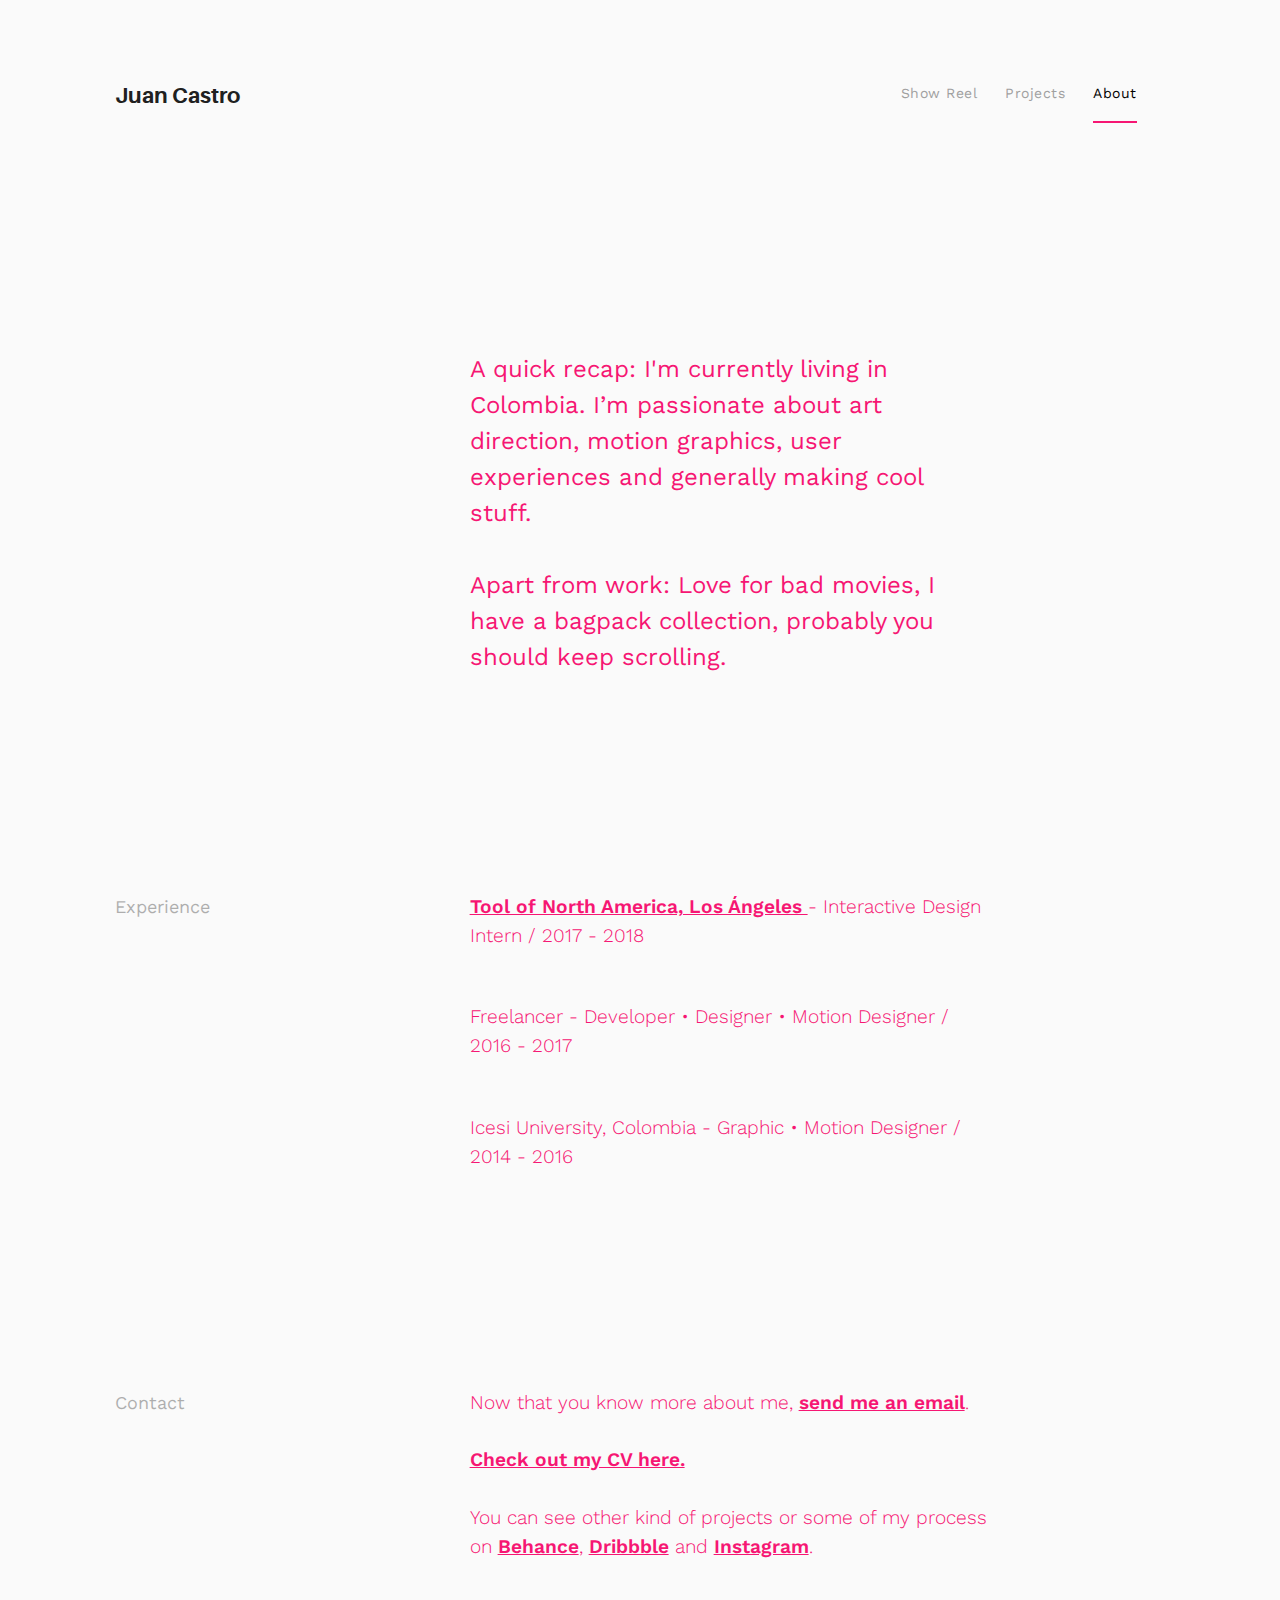
<file: about.html>
<!DOCTYPE html>
<html>
  <head>
    <meta name="viewport" content="width=device-width, initial-scale=1.0">
    <meta charset="UTF-8">
    <title>About - Juan Castro</title>
    <link rel="icon" type="image/svg+xml" href="assets/img/fav.png">
    <link rel="stylesheet" href="assets/css/aurora-pack.min.css">
    <link rel="stylesheet" href="assets/css/aurora-theme-base.min.css">
    <link rel="stylesheet" href="assets/css/urku.css">
	  
	<link href="https://fonts.googleapis.com/css?family=Work+Sans:300,400,600" rel="stylesheet">

  </head>
  <body class="top-fixed about">
      
    <header class="ae-container-fluid ae-container-fluid--full rk-header about">
      <input type="checkbox" id="mobile-menu" class="rk-mobile-menu">
      <label for="mobile-menu">
        <svg>
          <use xlink:href="assets/img/symbols.svg#bar"></use>
        </svg>
        <svg>
          <use xlink:href="assets/img/symbols.svg#bar"></use>
        </svg>
        <svg>
          <use xlink:href="assets/img/symbols.svg#bar"></use>
        </svg>
      </label>
      <div class="ae-container-fluid ae-container-fluid--inner rk-topbar ">
        <h1 class="rk-logo"><a href="index.html">Juan Castro</a></h1>
        <nav class="rk-navigation">
          <ul class="rk-menu">
             <li class=" rk-menu__item"><a href="https://vimeo.com/262932246" target="_blank" class="rk-menu__link">Show Reel</a>
            </li>
            <li class=" rk-menu__item"><a href="index.html" class="rk-menu__link">Projects</a>
            </li>
            <li class="active rk-menu__item"><a href="about.html" class="rk-menu__link">About</a>
            </li>
             
          </ul>
          
        </nav>
      </div>
    </header>
    <div class="ae-container-fluid ae-container-fluid--inner rk-main bout">
      
      
      <div class="ae-grid ae-grid--alt au-xs-ptp-1">
        <div class="ae-grid__item--alt item-lg-2">
          <h6 class="ae-u-boldest"> </h6>
          
        </div>
          <div class="ae-grid__item--alt item-lg-2">
         
          
        </div>
        <div class="ae-grid__item--alt item-lg-6">
         
          <p class="au-lh-3 bio">A quick recap: I'm currently living in Colombia. I’m passionate about art direction, motion graphics, user experiences and generally making cool stuff. <br><br>Apart from work: Love for bad movies, I have a bagpack collection, probably you should keep scrolling. </p>
        </div>
        
      </div>
        
        
        <div class="ae-grid ae-grid--alt au-xs-ptp-1 bout">
        <div class="ae-grid__item--alt item-lg-2">
          <h6 class="ae-u-boldest">Experience</h6>
          
        </div>
          <div class="ae-grid__item--alt item-lg-2">
         
          
        </div>
          
        <div class="ae-grid__item--alt item-lg-6">

          <p class="au-lh-3 exp"><a href="http://www.toolofna.com" target="_blank"><u>Tool of North America, Los Ángeles </u></a>- Interactive Design Intern /  2017 - 2018</p>
         
            <br>
          <p class="au-lh-3 exp">Freelancer -  Developer • Designer • Motion Designer / 2016 - 2017</p>
            <br>
            
          <p class="au-lh-3 exp">Icesi University, Colombia -  Graphic • Motion Designer /  2014 - 2016</p>
        </div>
            
                    
        
      </div>
        
        <div class="ae-grid ae-grid--alt au-xs-ptp-1 bout end">
        <div class="ae-grid__item--alt item-lg-2">
          <h6 class="ae-u-boldest">Contact</h6>
          
        </div>
          <div class="ae-grid__item--alt item-lg-2">
         
          
        </div>
        <div class="ae-grid__item--alt item-lg-6">
         
          <p class="au-lh-3 exp">Now that you know more about me, <a href="mailto:juanccastro02@gmail.com?Subject=Hello%20again" target="_top"><u>send me an email</u></a>.
              
              <br>
            <br>
            <a class="underline" href="https://drive.google.com/open?id=1ollXIc7K26URHgT7K8SdLclC-DTqO4MB"  target="_blank"><u>Check out my CV here.</u></a>
              
              <br> <br>You can see other kind of projects or some of my process 
              on <a href="https://www.behance.net/madbutchill"  target="_blank"><u>Behance</u></a>, <a href="https://www.dribbble.com/madbutchill"  target="_blank"><u>Dribbble</u></a> and <a href="https://www.instagram.com/madbutchill"  target="_blank"><u>Instagram</u></a>.
            
            
            </p>
            
            
        </div>
        
      </div>
        
       
    </div>
            <script src='https://cdnjs.cloudflare.com/ajax/libs/jquery/2.1.3/jquery.min.js'></script>

    <script src="assets/js/svg4everybody.min.js"></script>
    <script src="assets/js/smooth.js"></script>

    <script>svg4everybody();</script>
  </body>
</html>
</file>
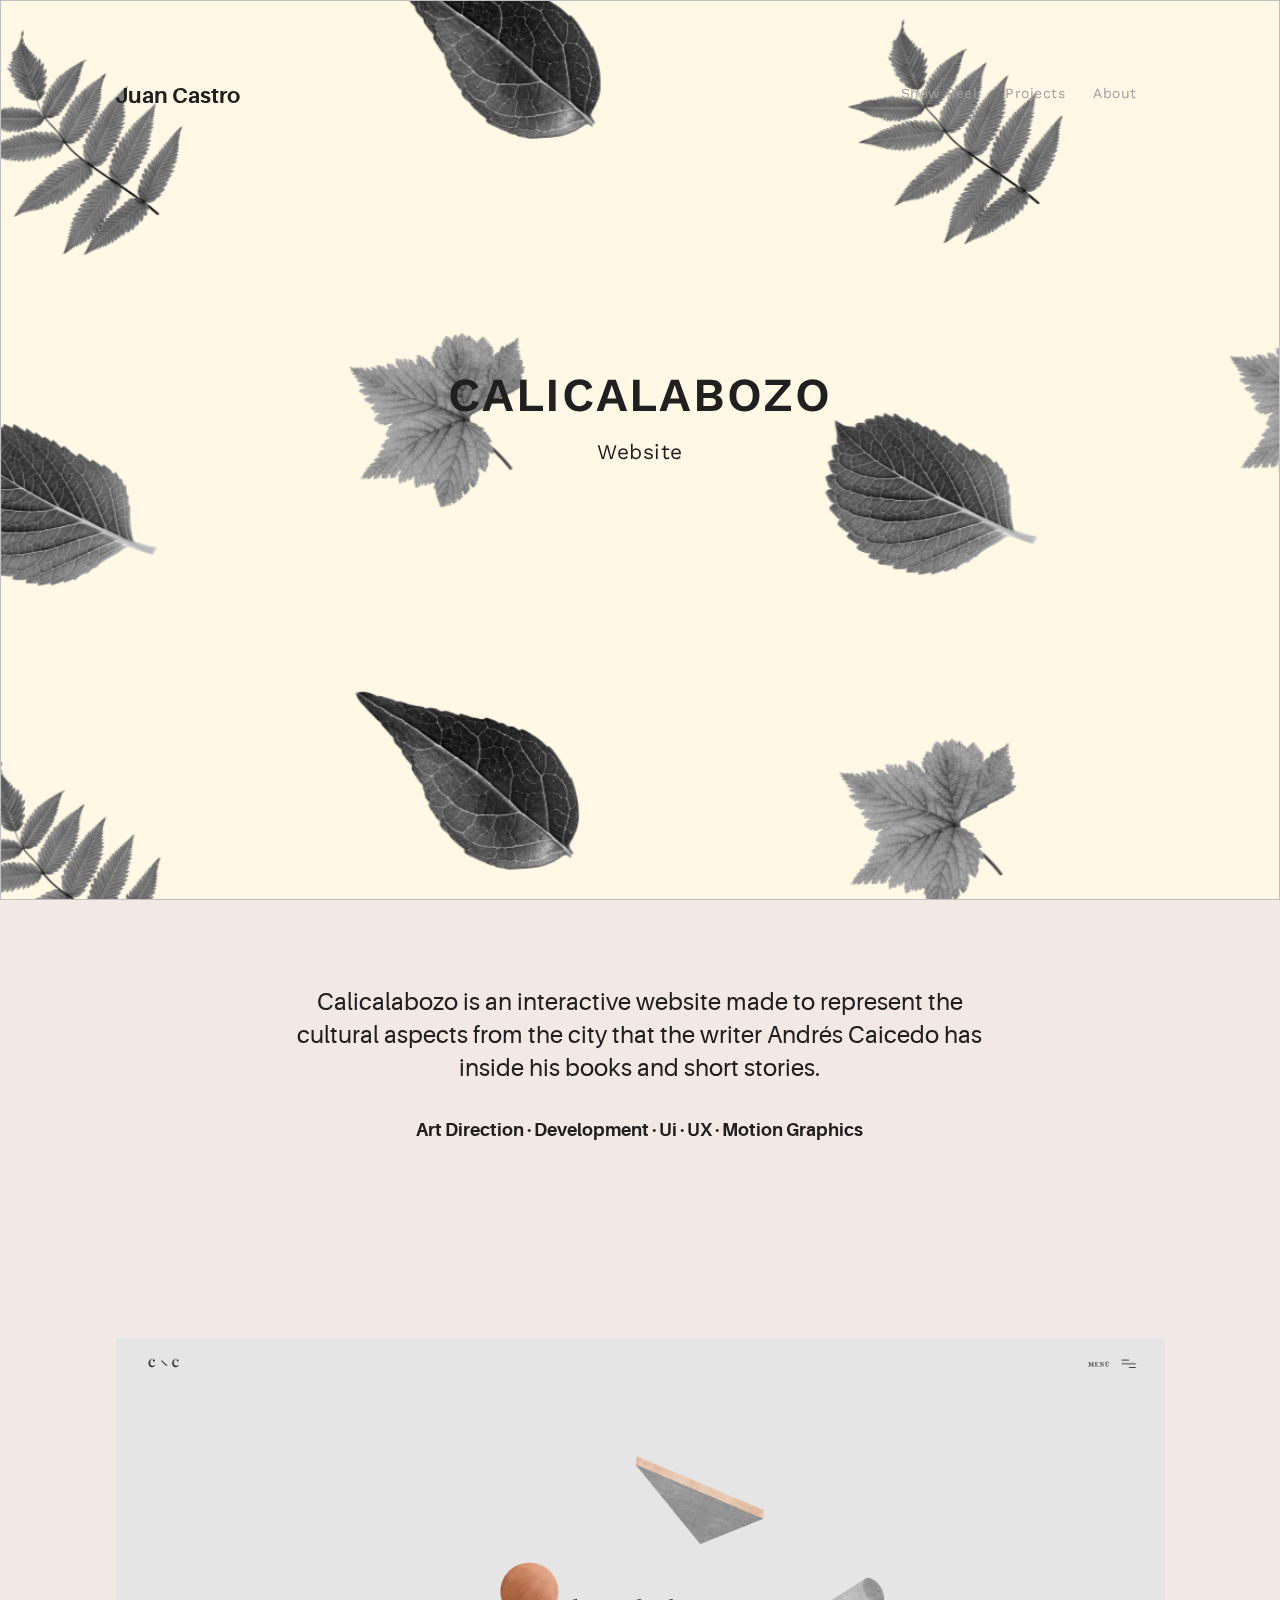
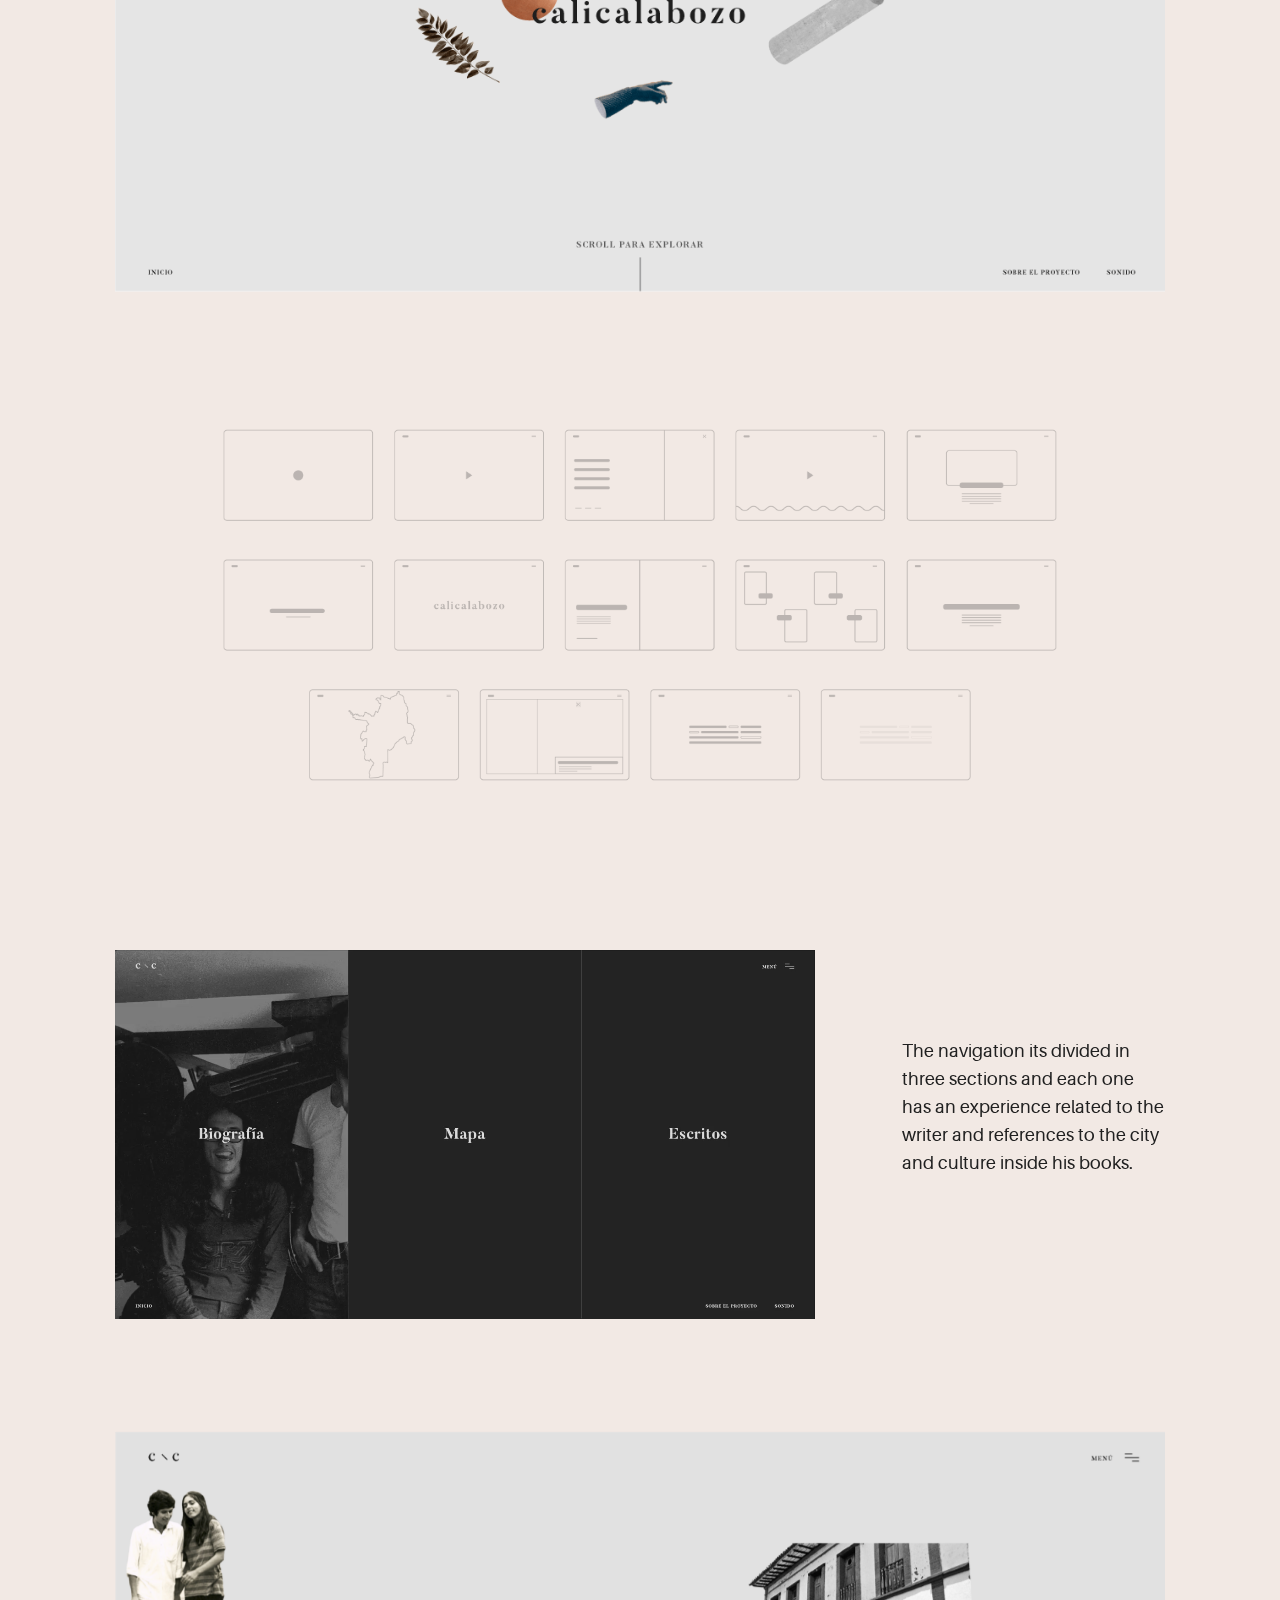
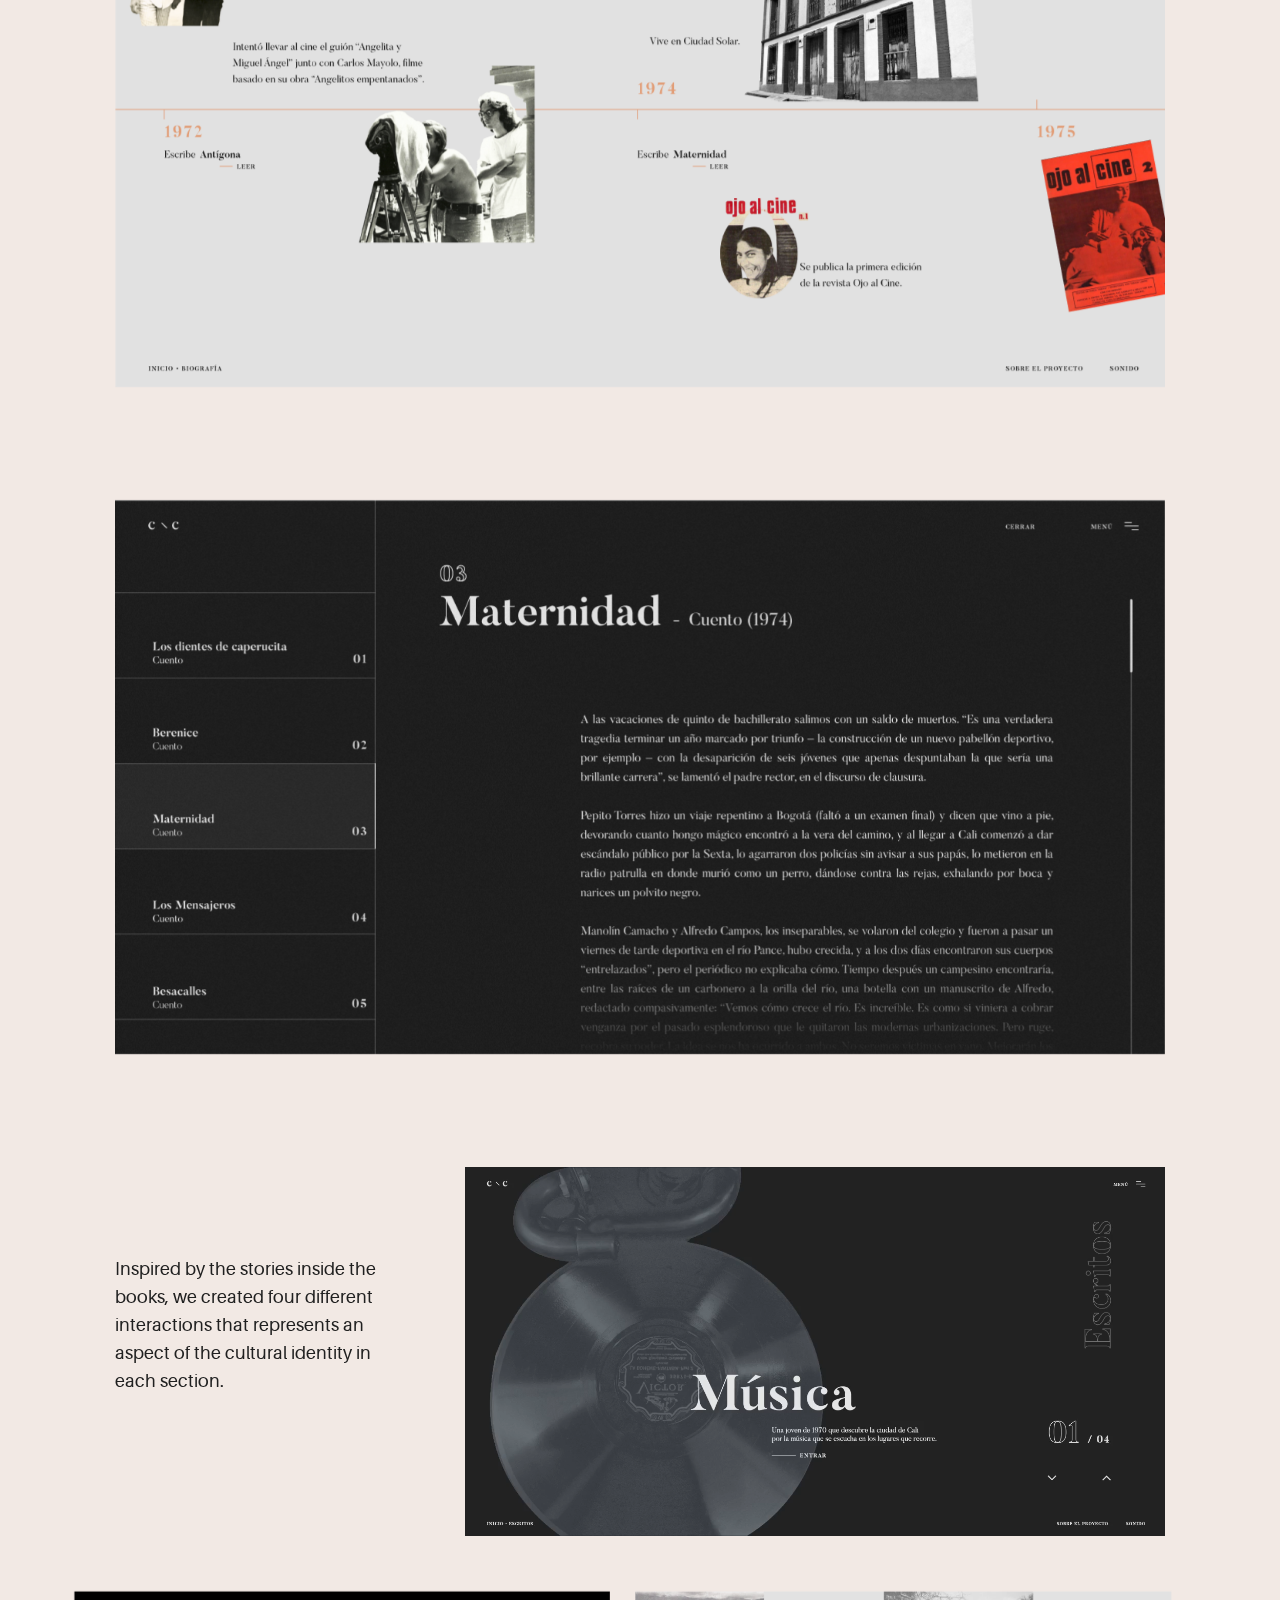
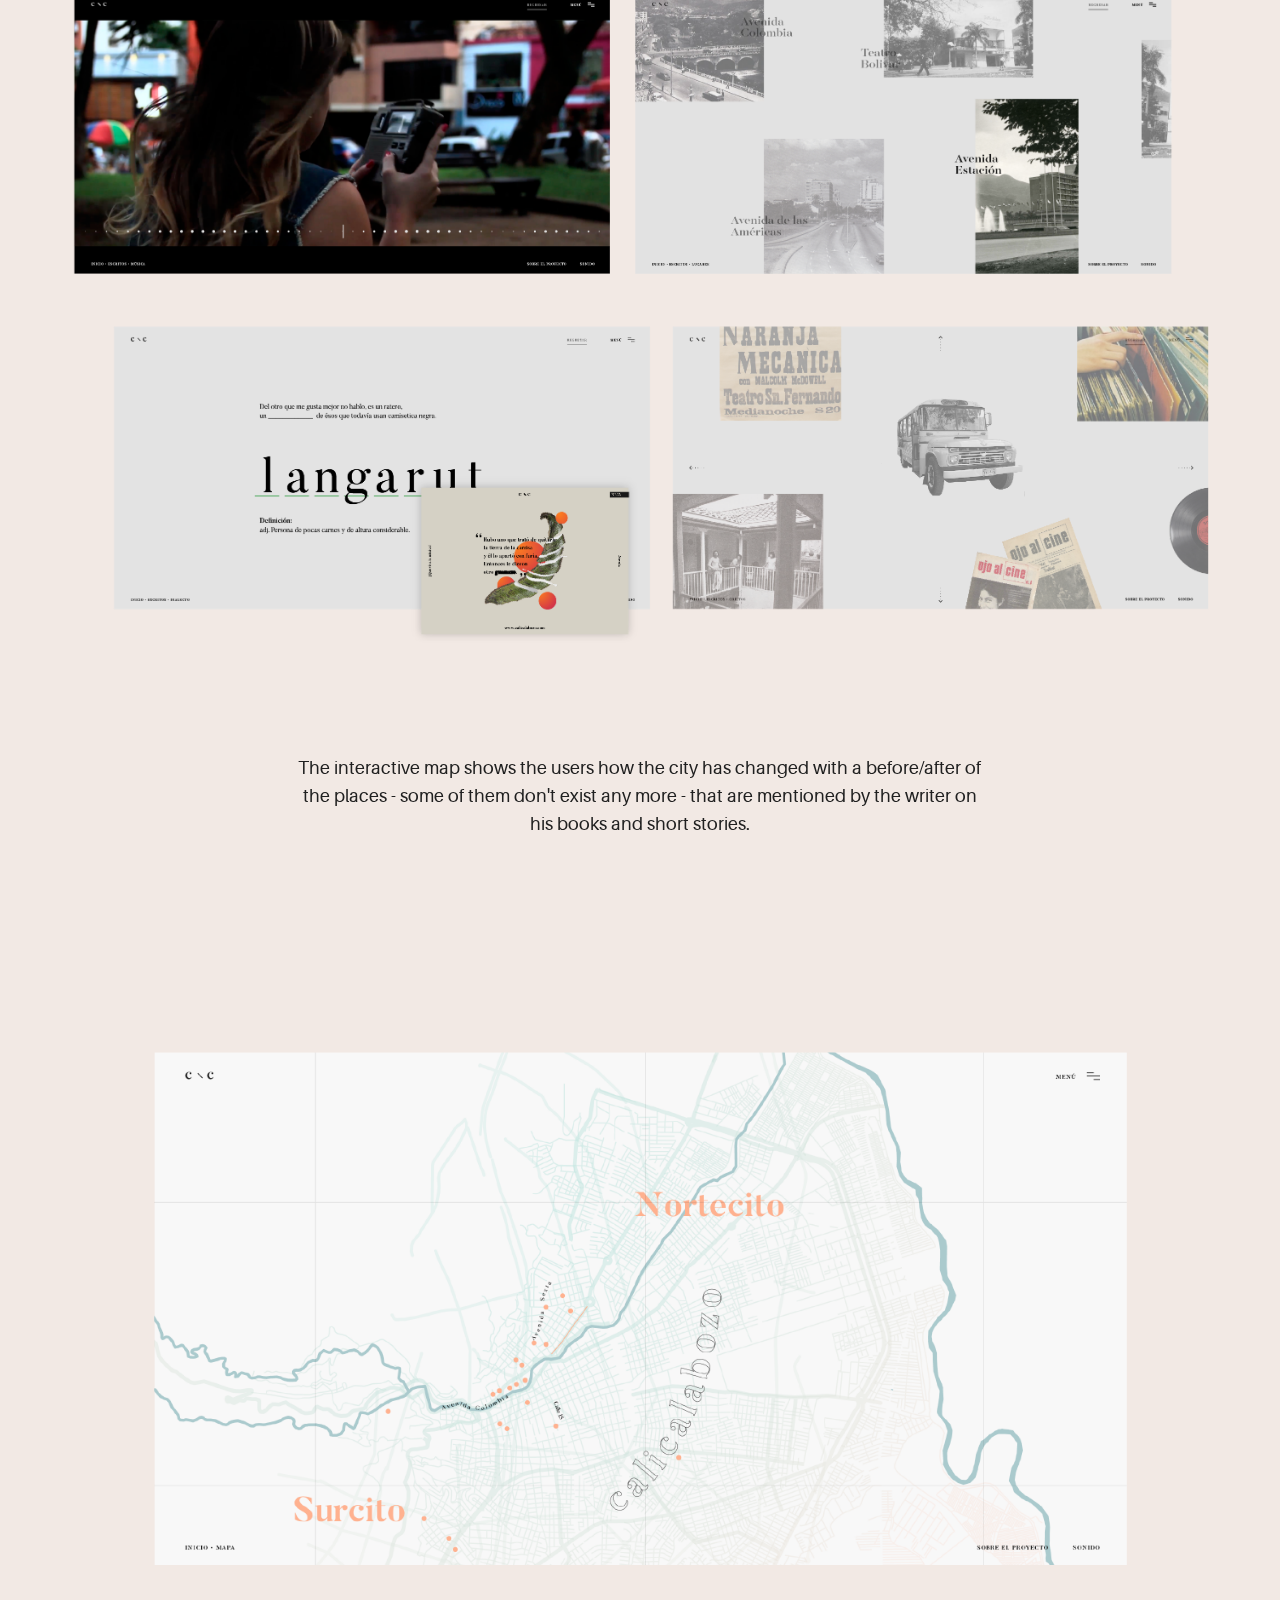
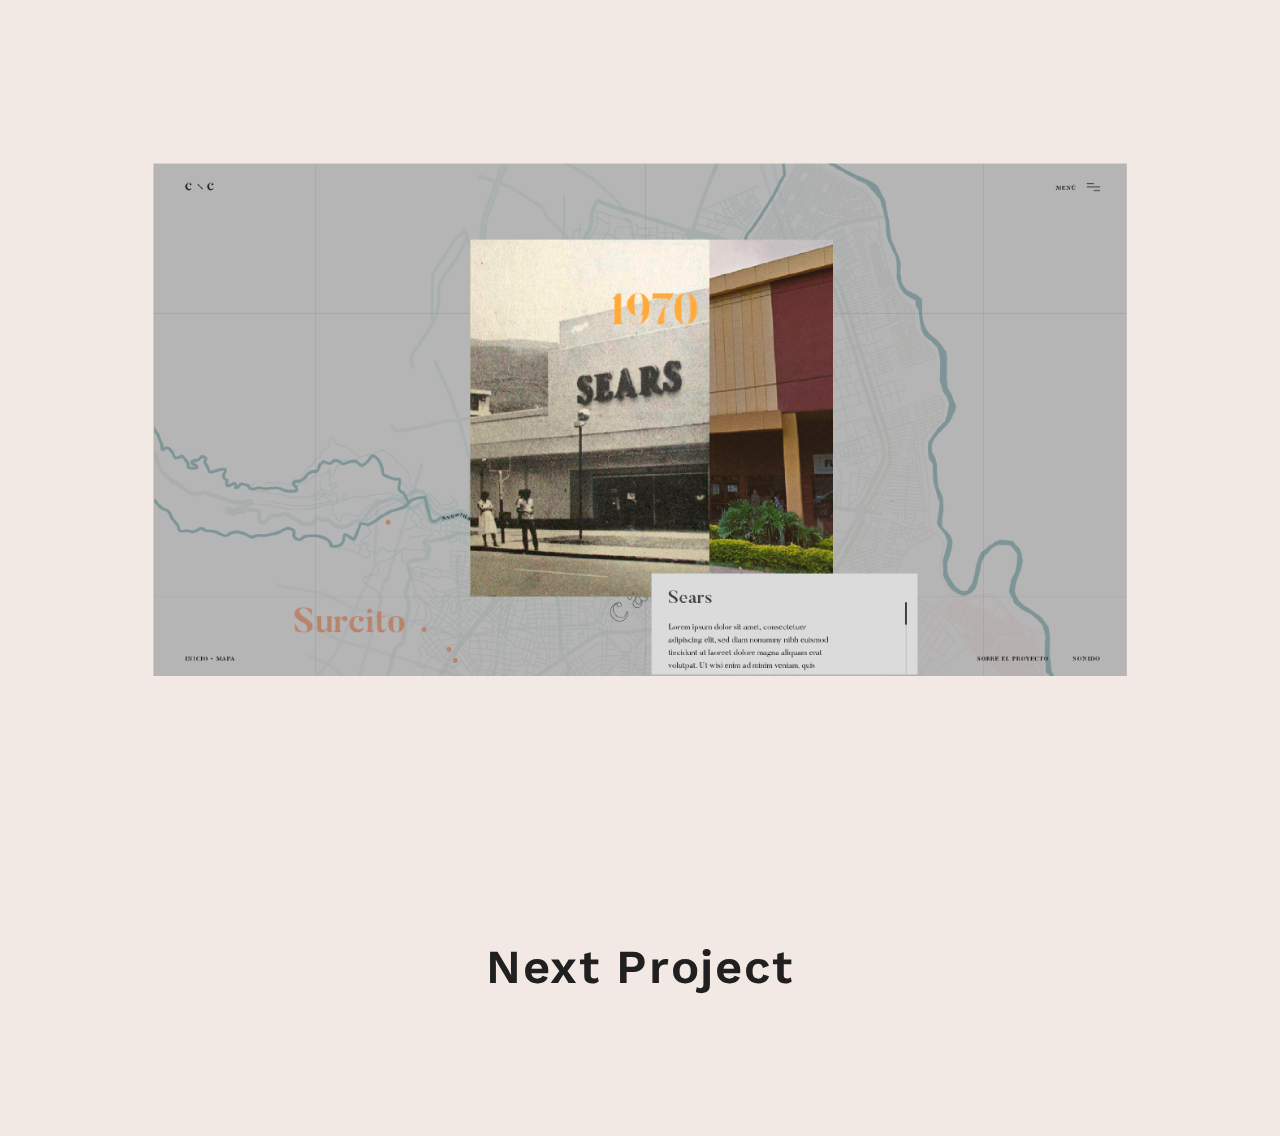
<file: calicalabozo.html>
<!DOCTYPE html>
<html>
  <head>
    <meta name="viewport" content="width=device-width, initial-scale=1.0">
    <meta charset="UTF-8">
    <title>Calicalabozo | Juan Castro • Interactive Designer</title>
    <link rel="icon" type="image/svg+xml" href="assets/img/fav.png">
    <link rel="stylesheet" href="assets/css/aurora-pack.css">
    <link rel="stylesheet" href="assets/css/aurora-theme-base.min.css">
    <link rel="stylesheet" href="assets/css/urku.css">
      <link href="https://fonts.googleapis.com/css?family=Work+Sans:300,600" rel="stylesheet">
  </head>
  <body class="top-fixed item">
<!--     <div class="item-inside-1"></div> -->
      <img class="bg-project bg-item-1" >
      <header class="ae-container-fluid ae-container-fluid--full rk-header ">
      <input type="checkbox" id="mobile-menu" class="rk-mobile-menu">
      <label for="mobile-menu">
        <svg>
          <use xlink:href="assets/img/symbols.svg#bar"></use>
        </svg>
        <svg>
          <use xlink:href="assets/img/symbols.svg#bar"></use>
        </svg>
        <svg>
          <use xlink:href="assets/img/symbols.svg#bar"></use>
        </svg>
      </label>
      <div class="ae-container-fluid ae-container-fluid--inner rk-topbar">
        <h1 class="rk-logo"><a href="index.html">Juan Castro</a></h1>
        <nav class="rk-navigation">
          <ul class="rk-menu">
               <li class=" rk-menu__item"><a href="https://vimeo.com/262932246" target="_blank" class="rk-menu__link">Show Reel</a>
            </li>

            <li class="rk-menu__item"><a href="index.html" class="rk-menu__link ">Projects</a>
            </li>
            <li class=" rk-menu__item"><a href="about.html" class="rk-menu__link  ">About</a>
            </li>
         
          </ul>
          
        </nav>
      </div>
    </header>
     
     
      
    <section class="ae-container-fluid ae-container-fluid--full">
      
      <header class="rk-portfolio-cover">
        <div class="item-inside__meta">
          <h1 class=" rk-portfolio-title ">CALICALABOZO</h1>
          <p class="ae-theta rk-portfolio-category ">Website</p>
        </div>
      </header>
      <div class="ae-container-fluid ae-container-fluid--inner">
        <div class="ae-grid ae-grid--collapse au-xs-ptp-1 au-xs-pbp-1">
          <div class="ae-grid__item item-lg-8 item-lg--offset-2">
            
            <p class="ae-eta item-exp">Calicalabozo is an interactive website made to represent the cultural aspects from the city that the writer Andrés Caicedo has inside his books and short stories. </p>
              
              <p class="ae-eta item-role">Art Direction  ·  Development  ·  Ui  ·  UX  ·  Motion Graphics</p>
           
          </div>
        </div>
          
        <div class="ae-grid ae-grid--collapse">
          <div class="ae-grid__item item-lg--auto"><img src="assets/img/work-1.png" ></div>
        </div>
      </div>
        
		
      <div class="ae-container-fluid ae-container-fluid--inner rk-portfolio--inner"> 
        
		  <div class="ae-grid__item item-lg--auto space"><img src="assets/img/wireframe.png" ></div>
		  
        <div class="ae-grid ae-grid--collapse space">
          <div class="ae-grid__item item-lg-8">
			  <video width="100%" autoplay loop>
			    <source src="assets/img/menu.mp4" type="video/mp4">
			  </video></div>
          <div class="ae-grid__item item-lg-3 item-lg--offset-1 au-lg-ptp-1">
            
            <p class="au-mb-3">The navigation its divided in three sections and each one has an experience related to the writer and references to the city and culture inside his books.</p>
          </div>
        </div>
        
        <div class="ae-grid ae-grid--collapse space">
          <div class="ae-grid__item item-lg--auto"><img src="assets/img/bio-2.png"></div>
        </div>
		  
		  <div class="ae-grid ae-grid--collapse space">
          <div class="ae-grid__item item-lg--auto"><img src="assets/img/bio-3.png"></div>
        </div>
        
          <div class="ae-grid ae-grid--collapse ">
         
          <div class="ae-grid__item item-lg-3  au-lg-ptp-1">
            <p>Inspired by the stories inside the books, we created four different interactions that represents an aspect of the cultural identity in each section.</p>
          </div>
              
         <div class="ae-grid__item item-lg--offset-1 item-lg-8">
			  <video width="100%" autoplay loop>
			    <source src="assets/img/escritos.mp4" type="video/mp4">
			  </video>
			  
			  </div>
              
        </div>
        
		  
      </div>
		
          <div class="ae-grid__item item-lg--auto"><img src="assets/img/work-collage-1.png" ></div>
		  
		  <div class="ae-grid__item item-lg--auto"><img src="assets/img/work-collage-2.png" ></div>
		
		
		<div class="ae-container-fluid ae-container-fluid--inner rk-portfolio--inner"> 
			
			
			
		<div class="ae-grid ae-grid--collapse au-xs-ptp-1 au-xs-pbp-1">
          <div class="ae-grid__item item-lg-8 item-lg--offset-2">
            
            <p class="au-mb-3 item-exp ">The interactive map shows the users how the city has changed with a before/after of the places - some of them don't exist any more - that are mentioned by the writer on his books and short stories.</p>
              
           
          </div>
        </div>
			
			

		</div>
		
		<div class="ae-container-fluid ae-container-fluid--inner">
          
        <div class="ae-grid ae-grid--collapse">
          <div class="ae-grid__item item-lg--auto"><img src="assets/img/mapa1.png"></div>
        </div>
			
		<div class="ae-grid ae-grid--collapse ">
			 <div class="ae-grid__item item-lg--auto"><img src="assets/img/mapa2.png"></div> 
		</div>
			
      </div>
        
        
    </section>
      
      <footer class="ae-container-fluid ae-container-fluid--inner rk-footer space">
        <div class="item-inside__meta">
          <a href="mil810.html"><h1 class="rk-portfolio-title">Next Project</h1></a>
        </div>
        
        </footer>
      
     
              <script src='https://cdnjs.cloudflare.com/ajax/libs/jquery/2.1.3/jquery.min.js'></script>

<script src="assets/js/smooth.js"></script>
    <script src="assets/js/svg4everybody.min.js"></script>
    <script>svg4everybody();</script>
  </body>
</html>
</file>
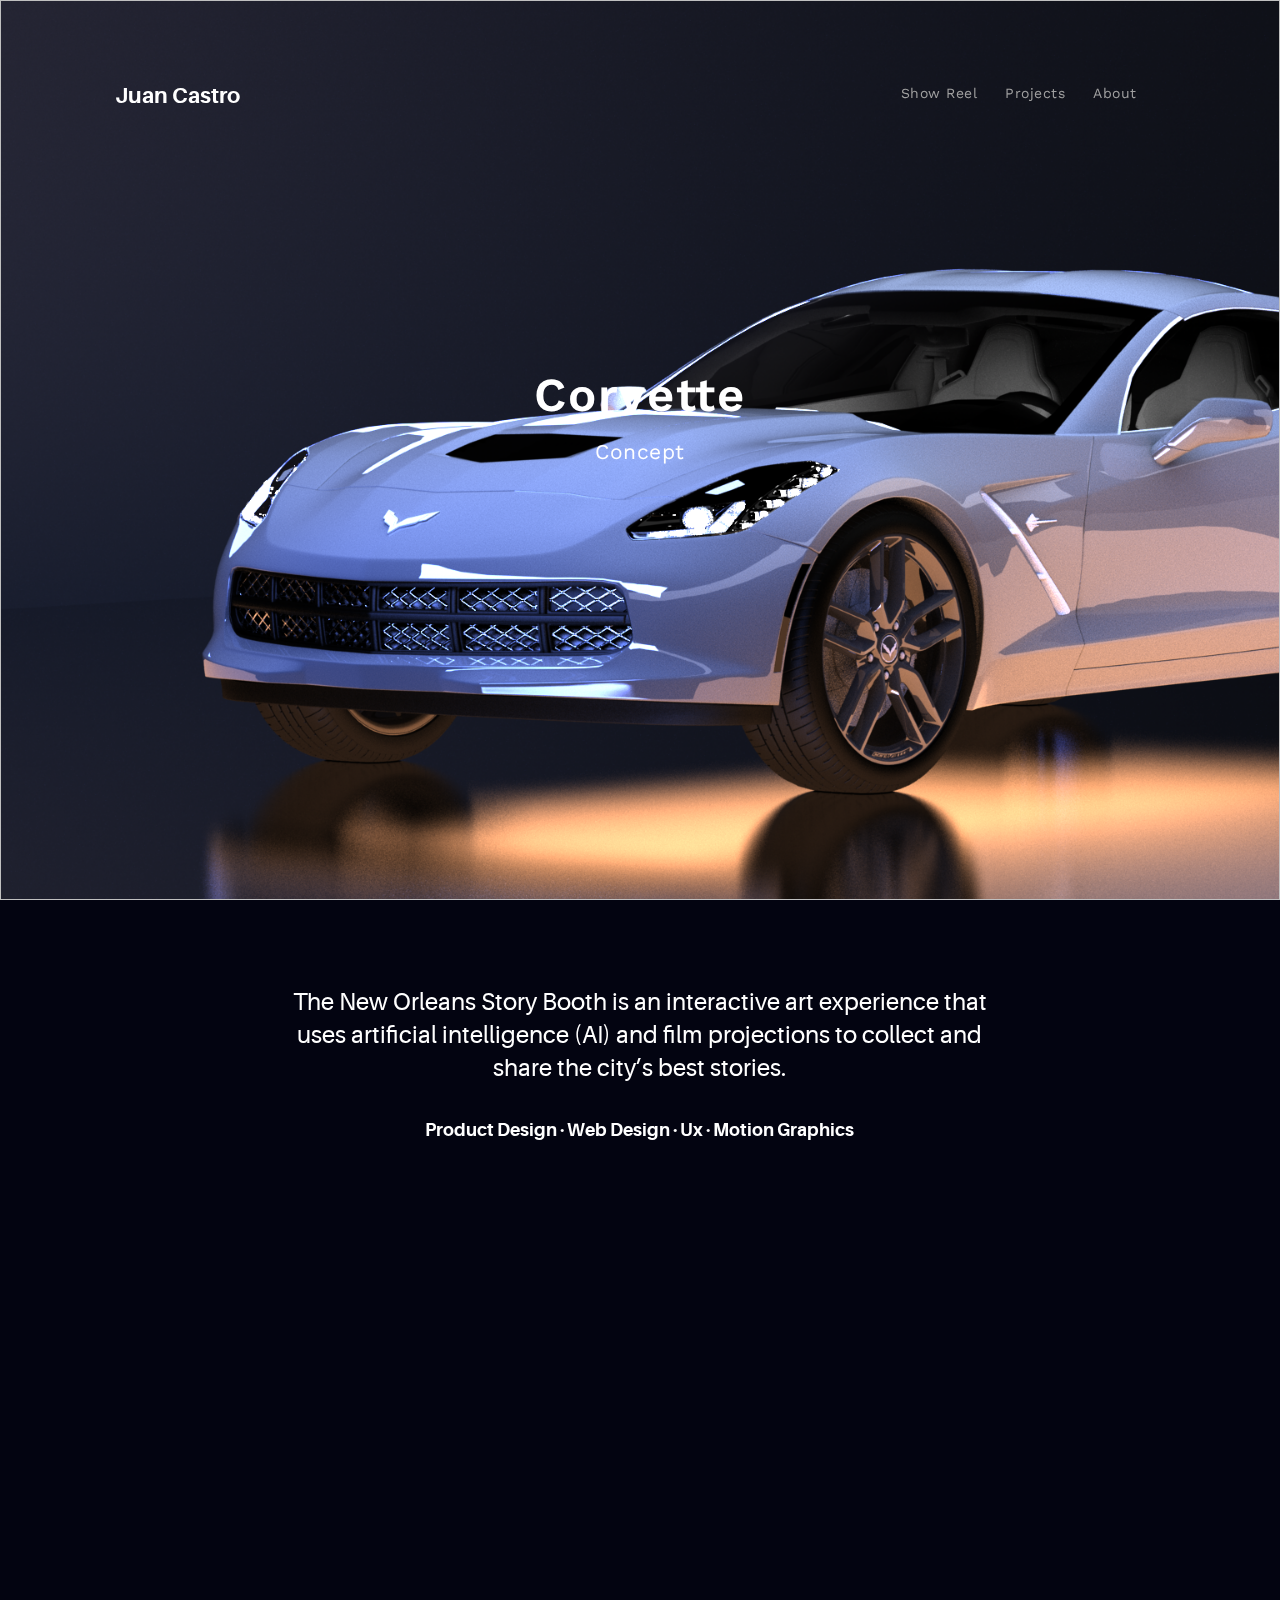
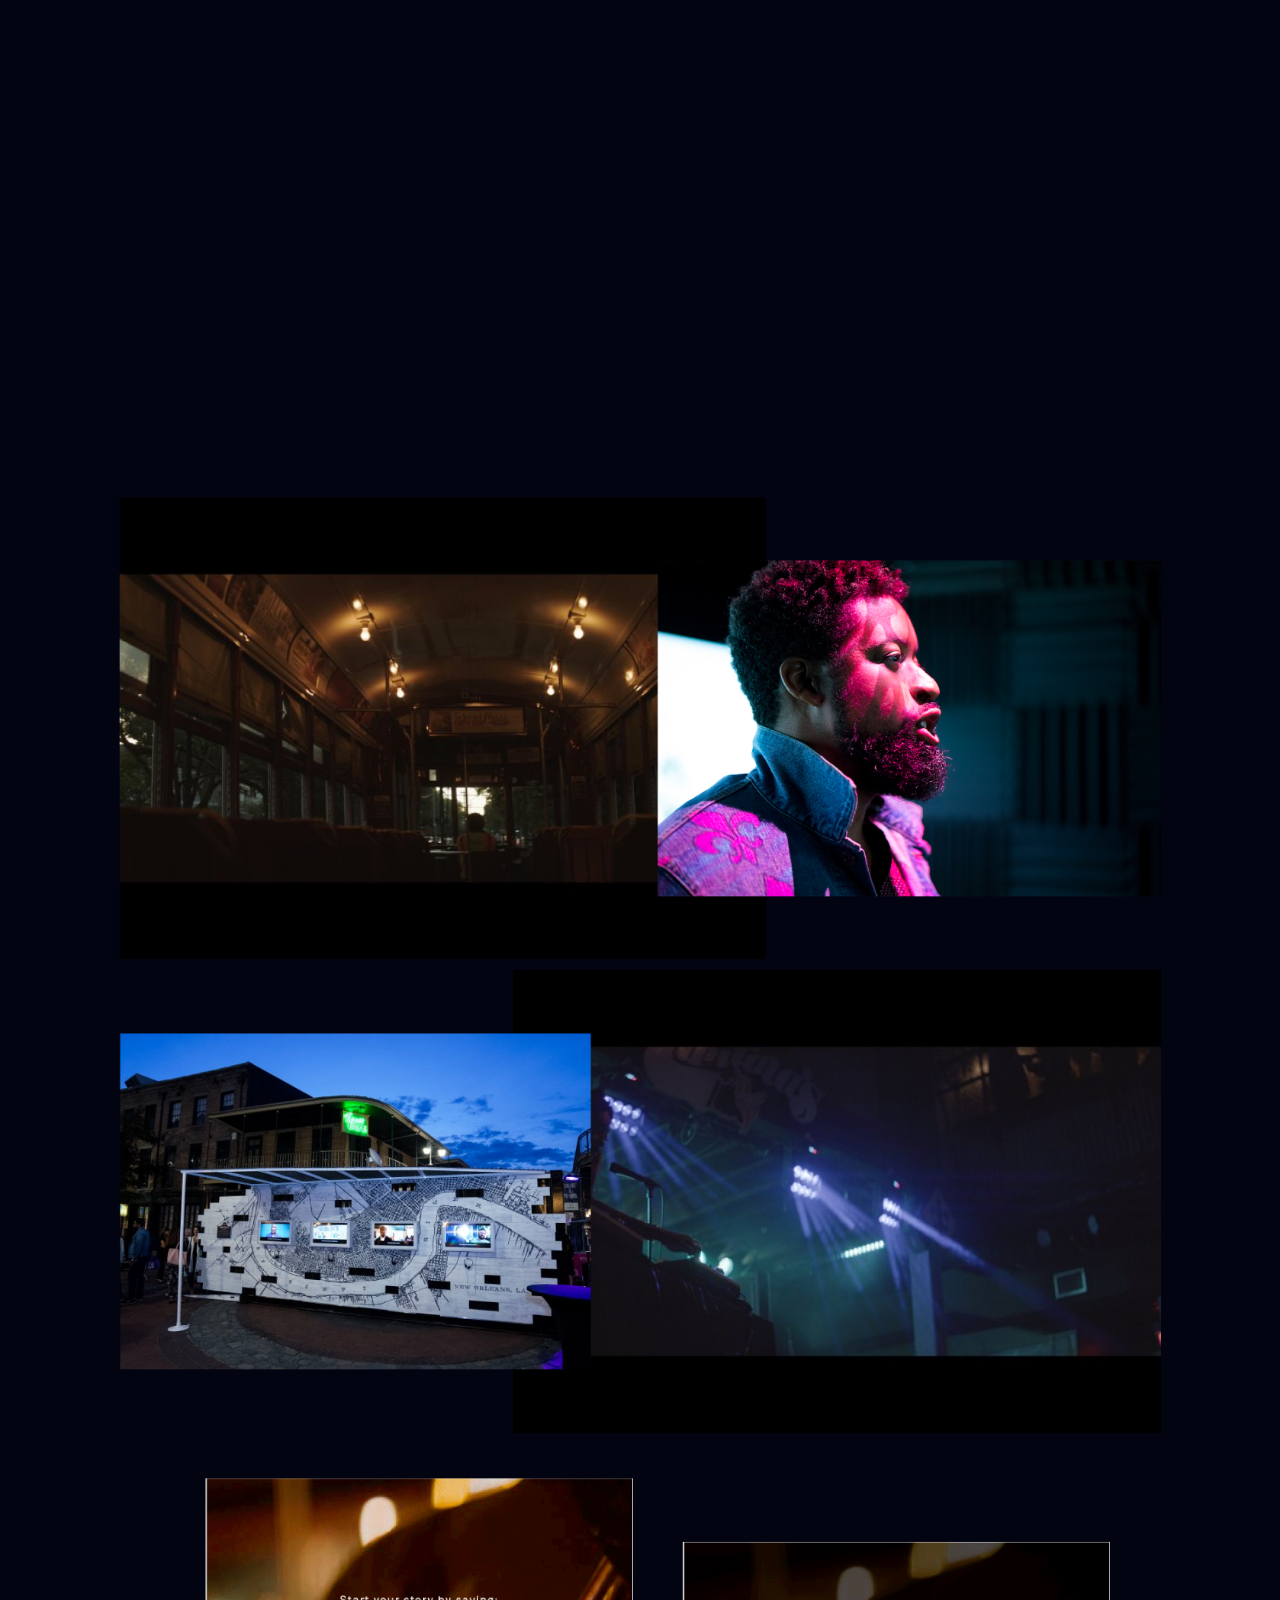
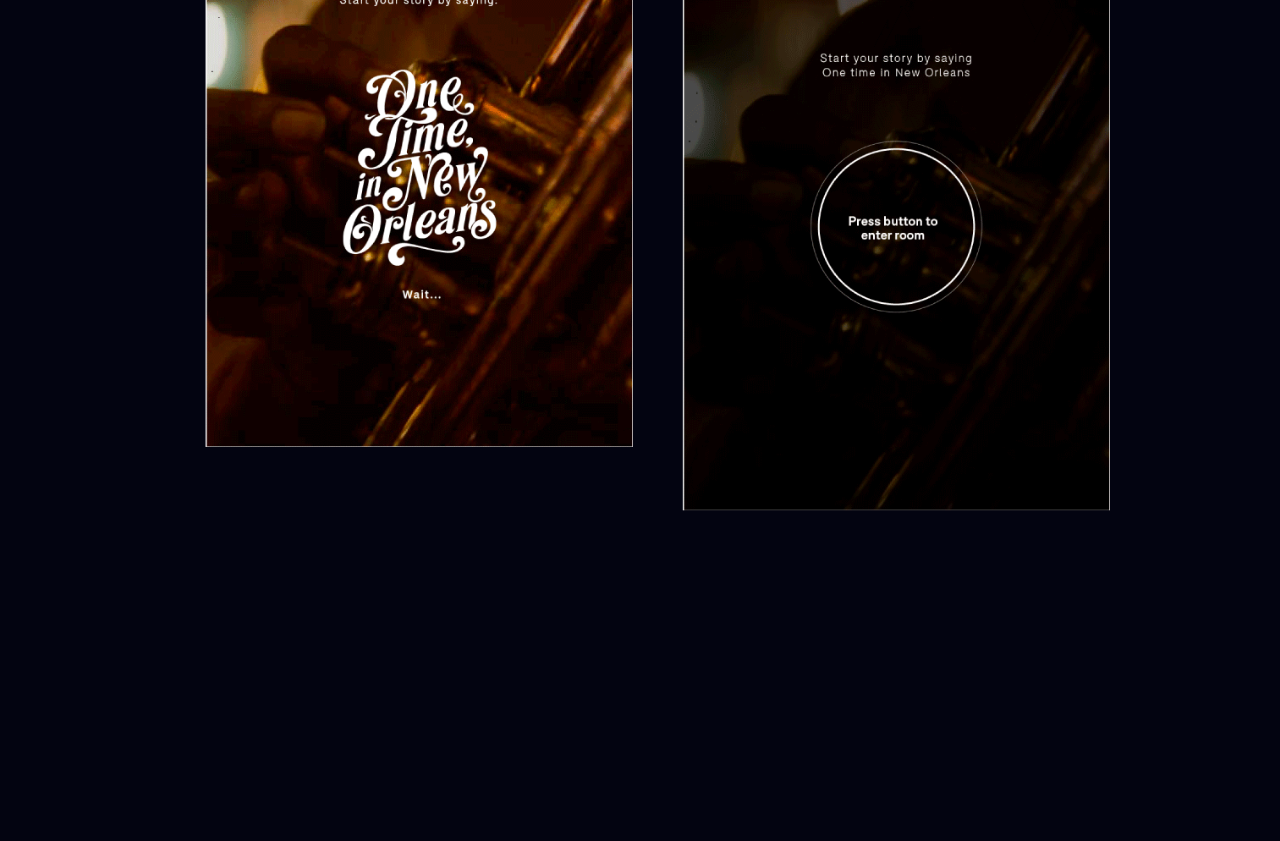
<file: corvette.html>
<!DOCTYPE html>
<html>
  <head>
    <meta name="viewport" content="width=device-width, initial-scale=1.0">
    <meta charset="UTF-8">
    <title>NOLA 300 - Juan Castro</title>
    <link rel="stylesheet" href="assets/css/aurora-pack.css">
    <link rel="stylesheet" href="assets/css/aurora-theme-base.min.css">
    <link rel="stylesheet" href="assets/css/urku.css">
    <link href="https://fonts.googleapis.com/css?family=Work+Sans:300,600" rel="stylesheet">
	  
	  
	  
	  <!-- Search Engine -->
    <meta name="description" content="Juan Castro is an Interactive Designer focused on Art Direction, Web Design, Motion Graphics and User Experience." />

    <!-- Schema.org for Google -->
    <meta itemprop="name" content="Juan Castro - Interactive Designer" />
    <meta itemprop="description" content="Juan Castro is an Interactive Designer focused on Art Direction, Web Design, Motion Graphics and User Experience." />
    <meta itemprop="image" content="https://juanccastro.github.io/fwa/imgs/cover-meta.png" />
    <!-- Twitter -->
    <meta name="twitter:card" content="summary_large_image" />
    <meta name="twitter:title" content="Juan Castro - Interactive Designer" />
    <meta name="twitter:description" content="Juan Castro is an Interactive Designer focused on Art Direction, Web Design, Motion Graphics and User Experience." />
    <meta name="twitter:site" content="@unmochilero" />
    <meta name="twitter:creator" content="@unmochilero" />
    <meta name="twitter:image:src" content="https://juanccastro.github.io/fwa/imgs/cover-meta.png" />
    <!-- Open Graph general (Facebook, Pinterest & Google+) -->
    <meta name="og:title" content="Juan Castro - Interactive Designer" />
    <meta name="og:description" content="Juan Castro is an Interactive Designer focused on Art Direction, Web Design, Motion Graphics and User Experience." />
    <meta name="og:image" content="https://juanccastro.github.io/fwa/imgs/cover-meta.png" />
    <meta name="og:image:width" content="1200" />
    <meta name="og:image:height" content="630" />
    <meta name="og:site_name" content="Juan Castro - Interactive Designer" />
    <meta name="og:type" content="website" />
	
	<link rel="apple-touch-icon" sizes="180x180" href="assets/img/favicon/apple-touch-icon.png">
	<link rel="icon" type="image/png" sizes="32x32" href="assets/img/favicon/favicon-32x32.png">
	<link rel="icon" type="image/png" sizes="16x16" href="assets/img/favicon/favicon-16x16.png">
	<link rel="manifest" href="assets/img/favicon/site.webmanifest">
	<meta name="msapplication-TileColor" content="#000000">
	<meta name="theme-color" content="#ffffff">
	
	  
	  
  </head>
  <body class="top-fixed tostitos">
<!--     <div class="item-inside-1"></div> -->
      <img class="bg-project bg-item-5" >
      <header class="ae-container-fluid ae-container-fluid--full rk-header ">
      <input type="checkbox" id="mobile-menu" class="rk-mobile-menu">
      <label for="mobile-menu">
        <svg>
          <use xlink:href="assets/img/symbols.svg#bar"></use>
        </svg>
        <svg>
          <use xlink:href="assets/img/symbols.svg#bar"></use>
        </svg>
        <svg>
          <use xlink:href="assets/img/symbols.svg#bar"></use>
        </svg>
      </label>
      <div class="ae-container-fluid ae-container-fluid--inner rk-topbar">
        <h1 class="rk-logo white"><a href="index.html">Juan Castro</a></h1>
        <nav class="rk-navigation">
          <ul class="rk-menu">
               <li class=" rk-menu__item"><a href="https://vimeo.com/262932246" target="_blank" class="rk-menu__link">Show Reel</a>
            </li>

            <li class="rk-menu__item"><a href="index.html" class="rk-menu__link ">Projects</a>
            </li>
            <li class=" rk-menu__item"><a href="about.html" class="rk-menu__link  ">About</a>
            </li>
         
          </ul>
          
        </nav>
      </div>
    </header>
     
     
      
    <section class="ae-container-fluid ae-container-fluid--full">
      
      <header class="rk-portfolio-cover">
        <div class="item-inside__meta">
          <h1 class=" rk-portfolio-title white">Corvette</h1>
          <p class="ae-theta rk-portfolio-category white">Concept</p>
        </div>
      </header>
      <div class="ae-container-fluid ae-container-fluid--inner">
        <div class="ae-grid ae-grid--collapse au-xs-ptp-1 au-xs-pbp-1">
          <div class="ae-grid__item item-lg-8 item-lg--offset-2">
            
            <p class="ae-eta item-exp white">The New Orleans Story Booth is an interactive art experience that uses artificial intelligence (AI) and film projections to collect and share the city’s best stories.</p>
              
              <p class="ae-eta item-role white">Product Design  ·  Web Design ·  Ux ·  Motion Graphics</p>
           
          </div>
        </div>
          
        <div class="ae-grid ae-grid--collapse space">
          <div class="ae-grid__item item-lg--auto">
			<iframe width="100%" height="720px" src="https://www.youtube.com/embed/reQQvEBIPCM?rel=0&amp;controls=0&amp;showinfo=0" frameborder="0" allow="autoplay; encrypted-media" allowfullscreen></iframe>
			  
			
			</div>
            
        </div>
      </div>
        
         
        
		
      <div class="ae-container-fluid ae-container-fluid--inner rk-portfolio--inner">
           <div class="ae-grid__item item-lg--auto "><img src="assets/img/nola1.png" ></div>
        
         
        <div class="ae-grid__item item-lg--auto "><img src="assets/img/nola2.png" ></div>
        
        
        <div class="ae-grid ae-grid--collapse ">
          <div class="ae-grid__item item-lg--auto"><img src="assets/img/nola3.png"></div>
        </div>
          
		  
      </div>
		
          
        
    </section>
      
      <footer class="ae-container-fluid ae-container-fluid--inner rk-footer space">
        <div class="item-inside__meta">
			<!--<a href="about.html"><h1 class=" rk-portfolio-title white">About Me</h1>
			</a>  -->      </div>
        
        </footer>
      
     
              <script src='https://cdnjs.cloudflare.com/ajax/libs/jquery/2.1.3/jquery.min.js'></script>

<script src="assets/js/smooth.js"></script>
    <script src="assets/js/svg4everybody.min.js"></script>
    <script>svg4everybody();</script>
  </body>
</html>
</file>
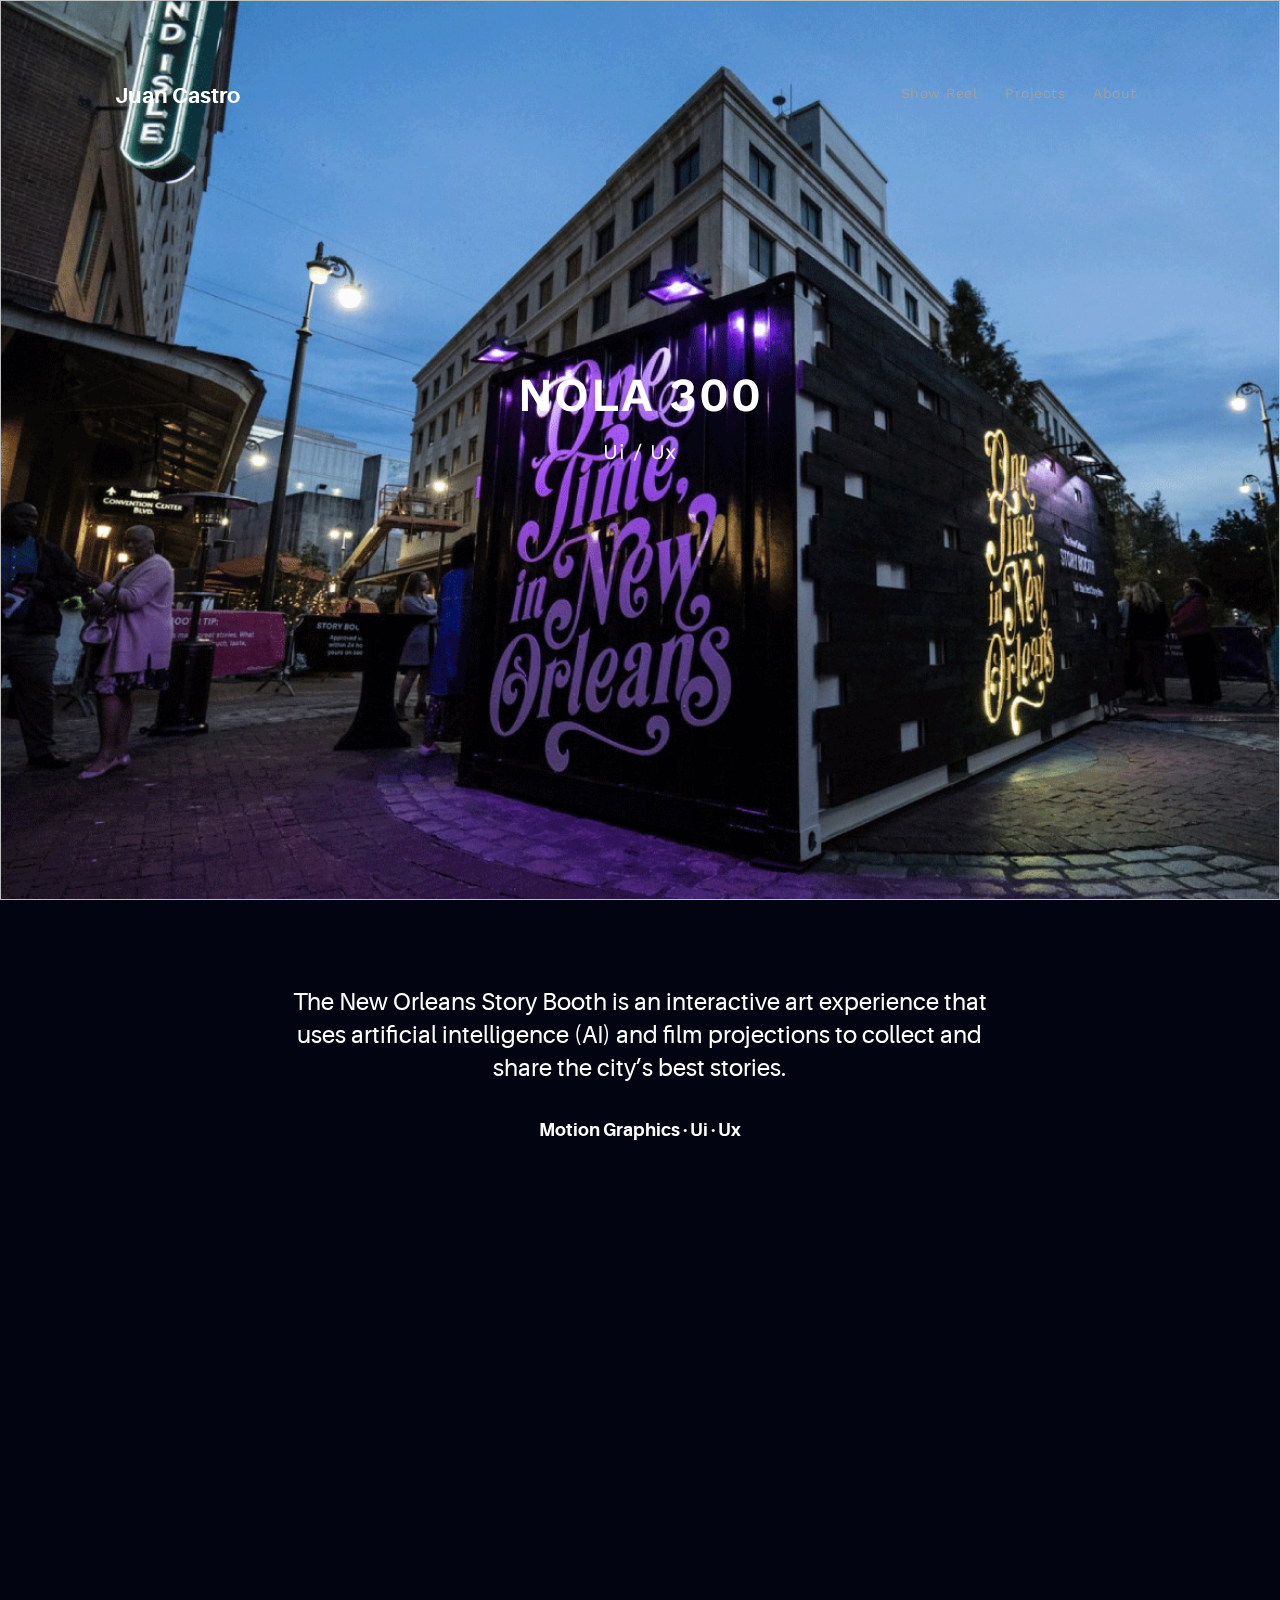
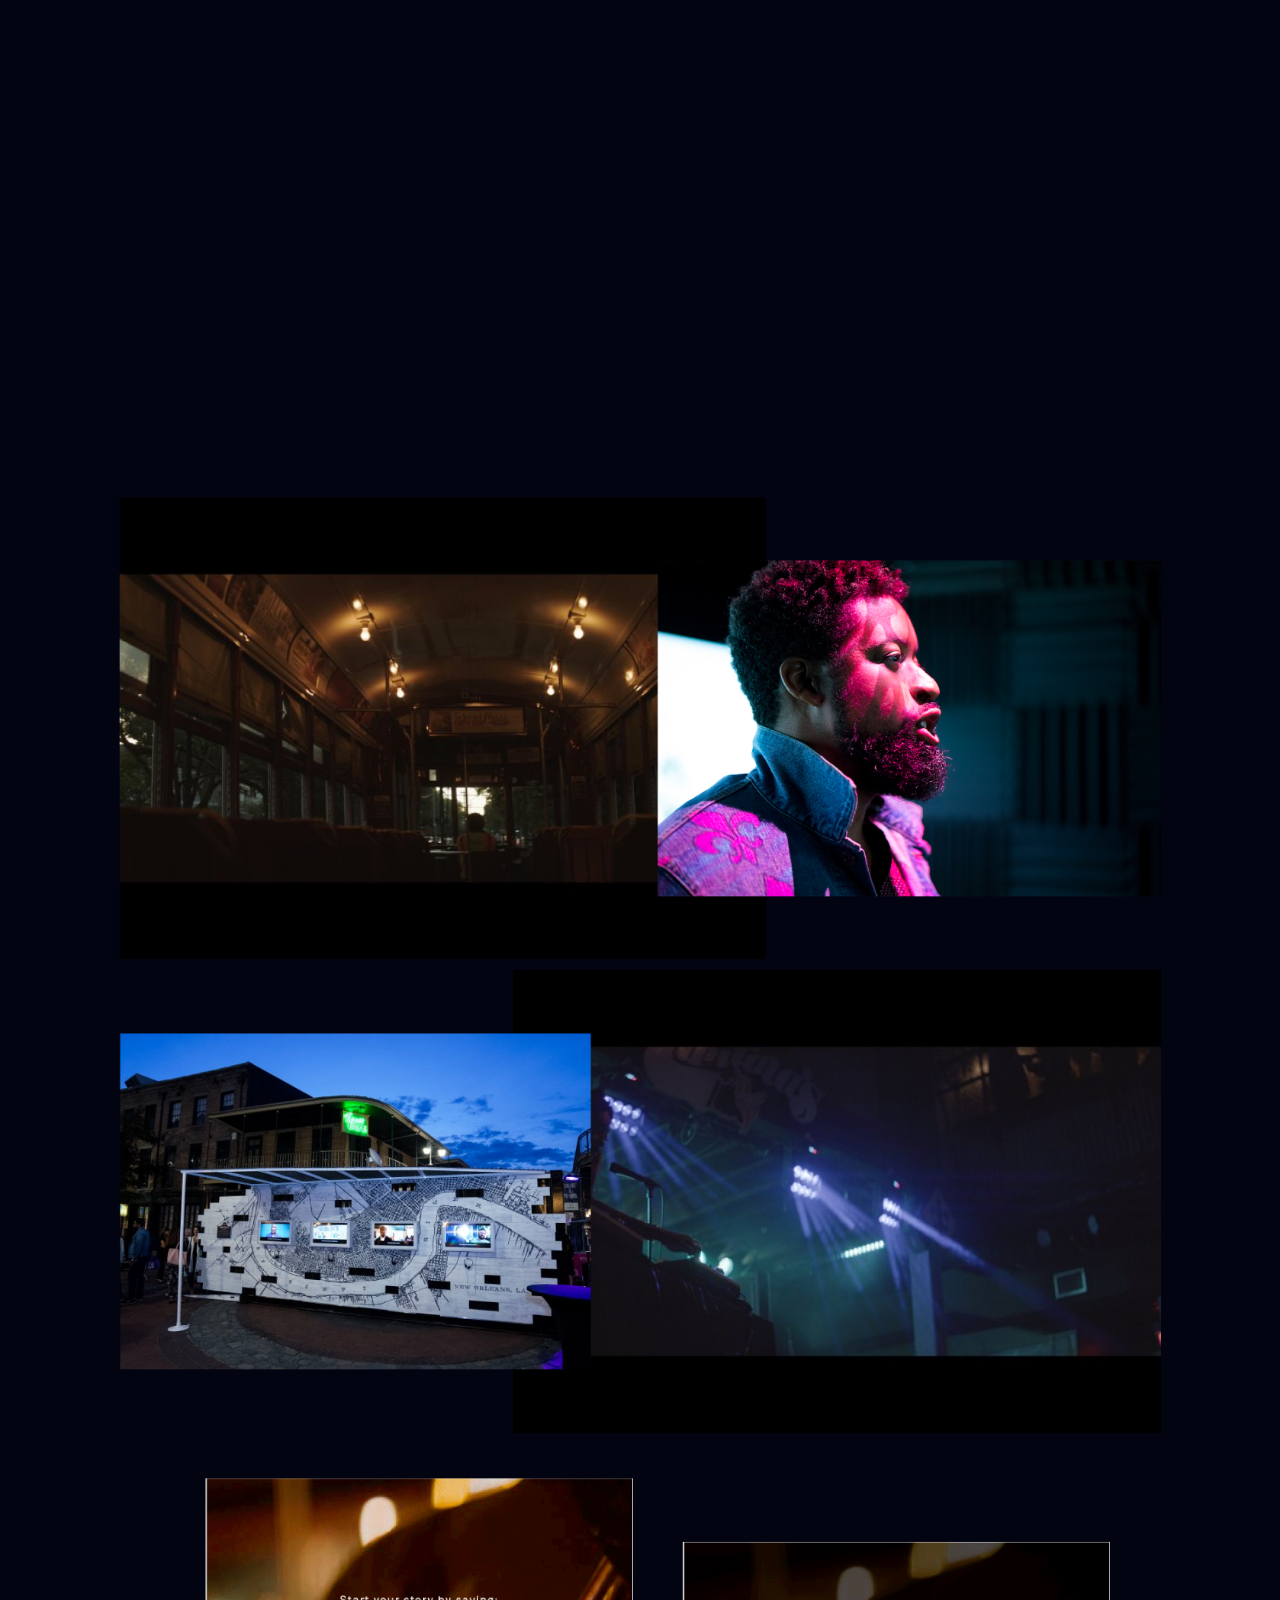
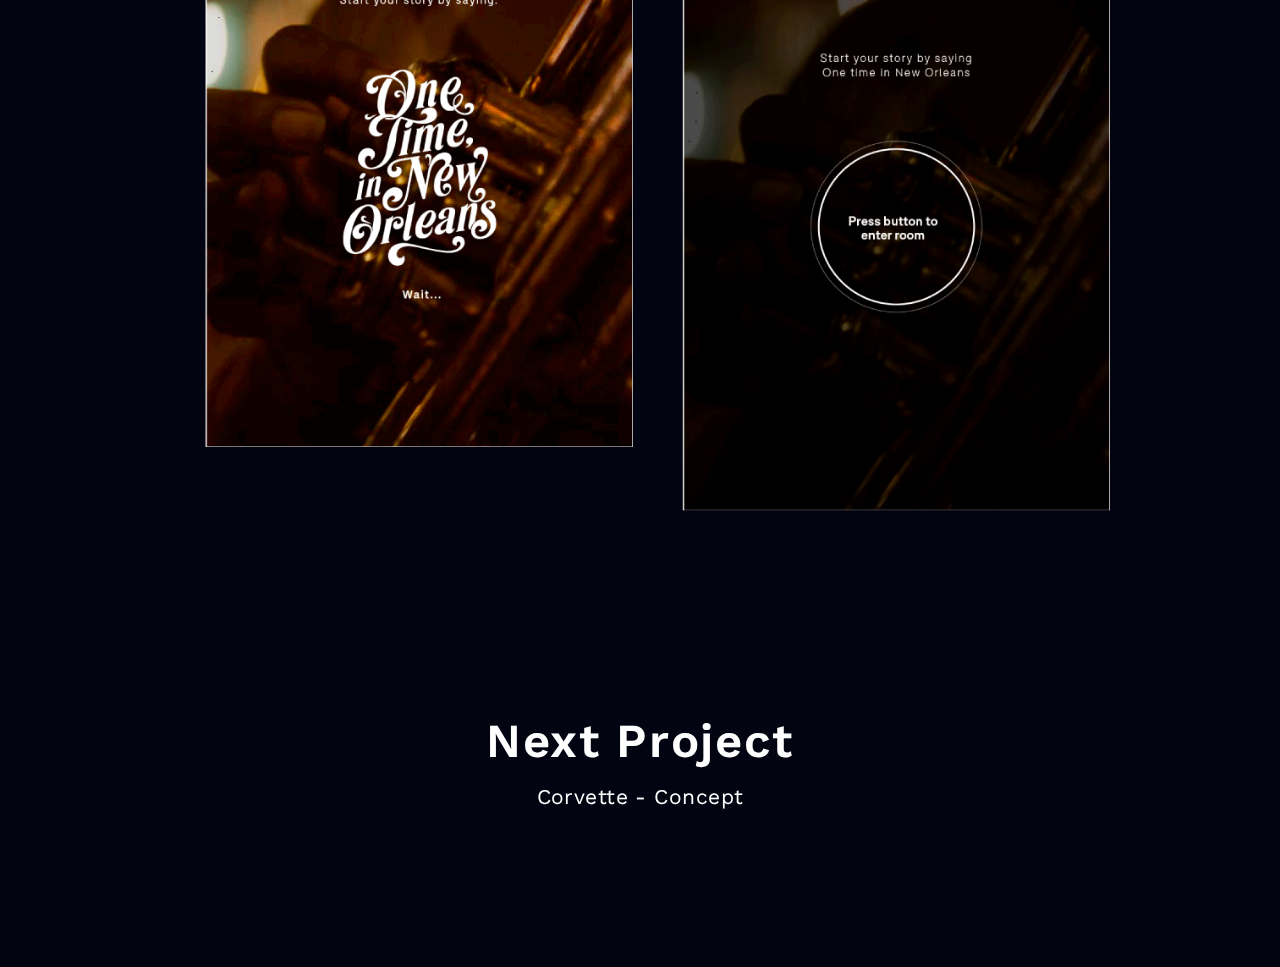
<file: nola.html>
<!DOCTYPE html>
<html>
  <head>
    <meta name="viewport" content="width=device-width, initial-scale=1.0">
    <meta charset="UTF-8">
    <title>NOLA 300 - Juan Castro</title>
    <link rel="stylesheet" href="assets/css/aurora-pack.css">
    <link rel="stylesheet" href="assets/css/aurora-theme-base.min.css">
    <link rel="stylesheet" href="assets/css/urku.css">
    <link href="https://fonts.googleapis.com/css?family=Work+Sans:300,600" rel="stylesheet">
	  
	  
	  
	  <!-- Search Engine -->
    <meta name="description" content="Juan Castro is an Interactive Designer focused on Art Direction, Web Design, Motion Graphics and User Experience." />

    <!-- Schema.org for Google -->
    <meta itemprop="name" content="Juan Castro - Interactive Designer" />
    <meta itemprop="description" content="Juan Castro is an Interactive Designer focused on Art Direction, Web Design, Motion Graphics and User Experience." />
    <meta itemprop="image" content="https://juanccastro.github.io/fwa/imgs/cover-meta.png" />
    <!-- Twitter -->
    <meta name="twitter:card" content="summary_large_image" />
    <meta name="twitter:title" content="Juan Castro - Interactive Designer" />
    <meta name="twitter:description" content="Juan Castro is an Interactive Designer focused on Art Direction, Web Design, Motion Graphics and User Experience." />
    <meta name="twitter:site" content="@unmochilero" />
    <meta name="twitter:creator" content="@unmochilero" />
    <meta name="twitter:image:src" content="https://juanccastro.github.io/fwa/imgs/cover-meta.png" />
    <!-- Open Graph general (Facebook, Pinterest & Google+) -->
    <meta name="og:title" content="Juan Castro - Interactive Designer" />
    <meta name="og:description" content="Juan Castro is an Interactive Designer focused on Art Direction, Web Design, Motion Graphics and User Experience." />
    <meta name="og:image" content="https://juanccastro.github.io/fwa/imgs/cover-meta.png" />
    <meta name="og:image:width" content="1200" />
    <meta name="og:image:height" content="630" />
    <meta name="og:site_name" content="Juan Castro - Interactive Designer" />
    <meta name="og:type" content="website" />
	
	<link rel="apple-touch-icon" sizes="180x180" href="assets/img/favicon/apple-touch-icon.png">
	<link rel="icon" type="image/png" sizes="32x32" href="assets/img/favicon/favicon-32x32.png">
	<link rel="icon" type="image/png" sizes="16x16" href="assets/img/favicon/favicon-16x16.png">
	<link rel="manifest" href="assets/img/favicon/site.webmanifest">
	<meta name="msapplication-TileColor" content="#000000">
	<meta name="theme-color" content="#ffffff">
	
	  
	  
  </head>
  <body class="top-fixed tostitos">
<!--     <div class="item-inside-1"></div> -->
      <img class="bg-project bg-item-4" >
      <header class="ae-container-fluid ae-container-fluid--full rk-header ">
      <input type="checkbox" id="mobile-menu" class="rk-mobile-menu">
      <label for="mobile-menu">
        <svg>
          <use xlink:href="assets/img/symbols.svg#bar"></use>
        </svg>
        <svg>
          <use xlink:href="assets/img/symbols.svg#bar"></use>
        </svg>
        <svg>
          <use xlink:href="assets/img/symbols.svg#bar"></use>
        </svg>
      </label>
      <div class="ae-container-fluid ae-container-fluid--inner rk-topbar">
        <h1 class="rk-logo white"><a href="index.html">Juan Castro</a></h1>
        <nav class="rk-navigation">
          <ul class="rk-menu">
               <li class=" rk-menu__item"><a href="https://vimeo.com/262932246" target="_blank" class="rk-menu__link">Show Reel</a>
            </li>

            <li class="rk-menu__item"><a href="index.html" class="rk-menu__link ">Projects</a>
            </li>
            <li class=" rk-menu__item"><a href="about.html" class="rk-menu__link  ">About</a>
            </li>
         
          </ul>
          
        </nav>
      </div>
    </header>
     
     
      
    <section class="ae-container-fluid ae-container-fluid--full">
      
      <header class="rk-portfolio-cover">
        <div class="item-inside__meta">
          <h1 class=" rk-portfolio-title white">NOLA 300</h1>
          <p class="ae-theta rk-portfolio-category white">Ui / Ux</p>
        </div>
      </header>
      <div class="ae-container-fluid ae-container-fluid--inner">
        <div class="ae-grid ae-grid--collapse au-xs-ptp-1 au-xs-pbp-1">
          <div class="ae-grid__item item-lg-8 item-lg--offset-2">
            
            <p class="ae-eta item-exp white">The New Orleans Story Booth is an interactive art experience that uses artificial intelligence (AI) and film projections to collect and share the city’s best stories.</p>
              
              <p class="ae-eta item-role white">Motion Graphics  ·  Ui  ·  Ux</p>
           
          </div>
        </div>
          
        <div class="ae-grid ae-grid--collapse space">
          <div class="ae-grid__item item-lg--auto">
			<iframe width="100%" height="720px" src="https://www.youtube.com/embed/reQQvEBIPCM?rel=0&amp;controls=0&amp;showinfo=0" frameborder="0" allow="autoplay; encrypted-media" allowfullscreen></iframe>
			  
			
			</div>
            
        </div>
      </div>
        
         
        
		
      <div class="ae-container-fluid ae-container-fluid--inner rk-portfolio--inner">
           <div class="ae-grid__item item-lg--auto "><img src="assets/img/nola1.png" ></div>
        
         
        <div class="ae-grid__item item-lg--auto "><img src="assets/img/nola2.png" ></div>
        
        
        <div class="ae-grid ae-grid--collapse ">
          <div class="ae-grid__item item-lg--auto"><img src="assets/img/nola3.png"></div>
        </div>
          
		  
      </div>
		
          
        
    </section>
      
      <footer class="ae-container-fluid ae-container-fluid--inner rk-footer space">
        <div class="item-inside__meta">
			<a href="corvette.html"><h1 class=" rk-portfolio-title white">Next Project</h1>
				<p class="ae-theta rk-portfolio-category white">Corvette - Concept</p>
			</a>        </div>
        
        </footer>
      
     
              <script src='https://cdnjs.cloudflare.com/ajax/libs/jquery/2.1.3/jquery.min.js'></script>

<script src="assets/js/smooth.js"></script>
    <script src="assets/js/svg4everybody.min.js"></script>
    <script>svg4everybody();</script>
  </body>
</html>
</file>
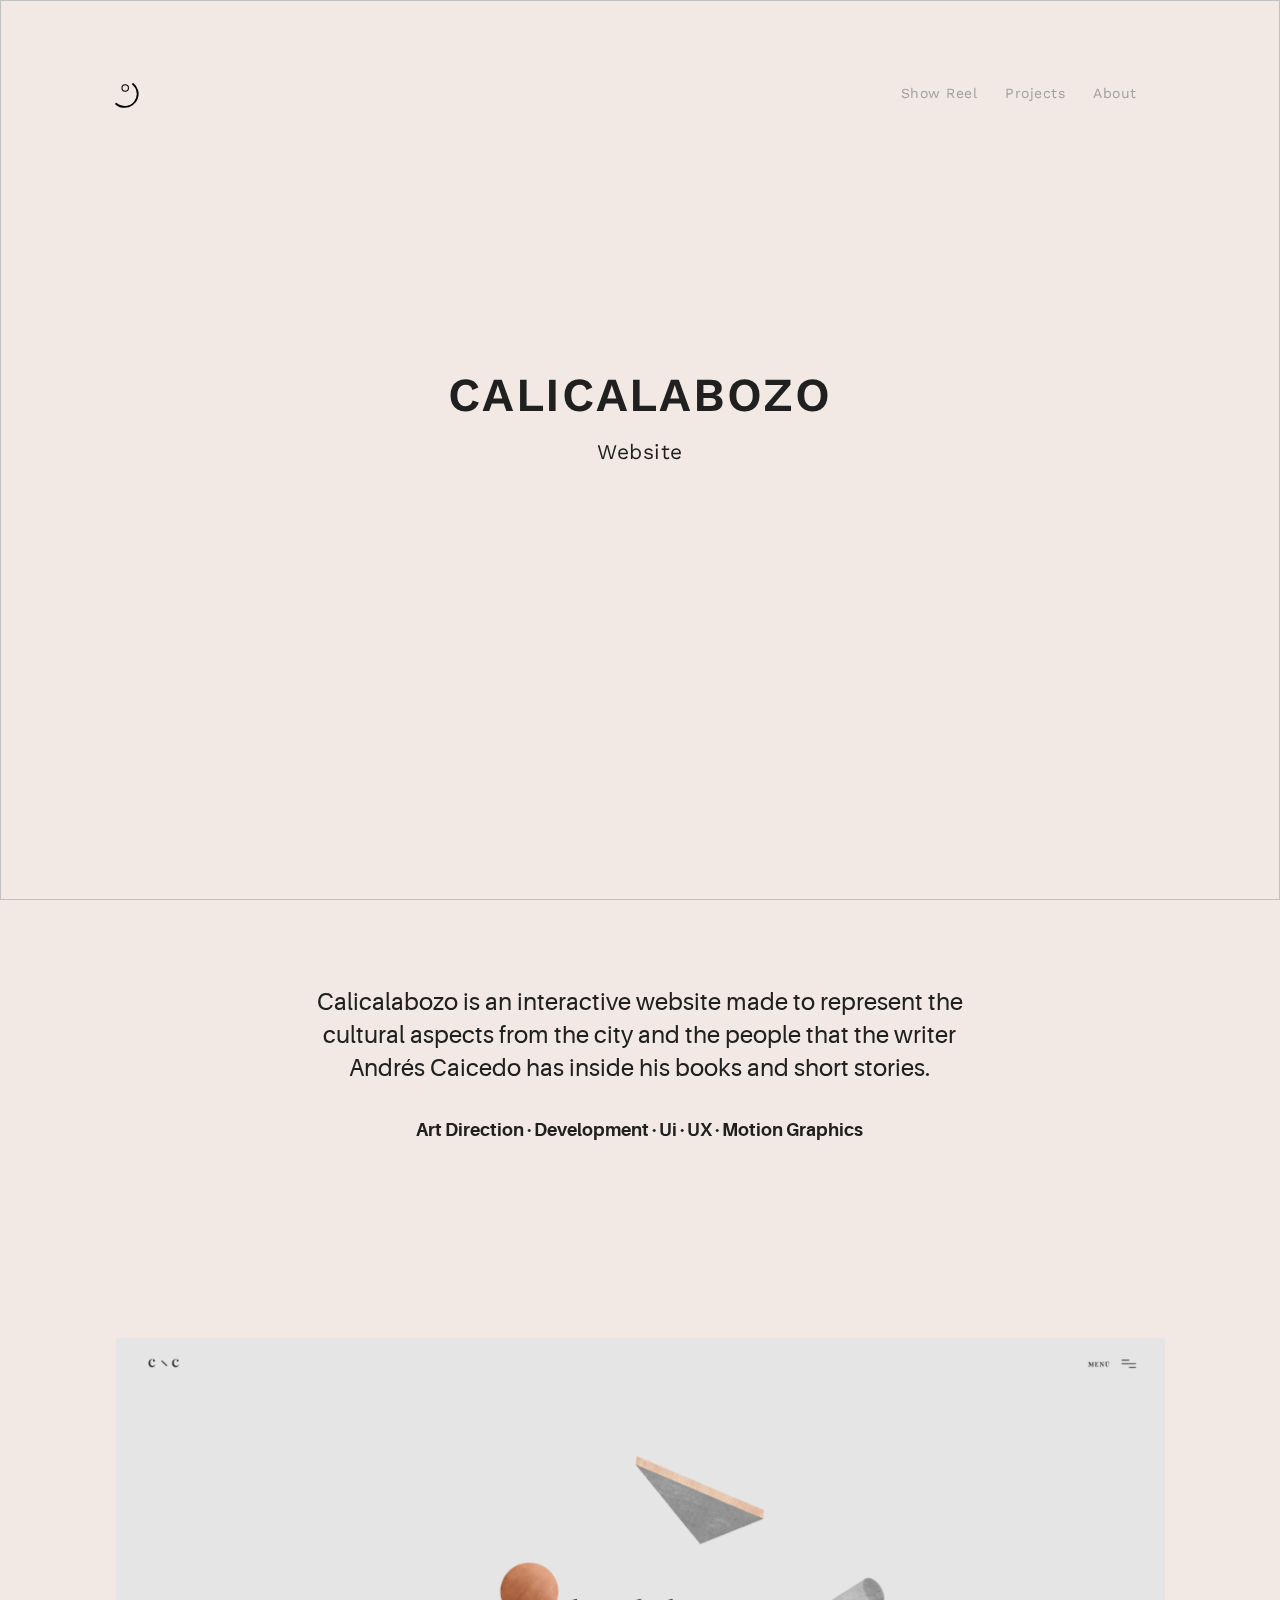
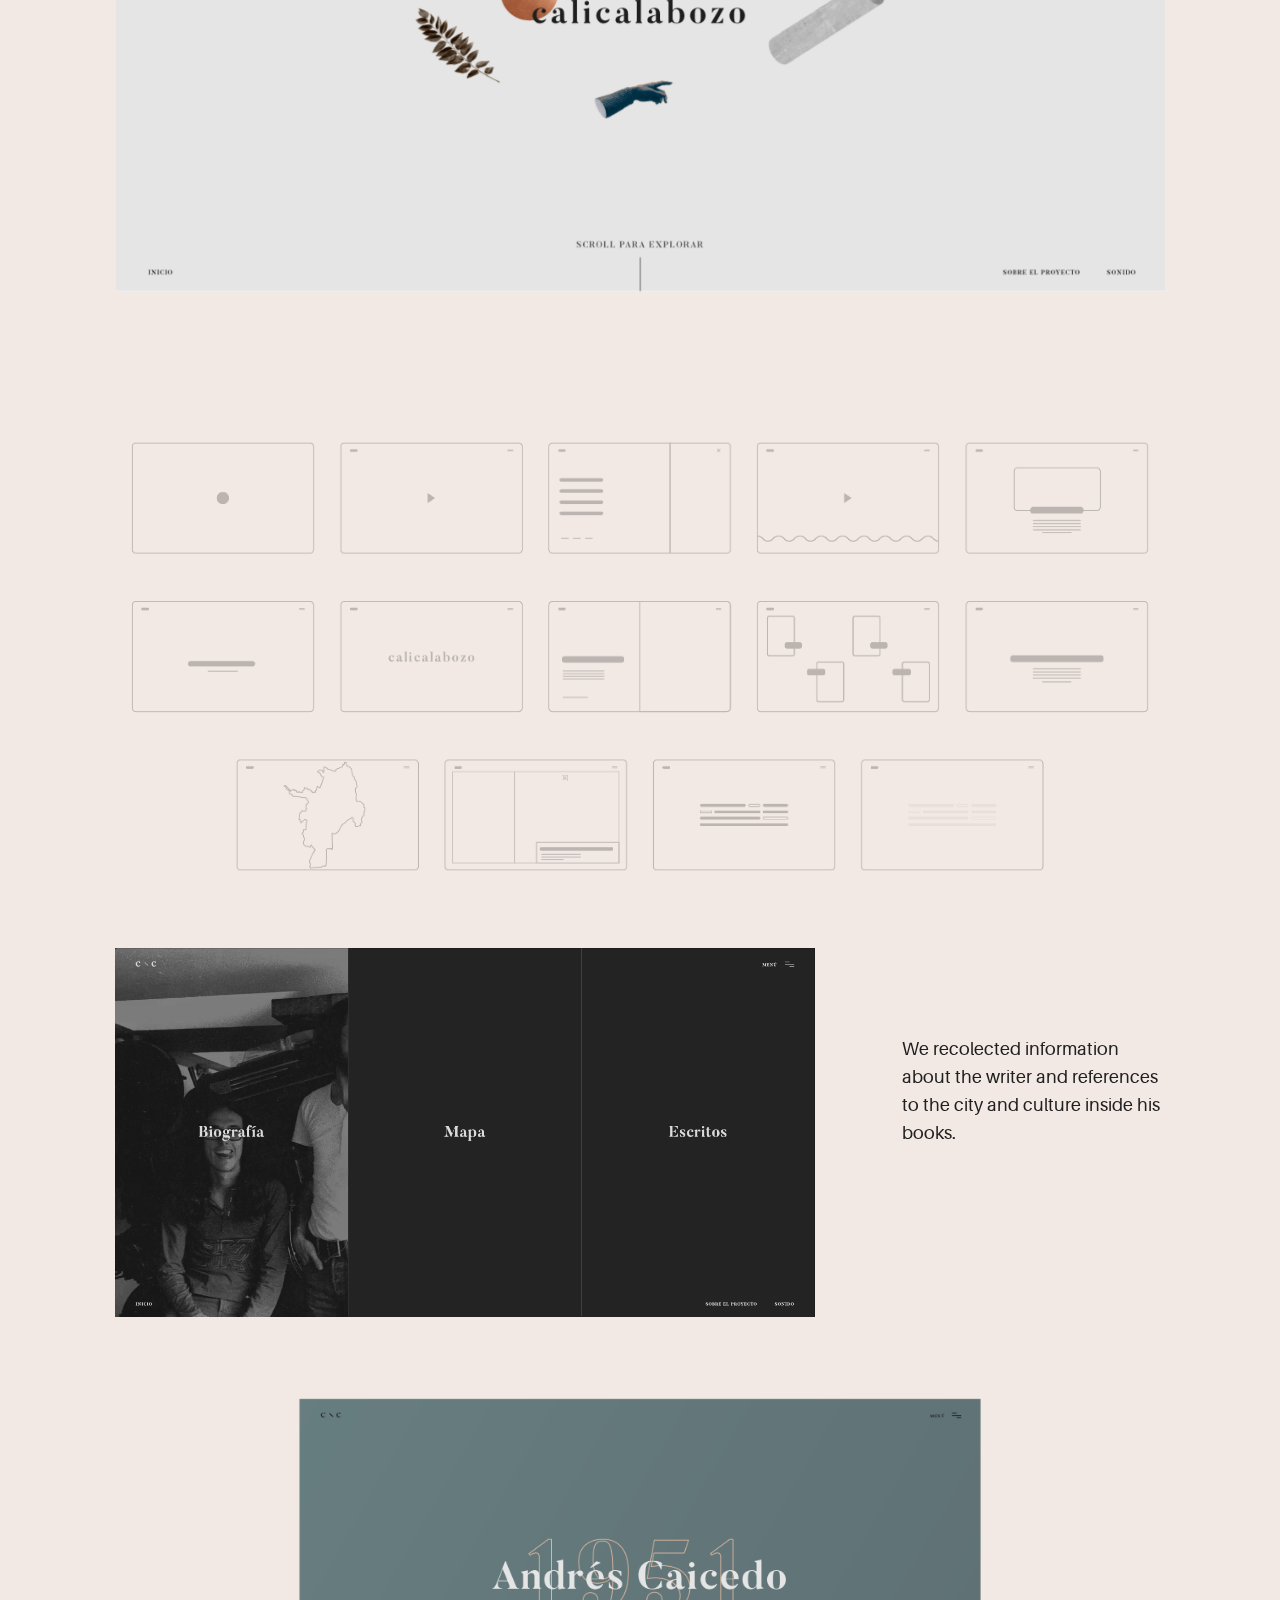
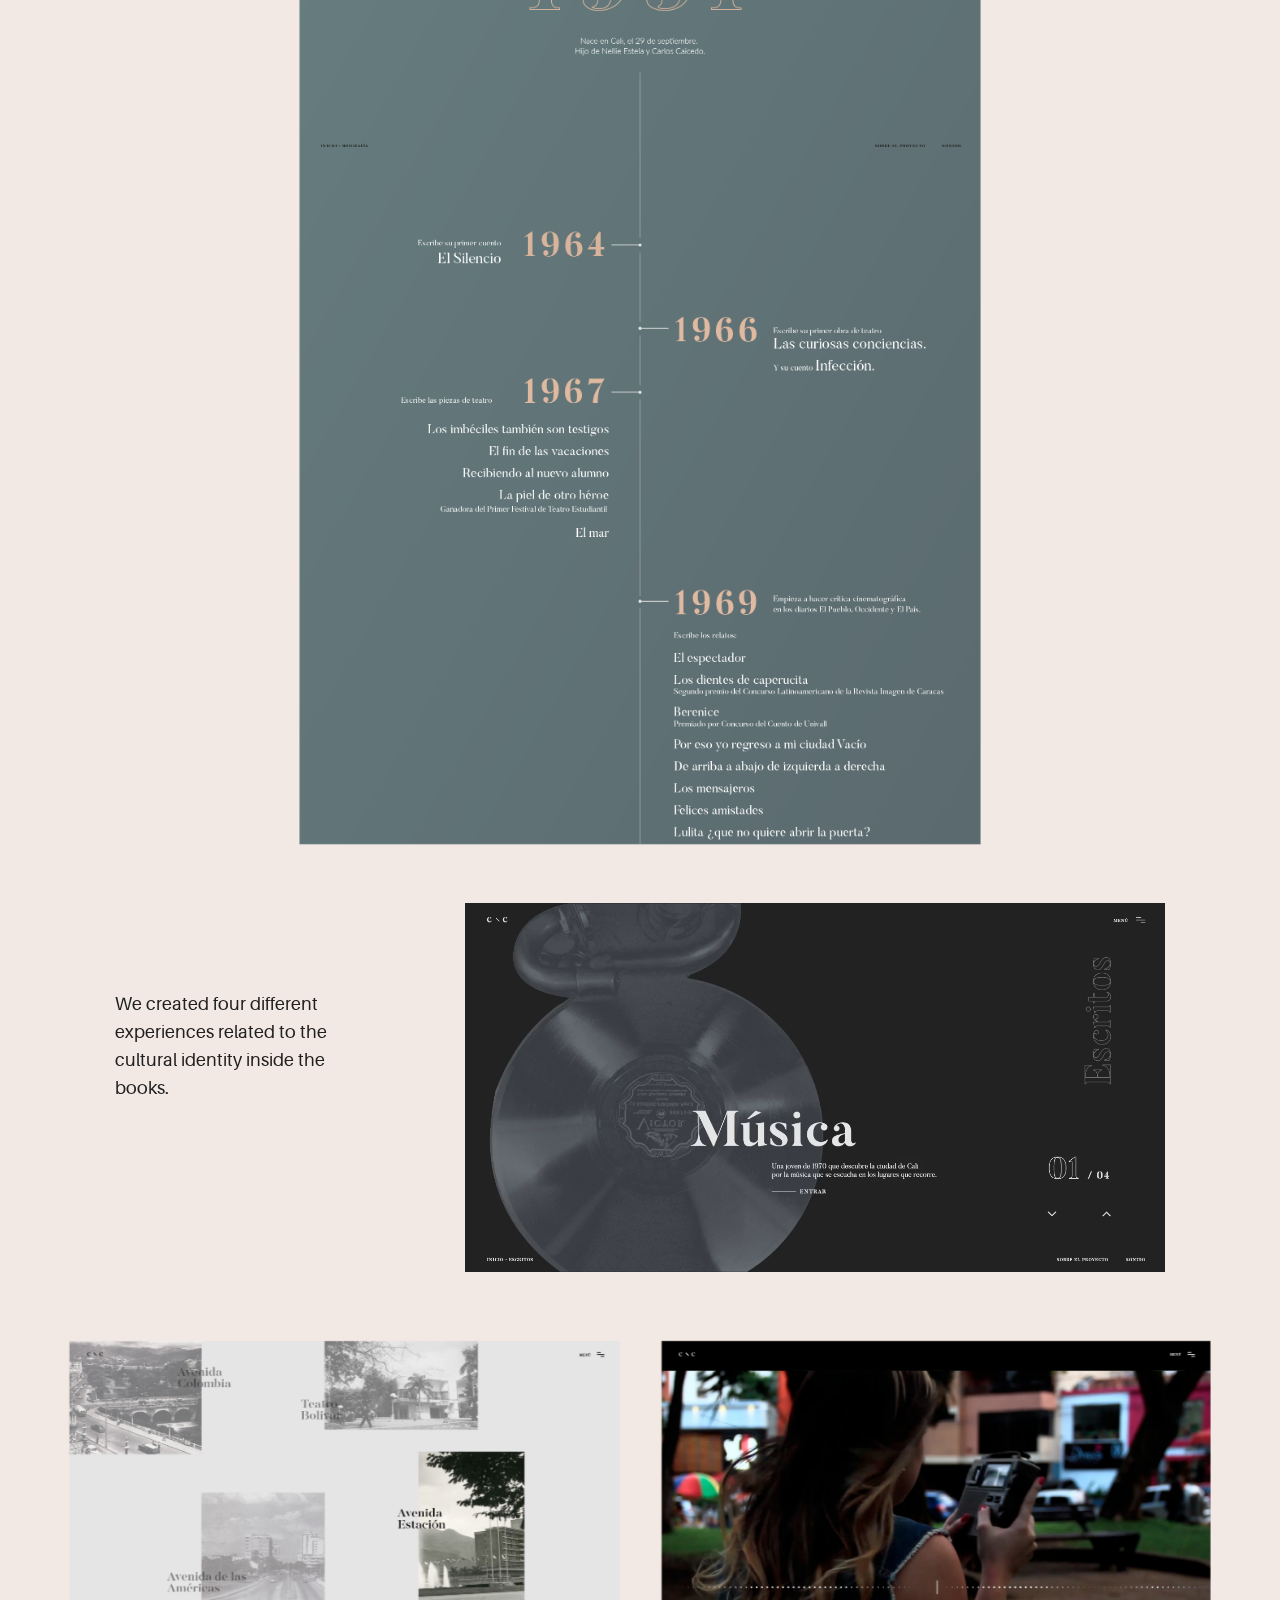
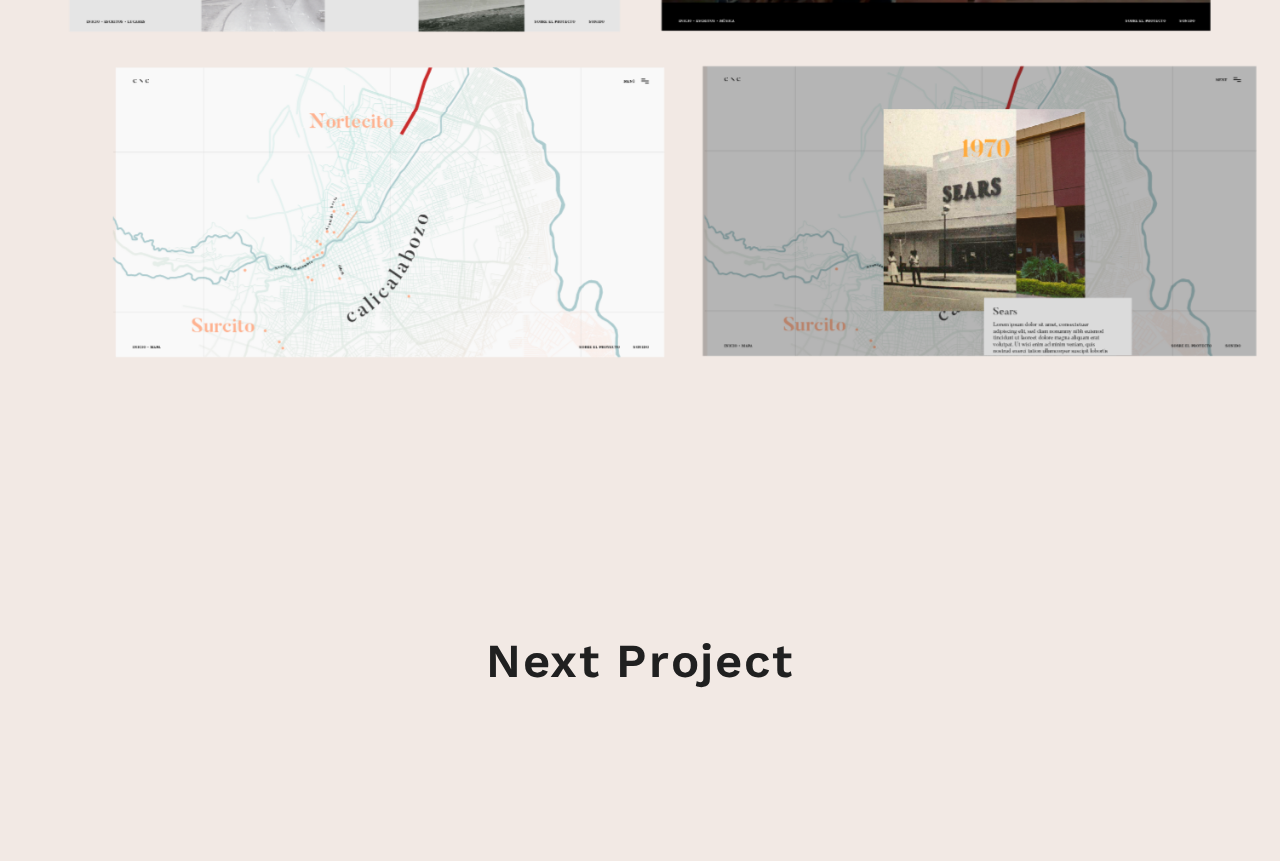
<file: portfolio-item.html>
<!DOCTYPE html>
<html>
  <head>
    <meta name="viewport" content="width=device-width, initial-scale=1.0">
    <meta charset="UTF-8">
    <title>Calicalabozo | Juan Castro • Interactive Designer</title>
    <link rel="icon" type="image/svg+xml" href="assets/img/fav.png">
    <link rel="stylesheet" href="assets/css/aurora-pack.css">
    <link rel="stylesheet" href="assets/css/aurora-theme-base.min.css">
    <link rel="stylesheet" href="assets/css/urku.css">
      <link href="https://fonts.googleapis.com/css?family=Work+Sans:300,600" rel="stylesheet">
  </head>
  <body class="top-fixed item">
<!--     <div class="item-inside-1"></div> -->
      <img class="bg-project" >
      <header class="ae-container-fluid ae-container-fluid--full rk-header ">
      <input type="checkbox" id="mobile-menu" class="rk-mobile-menu">
      <label for="mobile-menu">
        <svg>
          <use xlink:href="assets/img/symbols.svg#bar"></use>
        </svg>
        <svg>
          <use xlink:href="assets/img/symbols.svg#bar"></use>
        </svg>
        <svg>
          <use xlink:href="assets/img/symbols.svg#bar"></use>
        </svg>
      </label>
      <div class="ae-container-fluid ae-container-fluid--inner rk-topbar">
        <h1 class="rk-logo"><a href="index.html"><img src="assets/img/logo.svg" style="width:3%;"alt=""></a></h1>
        <nav class="rk-navigation">
          <ul class="rk-menu">
               <li class=" rk-menu__item"><a href="about.html" class="rk-menu__link ">Show Reel</a>
            </li>

            <li class="rk-menu__item"><a href="index.html" class="rk-menu__link ">Projects</a>
            </li>
            <li class=" rk-menu__item"><a href="about.html" class="rk-menu__link  ">About</a>
            </li>
         
          </ul>
          
        </nav>
      </div>
    </header>
     
     
      
    <section class="ae-container-fluid ae-container-fluid--full">
      
      <header class="rk-portfolio-cover">
        <div class="item-inside__meta">
          <h1 class=" rk-portfolio-title ">CALICALABOZO</h1>
          <p class="ae-theta rk-portfolio-category ">Website</p>
        </div>
      </header>
      <div class="ae-container-fluid ae-container-fluid--inner">
        <div class="ae-grid ae-grid--collapse au-xs-ptp-1 au-xs-pbp-1">
          <div class="ae-grid__item item-lg-8 item-lg--offset-2">
            
            <p class="ae-eta item-exp">Calicalabozo is an interactive website made to represent the cultural aspects from the city and the people that the writer Andrés Caicedo has inside his books and short stories. </p>
              
              <p class="ae-eta item-role">Art Direction  ·  Development  ·  Ui  ·  UX  ·  Motion Graphics</p>
           
          </div>
        </div>
          
        <div class="ae-grid ae-grid--collapse">
          <div class="ae-grid__item item-lg--auto"><img src="assets/img/work-1.png" ></div>
        </div>
      </div>
        
         <div class="ae-grid__item item-lg--auto"><img src="assets/img/wireframe.png" ></div>
        
        
      <div class="ae-container-fluid ae-container-fluid--inner rk-portfolio--inner"> 
        
        <div class="ae-grid ae-grid--collapse">
          <div class="ae-grid__item item-lg-8">
			  <video width="100%" autoplay loop>
			    <source src="assets/img/menu.mp4" type="video/mp4">
			  </video></div>
          <div class="ae-grid__item item-lg-3 item-lg--offset-1 au-lg-ptp-1">
            
            <p class="au-mb-3">We recolected information about the writer and references to the city and culture inside his books.</p>
          </div>
        </div>
        
        <div class="ae-grid ae-grid--collapse">
          <div class="ae-grid__item item-lg--auto"><img src="assets/img/bio-1.png" alt="Urku Portfolio"></div>
        </div>
        
          <div class="ae-grid ae-grid--collapse">
         
          <div class="ae-grid__item item-lg-3  au-lg-ptp-1">
            <p>We created four different experiences related to the cultural identity inside the books.</p>
            
          </div>
              
         <div class="ae-grid__item item-lg--offset-1 item-lg-8">
			  <video width="100%" autoplay loop>
			    <source src="assets/img/escritos.mp4" type="video/mp4">
			  </video>
			  
			  </div>
              
        </div>
        
      </div>
		
          <div class="ae-grid__item item-lg--auto"><img src="assets/img/work-collage.png" ></div>
        
    </section>
      
      <footer class="ae-container-fluid ae-container-fluid--inner rk-footer">
        <div class="item-inside__meta">
          <a href=""><h1 class=" rk-portfolio-title">Next Project</h1></a>
        </div>
        
        </footer>
      
     
              <script src='https://cdnjs.cloudflare.com/ajax/libs/jquery/2.1.3/jquery.min.js'></script>

<script src="assets/js/smooth.js"></script>
    <script src="assets/js/svg4everybody.min.js"></script>
    <script>svg4everybody();</script>
  </body>
</html>
</file>
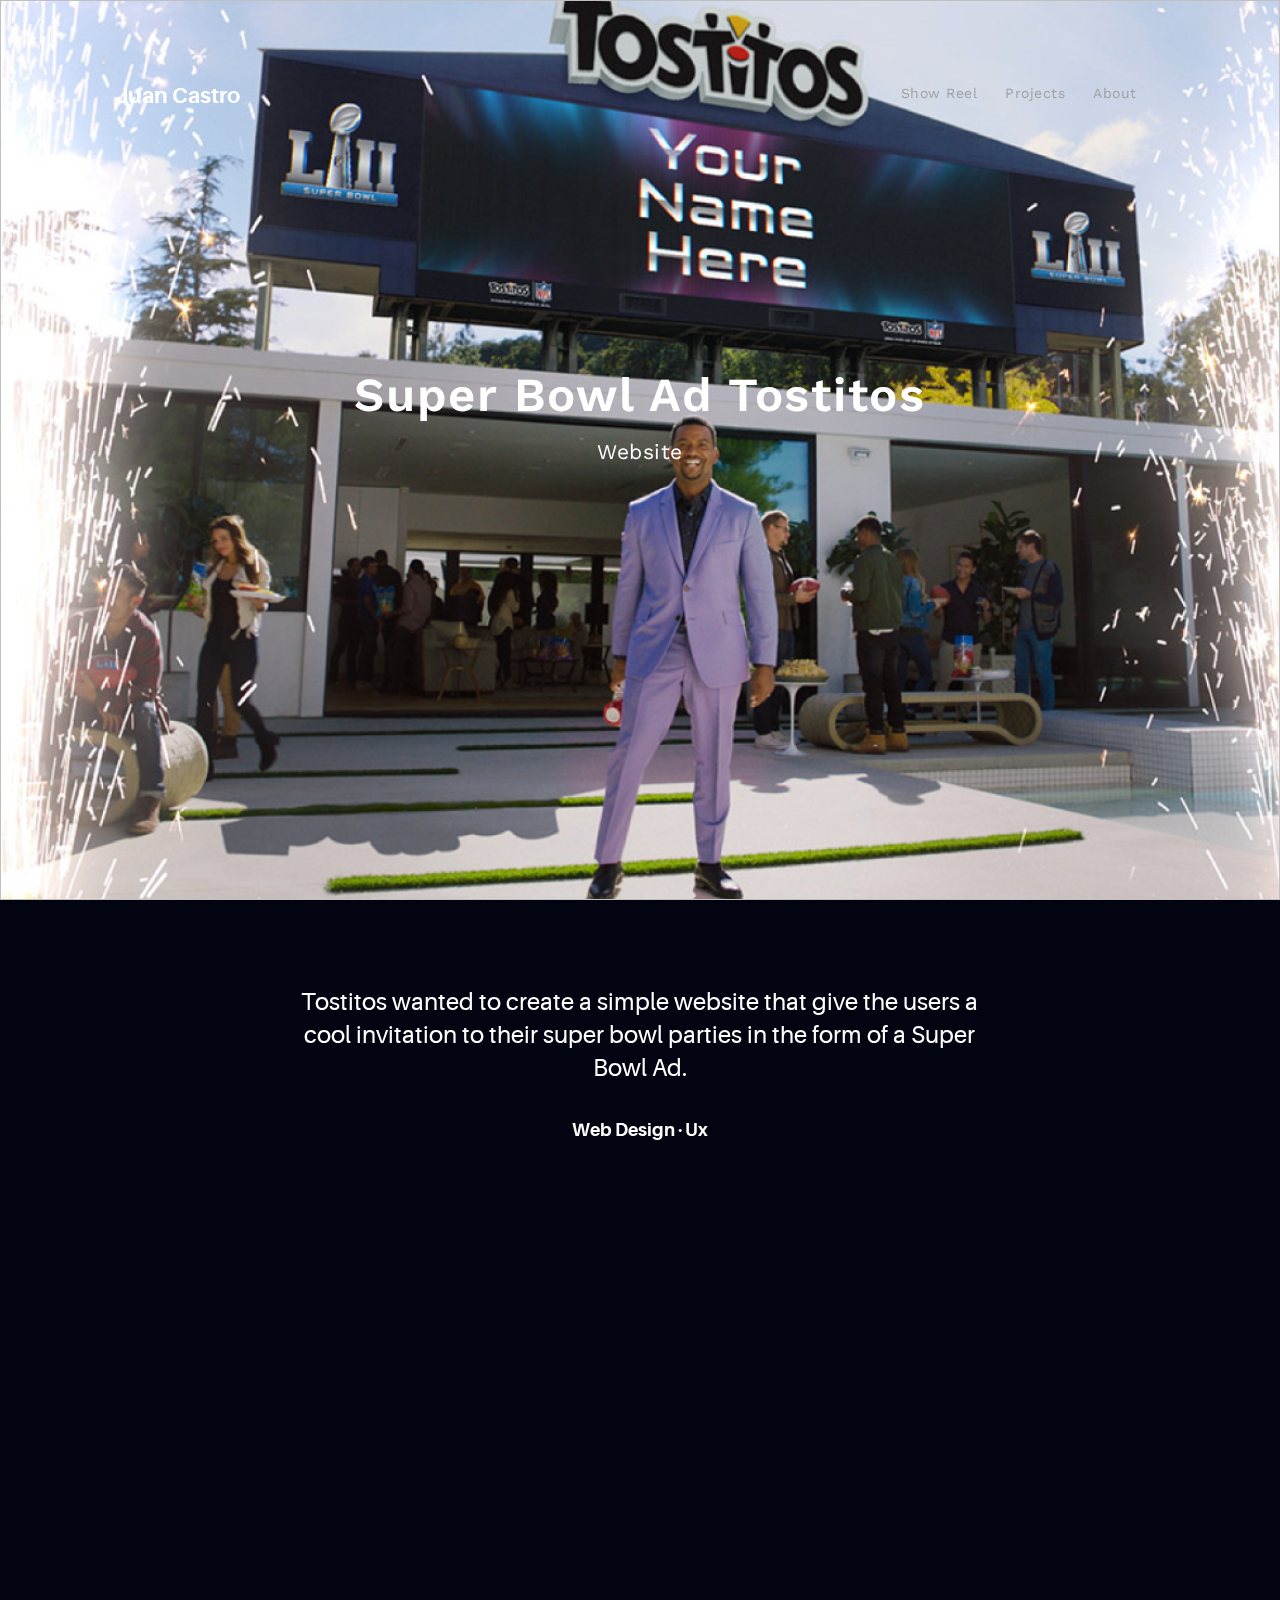
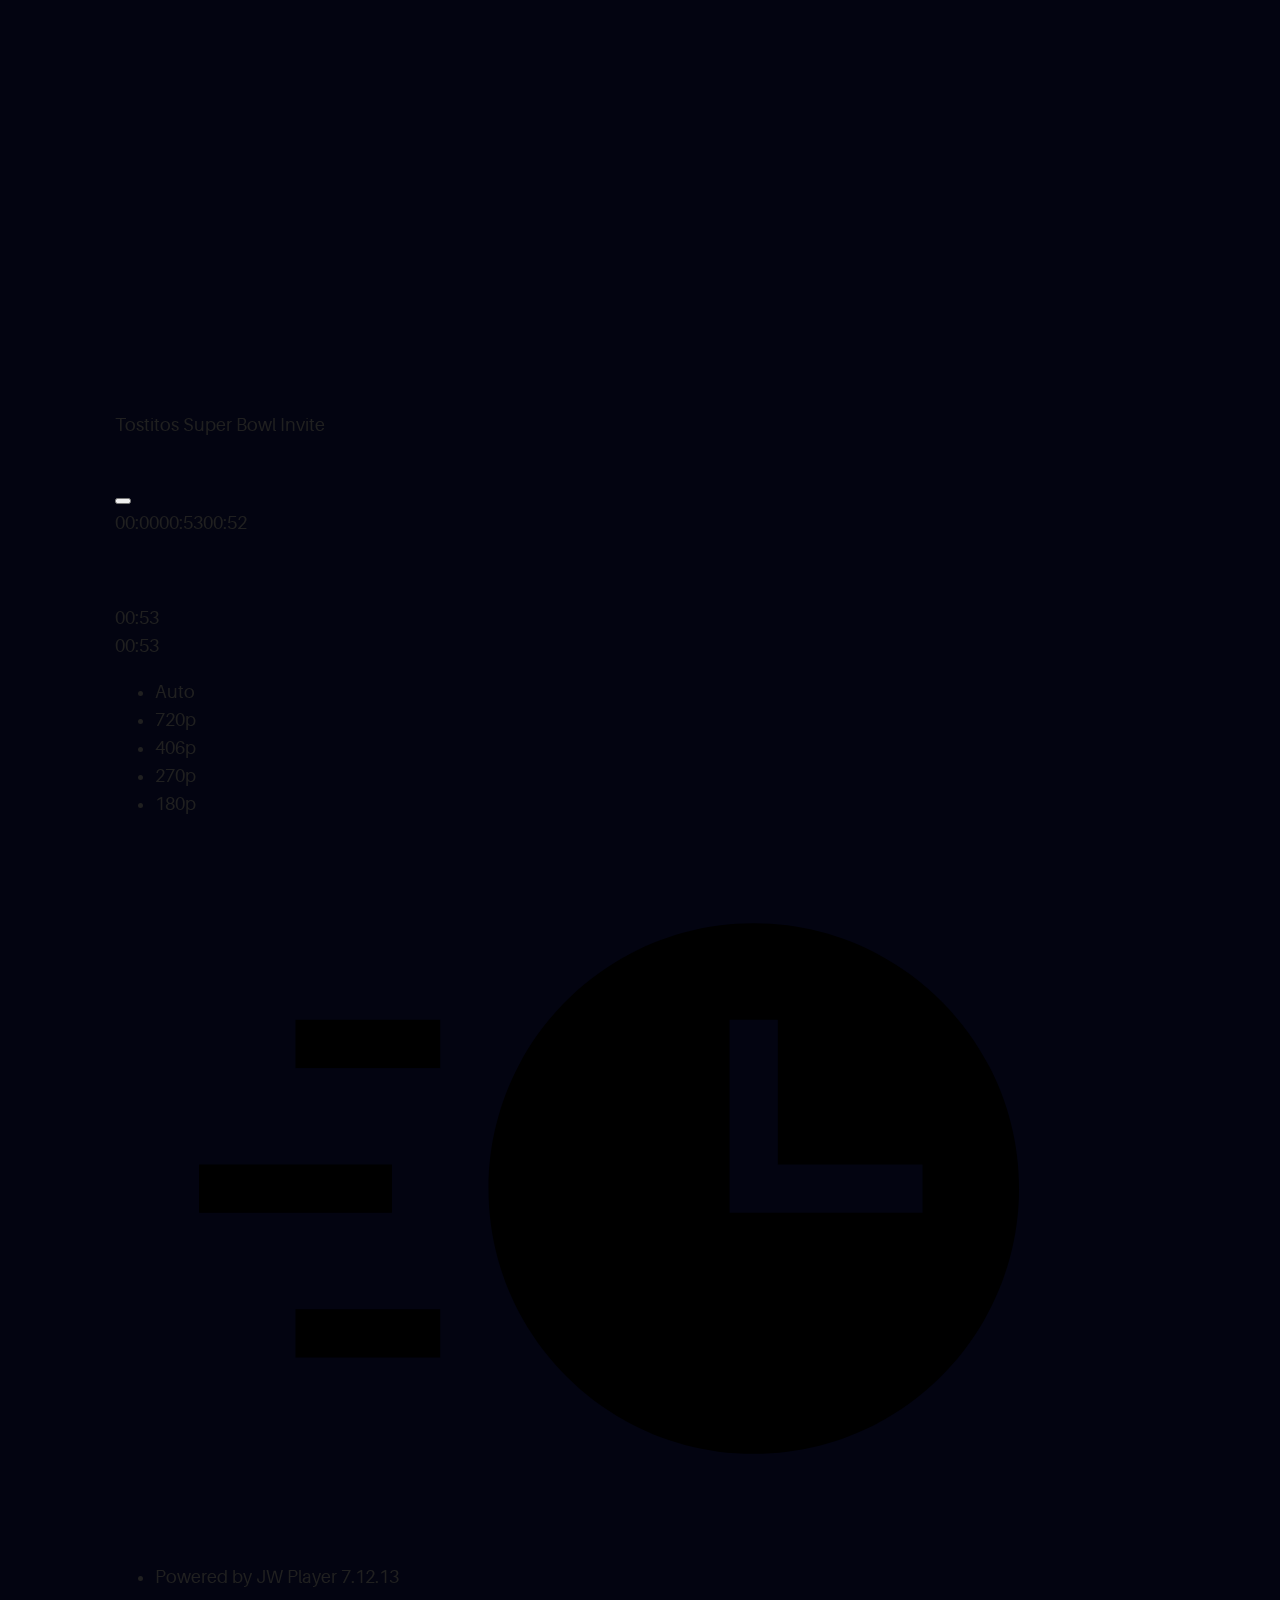
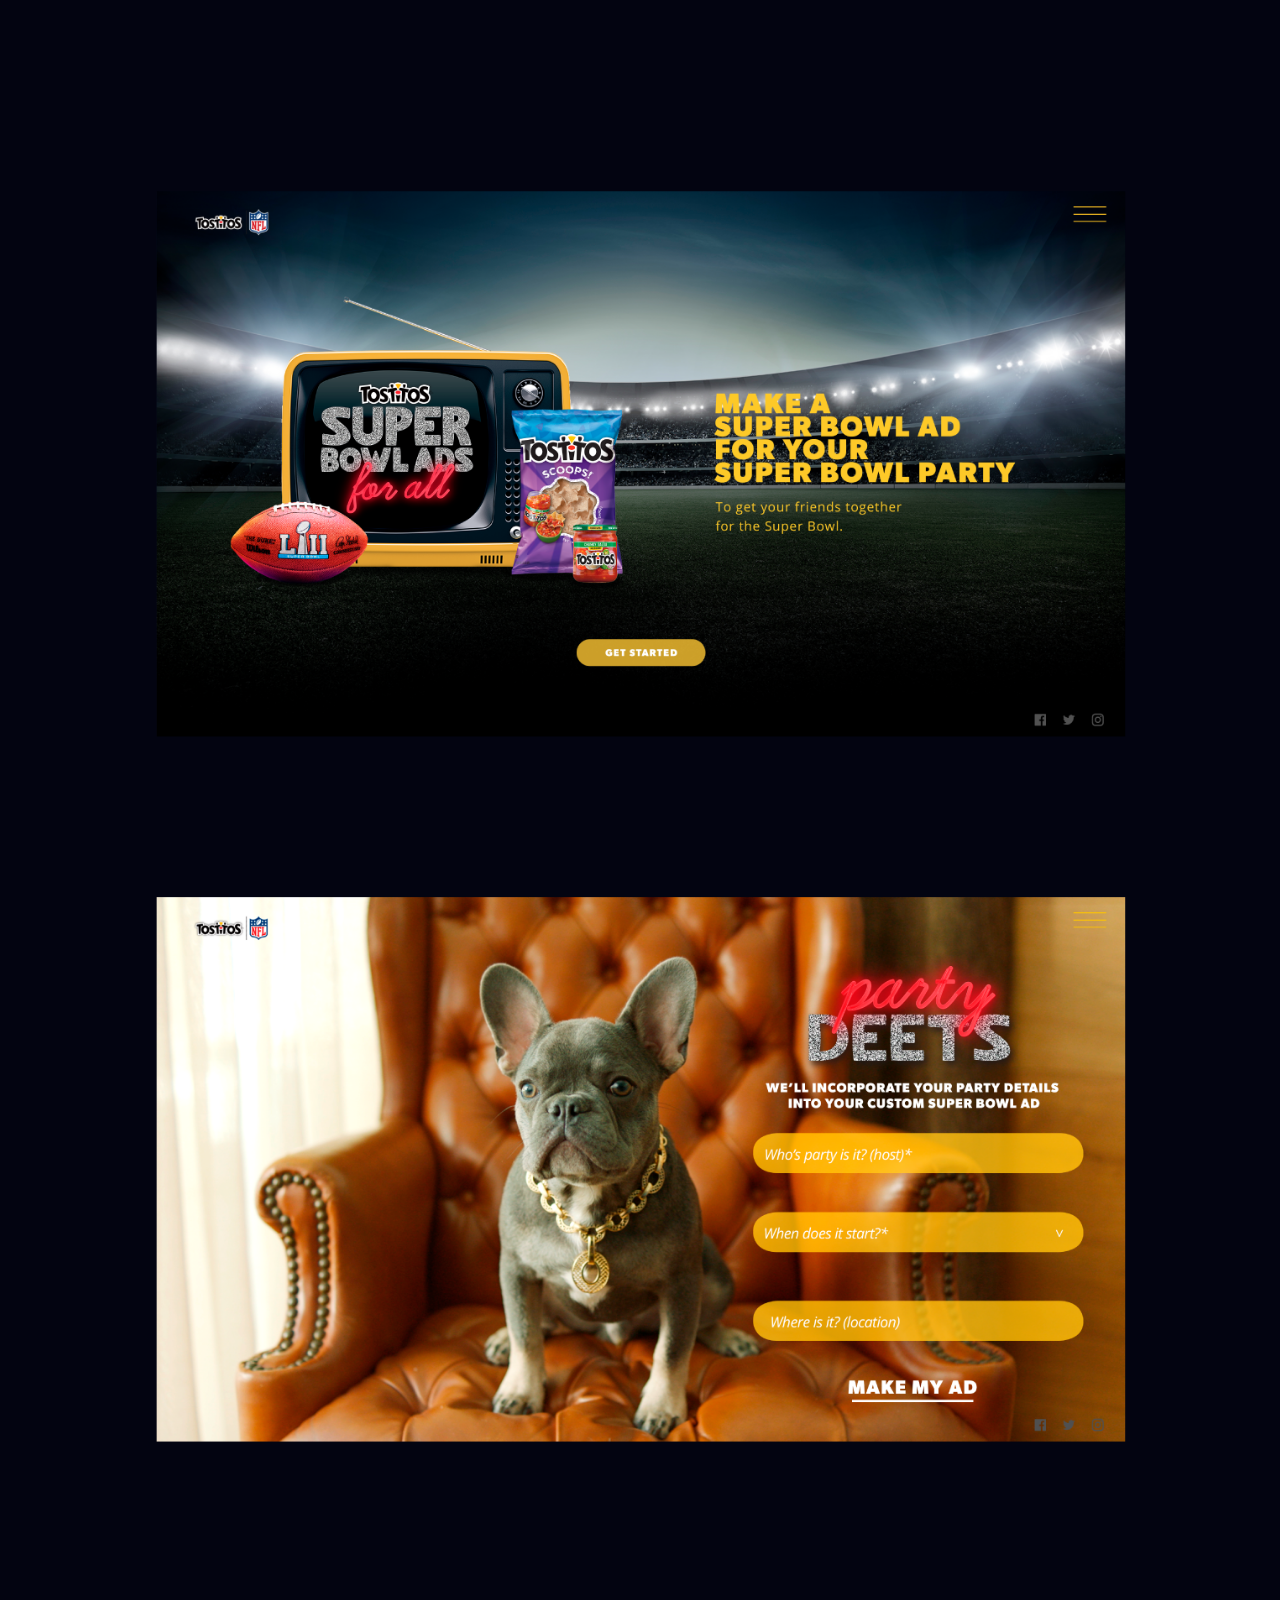
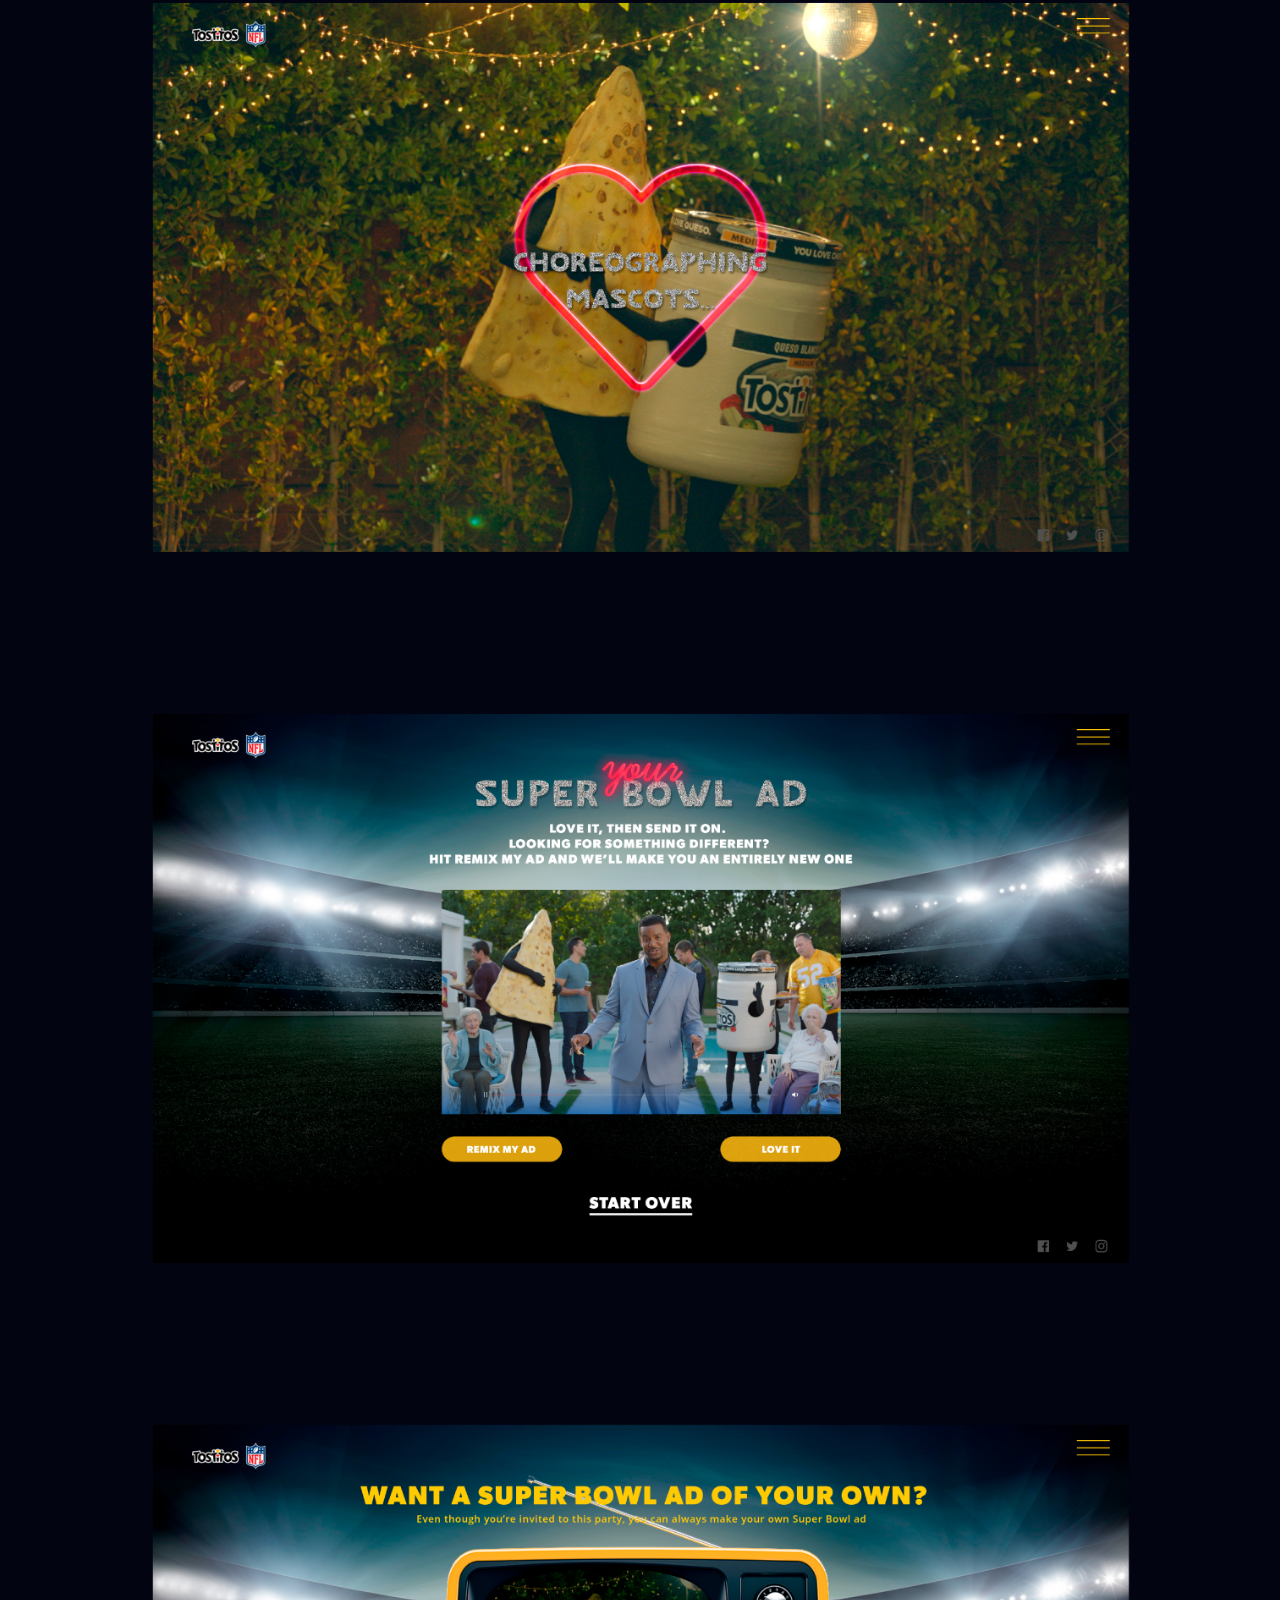
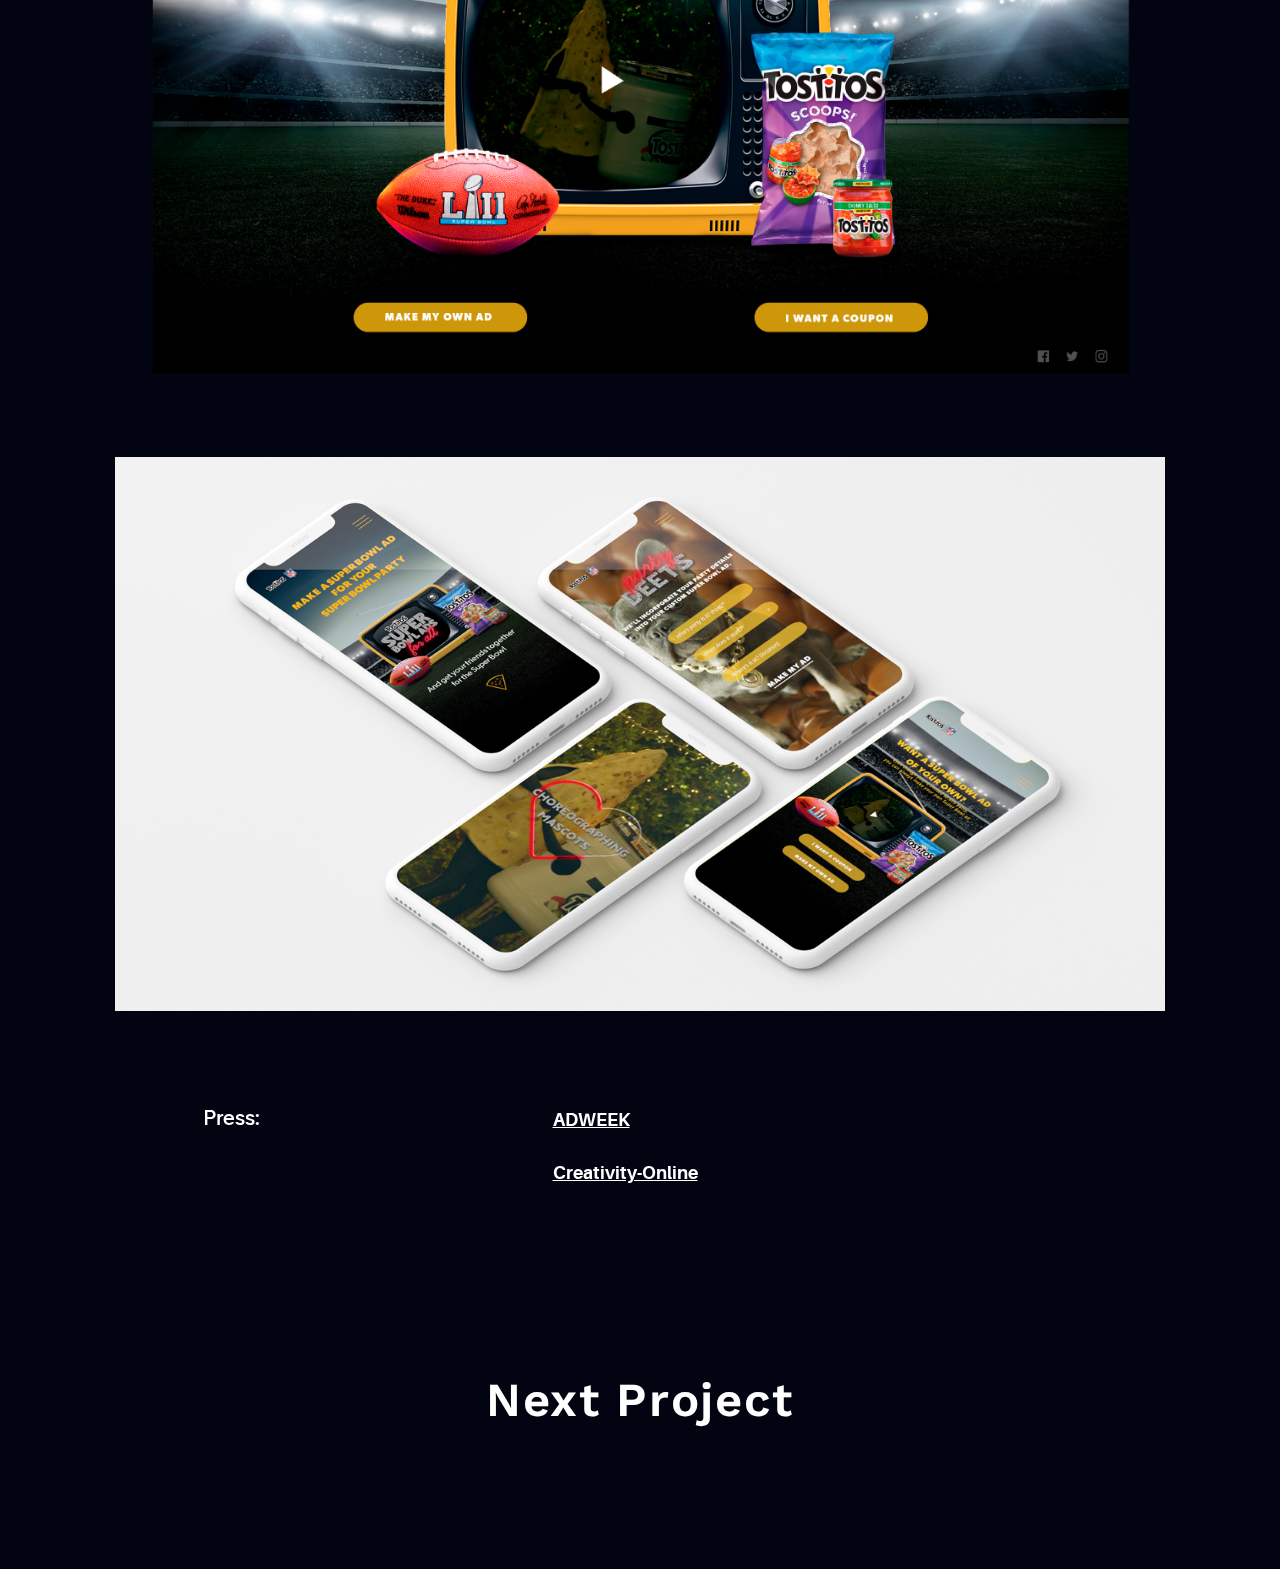
<file: tostitos.html>
<!DOCTYPE html>
<html>
  <head>
    <meta name="viewport" content="width=device-width, initial-scale=1.0">
    <meta charset="UTF-8">
    <title>Super Bowl Ad Tostitos | Juan Castro • Interactive Designer</title>
    <link rel="icon" type="image/svg+xml" href="assets/img/fav.png">
    <link rel="stylesheet" href="assets/css/aurora-pack.css">
    <link rel="stylesheet" href="assets/css/aurora-theme-base.min.css">
    <link rel="stylesheet" href="assets/css/urku.css">
      <link href="https://fonts.googleapis.com/css?family=Work+Sans:300,600" rel="stylesheet">
	  
  </head>
  <body class="top-fixed tostitos">
<!--     <div class="item-inside-1"></div> -->
      <img class="bg-project bg-item-3" >
      <header class="ae-container-fluid ae-container-fluid--full rk-header ">
      <input type="checkbox" id="mobile-menu" class="rk-mobile-menu">
      <label for="mobile-menu">
        <svg>
          <use xlink:href="assets/img/symbols.svg#bar"></use>
        </svg>
        <svg>
          <use xlink:href="assets/img/symbols.svg#bar"></use>
        </svg>
        <svg>
          <use xlink:href="assets/img/symbols.svg#bar"></use>
        </svg>
      </label>
      <div class="ae-container-fluid ae-container-fluid--inner rk-topbar">
        <h1 class="rk-logo white"><a href="index.html">Juan Castro</a></h1>
        <nav class="rk-navigation">
          <ul class="rk-menu">
               <li class=" rk-menu__item"><a href="https://vimeo.com/262932246" target="_blank" class="rk-menu__link">Show Reel</a>
            </li>

            <li class="rk-menu__item"><a href="index.html" class="rk-menu__link ">Projects</a>
            </li>
            <li class=" rk-menu__item"><a href="about.html" class="rk-menu__link  ">About</a>
            </li>
         
          </ul>
          
        </nav>
      </div>
    </header>
     
     
      
    <section class="ae-container-fluid ae-container-fluid--full">
      
      <header class="rk-portfolio-cover">
        <div class="item-inside__meta">
          <h1 class=" rk-portfolio-title white">Super Bowl Ad Tostitos</h1>
          <p class="ae-theta rk-portfolio-category white">Website</p>
        </div>
      </header>
      <div class="ae-container-fluid ae-container-fluid--inner">
        <div class="ae-grid ae-grid--collapse au-xs-ptp-1 au-xs-pbp-1">
          <div class="ae-grid__item item-lg-8 item-lg--offset-2">
            
            <p class="ae-eta item-exp white">Tostitos wanted to create a simple website that give the users a cool invitation to their super bowl parties in the form of a Super Bowl Ad.</p>
              
              <p class="ae-eta item-role white">Web Design  ·  Ux</p>
           
          </div>
        </div>
          
        <div class="ae-grid ae-grid--collapse space">
          <div class="ae-grid__item item-lg--auto">
			
			  <div class="kickout justify-full ko-video-container"> <script type="text/javascript" src="https://content.jwplatform.com/libraries/R2CNEBk3.js"></script> <div id="jwplayer_XDqY275u_R2CNEBk3_div" class="jwplayer jw-reset jw-state-paused jw-skin-seven jw-stretch-uniform jw-flag-aspect-mode jw-breakpoint-5 jw-flag-cast-available jw-flag-user-inactive" tabindex="0" aria-label="Video Player" style="width: 100%;"><div class="jw-aspect jw-reset" style="padding-top: 56.25%;"></div><div class="jw-media jw-reset"><video class="jw-video jw-reset" src="blob:https://www.adweek.com/ad9b86a1-fa80-41a0-aa43-ae7667eff346" style="object-fit: fill;" jw-loaded="data"></video></div><div class="jw-preview jw-reset" style="background-image: url(&quot;https://content.jwplatform.com/thumbs/XDqY275u-720.jpg&quot;); background-size: cover;"></div><div class="jw-captions jw-reset jw-captions-enabled"><div class="jw-captions-window jw-reset"><span class="jw-captions-text jw-reset"></span></div></div><div class="jw-title jw-reset" style="padding-left: 0px; padding-right: 0px;"><div class="jw-title-primary jw-reset">Tostitos Super Bowl Invite</div><div class="jw-title-secondary jw-reset"></div></div><div class="jw-overlays jw-reset"><div id="jwplayer_XDqY275u_R2CNEBk3_div_googima" class="jw-plugin jw-reset" style="overflow: hidden; width: 100%; height: 100%; display: block; visibility: hidden; pointer-events: none; opacity: 0;"><div id="jwplayer_XDqY275u_R2CNEBk3_div_ad" style="position: absolute; width: 100%; height: 100%;"></div></div><div id="jwplayer_XDqY275u_R2CNEBk3_div_jwpsrv" class="jw-plugin jw-reset"></div><div id="jwplayer_XDqY275u_R2CNEBk3_div_gapro" class="jw-plugin jw-reset"></div><div id="jwplayer_XDqY275u_R2CNEBk3_div_related" class="jw-plugin jw-reset jw-plugin-related"></div></div><div class="afs_ads" style="width: 1px; height: 1px; position: absolute; background: transparent;">&nbsp;</div><div class="jw-controls jw-reset"><div class="jw-display jw-reset"><div class="jw-display-container jw-reset"><div class="jw-display-controls jw-reset"><div class="jw-display-icon-container jw-display-icon-rewind jw-background-color jw-reset"><div class="jw-icon jw-icon-rewind jw-button-color jw-reset" role="button" tabindex="0" aria-label="Start playback"></div></div><div class="jw-display-icon-container jw-display-icon-display jw-background-color jw-reset" style="cursor: pointer; pointer-events: none;"><div class="jw-icon jw-icon-display jw-button-color jw-reset" role="button" tabindex="0" aria-label="Start playback" style="pointer-events: none;"></div></div><div class="jw-display-icon-container jw-display-icon-next jw-background-color jw-reset" style="display: none;"><div class="jw-icon jw-icon-next jw-button-color jw-reset" role="button" tabindex="0" aria-label="Next"></div></div></div></div></div><div class="jw-controls-right jw-reset"><div class="jw-logo jw-logo-bottom-right jw-hide jw-reset" style="background-image: url(&quot;https://assets-jpcust.jwpsrv.com/watermarks/08VbSBal.png&quot;); width: 100px; height: 37px; margin-bottom: 5px; margin-right: 5px;"></div><div class="jw-dock jw-reset"></div></div><div class="jw-nextup-container jw-reset"><div class="jw-nextup jw-reset"><div class="jw-nextup-tooltip jw-reset"><div class="jw-nextup-header jw-reset"></div><div class="jw-nextup-body jw-background-color jw-reset"><div class="jw-nextup-thumbnail jw-reset"></div><div class="jw-nextup-title jw-reset"></div></div></div><button class="jw-icon jw-nextup-close jw-reset" aria-label="Next Up Close"></button></div></div><div class="jw-controlbar jw-background-color jw-reset"><div class="jw-group jw-controlbar-left-group jw-reset"><div class="jw-icon jw-icon-inline jw-button-color jw-reset jw-icon-playback" role="button" tabindex="0" aria-label="Play" style=""></div><div class="jw-icon jw-icon-inline jw-button-color jw-reset jw-icon-rewind" role="button" tabindex="0" aria-label="Rewind 10s" style=""></div><span class="jw-text jw-reset jw-text-elapsed" role="timer">00:00</span><span class="jw-text jw-reset jw-text-duration" role="timer">00:53</span><span class="jw-text jw-reset jw-text-countdown" role="timer">00:52</span></div><div class="jw-group jw-controlbar-center-group jw-reset"><div class="jw-slider-time jw-background-color jw-reset jw-slider-horizontal jw-reset" aria-hidden="true"><div class="jw-slider-container jw-reset"><div class="jw-rail jw-reset"></div><div class="jw-buffer jw-reset" style="width: 75.0887%;"></div><div class="jw-progress jw-reset" style="width: 1.42738%;"></div><div class="jw-knob jw-reset" style="left: 1.42738%;"></div><div class="jw-icon jw-icon-tooltip jw-tooltip-time jw-button-color jw-reset" style="left: 100%;"><div class="jw-overlay jw-reset"><div class="jw-time-tip jw-background-color jw-reset"><div class="jw-reset" style="width: 120px; height: 67px; display: block; margin: 0px auto; background-position: -240px -402px; background-image: url(&quot;https://content.jwplatform.com/strips/XDqY275u-120.jpg&quot;);"></div><span class="jw-text jw-reset">00:53</span></div></div></div></div></div><span class="jw-text jw-reset jw-text-alt" role="status"></span></div><div class="jw-group jw-controlbar-right-group jw-reset"><span class="jw-text jw-reset jw-text-duration" role="timer">00:53</span><div class="jw-icon jw-icon-inline jw-button-color jw-reset jw-icon-next" role="button" tabindex="0" aria-label="Next" style="display: none;"></div><div aria-label="Quality" role="button" tabindex="0" class="jw-icon jw-icon-tooltip jw-icon-hd jw-button-color jw-reset jw-toggle jw-off"><div class="jw-overlay jw-reset"><ul class="jw-menu jw-background-color jw-reset"><li class="jw-text jw-option jw-item-0 jw-reset jw-active-option">Auto</li><li class="jw-text jw-option jw-item-1 jw-reset">720p</li><li class="jw-text jw-option jw-item-2 jw-reset">406p</li><li class="jw-text jw-option jw-item-3 jw-reset">270p</li><li class="jw-text jw-option jw-item-4 jw-reset">180p</li></ul></div></div><div aria-label="Closed captions" role="button" tabindex="0" class="jw-icon jw-icon-tooltip jw-icon-cc jw-button-color jw-reset jw-hidden jw-off jw-toggle"><div class="jw-overlay jw-reset"></div></div><div aria-label="Audio tracks" role="button" tabindex="0" class="jw-icon jw-icon-tooltip jw-icon-audio-tracks jw-button-color jw-reset jw-hidden jw-toggle"><div class="jw-overlay jw-reset"></div></div><div aria-label="Playback rates" role="button" tabindex="0" class="jw-icon-tooltip jw-icon-playback-rate jw-button-color jw-reset jw-hidden jw-selection-menu"><div class="jw-selection-menu-icon-container"><div class="jw-menu-selection-icon jw-reset"><svg viewBox="112 -44 1024 684"><g><path d="M735.2,41.2c-143,0-258.8,115.9-258.8,258.8s115.9,258.8,258.8,258.8S994,443,994,300S878.1,41.2,735.2,41.2z M899.9,323.5H758.7h-47.1v-47.1V135.3h47.1v141.2h141.2V323.5z"></path><rect x="288.1" y="135.3" width="141.2" height="47.1"></rect><rect x="194" y="276.5" width="188.2" height="47.1"></rect><rect x="288.1" y="417.7" width="141.2" height="47.1"></rect></g></svg></div><div class="jw-menu-selection-text jw-reset"></div></div><div class="jw-overlay jw-reset"></div></div><div class="jw-icon jw-icon-inline jw-button-color jw-reset jw-icon-volume" role="button" tabindex="0" aria-label="Volume" style=""></div><div class="jw-reset jw-icon-cast" style="cursor: pointer;"><button is="google-cast-button" class="jw-button-color jw-icon-inline jw-off" aria-label="Chromecast" role="button" tabindex="0" style="display: none;"></button></div><div class="jw-slider-volume jw-background-color jw-reset jw-slider-horizontal jw-reset" aria-hidden="true"><div class="jw-slider-container jw-reset"><div class="jw-rail jw-reset"></div><div class="jw-buffer jw-reset"></div><div class="jw-progress jw-reset" style="width: 90%;"></div><div class="jw-knob jw-reset" style="left: 90%;"></div></div></div><div aria-label="Volume" role="button" tabindex="0" class="jw-icon jw-icon-tooltip jw-icon-volume jw-button-color jw-reset"><div class="jw-overlay jw-reset"><div class="jw-slider-volume jw-volume-tip jw-background-color jw-reset jw-slider-vertical jw-reset" aria-hidden="true"><div class="jw-slider-container jw-reset"><div class="jw-rail jw-reset"></div><div class="jw-buffer jw-reset"></div><div class="jw-progress jw-reset" style="height: 90%;"></div><div class="jw-knob jw-reset" style="bottom: 90%;"></div></div></div></div></div><div class="jw-icon jw-icon-inline jw-button-color jw-reset jw-icon-fullscreen" role="button" tabindex="0" aria-label="Fullscreen" style=""></div></div></div></div><div class="jw-rightclick jw-reset" style="left: 700px; top: 459px;"><ul class="jw-reset"><li class="jw-reset jw-featured"><a href="https://jwplayer.com/learn-more" class="jw-reset" target="_blank"><span class="jw-icon jw-rightclick-logo jw-reset"></span>Powered by JW Player 7.12.13</a></li></ul></div></div> <script type="text/javascript">if(typeof(jQuery)=="function"){(function($){$.fn.fitVids=function(){}})(jQuery)};
				jwplayer('jwplayer_XDqY275u_R2CNEBk3_div').setup(
				{"playlist":"https:\/\/content.jwplatform.com\/feeds\/XDqY275u.json","ph":2}
			);</script> </div>
			
			</div>
            
        </div>
      </div>
        
         
        
		
      <div class="ae-container-fluid ae-container-fluid--inner rk-portfolio--inner">
           <div class="ae-grid__item item-lg--auto "><img src="assets/img/tostitos-home.png" ></div>
        
         
        <div class="ae-grid__item item-lg--auto "><img src="assets/img/form.png" ></div>
        
        
        <div class="ae-grid ae-grid--collapse ">
          <div class="ae-grid__item item-lg--auto"><img src="assets/img/load.png"></div>
        </div>
          
          <div class="ae-grid ae-grid--collapse ">
          <div class="ae-grid__item item-lg--auto"><img src="assets/img/video.png"></div>
        </div>
        
        <div class="ae-grid ae-grid--collapse ">
          <div class="ae-grid__item item-lg--auto"><img src="assets/img/inv.png"></div>
        </div>
		  
		  <div class="ae-grid ae-grid--collapse ">
          <div class="ae-grid__item item-lg--auto"><img src="assets/img/mobile-tostitos.png"></div>
        </div>
		  
		  
		  <div class="ae-grid ae-grid--collapse">
           <div class="ae-grid__item item-lg-3 item-lg--offset-1 au-lg-ptp-1 white">
            <h5 class="">Press:</h4>
			  
          </div>
          <div class="ae-grid__item item-lg-3 item-lg--offset-1 au-lg-ptp-1 white">
			  <p class="ae-u-bolder"><a href="http://www.adweek.com/brand-marketing/want-your-own-super-bowl-ad-tostitos-made-a-platform-for-personalized-spots/" target="_blank"><u>ADWEEK</u></a></p>
			  <p class="ae-u-bolder"><a href="http://creativity-online.com/work/tostitos-super-bowl-party-invite-generic/53596" target="_blank"><u>Creativity-Online</u></a></p>
          </div>
			 
        </div>
		  
      </div>
		
          
        
    </section>
      
      <footer class="ae-container-fluid ae-container-fluid--inner rk-footer space">
        <div class="item-inside__meta">
          <a href="nola.html"><h1 class=" rk-portfolio-title white">Next Project</h1></a>
        </div>
        
        </footer>
      
     
              <script src='https://cdnjs.cloudflare.com/ajax/libs/jquery/2.1.3/jquery.min.js'></script>

<script src="assets/js/smooth.js"></script>
    <script src="assets/js/svg4everybody.min.js"></script>
    <script>svg4everybody();</script>
  </body>
</html>
</file>
<file: assets/css/urku.css>
/* * * * * * * * * * * * * * * * * * * * *\ 
 UrkuPortfolio v1.0.0 
 Urku is a prtfolio template with a very clean style. 
 (c) 2016 Lionel <lionel@pixeden.com> (http://pixeden.com) 
 https://bitbucket.org/elrumordelaluz/urkuportfolio 
 Licensed under  MIT 
\* * * * * * * * * * * * * * * * * * * * */
@charset "UTF-8";
body {
  margin: 0;
}

.inde{
	  background-color: #000000;    

}

.about{
	  background-color: #fafafa;    
}

.item{
    background-color: #f2e9e4;
}


.tostitos{
    background-color: #030411;
}

.white{
	color:white;
}



.rk-container {
  margin-right: auto;
  margin-left: auto;
  padding-left: .25rem;
  padding-right: .25rem;
}
@media (min-width: 40em) {
  .rk-container {
    max-width: 88.88889em;
    width: 95vw;
  }
  .rk-container--inner {
    max-width: 68.88889em;
    width: 82vw;
  }
}
.rk-container--full {
  max-width: 100%;
  padding-left: 0;
  padding-right: 0;
  width: 100%;
}
@media (min-width: 64em) {
  .rk-container {
    padding-left: 0;
    padding-right: 0;
  }
}

.rk-main {
  z-index: 1;
  position: static;
}
.top-fixed{
    
   
}

.top-fixed .rk-main {
  padding-top: 8.5rem;
}
@media (min-width: 64em) {
  .rk-main {
    position: relative;
  }
}


.rk-header {
    
  position: relative;
  z-index: 5;
    top: 0;
transition: top 0.5s ease-in-out;
}

.nav-up{
    top:-40%;
    transition: top 0.5s ease-in-out;

}

.top-fixed .rk-header {
  position: fixed;
  transition: top 0.5s ease-in-out;
}

.rk-topbar {
    
  -webkit-box-align: start;
  -webkit-align-items: flex-start;
  -ms-flex-align: start;
          align-items: flex-start;
  display: -webkit-box;
  display: -webkit-flex;
  display: -ms-flexbox;
  display:         flex;
  -webkit-flex-wrap: wrap;
      -ms-flex-wrap: wrap;
          flex-wrap: wrap;
  -webkit-box-pack: justify;
  -webkit-justify-content: space-between;
  -ms-flex-pack: justify;
          justify-content: space-between;
  padding-bottom: 3.3rem;
  padding-top: 2.8rem;
    margin-top: 3%;
}
@media (min-width: 64em) {
  .rk-topbar {
    padding-bottom: 0;
  }
}

.rk-logo {
  -webkit-box-flex: 0;
  -webkit-flex: 0 0 100%;
      -ms-flex: 0 0 100%;
          flex: 0 0 100%;
  font-size: 1.375rem;
  font-weight: 700;
  text-align: center;
  width: 20%;
}
.rk-logo sup {
  font-size: .5625rem;
  position: relative;
  top: -1px;
}
@media (min-width: 64em) {
  .rk-logo {
    -webkit-box-flex: 1;
    -webkit-flex: 1;
        -ms-flex: 1;
            flex: 1;
    text-align: left;
  }
}

.rk-search {
  -webkit-align-self: flex-start;
  -ms-flex-item-align: start;
          align-self: flex-start;
  margin-bottom: 3.4rem;
  margin-left: 7.7rem;
  padding-top: .16rem;
  position: relative;
}
.rk-search label,
.rk-search input {
  display: inline-block;
  vertical-align: middle;
}
.rk-search label {
  cursor: pointer;
  height: 1.875rem;
  left: -1.5rem;
  padding-bottom: .67em;
  padding-top: 0;
  position: absolute;
  top: 0;
  -webkit-transition: color .3s;
          transition: color .3s;
  width: 1.875rem;
  z-index: 20;
}
.rk-search svg {
  height: 100%;
  width: 100%;
}
.rk-search input {
  background-color: transparent;
  border: 0;
  font-size: .875rem;
  opacity: 0;
  outline: 0;
  padding: 0;
  padding-bottom: .3em;
  -webkit-transition: .3s;
          transition: .3s;
  z-index: 10;
  width: 1px;
}
.rk-search input:focus {
  opacity: 1;
  padding-left: .5rem;
  width: 100px;
}
.rk-search input:focus + label {
  color: #a0a0a0;
}

.rk-navmobile {
  position: relative;
}

.rk-mobile-menu {
  display: none;
}
.rk-mobile-menu + label {
  cursor: pointer;
  display: inline-block;
  height: 24px;
  left: 2.5vw;
  position: absolute;
  top: 2.7rem;
  width: 16px;
  z-index: 300;
}
.rk-mobile-menu + label svg {
  height: 4px;
  width: 20px;
  margin: 0;
  display: block;
  margin-bottom: 3px;
  -webkit-transition: .3s;
          transition: .3s;
}
.rk-mobile-menu + label svg:nth-of-type(1) {
  -webkit-transform-origin: center left;
      -ms-transform-origin: center left;
          transform-origin: center left;
}
.rk-mobile-menu + label svg:nth-of-type(3) {
  -webkit-transform-origin: center left;
      -ms-transform-origin: center left;
          transform-origin: center left;
}
@media (min-width: 64em) {
  .rk-mobile-menu + label {
    display: none;
  }
}
.rk-mobile-menu:checked + label,
.rk-mobile-menu + label:hover {
  color: #a0a0a0;
}
.rk-mobile-menu:checked + label svg:nth-of-type(1) {
  -webkit-transform: rotate(45deg);
      -ms-transform: rotate(45deg);
          transform: rotate(45deg);
}
.rk-mobile-menu:checked + label svg:nth-of-type(2) {
  -webkit-transform: translateX(-100%);
      -ms-transform: translateX(-100%);
          transform: translateX(-100%);
  opacity: 0;
}
.rk-mobile-menu:checked + label svg:nth-of-type(3) {
  -webkit-transform: rotate(-45deg);
      -ms-transform: rotate(-45deg);
          transform: rotate(-45deg);
}

.rk-footer {
    z-index: 2;
  margin-top: 10rem;
  margin-bottom: 10rem;
}

.rk-footer__text {
  color: #fafafa ;
	    font-family: 'Work Sans', sans-serif;

}
.rk-footer__text span {
  font-size: .875rem;
}

.rk-footer__copy {
  letter-spacing: .4px;
}
.rk-footer__copy span {
  letter-spacing: 1.2px;
}

.rk-footer__contact {
  display: inline-block;
  letter-spacing: .6px;
}

.rk-footer__by {
  letter-spacing: .7px;
}

.rk-social-btn {
  background: none;
  border: 0;
  display: inline-block;
  height: 20px;
  margin-left: 1rem;
  margin-right: 1rem;
  width: 20px;
}
.rk-social-btn:first-child {
  margin-left: 0;
}
.rk-social-btn:last-child {
  margin-right: 0;
}
.rk-social-btn svg {
  height: 100%;
  width: 100%;
}

.rk-layout-ctrl-cont {
  position: absolute;
  text-align: right;
  top: 2.65rem;
  padding-right: 2.5rem;
}
.top-fixed .rk-layout-ctrl-cont {
  position: fixed;
  z-index: 401;
}
.top-fixed .rk-layout-ctrl-cont:first-of-type {
  top: 2.65rem;
}
@media (min-width: 64em) {
  .rk-layout-ctrl-cont {
    padding-right: 0;
    top: 2.25rem;
  }
  .rk-layout-ctrl-cont:first-of-type {
    top: 0;
  }
  .top-fixed .rk-layout-ctrl-cont {
    top: 10.7625rem;
    z-index: -1;
  }
  .top-fixed .rk-layout-ctrl-cont:first-of-type {
    top: 8.5rem;
  }
}

.rk-layout-ctrl {
  cursor: pointer;
  display: none;
  float: right;
  clear: both;
  height: 28px;
  opacity: 0;
  padding-right: .09rem;
  padding-top: 0;
  -webkit-transition: color .3s;
          transition: color .3s;
  width: 20px;
  z-index: 401;
  position: absolute;
}
.rk-layout-ctrl:hover {
  color: #a0a0a0;
}
.rk-layout-ctrl svg {
  height: 100%;
  width: 100%;
}
@media (min-width: 40em) {
  .rk-layout-ctrl {
    display: inline-block;
  }
}
@media (min-width: 64em) {
  .rk-layout-ctrl {
    opacity: 1;
    position: static;
  }
}

.layout-ctrl-input {
  display: none;
}
.layout-ctrl-input:checked + .rk-layout-ctrl-cont label {
  display: none;
  color: #a0a0a0;
}
@media (min-width: 64em) {
  .layout-ctrl-input:checked + .rk-layout-ctrl-cont label {
    display: block;
  }
}

.rk-layout-ctrl-mobile {
  color: #a0a0a0;
  height: 19px;
  position: absolute;
  right: 40px;
  top: 46px;
  width: 19px;
  z-index: 400;
}
.top-fixed .rk-layout-ctrl-mobile {
  position: fixed;
}
.rk-layout-ctrl-mobile svg {
  -webkit-transition: -webkit-transform 250ms;
          transition:         transform 250ms;
  position: absolute;
  width: 48%;
}
.rk-layout-ctrl-mobile svg:nth-child(1),
.rk-layout-ctrl-mobile svg:nth-child(2) {
  top: 0;
  -webkit-transform-origin: top center;
      -ms-transform-origin: top center;
          transform-origin: top center;
}
.rk-layout-ctrl-mobile svg:nth-child(1),
.rk-layout-ctrl-mobile svg:nth-child(3) {
  left: 0;
}
.rk-layout-ctrl-mobile svg:nth-child(2),
.rk-layout-ctrl-mobile svg:nth-child(4) {
  right: 0;
}
.rk-layout-ctrl-mobile svg:nth-child(3),
.rk-layout-ctrl-mobile svg:nth-child(4) {
  bottom: 0;
  -webkit-transform-origin: bottom center;
      -ms-transform-origin: bottom center;
          transform-origin: bottom center;
}
.rk-layout-ctrl-mobile svg:nth-child(1),
.rk-layout-ctrl-mobile svg:nth-child(4) {
  -webkit-transform: scaleY(1.3);
      -ms-transform: scaleY(1.3);
          transform: scaleY(1.3);
}
.rk-layout-ctrl-mobile svg:nth-child(2),
.rk-layout-ctrl-mobile svg:nth-child(3) {
  -webkit-transform: scaleY(.7);
      -ms-transform: scaleY(.7);
          transform: scaleY(.7);
}
.rk-layout-ctrl-mobile.layout-blog svg:nth-child(1),
.rk-layout-ctrl-mobile.layout-blog svg:nth-child(3) {
  -webkit-transform: scaleX(1.3);
      -ms-transform: scaleX(1.3);
          transform: scaleX(1.3);
  -webkit-transform-origin: left center;
      -ms-transform-origin: left center;
          transform-origin: left center;
}
.rk-layout-ctrl-mobile.layout-blog svg:nth-child(2),
.rk-layout-ctrl-mobile.layout-blog svg:nth-child(4) {
  -webkit-transform: scaleX(1.3);
      -ms-transform: scaleX(1.3);
          transform: scaleX(1.3);
  -webkit-transform-origin: right center;
      -ms-transform-origin: right center;
          transform-origin: right center;
}
#layout-grid:checked ~ .rk-layout-ctrl-mobile svg {
  -webkit-transform: scale(1);
      -ms-transform: scale(1);
          transform: scale(1);
}
@media (max-width: 40em) {
  .rk-layout-ctrl-mobile {
    display: none;
  }
}
@media (min-width: 64em) {
  .rk-layout-ctrl-mobile {
    display: none;
  }
}

.rk-portfolio__items {
  margin-top: -4px;
}
@media (min-width: 40em) {
  .rk-portfolio__items {
    display: -webkit-box;
    display: -webkit-flex;
    display: -ms-flexbox;
    display:         flex;
    -webkit-flex-wrap: wrap;
        -ms-flex-wrap: wrap;
            flex-wrap: wrap;
    margin-left: -4px;
    margin-right: -4px;
  }
}

.marg{
    margin-top: 20%;
}

.rk-item {
  display: block;
  margin: 0;
  margin-bottom: .5rem;
  position: relative;
}
.rk-item.ae-masonry__item {
  display: inline-block;
  margin-bottom: 0;
}
.rk-item img {
  display: block;
  width: 100%;
}

.rk-item:hover .item-meta {
  opacity: 1;
  visibility: visible;
    
}
.rk-item--flex {
  background-position: center center;
  background-repeat: no-repeat;
  background-size: cover;
  border-color: #000000;
  border-width: 10px;
  border-style: solid;
  -webkit-box-flex: 1;
  -webkit-flex: 1;
      -ms-flex: 1;
          flex: 1;
  margin-bottom: 0;
  overflow: hidden;
}
.rk-item--flex:after {
  display: none;
}
.rk-item--flex:before {
  content: "";
  display: block;
  padding-top: 100%;
}
.rk-item--flex:hover {
  background-color: #000;
  background-blend-mode: luminosity;
}
@media (min-width: 40em) {
  .rk-item {
    border-width: 10px;
  }
}

.post-img {
  background-position: center center;
  background-repeat: no-repeat;
  background-size: cover;
  display: block;
  position: relative;
}
.post-img:before {
  content: "";
  display: block;
  padding-top: 100%;
}
.post-img:hover {
  background-color: #000;
  background-blend-mode: luminosity;
}
.post-img:hover .item-meta {
  opacity: 1;
  visibility: visible;
}

.item-meta {
    font-family: 'Work Sans', sans-serif;
  -webkit-box-align: left;
  -webkit-align-items: left;
  -ms-flex-align: left;
          align-items: left;
  background-color: rgba(255, 255, 255, .75);
  bottom: 0;
  color: #202020;
  display: -webkit-box;
  display: -webkit-flex;
  display: -ms-flexbox;
  display:         flex;
  -webkit-box-orient: vertical;
  -webkit-box-direction: normal;
  -webkit-flex-direction: column;
      -ms-flex-direction: column;
          flex-direction: column;
  font-size: .67rem;
  -webkit-box-pack: center;
  -webkit-justify-content: center;
  -ms-flex-pack: center;
          justify-content: center;
  left: 0;
  margin: auto;
  opacity: 0;
  padding: 10%;
  position: absolute;
  right: 0;
  text-align: center;
  -webkit-transition: opacity .5s;
          transition: opacity .5s;
  top: 0;
}
.item-meta h2 {
  font-size: 2.25em;
  font-weight: 700;
}
.item-meta p {
    font-style: italic;
  font-size: 1.5em;
  margin-bottom: 0;
}
@media (min-width: 64em) {
  .item-meta {
    font-size: 1vw;
  }
}
@media (min-width: 94.75em) {
  .item-meta {
    font-size: 1rem;
  }
}

@media (min-width: 40em) {
  .rk-size-12 .item-meta h2,
  .fz-12 .item-meta2 h2 {
    font-size: 2.25em;
  }
  .rk-size-12 .item-meta p,
  .fz-12 .item-meta2 p {
    font-size: 1.5em;
  }
  .rk-size-8 .item-meta h2,
  .fz-8 .item-meta h2 {
    font-size: 2em;
  }
  .rk-size-8 .item-meta p,
  .fz-8 .item-meta p {
    font-size: 1.5em;
  }
  .rk-size-6 .item-meta h2,
  .fz-6 .item-meta h2 {
    font-size: 1.75em;
  }
  .rk-size-6 .item-meta p,
  .fz-6 .item-meta p {
    font-size: 1.3125em;
  }
  .rk-size-4 .item-meta h2,
  .fz-4 .item-meta h2 {
    font-size: 1.5em;
  }
  .rk-size-4 .item-meta p,
  .fz-4 .item-meta p {
    font-size: 1.125em;
  }
  .rk-size-3 .item-meta h2,
  .fz-3 .item-meta h2 {
    font-size: 1.3125em;
  }
  .rk-size-3 .item-meta p,
  .fz-3 .item-meta p {
    font-size: 1.125em;
  }
  #layout-grid:checked ~ .rk-portfolio .rk-tosize-12 .item-meta h2 {
    font-size: 2.25em;
  }
  #layout-grid:checked ~ .rk-portfolio .rk-tosize-12 .item-meta p {
    font-size: 1.5em;
  }
  #layout-grid:checked ~ .rk-portfolio .rk-tosize-6 .item-meta h2 {
    font-size: 1.75em;
  }
  #layout-grid:checked ~ .rk-portfolio .rk-tosize-6 .item-meta p {
    font-size: 1.3125em;
  }
  #layout-grid:checked ~ .rk-portfolio .rk-tosize-4 .item-meta h2,
  #layout-grid:checked ~ .rk-portfolio .rk-tosize-8 .rk-tosize-6 .item-meta h2 {
    font-size: 1.5em;
  }
  #layout-grid:checked ~ .rk-portfolio .rk-tosize-4 .item-meta p,
  #layout-grid:checked ~ .rk-portfolio .rk-tosize-8 .rk-tosize-6 .item-meta p {
    font-size: 1.125em;
  }
  #layout-grid:checked ~ .rk-portfolio .rk-tosize-3 .item-meta h2,
  #layout-grid:checked ~ .rk-portfolio .rk-tosize-6 .rk-tosize-6 .item-meta h2 {
    font-size: 1.3125em;
  }
  #layout-grid:checked ~ .rk-portfolio .rk-tosize-3 .item-meta p,
  #layout-grid:checked ~ .rk-portfolio .rk-tosize-6 .rk-tosize-6 .item-meta p {
    font-size: 1.125em;
  }
}

.ae-masonry .item-meta h2 {
  font-size: 2.25em;
}

.ae-masonry .item-meta p {
  font-size: 1.5em;
}

@media (min-width: 40em) {
  .rk-portfolio .ae-masonry-sm-2 .item-meta h2,
  .rk-portfolio .ae-grid__item[class*="item-sm"]:nth-child(1):nth-last-child(2) h2,
  .rk-portfolio .ae-grid__item[class*="item-sm"]:nth-child(1):nth-last-child(2) ~ .ae-grid__item[class*="item-sm"] h2 {
    font-size: 1.75em;
  }
  .rk-portfolio .ae-masonry-sm-2 .item-meta p,
  .rk-portfolio .ae-grid__item[class*="item-sm"]:nth-child(1):nth-last-child(2) p,
  .rk-portfolio .ae-grid__item[class*="item-sm"]:nth-child(1):nth-last-child(2) ~ .ae-grid__item[class*="item-sm"] p {
    font-size: 1.3125em;
  }
  .rk-portfolio .ae-masonry-sm-3 .item-meta h2,
  .rk-portfolio .ae-grid__item[class*="item-sm"]:nth-child(1):nth-last-child(3) h2,
  .rk-portfolio .ae-grid__item[class*="item-sm"]:nth-child(1):nth-last-child(3) ~ .ae-grid__item[class*="item-sm"] h2 {
    font-size: 1.5em;
  }
  .rk-portfolio .ae-masonry-sm-3 .item-meta p,
  .rk-portfolio .ae-grid__item[class*="item-sm"]:nth-child(1):nth-last-child(3) p,
  .rk-portfolio .ae-grid__item[class*="item-sm"]:nth-child(1):nth-last-child(3) ~ .ae-grid__item[class*="item-sm"] p {
    font-size: 1.125em;
  }
  .rk-portfolio .ae-masonry-sm-4 .item-meta h2,
  .rk-portfolio .ae-grid__item[class*="item-sm"]:nth-child(1):nth-last-child(4) h2,
  .rk-portfolio .ae-grid__item[class*="item-sm"]:nth-child(1):nth-last-child(4) ~ .ae-grid__item[class*="item-sm"] h2 {
    font-size: 1.3125em;
  }
  .rk-portfolio .ae-masonry-sm-4 .item-meta p,
  .rk-portfolio .ae-grid__item[class*="item-sm"]:nth-child(1):nth-last-child(4) p,
  .rk-portfolio .ae-grid__item[class*="item-sm"]:nth-child(1):nth-last-child(4) ~ .ae-grid__item[class*="item-sm"] p {
    font-size: 1.125em;
  }
}

@media (min-width: 52em) {
  .rk-portfolio .ae-masonry-md-2 .item-meta h2,
  .rk-portfolio .ae-grid__item[class*="item-md"]:nth-child(1):nth-last-child(2) h2,
  .rk-portfolio .ae-grid__item[class*="item-md"]:nth-child(1):nth-last-child(2) ~ .ae-grid__item[class*="item-md"] h2 {
    font-size: 1.75em;
  }
  .rk-portfolio .ae-masonry-md-2 .item-meta p,
  .rk-portfolio .ae-grid__item[class*="item-md"]:nth-child(1):nth-last-child(2) p,
  .rk-portfolio .ae-grid__item[class*="item-md"]:nth-child(1):nth-last-child(2) ~ .ae-grid__item[class*="item-md"] p {
    font-size: 1.3125em;
  }
  .rk-portfolio .ae-masonry-md-3 .item-meta h2,
  .rk-portfolio .ae-grid__item[class*="item-md"]:nth-child(1):nth-last-child(3) h2,
  .rk-portfolio .ae-grid__item[class*="item-md"]:nth-child(1):nth-last-child(3) ~ .ae-grid__item[class*="item-md"] h2 {
    font-size: 1.5em;
  }
  .rk-portfolio .ae-masonry-md-3 .item-meta p,
  .rk-portfolio .ae-grid__item[class*="item-md"]:nth-child(1):nth-last-child(3) p,
  .rk-portfolio .ae-grid__item[class*="item-md"]:nth-child(1):nth-last-child(3) ~ .ae-grid__item[class*="item-md"] p {
    font-size: 1.125em;
  }
  .rk-portfolio .ae-masonry-md-4 .item-meta h2,
  .rk-portfolio .ae-grid__item[class*="item-md"]:nth-child(1):nth-last-child(4) h2,
  .rk-portfolio .ae-grid__item[class*="item-md"]:nth-child(1):nth-last-child(4) ~ .ae-grid__item[class*="item-md"] h2 {
    font-size: 1.3125em;
  }
  .rk-portfolio .ae-masonry-md-4 .item-meta p,
  .rk-portfolio .ae-grid__item[class*="item-md"]:nth-child(1):nth-last-child(4) p,
  .rk-portfolio .ae-grid__item[class*="item-md"]:nth-child(1):nth-last-child(4) ~ .ae-grid__item[class*="item-md"] p {
    font-size: 1.125em;
  }
}

@media (min-width: 64em) {
  .rk-portfolio .ae-masonry-lg-2 .item-meta h2,
  .rk-portfolio .ae-grid__item[class*="item-lg"]:nth-child(1):nth-last-child(2) h2,
  .rk-portfolio .ae-grid__item[class*="item-lg"]:nth-child(1):nth-last-child(2) ~ .ae-grid__item[class*="item-lg"] h2 {
    font-size: 1.75em;
  }
  .rk-portfolio .ae-masonry-lg-2 .item-meta p,
  .rk-portfolio .ae-grid__item[class*="item-lg"]:nth-child(1):nth-last-child(2) p,
  .rk-portfolio .ae-grid__item[class*="item-lg"]:nth-child(1):nth-last-child(2) ~ .ae-grid__item[class*="item-lg"] p {
    font-size: 1.3125em;
  }
  .rk-portfolio .ae-masonry-lg-3 .item-meta h2,
  .rk-portfolio .ae-grid__item[class*="item-lg"]:nth-child(1):nth-last-child(3) h2,
  .rk-portfolio .ae-grid__item[class*="item-lg"]:nth-child(1):nth-last-child(3) ~ .ae-grid__item[class*="item-lg"] h2 {
    font-size: 1.5em;
  }
  .rk-portfolio .ae-masonry-lg-3 .item-meta p,
  .rk-portfolio .ae-grid__item[class*="item-lg"]:nth-child(1):nth-last-child(3) p,
  .rk-portfolio .ae-grid__item[class*="item-lg"]:nth-child(1):nth-last-child(3) ~ .ae-grid__item[class*="item-lg"] p {
    font-size: 1.125em;
  }
  .rk-portfolio .ae-masonry-lg-4 .item-meta h2,
  .rk-portfolio .ae-grid__item[class*="item-lg"]:nth-child(1):nth-last-child(4) h2,
  .rk-portfolio .ae-grid__item[class*="item-lg"]:nth-child(1):nth-last-child(4) ~ .ae-grid__item[class*="item-lg"] h2 {
    font-size: 1.3125em;
  }
  .rk-portfolio .ae-masonry-lg-4 .item-meta p,
  .rk-portfolio .ae-grid__item[class*="item-lg"]:nth-child(1):nth-last-child(4) p,
  .rk-portfolio .ae-grid__item[class*="item-lg"]:nth-child(1):nth-last-child(4) ~ .ae-grid__item[class*="item-lg"] p {
    font-size: 1.125em;
  }
}

@media (min-width: 75em) {
  .rk-portfolio .ae-masonry-xl-2 .item-meta h2,
  .rk-portfolio .ae-grid__item[class*="item-xl"]:nth-child(1):nth-last-child(2) h2,
  .rk-portfolio .ae-grid__item[class*="item-xl"]:nth-child(1):nth-last-child(2) ~ .ae-grid__item[class*="item-xl"] h2 {
    font-size: 1.75em;
  }
  .rk-portfolio .ae-masonry-xl-2 .item-meta p,
  .rk-portfolio .ae-grid__item[class*="item-xl"]:nth-child(1):nth-last-child(2) p,
  .rk-portfolio .ae-grid__item[class*="item-xl"]:nth-child(1):nth-last-child(2) ~ .ae-grid__item[class*="item-xl"] p {
    font-size: 1.3125em;
  }
  .rk-portfolio .ae-masonry-xl-3 .item-meta h2,
  .rk-portfolio .ae-grid__item[class*="item-xl"]:nth-child(1):nth-last-child(3) h2,
  .rk-portfolio .ae-grid__item[class*="item-xl"]:nth-child(1):nth-last-child(3) ~ .ae-grid__item[class*="item-xl"] h2 {
    font-size: 1.5em;
  }
  .rk-portfolio .ae-masonry-xl-3 .item-meta p,
  .rk-portfolio .ae-grid__item[class*="item-xl"]:nth-child(1):nth-last-child(3) p,
  .rk-portfolio .ae-grid__item[class*="item-xl"]:nth-child(1):nth-last-child(3) ~ .ae-grid__item[class*="item-xl"] p {
    font-size: 1.125em;
  }
  .rk-portfolio .ae-masonry-xl-4 .item-meta h2,
  .rk-portfolio .ae-grid__item[class*="item-xl"]:nth-child(1):nth-last-child(4) h2,
  .rk-portfolio .ae-grid__item[class*="item-xl"]:nth-child(1):nth-last-child(4) ~ .ae-grid__item[class*="item-xl"] h2 {
    font-size: 1.3125em;
  }
  .rk-portfolio .ae-masonry-xl-4 .item-meta p,
  .rk-portfolio .ae-grid__item[class*="item-xl"]:nth-child(1):nth-last-child(4) p,
  .rk-portfolio .ae-grid__item[class*="item-xl"]:nth-child(1):nth-last-child(4) ~ .ae-grid__item[class*="item-xl"] p {
    font-size: 1.125em;
  }
}

@media (min-width: 40em) {
  .rk-size-1 {
    -webkit-box-flex: 0;
    -webkit-flex-grow: 0;
    -ms-flex-positive: 0;
            flex-grow: 0;
    -webkit-flex-shrink: 0;
    -ms-flex-negative: 0;
            flex-shrink: 0;
    -webkit-flex-basis: auto;
    -ms-flex-preferred-size: auto;
            flex-basis: auto;
    width: 8.33333%;
  }
  .rk-size-2 {
    -webkit-box-flex: 0;
    -webkit-flex-grow: 0;
    -ms-flex-positive: 0;
            flex-grow: 0;
    -webkit-flex-shrink: 0;
    -ms-flex-negative: 0;
            flex-shrink: 0;
    -webkit-flex-basis: auto;
    -ms-flex-preferred-size: auto;
            flex-basis: auto;
    width: 16.66667%;
  }
  .rk-size-3 {
    -webkit-box-flex: 0;
    -webkit-flex-grow: 0;
    -ms-flex-positive: 0;
            flex-grow: 0;
    -webkit-flex-shrink: 0;
    -ms-flex-negative: 0;
            flex-shrink: 0;
    -webkit-flex-basis: auto;
    -ms-flex-preferred-size: auto;
            flex-basis: auto;
    width: 25%;
  }
  .rk-size-4 {
    -webkit-box-flex: 0;
    -webkit-flex-grow: 0;
    -ms-flex-positive: 0;
            flex-grow: 0;
    -webkit-flex-shrink: 0;
    -ms-flex-negative: 0;
            flex-shrink: 0;
    -webkit-flex-basis: auto;
    -ms-flex-preferred-size: auto;
            flex-basis: auto;
    width: 33.33333%;
  }
  .rk-size-5 {
    -webkit-box-flex: 0;
    -webkit-flex-grow: 0;
    -ms-flex-positive: 0;
            flex-grow: 0;
    -webkit-flex-shrink: 0;
    -ms-flex-negative: 0;
            flex-shrink: 0;
    -webkit-flex-basis: auto;
    -ms-flex-preferred-size: auto;
            flex-basis: auto;
    width: 41.66667%;
  }
  .rk-size-6 {
    -webkit-box-flex: 0;
    -webkit-flex-grow: 0;
    -ms-flex-positive: 0;
            flex-grow: 0;
    -webkit-flex-shrink: 0;
    -ms-flex-negative: 0;
            flex-shrink: 0;
    -webkit-flex-basis: auto;
    -ms-flex-preferred-size: auto;
            flex-basis: auto;
    width: 50%;
  }
  .rk-size-7 {
    -webkit-box-flex: 0;
    -webkit-flex-grow: 0;
    -ms-flex-positive: 0;
            flex-grow: 0;
    -webkit-flex-shrink: 0;
    -ms-flex-negative: 0;
            flex-shrink: 0;
    -webkit-flex-basis: auto;
    -ms-flex-preferred-size: auto;
            flex-basis: auto;
    width: 58.33333%;
  }
  .rk-size-8 {
    -webkit-box-flex: 0;
    -webkit-flex-grow: 0;
    -ms-flex-positive: 0;
            flex-grow: 0;
    -webkit-flex-shrink: 0;
    -ms-flex-negative: 0;
            flex-shrink: 0;
    -webkit-flex-basis: auto;
    -ms-flex-preferred-size: auto;
            flex-basis: auto;
    width: 66.66667%;
  }
  .rk-size-9 {
    -webkit-box-flex: 0;
    -webkit-flex-grow: 0;
    -ms-flex-positive: 0;
            flex-grow: 0;
    -webkit-flex-shrink: 0;
    -ms-flex-negative: 0;
            flex-shrink: 0;
    -webkit-flex-basis: auto;
    -ms-flex-preferred-size: auto;
            flex-basis: auto;
    width: 75%;
  }
  .rk-size-10 {
    -webkit-box-flex: 0;
    -webkit-flex-grow: 0;
    -ms-flex-positive: 0;
            flex-grow: 0;
    -webkit-flex-shrink: 0;
    -ms-flex-negative: 0;
            flex-shrink: 0;
    -webkit-flex-basis: auto;
    -ms-flex-preferred-size: auto;
            flex-basis: auto;
    width: 83.33333%;
  }
  .rk-size-11 {
    -webkit-box-flex: 0;
    -webkit-flex-grow: 0;
    -ms-flex-positive: 0;
            flex-grow: 0;
    -webkit-flex-shrink: 0;
    -ms-flex-negative: 0;
            flex-shrink: 0;
    -webkit-flex-basis: auto;
    -ms-flex-preferred-size: auto;
            flex-basis: auto;
    width: 91.66667%;
  }
  .rk-size-12 {
    -webkit-box-flex: 0;
    -webkit-flex-grow: 0;
    -ms-flex-positive: 0;
            flex-grow: 0;
    -webkit-flex-shrink: 0;
    -ms-flex-negative: 0;
            flex-shrink: 0;
    -webkit-flex-basis: auto;
    -ms-flex-preferred-size: auto;
            flex-basis: auto;
    width: 100%;
  }
}

#layout-grid:checked ~ .rk-portfolio .rk-tosize-1 {
  -webkit-box-flex: 0;
  -webkit-flex-grow: 0;
  -ms-flex-positive: 0;
          flex-grow: 0;
  -webkit-flex-shrink: 0;
  -ms-flex-negative: 0;
          flex-shrink: 0;
  -webkit-flex-basis: auto;
  -ms-flex-preferred-size: auto;
          flex-basis: auto;
  width: 8.33333%;
}

#layout-grid:checked ~ .rk-portfolio .rk-tosize-2 {
  -webkit-box-flex: 0;
  -webkit-flex-grow: 0;
  -ms-flex-positive: 0;
          flex-grow: 0;
  -webkit-flex-shrink: 0;
  -ms-flex-negative: 0;
          flex-shrink: 0;
  -webkit-flex-basis: auto;
  -ms-flex-preferred-size: auto;
          flex-basis: auto;
  width: 16.66667%;
}

#layout-grid:checked ~ .rk-portfolio .rk-tosize-3 {
  -webkit-box-flex: 0;
  -webkit-flex-grow: 0;
  -ms-flex-positive: 0;
          flex-grow: 0;
  -webkit-flex-shrink: 0;
  -ms-flex-negative: 0;
          flex-shrink: 0;
  -webkit-flex-basis: auto;
  -ms-flex-preferred-size: auto;
          flex-basis: auto;
  width: 25%;
}

#layout-grid:checked ~ .rk-portfolio .rk-tosize-4 {
  -webkit-box-flex: 0;
  -webkit-flex-grow: 0;
  -ms-flex-positive: 0;
          flex-grow: 0;
  -webkit-flex-shrink: 0;
  -ms-flex-negative: 0;
          flex-shrink: 0;
  -webkit-flex-basis: auto;
  -ms-flex-preferred-size: auto;
          flex-basis: auto;
  width: 33.33333%;
}

#layout-grid:checked ~ .rk-portfolio .rk-tosize-5 {
  -webkit-box-flex: 0;
  -webkit-flex-grow: 0;
  -ms-flex-positive: 0;
          flex-grow: 0;
  -webkit-flex-shrink: 0;
  -ms-flex-negative: 0;
          flex-shrink: 0;
  -webkit-flex-basis: auto;
  -ms-flex-preferred-size: auto;
          flex-basis: auto;
  width: 41.66667%;
}

#layout-grid:checked ~ .rk-portfolio .rk-tosize-6 {
  -webkit-box-flex: 0;
  -webkit-flex-grow: 0;
  -ms-flex-positive: 0;
          flex-grow: 0;
  -webkit-flex-shrink: 0;
  -ms-flex-negative: 0;
          flex-shrink: 0;
  -webkit-flex-basis: auto;
  -ms-flex-preferred-size: auto;
          flex-basis: auto;
  width: 50%;
}

#layout-grid:checked ~ .rk-portfolio .rk-tosize-7 {
  -webkit-box-flex: 0;
  -webkit-flex-grow: 0;
  -ms-flex-positive: 0;
          flex-grow: 0;
  -webkit-flex-shrink: 0;
  -ms-flex-negative: 0;
          flex-shrink: 0;
  -webkit-flex-basis: auto;
  -ms-flex-preferred-size: auto;
          flex-basis: auto;
  width: 58.33333%;
}

#layout-grid:checked ~ .rk-portfolio .rk-tosize-8 {
  -webkit-box-flex: 0;
  -webkit-flex-grow: 0;
  -ms-flex-positive: 0;
          flex-grow: 0;
  -webkit-flex-shrink: 0;
  -ms-flex-negative: 0;
          flex-shrink: 0;
  -webkit-flex-basis: auto;
  -ms-flex-preferred-size: auto;
          flex-basis: auto;
  width: 66.66667%;
}

#layout-grid:checked ~ .rk-portfolio .rk-tosize-9 {
  -webkit-box-flex: 0;
  -webkit-flex-grow: 0;
  -ms-flex-positive: 0;
          flex-grow: 0;
  -webkit-flex-shrink: 0;
  -ms-flex-negative: 0;
          flex-shrink: 0;
  -webkit-flex-basis: auto;
  -ms-flex-preferred-size: auto;
          flex-basis: auto;
  width: 75%;
}

#layout-grid:checked ~ .rk-portfolio .rk-tosize-10 {
  -webkit-box-flex: 0;
  -webkit-flex-grow: 0;
  -ms-flex-positive: 0;
          flex-grow: 0;
  -webkit-flex-shrink: 0;
  -ms-flex-negative: 0;
          flex-shrink: 0;
  -webkit-flex-basis: auto;
  -ms-flex-preferred-size: auto;
          flex-basis: auto;
  width: 83.33333%;
}

#layout-grid:checked ~ .rk-portfolio .rk-tosize-11 {
  -webkit-box-flex: 0;
  -webkit-flex-grow: 0;
  -ms-flex-positive: 0;
          flex-grow: 0;
  -webkit-flex-shrink: 0;
  -ms-flex-negative: 0;
          flex-shrink: 0;
  -webkit-flex-basis: auto;
  -ms-flex-preferred-size: auto;
          flex-basis: auto;
  width: 91.66667%;
}

#layout-grid:checked ~ .rk-portfolio .rk-tosize-12 {
  -webkit-box-flex: 0;
  -webkit-flex-grow: 0;
  -ms-flex-positive: 0;
          flex-grow: 0;
  -webkit-flex-shrink: 0;
  -ms-flex-negative: 0;
          flex-shrink: 0;
  -webkit-flex-basis: auto;
  -ms-flex-preferred-size: auto;
          flex-basis: auto;
  width: 100%;
}

#layout-grid:checked ~ .rk-portfolio .rk-tosize-auto {
  -webkit-box-flex: 1;
  -webkit-flex: 1;
      -ms-flex: 1;
          flex: 1;
}

@media (min-width: 40em) {
  .rk-landscape:before {
    padding-top: 66.93548%;
  }
  .rk-landscape-alt:before {
    padding-top: 56.45161%;
  }
  .rk-portrait:before {
    padding-top: 134.74026%;
  }
  .rk-square:before {
    padding-top: 100%;
  }
}

#layout-grid:checked ~ .rk-portfolio .rk-tolandscape:before,
#layout-grid:checked ~ .rk-blog .rk-tolandscape:before,
.rk-blog--columns .rk-tolandscape:before {
  padding-top: 66.93548%;
}

#layout-grid:checked ~ .rk-portfolio .rk-tolandscape-alt:before,
#layout-grid:checked ~ .rk-blog .rk-tolandscape-alt:before,
.rk-blog--columns .rk-tolandscape-alt:before {
  padding-top: 56.45161%;
}

#layout-grid:checked ~ .rk-portfolio .rk-toportrait:before,
#layout-grid:checked ~ .rk-blog .rk-toportrait:before,
.rk-blog--columns .rk-toportrait:before {
  padding-top: 134.74026%;
}

#layout-grid:checked ~ .rk-portfolio .rk-tosquare:before,
#layout-grid:checked ~ .rk-blog .rk-tosquare:before,
.rk-blog--columns .rk-tosquare:before {
  padding-top: 100%;
}


.item-1 {
  background-image: url("../img/project-1.jpg");
}
@media (min-width: 40em) {
  #layout-grid:checked ~ .rk-portfolio .item-1 {
    background-position: center left;
  }
}

.item-2 {
  background-image: url("../img/project-2.jpg");
}

.item-3 {
  background-image: url("../img/project-3.jpg");
}

.item-4 {
  background-image: url("../img/project-8.jpg");
}

.item-5 {
  background-image: url("../img/project-5.jpg");
}
@media (min-width: 40em) {
  #layout-grid:checked ~ .rk-portfolio .item-5 {
    background-position: center left;
  }
}

.item-6 {
  background-image: url("../img/project-8.jpg");
}
@media (min-width: 40em) {
  #layout-grid:checked ~ .rk-portfolio .item-6 {
    background-position: top center;
  }
}

.item-7 {
  background-image: url("../img/project-7.jpg");
}

.item-8 {
  background-image: url("../img/project-8.jpg");
}

.item-9 {
  background-image: url("../img/project-9.jpg");
}

.item-10 {
  background-image: url("../img/project-10.jpg");
}

.item-11 {
  background-image: url("../img/corvette.png");
}

.item-12 {
  background-image: url("../img/project-12.jpg");
}

.item-13 {
  background-image: url("../img/project-8.jpg");
}
@media (min-width: 40em) {
  #layout-grid:checked ~ .rk-portfolio .item-13 {
    background-position: top right;
  }
  #layout-grid:checked ~ .rk-portfolio .item-13 {
    background-size: 142%;
  }
}

.item-14 {
  background-image: url("../img/project-14.jpg");
}

.item-15 {
  background-image: url("../img/project-15.jpg");
}

@media (min-width: 40em) {
  #layout-grid:checked ~ .rk-portfolio .rk-items-cont {
    display: -webkit-box;
    display: -webkit-flex;
    display: -ms-flexbox;
    display:         flex;
  }
}

.rk-portfolio-cover {
  background-position: center center;
  background-size: cover;
  display: -webkit-box;
  display: -webkit-flex;
  display: -ms-flexbox;
  display:         flex;
  -webkit-box-pack: center;
  -webkit-justify-content: center;
  -ms-flex-pack: center;
          justify-content: center;
  -webkit-box-align: end;
  -webkit-align-items: center;
  -ms-flex-align: end;
          align-items: center;
  height: 100vh;
  padding-bottom: 1.5rem;
  width: 100%;
}






@media (min-width: 40em) {
  .rk-portfolio-cover {
    padding-bottom: 2.5rem;
  }
}

.rk-portfolio--inner img {
  width: 100%;
}

.rk-portfolio-title {
  letter-spacing: .0359em;
    font-weight: 600;
}

.rk-portfolio-category {
  letter-spacing: .021em;
}

.rk-portfolio-inner-client span {
  letter-spacing: .05em;
}

.rk-portfolio-inner-website {
  letter-spacing: .05em;
}

.rk-portfolio-inner-date {
  letter-spacing: .02em;
}

.rk-portfolio-info {
  margin-top: 4.9rem;
}

.rk-portfolio-inner-title {
  margin-top: .2em;
}

.rk-portfolio-details p {
  margin-bottom: .4rem;
}

.item-inside__meta {
  text-align: center;
}
.item-inside__meta--contrast:before {
  background-color: rgba(255, 255, 255, .3);
  content: "";
  height: 100%;
  left: 0;
  position: absolute;
  top: 0;
  width: 100%;
  z-index: 1;
}
.item-inside__meta .rk-portfolio-title,
.item-inside__meta .rk-portfolio-category {
    font-family: 'Work Sans', sans-serif !important;
  position: relative;
  z-index: 2;
}

.inner-box-1 {
  margin-top: 3.4rem;
}

.inner-box-3 {
  margin-top: 6.6rem;
}

.inner-box-4 {
  margin-top: 6rem;
}

.bg-project{
    height: 100%;
    width: 100%;
    position: fixed;
    background-size: cover;
    background-repeat: no-repeat;
    background-attachment: fixed;
     opacity: 1;
    transition:  opacity 400ms cubic-bezier(0.39, 0.575, 0.565, 1);
}

.bg-item-1{
	     background-image: url("../img/bg-project-1.png");
}

.bg-item-2{
	     background-image: url("../img/bg-project-2.png");
}

.bg-item-3{
	     background-image: url("../img/bg-project-3.png");
}

.bg-item-4{
	     background-image: url("../img/bg-project-4.png");
}

.bg-item-5{
	     background-image: url("../img/corvette.png");
}



.item-inside-1 {
    height: 100%;
    width: 100%;
   
     position: absolute;
   background-image: url("../img/project-1.jpg");
   background-size: auto;
    background-attachment: fixed;
    opacity: 1;
    transition:  opacity 400ms cubic-bezier(0.39, 0.575, 0.565, 1);
}


.up{
    opacity: 0.05;
    transition:  opacity 400ms cubic-bezier(0.39, 0.575, 0.565, 1);
}


@media only screen and (-webkit-min-device-pixel-ratio: 1.5), only screen and (min--moz-device-pixel-ratio: 1.5), only screen and (-o-min-device-pixel-ratio: 3/2), only screen and (min-device-pixel-ratio: 1.5) {
  .item-inside-1 {
    background-image: url("../img/project-1h.jpg");
  }
}
@media (min-width: 40em) {
  .item-inside-1 {
    background-size: cover;
  }
}

.post-inside-1 {
  background-image: url("../img/post-1.jpg");
}

#layout-grid:checked ~ .rk-portfolio,
#layout-grid:checked ~ .rk-blog {
  -webkit-animation: op2 .5s;
          animation: op2 .5s;
}

#layout-base:checked ~ .rk-portfolio,
#layout-base:checked ~ .rk-blog {
  -webkit-animation: op .5s;
          animation: op .5s;
}

@-webkit-keyframes op {
  0% {
    opacity: 0;
  }
  100% {
    opacity: 1;
  }
}

@keyframes op {
  0% {
    opacity: 0;
  }
  100% {
    opacity: 1;
  }
}

@-webkit-keyframes op2 {
  0% {
    opacity: 0;
  }
  100% {
    opacity: 1;
  }
}

@keyframes op2 {
  0% {
    opacity: 0;
  }
  100% {
    opacity: 1;
  }
}

.rk-blog {
  padding-top: .25rem;
}

.rk-blog__items {
  margin-bottom: 2.7rem;
}
@media (min-width: 40em) {
  .rk-blog__items {
    -webkit-column-count: 1;
       -moz-column-count: 1;
            column-count: 1;
    -webkit-column-gap: .5rem;
       -moz-column-gap: .5rem;
            column-gap: .5rem;
  }
}

.rk-blog__item {
  display: inline-block;
  margin: 0 0 10.6rem;
  width: 100%;
}

@media (min-width: 40em) {
  #layout-grid:checked ~ .rk-blog .rk-blog__items,
  .rk-blog--columns .rk-blog__items {
    -webkit-column-count: 2;
       -moz-column-count: 2;
            column-count: 2;
    margin-bottom: 6.2rem;
  }
}

@media (min-width: 75em) {
  #layout-grid:checked ~ .rk-blog .rk-blog__items,
  .rk-blog--columns .rk-blog__items {
    -webkit-column-count: 3;
       -moz-column-count: 3;
            column-count: 3;
  }
}

.blog-info,
.blog-meta {
  margin: 0 auto;
  text-align: center;
  width: 78.5%;
}

.blog-info {
  margin-top: 4rem;
}

.blog-info__title {
  letter-spacing: .04em;
}

.blog-info__author {
  letter-spacing: .02em;
  margin-top: 1em;
}

.blog-info__excerpt {
  margin-top: 3.9rem;
  letter-spacing: .05em;
  line-height: 1.8125;
  text-align: left;
}
.blog-info__excerpt:not(:empty):after {
  content: " […]";
}

.blog-meta {
  -webkit-box-align: baseline;
  -webkit-align-items: baseline;
  -ms-flex-align: baseline;
          align-items: baseline;
  display: -webkit-box;
  display: -webkit-flex;
  display: -ms-flexbox;
  display:         flex;
  -webkit-flex-wrap: wrap;
      -ms-flex-wrap: wrap;
          flex-wrap: wrap;
  -webkit-box-pack: justify;
  -webkit-justify-content: space-between;
  -ms-flex-pack: justify;
          justify-content: space-between;
  margin-top: 3.5rem;
}

.blog-meta__comments {
  letter-spacing: .06em;
}

.blog-meta__date {
  color: #787878;
  letter-spacing: .05em;
}

#layout-grid:checked ~ .rk-blog .blog-info,
.rk-blog--columns .blog-info {
  margin-top: 3.5rem;
}

#layout-grid:checked ~ .rk-blog .blog-info__title,
.rk-blog--columns .blog-info__title {
  font-size: 1.3125rem;
}

#layout-grid:checked ~ .rk-blog .blog-info__author,
.rk-blog--columns .blog-info__author {
  font-size: 1rem;
  margin-top: 0;
}

#layout-grid:checked ~ .rk-blog .blog-info__excerpt,
.rk-blog--columns .blog-info__excerpt {
  font-size: 1rem;
  margin-top: 1.9rem;
  line-height: 1.625;
}
#layout-grid:checked ~ .rk-blog .blog-info__excerpt span,
.rk-blog--columns .blog-info__excerpt span {
  display: none;
}

#layout-grid:checked ~ .rk-blog .blog-meta,
.rk-blog--columns .blog-meta {
  margin-top: 2rem;
}

#layout-grid:checked ~ .rk-blog .blog-meta__read-more,
.rk-blog--columns .blog-meta__read-more {
  display: none;
}

#layout-grid:checked ~ .rk-blog .blog-meta__comments,
.rk-blog--columns .blog-meta__comments {
  font-size: 1rem;
}

#layout-grid:checked ~ .rk-blog .blog-meta__date,
.rk-blog--columns .blog-meta__date {
  font-size: .875rem;
}

#layout-grid:checked ~ .rk-blog .rk-blog__item,
.rk-blog--columns .rk-blog__item {
  margin-bottom: 7.3rem;
}

.post-1 {
  background-image: url("../img/post-1.jpg");
}
@media (min-width: 40em) {
  #layout-grid:checked ~ .rk-blog .post-1 {
    background-position: center right;
  }
}

.post-2 {
  background-image: url("../img/post-2.jpg");
}

.post-3 {
  background-image: url("../img/post-3.jpg");
  background-size: 160%;
}
@media (min-width: 40em) {
  #layout-grid:checked ~ .rk-blog .post-3 {
    background-position: bottom left;
  }
  #layout-grid:checked ~ .rk-blog .post-3 {
    background-size: 200%;
  }
}

.post-4 {
  background-image: url("../img/post-4.jpg");
}

.post-5 {
  background-image: url("../img/post-5.jpg");
}
@media (min-width: 40em) {
  #layout-grid:checked ~ .rk-blog .post-5 {
    background-position: center left;
  }
}

.post-6 {
  background-image: url("../img/post-6.jpg");
}
@media (min-width: 40em) {
  #layout-grid:checked ~ .rk-blog .post-6 {
    background-position: center right;
  }
}

.post-7 {
  background-image: url("../img/post-7.jpg");
}
@media (min-width: 40em) {
  #layout-grid:checked ~ .rk-blog .post-7 {
    background-position: center left;
  }
}

.post-8 {
  background-image: url("../img/post-8.jpg");
}

.post-9 {
  background-image: url("../img/post-9.jpg");
}
@media (min-width: 40em) {
  #layout-grid:checked ~ .rk-blog .post-9 {
    background-position: 25% 50%;
  }
}

.post-1 {
  background-image: url("../img/post-1.jpg");
}
@media (min-width: 40em) {
  .rk-blog--columns .post-1 {
    background-position: center right;
  }
}

.post-2 {
  background-image: url("../img/post-2.jpg");
}

.post-3 {
  background-image: url("../img/post-3.jpg");
  background-size: 160%;
}
@media (min-width: 40em) {
  .rk-blog--columns .post-3 {
    background-position: bottom left;
  }
  .rk-blog--columns .post-3 {
    background-size: 200%;
  }
}

.post-4 {
  background-image: url("../img/post-4.jpg");
}

.post-5 {
  background-image: url("../img/post-5.jpg");
}
@media (min-width: 40em) {
  .rk-blog--columns .post-5 {
    background-position: center left;
  }
}

.post-6 {
  background-image: url("../img/post-6.jpg");
}
@media (min-width: 40em) {
  .rk-blog--columns .post-6 {
    background-position: center right;
  }
}

.post-7 {
  background-image: url("../img/post-7.jpg");
}
@media (min-width: 40em) {
  .rk-blog--columns .post-7 {
    background-position: center left;
  }
}

.post-8 {
  background-image: url("../img/post-8.jpg");
}

.post-9 {
  background-image: url("../img/post-9.jpg");
}
@media (min-width: 40em) {
  .rk-blog--columns .post-9 {
    background-position: 25% 50%;
  }
}

.arrow-button {
  display: -webkit-box;
  display: -webkit-flex;
  display: -ms-flexbox;
  display:         flex;
  background: none;
  border: 0;
  cursor: pointer;
  font-size: inherit;
  font-weight: 700;
  letter-spacing: .02em;
  -webkit-box-align: center;
  -webkit-align-items: center;
  -ms-flex-align: center;
          align-items: center;
}
.arrow-button svg,
.arrow-button .arrow-cont-rev,
.arrow-button .arrow-cont {
  height: 2em;
  -webkit-transition: -webkit-transform .3s;
          transition:         transform .3s;
  width: 2em;
}
.arrow-button .arrow-cont-rev
.arrow-cont {
  -webkit-align-self: center;
  -ms-flex-item-align: center;
          align-self: center;
  vertical-align: super;
}
.arrow-button .arrow-cont {
  margin-left: 2em;
}
.arrow-button .arrow-cont svg {
  margin-left: 0;
}
.arrow-button .arrow-cont-rev {
  margin-right: 2em;
}
.arrow-button .arrow-cont-rev svg {
  margin-left: 0;
}
.arrow-button--right {
  margin-left: auto;
  margin-right: auto;
}
@media (min-width: 75em) {
  .arrow-button--right {
    margin-left: auto;
    margin-right: 0;
  }
}
.arrow-button--center {
  margin-left: auto;
  margin-right: auto;
}
@media (min-width: 75em) {
  .arrow-button--out {
    margin-right: -4.5em;
  }
}
.arrow-button .arrow-cont-rev {
  -webkit-transform: scale(-1, 1);
      -ms-transform: scale(-1, 1);
          transform: scale(-1, 1);
}
.arrow-button--reverse div {
  margin-left: 0;
  -webkit-box-ordinal-group: 0;
  -webkit-order: -1;
  -ms-flex-order: -1;
          order: -1;
}
.arrow-button:hover .arrow-cont {
  -webkit-transform: translateX(.25rem);
      -ms-transform: translateX(.25rem);
          transform: translateX(.25rem);
}
.arrow-button--reverse:hover .arrow-cont-rev {
  -webkit-transform: scale(-1, 1) translateX(.25rem);
      -ms-transform: scale(-1, 1) translateX(.25rem);
          transform: scale(-1, 1) translateX(.25rem);
}
.arrow-button--reverse:hover .arrow-cont-rev svg {
  -webkit-transform: translateX(0);
      -ms-transform: translateX(0);
          transform: translateX(0);
}
.arrow-button--compress svg {
  margin-left: 1em;
}
.arrow-button--nospace svg {
  margin-left: 0;
}
.arrow-button--flip svg {
  -webkit-transform: rotate(180deg);
      -ms-transform: rotate(180deg);
          transform: rotate(180deg);
}

.group-buttons {
  -webkit-box-align: center;
  -webkit-align-items: center;
  -ms-flex-align: center;
          align-items: center;
  display: -webkit-box;
  display: -webkit-flex;
  display: -ms-flexbox;
  display:         flex;
  -webkit-flex-wrap: wrap;
      -ms-flex-wrap: wrap;
          flex-wrap: wrap;
  -webkit-justify-content: space-around;
  -ms-flex-pack: distribute;
          justify-content: space-around;
  width: 100%;
}
@media (min-width: 40em) {
  .group-buttons {
    -webkit-box-pack: justify;
    -webkit-justify-content: space-between;
    -ms-flex-pack: justify;
            justify-content: space-between;
  }
}

.rk-arrow svg {
  height: .875em;
  width: 2.375em;
}

.rk-comments,
.rk-comments ul {
  list-style: none;
}

.rk-comments__title {
  letter-spacing: .05em;
  margin-bottom: 5rem;
}

.rk-comment {
  -webkit-box-align: start;
  -webkit-align-items: flex-start;
  -ms-flex-align: start;
          align-items: flex-start;
  display: -webkit-box;
  display: -webkit-flex;
  display: -ms-flexbox;
  display:         flex;
  margin-bottom: 5rem;
}
.rk-comment__avatar {
  -webkit-box-flex: 0;
  -webkit-flex: 0 0 4.6875rem;
      -ms-flex: 0 0 4.6875rem;
          flex: 0 0 4.6875rem;
  margin-right: 2.3rem;
}
.rk-comment__header {
  -webkit-box-align: baseline;
  -webkit-align-items: baseline;
  -ms-flex-align: baseline;
          align-items: baseline;
  display: -webkit-box;
  display: -webkit-flex;
  display: -ms-flexbox;
  display:         flex;
  padding-top: .7rem;
  margin-bottom: .75rem;
}
.rk-comment__body {
  letter-spacing: .05em;
  margin-bottom: 1.8rem;
}
.rk-comment__author {
  letter-spacing: .03em;
}
.rk-comment__meta {
  margin-left: .3rem;
  letter-spacing: .053em;
}
.rk-comment__author small,
.rk-comment__meta {
  color: #a0a0a0;
}
@media (min-width: 40em) {
  .rk-comment {
    margin-left: calc(16.66667% - 4.6875rem - 2.3rem);
    padding-right: 16.66667%;
  }
  .rk-comment + ul {
    padding-left: 8.7rem;
    padding-right: 1.7rem;
  }
}

.conatct__title,
.contact__addr,
.contact__email {
  letter-spacing: .06em;
}

.contact__desc {
  letter-spacing: .05em;
}

.contact__phone {
  letter-spacing: .1em;
}

.contact_spacer {
  width: 100%;
}
.contact_spacer:before {
  content: "";
  display: block;
  padding-top: calc(134.74026% - 20.35rem);
}

.rk-navigation {
  -webkit-box-align: center;
  -webkit-align-items: center;
  -ms-flex-align: center;
          align-items: center;
  -webkit-align-self: baseline;
  -ms-flex-item-align: baseline;
          align-self: baseline;
  display: none;
}
@media (min-width: 64em) {
  .rk-navigation {
    display: -webkit-box;
    display: -webkit-flex;
    display: -ms-flexbox;
    display:         flex;
  }
}

.rk-menu {
  display: -webkit-box;
  display: -webkit-flex;
  display: -ms-flexbox;
  display:         flex;
  -webkit-flex-wrap: wrap;
      -ms-flex-wrap: wrap;
          flex-wrap: wrap;
  font-size: .875rem;
  letter-spacing: .5px;
  list-style: none;
  margin: 0;
  padding: 0;
  font-family: 'Work Sans', sans-serif;

}
.rk-menu__item {
     
  color: #a0a0a0;
  display: inherit;
    margin-right: 2em;

}
.rk-menu__item:first-child {
  padding-left: 1;
    margin-right: 2
}
.rk-menu__item:last-child {
  padding-right: 1;
}
.rk-menu__item.active {
  color: #fafafa;
    height: 16%;
    
  border-bottom: 2px solid #f61673;
}
.rk-menu__link {
  padding-bottom: 1rem;
}

.rk-menu__link:hover {
  color: #fafafa;
}

footer .rk-menu__link{
	color: #f61673;
}

.rk-menu__sub {
  background-color: white;
  left: 0;
  list-style: none;
  margin: 0;
  padding: 0;
  -webkit-transform: translateY(-1em);
      -ms-transform: translateY(-1em);
          transform: translateY(-1em);
  opacity: 0;
  top: 100%;
  -webkit-transition: .3s;
          transition: .3s;
  position: absolute;
  visibility: hidden;
  width: 100%;
  z-index: -1;
}
.rk-menu__sub ul {
  display: -webkit-box;
  display: -webkit-flex;
  display: -ms-flexbox;
  display:         flex;
  -webkit-flex-wrap: wrap;
      -ms-flex-wrap: wrap;
          flex-wrap: wrap;
  -webkit-box-pack: end;
  -webkit-justify-content: flex-end;
  -ms-flex-pack: end;
          justify-content: flex-end;
  padding: 1.375rem .5rem;
  max-width: 101rem;
}
.rk-menu__item:hover > .rk-menu__sub {
  opacity: 1;
  -webkit-transform: translateY(0);
      -ms-transform: translateY(0);
          transform: translateY(0);
  visibility: visible;
  z-index: 2;
}

@media (max-width: 64em) {
  #mobile-menu:checked ~ .rk-topbar .rk-navigation {
    display: -webkit-box;
    display: -webkit-flex;
    display: -ms-flexbox;
    display:         flex;
    position: fixed;
    top: 0;
    left: 0;
    z-index: 200;
    -webkit-box-align: center;
    -webkit-align-items: center;
    -ms-flex-align: center;
            align-items: center;
    width: 100%;
    height: 100%;
    -webkit-box-orient: vertical;
    -webkit-box-direction: reverse;
    -webkit-flex-direction: column-reverse;
        -ms-flex-direction: column-reverse;
            flex-direction: column-reverse;
    -webkit-box-pack: center;
    -webkit-justify-content: center;
    -ms-flex-pack: center;
            justify-content: center;
    background-color: #000000;
    overflow: auto;
  }
  #mobile-menu:checked ~ .rk-topbar .rk-menu {
    -webkit-box-orient: vertical;
    -webkit-box-direction: normal;
    -webkit-flex-direction: column;
        -ms-flex-direction: column;
            flex-direction: column;
    -webkit-flex-wrap: nowrap;
        -ms-flex-wrap: nowrap;
            flex-wrap: nowrap;
    font-size: 1.25rem;
    -webkit-box-align: center;
    -webkit-align-items: center;
    -ms-flex-align: center;
            align-items: center;
    width: 85%;
  }
  #mobile-menu:checked ~ .rk-topbar .rk-menu__item {
    padding-left: 0;
    padding-right: 0;
    display: -webkit-box;
    display: -webkit-flex;
    display: -ms-flexbox;
    display:         flex;
    -webkit-box-orient: vertical;
    -webkit-box-direction: normal;
    -webkit-flex-direction: column;
        -ms-flex-direction: column;
            flex-direction: column;
    -webkit-box-align: center;
    -webkit-align-items: center;
    -ms-flex-align: center;
            align-items: center;
  }
  #mobile-menu:checked ~ .rk-topbar .rk-menu__link {
    padding-bottom: 1rem;
  }
  #mobile-menu:checked ~ .rk-topbar .rk-menu__sub {
    background-color: transparent;
    margin-top: -.5rem;
    opacity: 1;
    padding-bottom: .75rem;
    position: relative;
    top: 0;
    -webkit-transform: translateY(0);
        -ms-transform: translateY(0);
            transform: translateY(0);
    visibility: visible;
  }
  #mobile-menu:checked ~ .rk-topbar .rk-menu__sub ul {
    padding: 0;
    -webkit-box-pack: center;
    -webkit-justify-content: center;
    -ms-flex-pack: center;
            justify-content: center;
  }
  #mobile-menu:checked ~ .rk-topbar .rk-menu__sub li {
    padding: 0 .5rem;
  }
  #mobile-menu:checked ~ .rk-topbar .rk-menu__sub a {
    padding-bottom: .5rem;
  }
  #mobile-menu:checked ~ .rk-topbar .rk-search {
    -webkit-align-self: auto;
    -ms-flex-item-align: auto;
            align-self: auto;
    margin: 0;
    width: 85%;
  }
  #mobile-menu:checked ~ .rk-topbar .rk-search label {
    display: none;
  }
  #mobile-menu:checked ~ .rk-topbar .rk-search-field {
    opacity: 1;
    padding: 1rem;
    text-align: center;
    width: 100%;
  }
}

.rk-footer-menu {
  display: inline-block;
  margin-bottom: 1rem;
}
.rk-footer-menu .rk-menu__link {
  padding-bottom: 0;
}

.rk-categories-menu {
  display: inline-block;
  padding-top: 1.6rem;
  padding-bottom: 4.8rem;
}
.rk-categories-menu .rk-menu__item {
  padding-left: 1.25rem;
  padding-right: 1.25rem;
  padding-bottom: 1rem;
}
.rk-categories-menu .rk-menu__link {
  padding-bottom: .5rem;
}
@media (min-width: 64em) {
  .rk-categories-menu .rk-menu__item:first-child {
    padding-left: 0;
  }
  .rk-categories-menu .rk-menu__item:last-child {
    padding-right: 0;
  }
}

.rk-dark-color {
  color: #202020;
}

.rk-light-color {
  color: #787878;
}

.info{
    margin-top: 15%;
    margin-bottom: 15%;
    color: #fafafa;
    margin-left: 15%;
    width: 63%;
}

.bio{
    font-family: 'Work Sans', sans-serif;
    font-size: 1.3em;
    font-weight: 100; 
}


@media (min-width: 64em) {
  .bio{
    font-family: 'Work Sans', sans-serif;
    font-size: 1.8em;
    font-weight: 100; 
}
}
.rk-header .ind{
  
    background-color: #000000;
}
.rk-header .about{
	  background-color: #fafafa;    
}

.about .rk-menu__link:hover{
  color: #000000;
}


.about .rk-menu__item.active {
   color: #000000; 
   height: 16%;
}

.about .bio{
     font-family: 'Work Sans', sans-serif;
    font-size: 1.5rem;
    line-height: 1.5;
    font-weight: 400;
    color: #f61673;
}

.about h6{
    opacity: 0.3;
    text-align: left;
    font-family: 'Work Sans', sans-serif;
    font-weight: 400;
    line-height: 1.5;
     color: #000000; 
}
.about .exp{
     font-family: 'Work Sans', sans-serif;
    font-size: 1.2rem;
    line-height: 1.5;
    font-weight: 300;
    color: #f61673;
}

.exp  a{
     font-family: 'Work Sans', sans-serif;
    font-size: 1.2rem;
    line-height: 1.5;
    font-weight: 600;
    color: #f61673;
}

.about a:hover{
  color: #ff9cce;
}



.bout{
    margin-top: 10%;
}
.end{
    margin-bottom: 30%;
}


.item-exp{
    text-align: center;
}

.item-role{
     text-align: center;
    font-size: 1em;
    font-weight: 600;
    
}


.space{
	margin-bottom: 10%;
}

.underline{
    text-decoration: underline;
}
</file>
<file: assets/css/aurora-pack.css>
/* * * * * * * * * * * * * * * * * * * * *\ 
 aurora-pack v1.0.0 
 Aurora Kit in one simple pack 
 (c) 2016 Lionel T <elrumordelaluz@hotmail.com> (http://elrumordelaluz.com) 
 https://github.com/aurora-kit/aurora-pack.git 
 Licensed under  MIT 
\* * * * * * * * * * * * * * * * * * * * */
.ae-container:before,
.ae-container-fluid:before,
.ae-container:after,
.ae-container-fluid:after {
  content: " ";
  display: table;
}

.ae-container:after,
.ae-container-fluid:after {
  clear: both;
}

html {
  box-sizing: border-box;
}

*,
*:before,
*:after {
  box-sizing: inherit;
}

.ae-container {
  margin-right: auto;
  margin-left: auto;
  padding-left: .25rem;
  padding-right: .25rem;
}
@media (min-width: 40em) {
  .ae-container {
    max-width: 40rem;
  }
}
@media (min-width: 52em) {
  .ae-container {
    max-width: 48.75rem;
  }
}
@media (min-width: 64em) {
  .ae-container {
    max-width: 62rem;
  }
}
@media (min-width: 75em) {
  .ae-container {
    max-width: 72.25rem;
  }
}

.ae-container-fluid {
  margin-right: auto;
  margin-left: auto;
}
@media (min-width: 40em) {
  .ae-container-fluid {
    max-width: 88.88889em;
    width: 95vw;
  }
  .ae-container-fluid--inner {
    max-width: 68.88889em;
    width: 82vw;
  }
}
.ae-container-fluid--full {
  max-width: 100%;
  padding-left: 0;
  padding-right: 0;
  width: 100%;
}
@media (max-width: 63.99em) {
  .ae-container-fluid {
    padding-left: .25rem;
    padding-right: .25rem;
  }
}

.ae-grid {
  display: -webkit-box;
  display: -webkit-flex;
  display: -ms-flexbox;
  display:         flex;
  -webkit-flex-wrap: wrap;
      -ms-flex-wrap: wrap;
          flex-wrap: wrap;
  margin-left: -.25rem;
  margin-right: -.25rem;
}

.ae-grid--alt {
  display: -webkit-box;
  display: -webkit-flex;
  display: -ms-flexbox;
  display:         flex;
  -webkit-flex-wrap: wrap;
      -ms-flex-wrap: wrap;
          flex-wrap: wrap;
  margin-left: -.63832%;
  margin-right: -.63832%;
}
@media (min-width: 40em) {
  .ae-grid--alt1 {
    display: -webkit-box;
    display: -webkit-flex;
    display: -ms-flexbox;
    display:         flex;
    -webkit-flex-wrap: wrap;
        -ms-flex-wrap: wrap;
            flex-wrap: wrap;
    margin-left: -7.65989%;
    margin-right: -7.65989%;
  }
  .ae-grid--alt2 {
    display: -webkit-box;
    display: -webkit-flex;
    display: -ms-flexbox;
    display:         flex;
    -webkit-flex-wrap: wrap;
        -ms-flex-wrap: wrap;
            flex-wrap: wrap;
    margin-left: -3.82995%;
    margin-right: -3.82995%;
  }
  .ae-grid--alt3 {
    display: -webkit-box;
    display: -webkit-flex;
    display: -ms-flexbox;
    display:         flex;
    -webkit-flex-wrap: wrap;
        -ms-flex-wrap: wrap;
            flex-wrap: wrap;
    margin-left: -2.5533%;
    margin-right: -2.5533%;
  }
  .ae-grid--alt4 {
    display: -webkit-box;
    display: -webkit-flex;
    display: -ms-flexbox;
    display:         flex;
    -webkit-flex-wrap: wrap;
        -ms-flex-wrap: wrap;
            flex-wrap: wrap;
    margin-left: -1.91497%;
    margin-right: -1.91497%;
  }
  .ae-grid--alt5 {
    display: -webkit-box;
    display: -webkit-flex;
    display: -ms-flexbox;
    display:         flex;
    -webkit-flex-wrap: wrap;
        -ms-flex-wrap: wrap;
            flex-wrap: wrap;
    margin-left: -1.53198%;
    margin-right: -1.53198%;
  }
  .ae-grid--alt6 {
    display: -webkit-box;
    display: -webkit-flex;
    display: -ms-flexbox;
    display:         flex;
    -webkit-flex-wrap: wrap;
        -ms-flex-wrap: wrap;
            flex-wrap: wrap;
    margin-left: -1.27665%;
    margin-right: -1.27665%;
  }
  .ae-grid--alt7 {
    display: -webkit-box;
    display: -webkit-flex;
    display: -ms-flexbox;
    display:         flex;
    -webkit-flex-wrap: wrap;
        -ms-flex-wrap: wrap;
            flex-wrap: wrap;
    margin-left: -1.09427%;
    margin-right: -1.09427%;
  }
  .ae-grid--alt8 {
    display: -webkit-box;
    display: -webkit-flex;
    display: -ms-flexbox;
    display:         flex;
    -webkit-flex-wrap: wrap;
        -ms-flex-wrap: wrap;
            flex-wrap: wrap;
    margin-left: -.95749%;
    margin-right: -.95749%;
  }
  .ae-grid--alt9 {
    display: -webkit-box;
    display: -webkit-flex;
    display: -ms-flexbox;
    display:         flex;
    -webkit-flex-wrap: wrap;
        -ms-flex-wrap: wrap;
            flex-wrap: wrap;
    margin-left: -.8511%;
    margin-right: -.8511%;
  }
  .ae-grid--alt10 {
    display: -webkit-box;
    display: -webkit-flex;
    display: -ms-flexbox;
    display:         flex;
    -webkit-flex-wrap: wrap;
        -ms-flex-wrap: wrap;
            flex-wrap: wrap;
    margin-left: -.76599%;
    margin-right: -.76599%;
  }
}

.ae-grid__item--alt {
  -webkit-box-flex: 0;
  -webkit-flex: 0 0 100%;
      -ms-flex: 0 0 100%;
          flex: 0 0 100%;
  min-height: 1px;
  padding-left: .63832%;
  padding-right: .63832%;
  position: relative;
}
@media (min-width: 40em) {
  .ae-grid__item--alt1 {
    -webkit-box-flex: 0;
    -webkit-flex: 0 0 100%;
        -ms-flex: 0 0 100%;
            flex: 0 0 100%;
    min-height: 1px;
    padding-left: 7.65989%;
    padding-right: 7.65989%;
    position: relative;
  }
  .ae-grid__item--alt2 {
    -webkit-box-flex: 0;
    -webkit-flex: 0 0 100%;
        -ms-flex: 0 0 100%;
            flex: 0 0 100%;
    min-height: 1px;
    padding-left: 3.82995%;
    padding-right: 3.82995%;
    position: relative;
  }
  .ae-grid__item--alt3 {
    -webkit-box-flex: 0;
    -webkit-flex: 0 0 100%;
        -ms-flex: 0 0 100%;
            flex: 0 0 100%;
    min-height: 1px;
    padding-left: 2.5533%;
    padding-right: 2.5533%;
    position: relative;
  }
  .ae-grid__item--alt4 {
    -webkit-box-flex: 0;
    -webkit-flex: 0 0 100%;
        -ms-flex: 0 0 100%;
            flex: 0 0 100%;
    min-height: 1px;
    padding-left: 1.91497%;
    padding-right: 1.91497%;
    position: relative;
  }
  .ae-grid__item--alt5 {
    -webkit-box-flex: 0;
    -webkit-flex: 0 0 100%;
        -ms-flex: 0 0 100%;
            flex: 0 0 100%;
    min-height: 1px;
    padding-left: 1.53198%;
    padding-right: 1.53198%;
    position: relative;
  }
  .ae-grid__item--alt6 {
    -webkit-box-flex: 0;
    -webkit-flex: 0 0 100%;
        -ms-flex: 0 0 100%;
            flex: 0 0 100%;
    min-height: 1px;
    padding-left: 1.27665%;
    padding-right: 1.27665%;
    position: relative;
  }
  .ae-grid__item--alt7 {
    -webkit-box-flex: 0;
    -webkit-flex: 0 0 100%;
        -ms-flex: 0 0 100%;
            flex: 0 0 100%;
    min-height: 1px;
    padding-left: 1.09427%;
    padding-right: 1.09427%;
    position: relative;
  }
  .ae-grid__item--alt8 {
    -webkit-box-flex: 0;
    -webkit-flex: 0 0 100%;
        -ms-flex: 0 0 100%;
            flex: 0 0 100%;
    min-height: 1px;
    padding-left: .95749%;
    padding-right: .95749%;
    position: relative;
  }
  .ae-grid__item--alt9 {
    -webkit-box-flex: 0;
    -webkit-flex: 0 0 100%;
        -ms-flex: 0 0 100%;
            flex: 0 0 100%;
    min-height: 1px;
    padding-left: .8511%;
    padding-right: .8511%;
    position: relative;
  }
  .ae-grid__item--alt10 {
    -webkit-box-flex: 0;
    -webkit-flex: 0 0 100%;
        -ms-flex: 0 0 100%;
            flex: 0 0 100%;
    min-height: 1px;
    padding-left: .76599%;
    padding-right: .76599%;
    position: relative;
  }
}

.ae-grid__item {
  -webkit-box-flex: 0;
  -webkit-flex: 0 0 100%;
      -ms-flex: 0 0 100%;
          flex: 0 0 100%;
  min-height: 1px;
  padding-left: .25rem;
  padding-right: .25rem;
  position: relative;
  max-width: 100%;
}

.item-xs--auto {
  -webkit-box-flex: 1;
  -webkit-flex: 1;
      -ms-flex: 1;
          flex: 1;
}

.item-xs-1 {
  -webkit-box-flex: 0;
  -webkit-flex: 0 0 8.33333%;
      -ms-flex: 0 0 8.33333%;
          flex: 0 0 8.33333%;
  max-width: 8.33333%;
}

.item-xs-2 {
  -webkit-box-flex: 0;
  -webkit-flex: 0 0 16.66667%;
      -ms-flex: 0 0 16.66667%;
          flex: 0 0 16.66667%;
  max-width: 16.66667%;
}

.item-xs-3 {
  -webkit-box-flex: 0;
  -webkit-flex: 0 0 25%;
      -ms-flex: 0 0 25%;
          flex: 0 0 25%;
  max-width: 25%;
}

.item-xs-4 {
  -webkit-box-flex: 0;
  -webkit-flex: 0 0 33.33333%;
      -ms-flex: 0 0 33.33333%;
          flex: 0 0 33.33333%;
  max-width: 33.33333%;
}

.item-xs-5 {
  -webkit-box-flex: 0;
  -webkit-flex: 0 0 41.66667%;
      -ms-flex: 0 0 41.66667%;
          flex: 0 0 41.66667%;
  max-width: 41.66667%;
}

.item-xs-6 {
  -webkit-box-flex: 0;
  -webkit-flex: 0 0 50%;
      -ms-flex: 0 0 50%;
          flex: 0 0 50%;
  max-width: 50%;
}

.item-xs-7 {
  -webkit-box-flex: 0;
  -webkit-flex: 0 0 58.33333%;
      -ms-flex: 0 0 58.33333%;
          flex: 0 0 58.33333%;
  max-width: 58.33333%;
}

.item-xs-8 {
  -webkit-box-flex: 0;
  -webkit-flex: 0 0 66.66667%;
      -ms-flex: 0 0 66.66667%;
          flex: 0 0 66.66667%;
  max-width: 66.66667%;
}

.item-xs-9 {
  -webkit-box-flex: 0;
  -webkit-flex: 0 0 75%;
      -ms-flex: 0 0 75%;
          flex: 0 0 75%;
  max-width: 75%;
}

.item-xs-10 {
  -webkit-box-flex: 0;
  -webkit-flex: 0 0 83.33333%;
      -ms-flex: 0 0 83.33333%;
          flex: 0 0 83.33333%;
  max-width: 83.33333%;
}

.item-xs-11 {
  -webkit-box-flex: 0;
  -webkit-flex: 0 0 91.66667%;
      -ms-flex: 0 0 91.66667%;
          flex: 0 0 91.66667%;
  max-width: 91.66667%;
}

.item-xs-12 {
  -webkit-box-flex: 0;
  -webkit-flex: 0 0 100%;
      -ms-flex: 0 0 100%;
          flex: 0 0 100%;
  max-width: 100%;
}

.item-xs--pull-0 {
  left: auto;
  right: auto;
}

.item-xs--pull-1 {
  left: auto;
  right: 8.33333%;
}

.item-xs--pull-2 {
  left: auto;
  right: 16.66667%;
}

.item-xs--pull-3 {
  left: auto;
  right: 25%;
}

.item-xs--pull-4 {
  left: auto;
  right: 33.33333%;
}

.item-xs--pull-5 {
  left: auto;
  right: 41.66667%;
}

.item-xs--pull-6 {
  left: auto;
  right: 50%;
}

.item-xs--pull-7 {
  left: auto;
  right: 58.33333%;
}

.item-xs--pull-8 {
  left: auto;
  right: 66.66667%;
}

.item-xs--pull-9 {
  left: auto;
  right: 75%;
}

.item-xs--pull-10 {
  left: auto;
  right: 83.33333%;
}

.item-xs--pull-11 {
  left: auto;
  right: 91.66667%;
}

.item-xs--pull-12 {
  left: auto;
  right: 100%;
}

.item-xs--push-0 {
  left: auto;
  right: auto;
}

.item-xs--push-1 {
  left: 8.33333%;
  right: auto;
}

.item-xs--push-2 {
  left: 16.66667%;
  right: auto;
}

.item-xs--push-3 {
  left: 25%;
  right: auto;
}

.item-xs--push-4 {
  left: 33.33333%;
  right: auto;
}

.item-xs--push-5 {
  left: 41.66667%;
  right: auto;
}

.item-xs--push-6 {
  left: 50%;
  right: auto;
}

.item-xs--push-7 {
  left: 58.33333%;
  right: auto;
}

.item-xs--push-8 {
  left: 66.66667%;
  right: auto;
}

.item-xs--push-9 {
  left: 75%;
  right: auto;
}

.item-xs--push-10 {
  left: 83.33333%;
  right: auto;
}

.item-xs--push-11 {
  left: 91.66667%;
  right: auto;
}

.item-xs--push-12 {
  left: 100%;
  right: auto;
}

.item-xs--offset-0 {
  margin-left: 0;
}

.item-xs--offset-1 {
  margin-left: 8.33333%;
}

.item-xs--offset-2 {
  margin-left: 16.66667%;
}

.item-xs--offset-3 {
  margin-left: 25%;
}

.item-xs--offset-4 {
  margin-left: 33.33333%;
}

.item-xs--offset-5 {
  margin-left: 41.66667%;
}

.item-xs--offset-6 {
  margin-left: 50%;
}

.item-xs--offset-7 {
  margin-left: 58.33333%;
}

.item-xs--offset-8 {
  margin-left: 66.66667%;
}

.item-xs--offset-9 {
  margin-left: 75%;
}

.item-xs--offset-10 {
  margin-left: 83.33333%;
}

.item-xs--offset-11 {
  margin-left: 91.66667%;
}

.item-xs--offset-12 {
  margin-left: 100%;
}

.item-xs--top {
  -webkit-align-self: flex-start;
  -ms-flex-item-align: start;
          align-self: flex-start;
}

.item-xs--center {
  -webkit-align-self: center;
  -ms-flex-item-align: center;
          align-self: center;
}

.item-xs--bottom {
  -webkit-align-self: flex-end;
  -ms-flex-item-align: end;
          align-self: flex-end;
}

.items-xs--top {
  -webkit-box-align: start;
  -webkit-align-items: flex-start;
  -ms-flex-align: start;
          align-items: flex-start;
}

.items-xs--center {
  -webkit-box-align: center;
  -webkit-align-items: center;
  -ms-flex-align: center;
          align-items: center;
}

.items-xs--bottom {
  -webkit-box-align: end;
  -webkit-align-items: flex-end;
  -ms-flex-align: end;
          align-items: flex-end;
}

.item-xs--start {
  -webkit-box-ordinal-group: 0;
  -webkit-order: -1;
  -ms-flex-order: -1;
          order: -1;
}

.item-xs--end {
  -webkit-box-ordinal-group: 14;
  -webkit-order: 13;
  -ms-flex-order: 13;
          order: 13;
}

.item-xs--order-1 {
  -webkit-box-ordinal-group: 2;
  -webkit-order: 1;
  -ms-flex-order: 1;
          order: 1;
}

.item-xs--order-2 {
  -webkit-box-ordinal-group: 3;
  -webkit-order: 2;
  -ms-flex-order: 2;
          order: 2;
}

.item-xs--order-3 {
  -webkit-box-ordinal-group: 4;
  -webkit-order: 3;
  -ms-flex-order: 3;
          order: 3;
}

.item-xs--order-4 {
  -webkit-box-ordinal-group: 5;
  -webkit-order: 4;
  -ms-flex-order: 4;
          order: 4;
}

.item-xs--order-5 {
  -webkit-box-ordinal-group: 6;
  -webkit-order: 5;
  -ms-flex-order: 5;
          order: 5;
}

.item-xs--order-6 {
  -webkit-box-ordinal-group: 7;
  -webkit-order: 6;
  -ms-flex-order: 6;
          order: 6;
}

.item-xs--order-7 {
  -webkit-box-ordinal-group: 8;
  -webkit-order: 7;
  -ms-flex-order: 7;
          order: 7;
}

.item-xs--order-8 {
  -webkit-box-ordinal-group: 9;
  -webkit-order: 8;
  -ms-flex-order: 8;
          order: 8;
}

.item-xs--order-9 {
  -webkit-box-ordinal-group: 10;
  -webkit-order: 9;
  -ms-flex-order: 9;
          order: 9;
}

.item-xs--order-10 {
  -webkit-box-ordinal-group: 11;
  -webkit-order: 10;
  -ms-flex-order: 10;
          order: 10;
}

.item-xs--order-11 {
  -webkit-box-ordinal-group: 12;
  -webkit-order: 11;
  -ms-flex-order: 11;
          order: 11;
}

.item-xs--order-12 {
  -webkit-box-ordinal-group: 13;
  -webkit-order: 12;
  -ms-flex-order: 12;
          order: 12;
}

@media (min-width: 40em) {
  .item-sm--auto {
    -webkit-box-flex: 1;
    -webkit-flex: 1;
        -ms-flex: 1;
            flex: 1;
  }
  .item-sm-1 {
    -webkit-box-flex: 0;
    -webkit-flex: 0 0 8.33333%;
        -ms-flex: 0 0 8.33333%;
            flex: 0 0 8.33333%;
    max-width: 8.33333%;
  }
  .item-sm-2 {
    -webkit-box-flex: 0;
    -webkit-flex: 0 0 16.66667%;
        -ms-flex: 0 0 16.66667%;
            flex: 0 0 16.66667%;
    max-width: 16.66667%;
  }
  .item-sm-3 {
    -webkit-box-flex: 0;
    -webkit-flex: 0 0 25%;
        -ms-flex: 0 0 25%;
            flex: 0 0 25%;
    max-width: 25%;
  }
  .item-sm-4 {
    -webkit-box-flex: 0;
    -webkit-flex: 0 0 33.33333%;
        -ms-flex: 0 0 33.33333%;
            flex: 0 0 33.33333%;
    max-width: 33.33333%;
  }
  .item-sm-5 {
    -webkit-box-flex: 0;
    -webkit-flex: 0 0 41.66667%;
        -ms-flex: 0 0 41.66667%;
            flex: 0 0 41.66667%;
    max-width: 41.66667%;
  }
  .item-sm-6 {
    -webkit-box-flex: 0;
    -webkit-flex: 0 0 50%;
        -ms-flex: 0 0 50%;
            flex: 0 0 50%;
    max-width: 50%;
  }
  .item-sm-7 {
    -webkit-box-flex: 0;
    -webkit-flex: 0 0 58.33333%;
        -ms-flex: 0 0 58.33333%;
            flex: 0 0 58.33333%;
    max-width: 58.33333%;
  }
  .item-sm-8 {
    -webkit-box-flex: 0;
    -webkit-flex: 0 0 66.66667%;
        -ms-flex: 0 0 66.66667%;
            flex: 0 0 66.66667%;
    max-width: 66.66667%;
  }
  .item-sm-9 {
    -webkit-box-flex: 0;
    -webkit-flex: 0 0 75%;
        -ms-flex: 0 0 75%;
            flex: 0 0 75%;
    max-width: 75%;
  }
  .item-sm-10 {
    -webkit-box-flex: 0;
    -webkit-flex: 0 0 83.33333%;
        -ms-flex: 0 0 83.33333%;
            flex: 0 0 83.33333%;
    max-width: 83.33333%;
  }
  .item-sm-11 {
    -webkit-box-flex: 0;
    -webkit-flex: 0 0 91.66667%;
        -ms-flex: 0 0 91.66667%;
            flex: 0 0 91.66667%;
    max-width: 91.66667%;
  }
  .item-sm-12 {
    -webkit-box-flex: 0;
    -webkit-flex: 0 0 100%;
        -ms-flex: 0 0 100%;
            flex: 0 0 100%;
    max-width: 100%;
  }
  .item-sm--pull-0 {
    left: auto;
    right: auto;
  }
  .item-sm--pull-1 {
    left: auto;
    right: 8.33333%;
  }
  .item-sm--pull-2 {
    left: auto;
    right: 16.66667%;
  }
  .item-sm--pull-3 {
    left: auto;
    right: 25%;
  }
  .item-sm--pull-4 {
    left: auto;
    right: 33.33333%;
  }
  .item-sm--pull-5 {
    left: auto;
    right: 41.66667%;
  }
  .item-sm--pull-6 {
    left: auto;
    right: 50%;
  }
  .item-sm--pull-7 {
    left: auto;
    right: 58.33333%;
  }
  .item-sm--pull-8 {
    left: auto;
    right: 66.66667%;
  }
  .item-sm--pull-9 {
    left: auto;
    right: 75%;
  }
  .item-sm--pull-10 {
    left: auto;
    right: 83.33333%;
  }
  .item-sm--pull-11 {
    left: auto;
    right: 91.66667%;
  }
  .item-sm--pull-12 {
    left: auto;
    right: 100%;
  }
  .item-sm--push-0 {
    left: auto;
    right: auto;
  }
  .item-sm--push-1 {
    left: 8.33333%;
    right: auto;
  }
  .item-sm--push-2 {
    left: 16.66667%;
    right: auto;
  }
  .item-sm--push-3 {
    left: 25%;
    right: auto;
  }
  .item-sm--push-4 {
    left: 33.33333%;
    right: auto;
  }
  .item-sm--push-5 {
    left: 41.66667%;
    right: auto;
  }
  .item-sm--push-6 {
    left: 50%;
    right: auto;
  }
  .item-sm--push-7 {
    left: 58.33333%;
    right: auto;
  }
  .item-sm--push-8 {
    left: 66.66667%;
    right: auto;
  }
  .item-sm--push-9 {
    left: 75%;
    right: auto;
  }
  .item-sm--push-10 {
    left: 83.33333%;
    right: auto;
  }
  .item-sm--push-11 {
    left: 91.66667%;
    right: auto;
  }
  .item-sm--push-12 {
    left: 100%;
    right: auto;
  }
  .item-sm--offset-0 {
    margin-left: 0;
  }
  .item-sm--offset-1 {
    margin-left: 8.33333%;
  }
  .item-sm--offset-2 {
    margin-left: 16.66667%;
  }
  .item-sm--offset-3 {
    margin-left: 25%;
  }
  .item-sm--offset-4 {
    margin-left: 33.33333%;
  }
  .item-sm--offset-5 {
    margin-left: 41.66667%;
  }
  .item-sm--offset-6 {
    margin-left: 50%;
  }
  .item-sm--offset-7 {
    margin-left: 58.33333%;
  }
  .item-sm--offset-8 {
    margin-left: 66.66667%;
  }
  .item-sm--offset-9 {
    margin-left: 75%;
  }
  .item-sm--offset-10 {
    margin-left: 83.33333%;
  }
  .item-sm--offset-11 {
    margin-left: 91.66667%;
  }
  .item-sm--offset-12 {
    margin-left: 100%;
  }
  .item-sm--top {
    -webkit-align-self: flex-start;
    -ms-flex-item-align: start;
            align-self: flex-start;
  }
  .item-sm--center {
    -webkit-align-self: center;
    -ms-flex-item-align: center;
            align-self: center;
  }
  .item-sm--bottom {
    -webkit-align-self: flex-end;
    -ms-flex-item-align: end;
            align-self: flex-end;
  }
  .items-sm--top {
    -webkit-box-align: start;
    -webkit-align-items: flex-start;
    -ms-flex-align: start;
            align-items: flex-start;
  }
  .items-sm--center {
    -webkit-box-align: center;
    -webkit-align-items: center;
    -ms-flex-align: center;
            align-items: center;
  }
  .items-sm--bottom {
    -webkit-box-align: end;
    -webkit-align-items: flex-end;
    -ms-flex-align: end;
            align-items: flex-end;
  }
  .item-sm--start {
    -webkit-box-ordinal-group: 0;
    -webkit-order: -1;
    -ms-flex-order: -1;
            order: -1;
  }
  .item-sm--end {
    -webkit-box-ordinal-group: 14;
    -webkit-order: 13;
    -ms-flex-order: 13;
            order: 13;
  }
  .item-sm--order-1 {
    -webkit-box-ordinal-group: 2;
    -webkit-order: 1;
    -ms-flex-order: 1;
            order: 1;
  }
  .item-sm--order-2 {
    -webkit-box-ordinal-group: 3;
    -webkit-order: 2;
    -ms-flex-order: 2;
            order: 2;
  }
  .item-sm--order-3 {
    -webkit-box-ordinal-group: 4;
    -webkit-order: 3;
    -ms-flex-order: 3;
            order: 3;
  }
  .item-sm--order-4 {
    -webkit-box-ordinal-group: 5;
    -webkit-order: 4;
    -ms-flex-order: 4;
            order: 4;
  }
  .item-sm--order-5 {
    -webkit-box-ordinal-group: 6;
    -webkit-order: 5;
    -ms-flex-order: 5;
            order: 5;
  }
  .item-sm--order-6 {
    -webkit-box-ordinal-group: 7;
    -webkit-order: 6;
    -ms-flex-order: 6;
            order: 6;
  }
  .item-sm--order-7 {
    -webkit-box-ordinal-group: 8;
    -webkit-order: 7;
    -ms-flex-order: 7;
            order: 7;
  }
  .item-sm--order-8 {
    -webkit-box-ordinal-group: 9;
    -webkit-order: 8;
    -ms-flex-order: 8;
            order: 8;
  }
  .item-sm--order-9 {
    -webkit-box-ordinal-group: 10;
    -webkit-order: 9;
    -ms-flex-order: 9;
            order: 9;
  }
  .item-sm--order-10 {
    -webkit-box-ordinal-group: 11;
    -webkit-order: 10;
    -ms-flex-order: 10;
            order: 10;
  }
  .item-sm--order-11 {
    -webkit-box-ordinal-group: 12;
    -webkit-order: 11;
    -ms-flex-order: 11;
            order: 11;
  }
  .item-sm--order-12 {
    -webkit-box-ordinal-group: 13;
    -webkit-order: 12;
    -ms-flex-order: 12;
            order: 12;
  }
}

@media (min-width: 52em) {
  .item-md--auto {
    -webkit-box-flex: 1;
    -webkit-flex: 1;
        -ms-flex: 1;
            flex: 1;
  }
  .item-md-1 {
    -webkit-box-flex: 0;
    -webkit-flex: 0 0 8.33333%;
        -ms-flex: 0 0 8.33333%;
            flex: 0 0 8.33333%;
    max-width: 8.33333%;
  }
  .item-md-2 {
    -webkit-box-flex: 0;
    -webkit-flex: 0 0 16.66667%;
        -ms-flex: 0 0 16.66667%;
            flex: 0 0 16.66667%;
    max-width: 16.66667%;
  }
  .item-md-3 {
    -webkit-box-flex: 0;
    -webkit-flex: 0 0 25%;
        -ms-flex: 0 0 25%;
            flex: 0 0 25%;
    max-width: 25%;
  }
  .item-md-4 {
    -webkit-box-flex: 0;
    -webkit-flex: 0 0 33.33333%;
        -ms-flex: 0 0 33.33333%;
            flex: 0 0 33.33333%;
    max-width: 33.33333%;
  }
  .item-md-5 {
    -webkit-box-flex: 0;
    -webkit-flex: 0 0 41.66667%;
        -ms-flex: 0 0 41.66667%;
            flex: 0 0 41.66667%;
    max-width: 41.66667%;
  }
  .item-md-6 {
    -webkit-box-flex: 0;
    -webkit-flex: 0 0 50%;
        -ms-flex: 0 0 50%;
            flex: 0 0 50%;
    max-width: 50%;
  }
  .item-md-7 {
    -webkit-box-flex: 0;
    -webkit-flex: 0 0 58.33333%;
        -ms-flex: 0 0 58.33333%;
            flex: 0 0 58.33333%;
    max-width: 58.33333%;
  }
  .item-md-8 {
    -webkit-box-flex: 0;
    -webkit-flex: 0 0 66.66667%;
        -ms-flex: 0 0 66.66667%;
            flex: 0 0 66.66667%;
    max-width: 66.66667%;
  }
  .item-md-9 {
    -webkit-box-flex: 0;
    -webkit-flex: 0 0 75%;
        -ms-flex: 0 0 75%;
            flex: 0 0 75%;
    max-width: 75%;
  }
  .item-md-10 {
    -webkit-box-flex: 0;
    -webkit-flex: 0 0 83.33333%;
        -ms-flex: 0 0 83.33333%;
            flex: 0 0 83.33333%;
    max-width: 83.33333%;
  }
  .item-md-11 {
    -webkit-box-flex: 0;
    -webkit-flex: 0 0 91.66667%;
        -ms-flex: 0 0 91.66667%;
            flex: 0 0 91.66667%;
    max-width: 91.66667%;
  }
  .item-md-12 {
    -webkit-box-flex: 0;
    -webkit-flex: 0 0 100%;
        -ms-flex: 0 0 100%;
            flex: 0 0 100%;
    max-width: 100%;
  }
  .item-md--pull-0 {
    left: auto;
    right: auto;
  }
  .item-md--pull-1 {
    left: auto;
    right: 8.33333%;
  }
  .item-md--pull-2 {
    left: auto;
    right: 16.66667%;
  }
  .item-md--pull-3 {
    left: auto;
    right: 25%;
  }
  .item-md--pull-4 {
    left: auto;
    right: 33.33333%;
  }
  .item-md--pull-5 {
    left: auto;
    right: 41.66667%;
  }
  .item-md--pull-6 {
    left: auto;
    right: 50%;
  }
  .item-md--pull-7 {
    left: auto;
    right: 58.33333%;
  }
  .item-md--pull-8 {
    left: auto;
    right: 66.66667%;
  }
  .item-md--pull-9 {
    left: auto;
    right: 75%;
  }
  .item-md--pull-10 {
    left: auto;
    right: 83.33333%;
  }
  .item-md--pull-11 {
    left: auto;
    right: 91.66667%;
  }
  .item-md--pull-12 {
    left: auto;
    right: 100%;
  }
  .item-md--push-0 {
    left: auto;
    right: auto;
  }
  .item-md--push-1 {
    left: 8.33333%;
    right: auto;
  }
  .item-md--push-2 {
    left: 16.66667%;
    right: auto;
  }
  .item-md--push-3 {
    left: 25%;
    right: auto;
  }
  .item-md--push-4 {
    left: 33.33333%;
    right: auto;
  }
  .item-md--push-5 {
    left: 41.66667%;
    right: auto;
  }
  .item-md--push-6 {
    left: 50%;
    right: auto;
  }
  .item-md--push-7 {
    left: 58.33333%;
    right: auto;
  }
  .item-md--push-8 {
    left: 66.66667%;
    right: auto;
  }
  .item-md--push-9 {
    left: 75%;
    right: auto;
  }
  .item-md--push-10 {
    left: 83.33333%;
    right: auto;
  }
  .item-md--push-11 {
    left: 91.66667%;
    right: auto;
  }
  .item-md--push-12 {
    left: 100%;
    right: auto;
  }
  .item-md--offset-0 {
    margin-left: 0;
  }
  .item-md--offset-1 {
    margin-left: 8.33333%;
  }
  .item-md--offset-2 {
    margin-left: 16.66667%;
  }
  .item-md--offset-3 {
    margin-left: 25%;
  }
  .item-md--offset-4 {
    margin-left: 33.33333%;
  }
  .item-md--offset-5 {
    margin-left: 41.66667%;
  }
  .item-md--offset-6 {
    margin-left: 50%;
  }
  .item-md--offset-7 {
    margin-left: 58.33333%;
  }
  .item-md--offset-8 {
    margin-left: 66.66667%;
  }
  .item-md--offset-9 {
    margin-left: 75%;
  }
  .item-md--offset-10 {
    margin-left: 83.33333%;
  }
  .item-md--offset-11 {
    margin-left: 91.66667%;
  }
  .item-md--offset-12 {
    margin-left: 100%;
  }
  .item-md--top {
    -webkit-align-self: flex-start;
    -ms-flex-item-align: start;
            align-self: flex-start;
  }
  .item-md--center {
    -webkit-align-self: center;
    -ms-flex-item-align: center;
            align-self: center;
  }
  .item-md--bottom {
    -webkit-align-self: flex-end;
    -ms-flex-item-align: end;
            align-self: flex-end;
  }
  .items-md--top {
    -webkit-box-align: start;
    -webkit-align-items: flex-start;
    -ms-flex-align: start;
            align-items: flex-start;
  }
  .items-md--center {
    -webkit-box-align: center;
    -webkit-align-items: center;
    -ms-flex-align: center;
            align-items: center;
  }
  .items-md--bottom {
    -webkit-box-align: end;
    -webkit-align-items: flex-end;
    -ms-flex-align: end;
            align-items: flex-end;
  }
  .item-md--start {
    -webkit-box-ordinal-group: 0;
    -webkit-order: -1;
    -ms-flex-order: -1;
            order: -1;
  }
  .item-md--end {
    -webkit-box-ordinal-group: 14;
    -webkit-order: 13;
    -ms-flex-order: 13;
            order: 13;
  }
  .item-md--order-1 {
    -webkit-box-ordinal-group: 2;
    -webkit-order: 1;
    -ms-flex-order: 1;
            order: 1;
  }
  .item-md--order-2 {
    -webkit-box-ordinal-group: 3;
    -webkit-order: 2;
    -ms-flex-order: 2;
            order: 2;
  }
  .item-md--order-3 {
    -webkit-box-ordinal-group: 4;
    -webkit-order: 3;
    -ms-flex-order: 3;
            order: 3;
  }
  .item-md--order-4 {
    -webkit-box-ordinal-group: 5;
    -webkit-order: 4;
    -ms-flex-order: 4;
            order: 4;
  }
  .item-md--order-5 {
    -webkit-box-ordinal-group: 6;
    -webkit-order: 5;
    -ms-flex-order: 5;
            order: 5;
  }
  .item-md--order-6 {
    -webkit-box-ordinal-group: 7;
    -webkit-order: 6;
    -ms-flex-order: 6;
            order: 6;
  }
  .item-md--order-7 {
    -webkit-box-ordinal-group: 8;
    -webkit-order: 7;
    -ms-flex-order: 7;
            order: 7;
  }
  .item-md--order-8 {
    -webkit-box-ordinal-group: 9;
    -webkit-order: 8;
    -ms-flex-order: 8;
            order: 8;
  }
  .item-md--order-9 {
    -webkit-box-ordinal-group: 10;
    -webkit-order: 9;
    -ms-flex-order: 9;
            order: 9;
  }
  .item-md--order-10 {
    -webkit-box-ordinal-group: 11;
    -webkit-order: 10;
    -ms-flex-order: 10;
            order: 10;
  }
  .item-md--order-11 {
    -webkit-box-ordinal-group: 12;
    -webkit-order: 11;
    -ms-flex-order: 11;
            order: 11;
  }
  .item-md--order-12 {
    -webkit-box-ordinal-group: 13;
    -webkit-order: 12;
    -ms-flex-order: 12;
            order: 12;
  }
}

@media (min-width: 64em) {
  .item-lg--auto {
    -webkit-box-flex: 1;
    -webkit-flex: 1;
        -ms-flex: 1;
            flex: 1;
  }
  .item-lg-1 {
    -webkit-box-flex: 0;
    -webkit-flex: 0 0 8.33333%;
        -ms-flex: 0 0 8.33333%;
            flex: 0 0 8.33333%;
    max-width: 8.33333%;
  }
  .item-lg-2 {
    -webkit-box-flex: 0;
    -webkit-flex: 0 0 16.66667%;
        -ms-flex: 0 0 16.66667%;
            flex: 0 0 16.66667%;
    max-width: 16.66667%;
  }
  .item-lg-3 {
    -webkit-box-flex: 0;
    -webkit-flex: 0 0 25%;
        -ms-flex: 0 0 25%;
            flex: 0 0 25%;
    max-width: 25%;
  }
  .item-lg-4 {
    -webkit-box-flex: 0;
    -webkit-flex: 0 0 33.33333%;
        -ms-flex: 0 0 33.33333%;
            flex: 0 0 33.33333%;
    max-width: 33.33333%;
  }
  .item-lg-5 {
    -webkit-box-flex: 0;
    -webkit-flex: 0 0 41.66667%;
        -ms-flex: 0 0 41.66667%;
            flex: 0 0 41.66667%;
    max-width: 41.66667%;
  }
  .item-lg-6 {
    -webkit-box-flex: 0;
    -webkit-flex: 0 0 50%;
        -ms-flex: 0 0 50%;
            flex: 0 0 50%;
    max-width: 50%;
  }
  .item-lg-7 {
    -webkit-box-flex: 0;
    -webkit-flex: 0 0 58.33333%;
        -ms-flex: 0 0 58.33333%;
            flex: 0 0 58.33333%;
    max-width: 58.33333%;
  }
  .item-lg-8 {
    -webkit-box-flex: 0;
    -webkit-flex: 0 0 66.66667%;
        -ms-flex: 0 0 66.66667%;
            flex: 0 0 66.66667%;
    max-width: 66.66667%;
  }
  .item-lg-9 {
    -webkit-box-flex: 0;
    -webkit-flex: 0 0 75%;
        -ms-flex: 0 0 75%;
            flex: 0 0 75%;
    max-width: 75%;
  }
  .item-lg-10 {
    -webkit-box-flex: 0;
    -webkit-flex: 0 0 83.33333%;
        -ms-flex: 0 0 83.33333%;
            flex: 0 0 83.33333%;
    max-width: 83.33333%;
  }
  .item-lg-11 {
    -webkit-box-flex: 0;
    -webkit-flex: 0 0 91.66667%;
        -ms-flex: 0 0 91.66667%;
            flex: 0 0 91.66667%;
    max-width: 91.66667%;
  }
  .item-lg-12 {
    -webkit-box-flex: 0;
    -webkit-flex: 0 0 100%;
        -ms-flex: 0 0 100%;
            flex: 0 0 100%;
    max-width: 100%;
  }
  .item-lg--pull-0 {
    left: auto;
    right: auto;
  }
  .item-lg--pull-1 {
    left: auto;
    right: 8.33333%;
  }
  .item-lg--pull-2 {
    left: auto;
    right: 16.66667%;
  }
  .item-lg--pull-3 {
    left: auto;
    right: 25%;
  }
  .item-lg--pull-4 {
    left: auto;
    right: 33.33333%;
  }
  .item-lg--pull-5 {
    left: auto;
    right: 41.66667%;
  }
  .item-lg--pull-6 {
    left: auto;
    right: 50%;
  }
  .item-lg--pull-7 {
    left: auto;
    right: 58.33333%;
  }
  .item-lg--pull-8 {
    left: auto;
    right: 66.66667%;
  }
  .item-lg--pull-9 {
    left: auto;
    right: 75%;
  }
  .item-lg--pull-10 {
    left: auto;
    right: 83.33333%;
  }
  .item-lg--pull-11 {
    left: auto;
    right: 91.66667%;
  }
  .item-lg--pull-12 {
    left: auto;
    right: 100%;
  }
  .item-lg--push-0 {
    left: auto;
    right: auto;
  }
  .item-lg--push-1 {
    left: 8.33333%;
    right: auto;
  }
  .item-lg--push-2 {
    left: 16.66667%;
    right: auto;
  }
  .item-lg--push-3 {
    left: 25%;
    right: auto;
  }
  .item-lg--push-4 {
    left: 33.33333%;
    right: auto;
  }
  .item-lg--push-5 {
    left: 41.66667%;
    right: auto;
  }
  .item-lg--push-6 {
    left: 50%;
    right: auto;
  }
  .item-lg--push-7 {
    left: 58.33333%;
    right: auto;
  }
  .item-lg--push-8 {
    left: 66.66667%;
    right: auto;
  }
  .item-lg--push-9 {
    left: 75%;
    right: auto;
  }
  .item-lg--push-10 {
    left: 83.33333%;
    right: auto;
  }
  .item-lg--push-11 {
    left: 91.66667%;
    right: auto;
  }
  .item-lg--push-12 {
    left: 100%;
    right: auto;
  }
  .item-lg--offset-0 {
    margin-left: 0;
  }
  .item-lg--offset-1 {
    margin-left: 8.33333%;
  }
  .item-lg--offset-2 {
    margin-left: 16.66667%;
  }
  .item-lg--offset-3 {
    margin-left: 25%;
  }
  .item-lg--offset-4 {
    margin-left: 33.33333%;
  }
  .item-lg--offset-5 {
    margin-left: 41.66667%;
  }
  .item-lg--offset-6 {
    margin-left: 50%;
  }
  .item-lg--offset-7 {
    margin-left: 58.33333%;
  }
  .item-lg--offset-8 {
    margin-left: 66.66667%;
  }
  .item-lg--offset-9 {
    margin-left: 75%;
  }
  .item-lg--offset-10 {
    margin-left: 83.33333%;
  }
  .item-lg--offset-11 {
    margin-left: 91.66667%;
  }
  .item-lg--offset-12 {
    margin-left: 100%;
  }
  .item-lg--top {
    -webkit-align-self: flex-start;
    -ms-flex-item-align: start;
            align-self: flex-start;
  }
  .item-lg--center {
    -webkit-align-self: center;
    -ms-flex-item-align: center;
            align-self: center;
  }
  .item-lg--bottom {
    -webkit-align-self: flex-end;
    -ms-flex-item-align: end;
            align-self: flex-end;
  }
  .items-lg--top {
    -webkit-box-align: start;
    -webkit-align-items: flex-start;
    -ms-flex-align: start;
            align-items: flex-start;
  }
  .items-lg--center {
    -webkit-box-align: center;
    -webkit-align-items: center;
    -ms-flex-align: center;
            align-items: center;
  }
  .items-lg--bottom {
    -webkit-box-align: end;
    -webkit-align-items: flex-end;
    -ms-flex-align: end;
            align-items: flex-end;
  }
  .item-lg--start {
    -webkit-box-ordinal-group: 0;
    -webkit-order: -1;
    -ms-flex-order: -1;
            order: -1;
  }
  .item-lg--end {
    -webkit-box-ordinal-group: 14;
    -webkit-order: 13;
    -ms-flex-order: 13;
            order: 13;
  }
  .item-lg--order-1 {
    -webkit-box-ordinal-group: 2;
    -webkit-order: 1;
    -ms-flex-order: 1;
            order: 1;
  }
  .item-lg--order-2 {
    -webkit-box-ordinal-group: 3;
    -webkit-order: 2;
    -ms-flex-order: 2;
            order: 2;
  }
  .item-lg--order-3 {
    -webkit-box-ordinal-group: 4;
    -webkit-order: 3;
    -ms-flex-order: 3;
            order: 3;
  }
  .item-lg--order-4 {
    -webkit-box-ordinal-group: 5;
    -webkit-order: 4;
    -ms-flex-order: 4;
            order: 4;
  }
  .item-lg--order-5 {
    -webkit-box-ordinal-group: 6;
    -webkit-order: 5;
    -ms-flex-order: 5;
            order: 5;
  }
  .item-lg--order-6 {
    -webkit-box-ordinal-group: 7;
    -webkit-order: 6;
    -ms-flex-order: 6;
            order: 6;
  }
  .item-lg--order-7 {
    -webkit-box-ordinal-group: 8;
    -webkit-order: 7;
    -ms-flex-order: 7;
            order: 7;
  }
  .item-lg--order-8 {
    -webkit-box-ordinal-group: 9;
    -webkit-order: 8;
    -ms-flex-order: 8;
            order: 8;
  }
  .item-lg--order-9 {
    -webkit-box-ordinal-group: 10;
    -webkit-order: 9;
    -ms-flex-order: 9;
            order: 9;
  }
  .item-lg--order-10 {
    -webkit-box-ordinal-group: 11;
    -webkit-order: 10;
    -ms-flex-order: 10;
            order: 10;
  }
  .item-lg--order-11 {
    -webkit-box-ordinal-group: 12;
    -webkit-order: 11;
    -ms-flex-order: 11;
            order: 11;
  }
  .item-lg--order-12 {
    -webkit-box-ordinal-group: 13;
    -webkit-order: 12;
    -ms-flex-order: 12;
            order: 12;
  }
}

@media (min-width: 75em) {
  .item-xl--auto {
    -webkit-box-flex: 1;
    -webkit-flex: 1;
        -ms-flex: 1;
            flex: 1;
  }
  .item-xl-1 {
    -webkit-box-flex: 0;
    -webkit-flex: 0 0 8.33333%;
        -ms-flex: 0 0 8.33333%;
            flex: 0 0 8.33333%;
    max-width: 8.33333%;
  }
  .item-xl-2 {
    -webkit-box-flex: 0;
    -webkit-flex: 0 0 16.66667%;
        -ms-flex: 0 0 16.66667%;
            flex: 0 0 16.66667%;
    max-width: 16.66667%;
  }
  .item-xl-3 {
    -webkit-box-flex: 0;
    -webkit-flex: 0 0 25%;
        -ms-flex: 0 0 25%;
            flex: 0 0 25%;
    max-width: 25%;
  }
  .item-xl-4 {
    -webkit-box-flex: 0;
    -webkit-flex: 0 0 33.33333%;
        -ms-flex: 0 0 33.33333%;
            flex: 0 0 33.33333%;
    max-width: 33.33333%;
  }
  .item-xl-5 {
    -webkit-box-flex: 0;
    -webkit-flex: 0 0 41.66667%;
        -ms-flex: 0 0 41.66667%;
            flex: 0 0 41.66667%;
    max-width: 41.66667%;
  }
  .item-xl-6 {
    -webkit-box-flex: 0;
    -webkit-flex: 0 0 50%;
        -ms-flex: 0 0 50%;
            flex: 0 0 50%;
    max-width: 50%;
  }
  .item-xl-7 {
    -webkit-box-flex: 0;
    -webkit-flex: 0 0 58.33333%;
        -ms-flex: 0 0 58.33333%;
            flex: 0 0 58.33333%;
    max-width: 58.33333%;
  }
  .item-xl-8 {
    -webkit-box-flex: 0;
    -webkit-flex: 0 0 66.66667%;
        -ms-flex: 0 0 66.66667%;
            flex: 0 0 66.66667%;
    max-width: 66.66667%;
  }
  .item-xl-9 {
    -webkit-box-flex: 0;
    -webkit-flex: 0 0 75%;
        -ms-flex: 0 0 75%;
            flex: 0 0 75%;
    max-width: 75%;
  }
  .item-xl-10 {
    -webkit-box-flex: 0;
    -webkit-flex: 0 0 83.33333%;
        -ms-flex: 0 0 83.33333%;
            flex: 0 0 83.33333%;
    max-width: 83.33333%;
  }
  .item-xl-11 {
    -webkit-box-flex: 0;
    -webkit-flex: 0 0 91.66667%;
        -ms-flex: 0 0 91.66667%;
            flex: 0 0 91.66667%;
    max-width: 91.66667%;
  }
  .item-xl-12 {
    -webkit-box-flex: 0;
    -webkit-flex: 0 0 100%;
        -ms-flex: 0 0 100%;
            flex: 0 0 100%;
    max-width: 100%;
  }
  .item-xl--pull-0 {
    left: auto;
    right: auto;
  }
  .item-xl--pull-1 {
    left: auto;
    right: 8.33333%;
  }
  .item-xl--pull-2 {
    left: auto;
    right: 16.66667%;
  }
  .item-xl--pull-3 {
    left: auto;
    right: 25%;
  }
  .item-xl--pull-4 {
    left: auto;
    right: 33.33333%;
  }
  .item-xl--pull-5 {
    left: auto;
    right: 41.66667%;
  }
  .item-xl--pull-6 {
    left: auto;
    right: 50%;
  }
  .item-xl--pull-7 {
    left: auto;
    right: 58.33333%;
  }
  .item-xl--pull-8 {
    left: auto;
    right: 66.66667%;
  }
  .item-xl--pull-9 {
    left: auto;
    right: 75%;
  }
  .item-xl--pull-10 {
    left: auto;
    right: 83.33333%;
  }
  .item-xl--pull-11 {
    left: auto;
    right: 91.66667%;
  }
  .item-xl--pull-12 {
    left: auto;
    right: 100%;
  }
  .item-xl--push-0 {
    left: auto;
    right: auto;
  }
  .item-xl--push-1 {
    left: 8.33333%;
    right: auto;
  }
  .item-xl--push-2 {
    left: 16.66667%;
    right: auto;
  }
  .item-xl--push-3 {
    left: 25%;
    right: auto;
  }
  .item-xl--push-4 {
    left: 33.33333%;
    right: auto;
  }
  .item-xl--push-5 {
    left: 41.66667%;
    right: auto;
  }
  .item-xl--push-6 {
    left: 50%;
    right: auto;
  }
  .item-xl--push-7 {
    left: 58.33333%;
    right: auto;
  }
  .item-xl--push-8 {
    left: 66.66667%;
    right: auto;
  }
  .item-xl--push-9 {
    left: 75%;
    right: auto;
  }
  .item-xl--push-10 {
    left: 83.33333%;
    right: auto;
  }
  .item-xl--push-11 {
    left: 91.66667%;
    right: auto;
  }
  .item-xl--push-12 {
    left: 100%;
    right: auto;
  }
  .item-xl--offset-0 {
    margin-left: 0;
  }
  .item-xl--offset-1 {
    margin-left: 8.33333%;
  }
  .item-xl--offset-2 {
    margin-left: 16.66667%;
  }
  .item-xl--offset-3 {
    margin-left: 25%;
  }
  .item-xl--offset-4 {
    margin-left: 33.33333%;
  }
  .item-xl--offset-5 {
    margin-left: 41.66667%;
  }
  .item-xl--offset-6 {
    margin-left: 50%;
  }
  .item-xl--offset-7 {
    margin-left: 58.33333%;
  }
  .item-xl--offset-8 {
    margin-left: 66.66667%;
  }
  .item-xl--offset-9 {
    margin-left: 75%;
  }
  .item-xl--offset-10 {
    margin-left: 83.33333%;
  }
  .item-xl--offset-11 {
    margin-left: 91.66667%;
  }
  .item-xl--offset-12 {
    margin-left: 100%;
  }
  .item-xl--top {
    -webkit-align-self: flex-start;
    -ms-flex-item-align: start;
            align-self: flex-start;
  }
  .item-xl--center {
    -webkit-align-self: center;
    -ms-flex-item-align: center;
            align-self: center;
  }
  .item-xl--bottom {
    -webkit-align-self: flex-end;
    -ms-flex-item-align: end;
            align-self: flex-end;
  }
  .items-xl--top {
    -webkit-box-align: start;
    -webkit-align-items: flex-start;
    -ms-flex-align: start;
            align-items: flex-start;
  }
  .items-xl--center {
    -webkit-box-align: center;
    -webkit-align-items: center;
    -ms-flex-align: center;
            align-items: center;
  }
  .items-xl--bottom {
    -webkit-box-align: end;
    -webkit-align-items: flex-end;
    -ms-flex-align: end;
            align-items: flex-end;
  }
  .item-xl--start {
    -webkit-box-ordinal-group: 0;
    -webkit-order: -1;
    -ms-flex-order: -1;
            order: -1;
  }
  .item-xl--end {
    -webkit-box-ordinal-group: 14;
    -webkit-order: 13;
    -ms-flex-order: 13;
            order: 13;
  }
  .item-xl--order-1 {
    -webkit-box-ordinal-group: 2;
    -webkit-order: 1;
    -ms-flex-order: 1;
            order: 1;
  }
  .item-xl--order-2 {
    -webkit-box-ordinal-group: 3;
    -webkit-order: 2;
    -ms-flex-order: 2;
            order: 2;
  }
  .item-xl--order-3 {
    -webkit-box-ordinal-group: 4;
    -webkit-order: 3;
    -ms-flex-order: 3;
            order: 3;
  }
  .item-xl--order-4 {
    -webkit-box-ordinal-group: 5;
    -webkit-order: 4;
    -ms-flex-order: 4;
            order: 4;
  }
  .item-xl--order-5 {
    -webkit-box-ordinal-group: 6;
    -webkit-order: 5;
    -ms-flex-order: 5;
            order: 5;
  }
  .item-xl--order-6 {
    -webkit-box-ordinal-group: 7;
    -webkit-order: 6;
    -ms-flex-order: 6;
            order: 6;
  }
  .item-xl--order-7 {
    -webkit-box-ordinal-group: 8;
    -webkit-order: 7;
    -ms-flex-order: 7;
            order: 7;
  }
  .item-xl--order-8 {
    -webkit-box-ordinal-group: 9;
    -webkit-order: 8;
    -ms-flex-order: 8;
            order: 8;
  }
  .item-xl--order-9 {
    -webkit-box-ordinal-group: 10;
    -webkit-order: 9;
    -ms-flex-order: 9;
            order: 9;
  }
  .item-xl--order-10 {
    -webkit-box-ordinal-group: 11;
    -webkit-order: 10;
    -ms-flex-order: 10;
            order: 10;
  }
  .item-xl--order-11 {
    -webkit-box-ordinal-group: 12;
    -webkit-order: 11;
    -ms-flex-order: 11;
            order: 11;
  }
  .item-xl--order-12 {
    -webkit-box-ordinal-group: 13;
    -webkit-order: 12;
    -ms-flex-order: 12;
            order: 12;
  }
}

.ae-masonry {
  -webkit-column-gap: .5rem;
     -moz-column-gap: .5rem;
          column-gap: .5rem;
}

.ae-masonry__item {
  display: inline-block;
  margin: 0 0 .125rem;
  width: 100%;
}

.ae-masonry-xs-1 {
  -webkit-column-count: 1;
     -moz-column-count: 1;
          column-count: 1;
}

.ae-masonry-xs-2 {
  -webkit-column-count: 2;
     -moz-column-count: 2;
          column-count: 2;
}

.ae-masonry-xs-3 {
  -webkit-column-count: 3;
     -moz-column-count: 3;
          column-count: 3;
}

.ae-masonry-xs-4 {
  -webkit-column-count: 4;
     -moz-column-count: 4;
          column-count: 4;
}

.ae-masonry-xs-5 {
  -webkit-column-count: 5;
     -moz-column-count: 5;
          column-count: 5;
}

.ae-masonry-xs-6 {
  -webkit-column-count: 6;
     -moz-column-count: 6;
          column-count: 6;
}

.ae-masonry-xs-7 {
  -webkit-column-count: 7;
     -moz-column-count: 7;
          column-count: 7;
}

.ae-masonry-xs-8 {
  -webkit-column-count: 8;
     -moz-column-count: 8;
          column-count: 8;
}

.ae-masonry-xs-9 {
  -webkit-column-count: 9;
     -moz-column-count: 9;
          column-count: 9;
}

.ae-masonry-xs-10 {
  -webkit-column-count: 10;
     -moz-column-count: 10;
          column-count: 10;
}

.ae-masonry-xs-11 {
  -webkit-column-count: 11;
     -moz-column-count: 11;
          column-count: 11;
}

.ae-masonry-xs-12 {
  -webkit-column-count: 12;
     -moz-column-count: 12;
          column-count: 12;
}

@media (min-width: 40em) {
  .ae-masonry-sm-1 {
    -webkit-column-count: 1;
       -moz-column-count: 1;
            column-count: 1;
  }
  .ae-masonry-sm-2 {
    -webkit-column-count: 2;
       -moz-column-count: 2;
            column-count: 2;
  }
  .ae-masonry-sm-3 {
    -webkit-column-count: 3;
       -moz-column-count: 3;
            column-count: 3;
  }
  .ae-masonry-sm-4 {
    -webkit-column-count: 4;
       -moz-column-count: 4;
            column-count: 4;
  }
  .ae-masonry-sm-5 {
    -webkit-column-count: 5;
       -moz-column-count: 5;
            column-count: 5;
  }
  .ae-masonry-sm-6 {
    -webkit-column-count: 6;
       -moz-column-count: 6;
            column-count: 6;
  }
  .ae-masonry-sm-7 {
    -webkit-column-count: 7;
       -moz-column-count: 7;
            column-count: 7;
  }
  .ae-masonry-sm-8 {
    -webkit-column-count: 8;
       -moz-column-count: 8;
            column-count: 8;
  }
  .ae-masonry-sm-9 {
    -webkit-column-count: 9;
       -moz-column-count: 9;
            column-count: 9;
  }
  .ae-masonry-sm-10 {
    -webkit-column-count: 10;
       -moz-column-count: 10;
            column-count: 10;
  }
  .ae-masonry-sm-11 {
    -webkit-column-count: 11;
       -moz-column-count: 11;
            column-count: 11;
  }
  .ae-masonry-sm-12 {
    -webkit-column-count: 12;
       -moz-column-count: 12;
            column-count: 12;
  }
}

@media (min-width: 52em) {
  .ae-masonry-md-1 {
    -webkit-column-count: 1;
       -moz-column-count: 1;
            column-count: 1;
  }
  .ae-masonry-md-2 {
    -webkit-column-count: 2;
       -moz-column-count: 2;
            column-count: 2;
  }
  .ae-masonry-md-3 {
    -webkit-column-count: 3;
       -moz-column-count: 3;
            column-count: 3;
  }
  .ae-masonry-md-4 {
    -webkit-column-count: 4;
       -moz-column-count: 4;
            column-count: 4;
  }
  .ae-masonry-md-5 {
    -webkit-column-count: 5;
       -moz-column-count: 5;
            column-count: 5;
  }
  .ae-masonry-md-6 {
    -webkit-column-count: 6;
       -moz-column-count: 6;
            column-count: 6;
  }
  .ae-masonry-md-7 {
    -webkit-column-count: 7;
       -moz-column-count: 7;
            column-count: 7;
  }
  .ae-masonry-md-8 {
    -webkit-column-count: 8;
       -moz-column-count: 8;
            column-count: 8;
  }
  .ae-masonry-md-9 {
    -webkit-column-count: 9;
       -moz-column-count: 9;
            column-count: 9;
  }
  .ae-masonry-md-10 {
    -webkit-column-count: 10;
       -moz-column-count: 10;
            column-count: 10;
  }
  .ae-masonry-md-11 {
    -webkit-column-count: 11;
       -moz-column-count: 11;
            column-count: 11;
  }
  .ae-masonry-md-12 {
    -webkit-column-count: 12;
       -moz-column-count: 12;
            column-count: 12;
  }
}

@media (min-width: 64em) {
  .ae-masonry-lg-1 {
    -webkit-column-count: 1;
       -moz-column-count: 1;
            column-count: 1;
  }
  .ae-masonry-lg-2 {
    -webkit-column-count: 2;
       -moz-column-count: 2;
            column-count: 2;
  }
  .ae-masonry-lg-3 {
    -webkit-column-count: 3;
       -moz-column-count: 3;
            column-count: 3;
  }
  .ae-masonry-lg-4 {
    -webkit-column-count: 4;
       -moz-column-count: 4;
            column-count: 4;
  }
  .ae-masonry-lg-5 {
    -webkit-column-count: 5;
       -moz-column-count: 5;
            column-count: 5;
  }
  .ae-masonry-lg-6 {
    -webkit-column-count: 6;
       -moz-column-count: 6;
            column-count: 6;
  }
  .ae-masonry-lg-7 {
    -webkit-column-count: 7;
       -moz-column-count: 7;
            column-count: 7;
  }
  .ae-masonry-lg-8 {
    -webkit-column-count: 8;
       -moz-column-count: 8;
            column-count: 8;
  }
  .ae-masonry-lg-9 {
    -webkit-column-count: 9;
       -moz-column-count: 9;
            column-count: 9;
  }
  .ae-masonry-lg-10 {
    -webkit-column-count: 10;
       -moz-column-count: 10;
            column-count: 10;
  }
  .ae-masonry-lg-11 {
    -webkit-column-count: 11;
       -moz-column-count: 11;
            column-count: 11;
  }
  .ae-masonry-lg-12 {
    -webkit-column-count: 12;
       -moz-column-count: 12;
            column-count: 12;
  }
}

@media (min-width: 75em) {
  .ae-masonry-xl-1 {
    -webkit-column-count: 1;
       -moz-column-count: 1;
            column-count: 1;
  }
  .ae-masonry-xl-2 {
    -webkit-column-count: 2;
       -moz-column-count: 2;
            column-count: 2;
  }
  .ae-masonry-xl-3 {
    -webkit-column-count: 3;
       -moz-column-count: 3;
            column-count: 3;
  }
  .ae-masonry-xl-4 {
    -webkit-column-count: 4;
       -moz-column-count: 4;
            column-count: 4;
  }
  .ae-masonry-xl-5 {
    -webkit-column-count: 5;
       -moz-column-count: 5;
            column-count: 5;
  }
  .ae-masonry-xl-6 {
    -webkit-column-count: 6;
       -moz-column-count: 6;
            column-count: 6;
  }
  .ae-masonry-xl-7 {
    -webkit-column-count: 7;
       -moz-column-count: 7;
            column-count: 7;
  }
  .ae-masonry-xl-8 {
    -webkit-column-count: 8;
       -moz-column-count: 8;
            column-count: 8;
  }
  .ae-masonry-xl-9 {
    -webkit-column-count: 9;
       -moz-column-count: 9;
            column-count: 9;
  }
  .ae-masonry-xl-10 {
    -webkit-column-count: 10;
       -moz-column-count: 10;
            column-count: 10;
  }
  .ae-masonry-xl-11 {
    -webkit-column-count: 11;
       -moz-column-count: 11;
            column-count: 11;
  }
  .ae-masonry-xl-12 {
    -webkit-column-count: 12;
       -moz-column-count: 12;
            column-count: 12;
  }
}

.ae-grid--collapse {
  margin-left: 0;
  margin-right: 0;
}
.ae-grid--collapse > .ae-grid__item {
  padding-left: 0;
  padding-right: 0;
}

.ae-grid--deepcollapse,
.ae-grid--deepcollapse .ae-grid {
  margin-left: 0;
  margin-right: 0;
}

.ae-grid--deepcollapse .ae-grid__item {
  padding-left: 0;
  padding-right: 0;
}

.ae-grid__item--collapse {
  padding-left: 0;
  padding-right: 0;
}

.ae-grid--reverse {
  -webkit-box-orient: horizontal;
  -webkit-box-direction: reverse;
  -webkit-flex-direction: row-reverse;
      -ms-flex-direction: row-reverse;
          flex-direction: row-reverse;
}

.ae-grid--column {
  -webkit-box-orient: vertical;
  -webkit-box-direction: normal;
  -webkit-flex-direction: column;
      -ms-flex-direction: column;
          flex-direction: column;
}

.ae-grid--column-reverse {
  -webkit-box-orient: vertical;
  -webkit-box-direction: reverse;
  -webkit-flex-direction: column-reverse;
      -ms-flex-direction: column-reverse;
          flex-direction: column-reverse;
}

.ae-grid--column,
.ae-grid--column-reverse {
  margin-bottom: -.25rem;
  margin-top: -.25rem;
}

.ae-grid--column > .ae-grid__item,
.ae-grid--column-reverse > .ae-grid__item {
  -webkit-box-flex: 0;
  -webkit-flex: none;
      -ms-flex: none;
          flex: none;
  padding-bottom: .25rem;
  padding-top: .25rem;
}

.ae-grid--equal-height .ae-grid__item,
.ae-grid--deep-equal-height .ae-grid__item {
  display: -webkit-box;
  display: -webkit-flex;
  display: -ms-flexbox;
  display:         flex;
}

.ae-grid--equal-height .ae-grid,
.ae-grid--deep-equal-height .ae-grid {
  -webkit-box-flex: 1;
  -webkit-flex: 1;
      -ms-flex: 1;
          flex: 1;
}

.ae-grid--deep-equal-height .ae-grid__item {
  -webkit-box-flex: 1;
  -webkit-flex: 1;
      -ms-flex: 1;
          flex: 1;
}

body {
  background-color: #fff;
  color: #202020;
  font-family: "Helvetica Neue", Helvetica, Arial, sans-serif;
  font-size: 1.125rem;
  line-height: 1.5;
}

h1,
h2,
h3,
h4,
h5,
h6 {
  font-family: inherit;
  font-weight: 500;
  line-height: 1.2;
  margin: 0 0 .75rem;
}

p {
  margin-bottom: 1.125rem;
  margin-top: 0;
}

h1 {
  font-size: 2.95312rem;
}

h2 {
  font-size: 2.25rem;
}

h3 {
  font-size: 1.96875rem;
}

h4 {
  font-size: 1.5rem;
}

h5 {
  font-size: 1.3125rem;
}

h6 {
  font-size: 1.125rem;
}

a {
  color: #1d8acb;
  text-decoration: none;
}
a:hover {
  text-decoration: underline;
}

em {
  color: #fd6d5e;
}

b,
strong {
  font-weight: 700;
}

hr {
  border: 0;
  border-top: 1px solid #e7e7e7;
  margin: 1rem 0;
}

small {
  font-size: 80%;
}

mark,
ins {
  background-color: #ffa;
  padding: .1em .2em;
}

q {
  font-style: italic;
}

abbr[title] {
  border-bottom: 1px dotted;
}

dfn {
  font-style: italic;
}

blockquote {
  border-left: 5px solid #e7e7e7;
  padding-left: .75rem;
}

code,
kbd,
pre,
samp {
  font-family: Menlo, Monaco, Consolas, "Courier New", monospace;
}

code {
  color: #d05;
  font-size: 75%;
  padding: .2rem .4rem;
  background-color: #fafafa;
}

pre {
  background-color: #fafafa;
  font-size: 75%;
  margin-top: 0;
  margin-bottom: 1rem;
  overflow: auto;
  padding: .75rem 1rem;
}
pre code {
  background-color: transparent;
  color: inherit;
  font-size: inherit;
  padding: 0;
}

.ae-alfa {
  font-size: 3.375rem;
}

.ae-beta {
  font-size: 2.95312rem;
}

.ae-gamma {
  font-size: 2.53125rem;
}

.ae-delta {
  font-size: 2.25rem;
}

.ae-epsilon {
  font-size: 1.96875rem;
}

.ae-zeta {
  font-size: 1.6875rem;
}

.ae-eta {
  font-size: 1.5rem;
}

.ae-theta {
  font-size: 1.3125rem;
}

.ae-iota {
  font-size: 1.125rem;
}

.ae-kappa {
  font-size: 1rem;
}

.ae-lambda {
  font-size: .875rem;
}

.ae-mi {
  font-size: .75rem;
}

.ae-ni {
  font-size: .66667rem;
}

.ae-u-regular {
  font-weight: 400;
}

.ae-u-bold {
  font-weight: 500;
}

.ae-u-bolder {
  font-weight: 700;
}

.ae-u-boldest {
  font-weight: 900;
}

img {
  border: 0;
  height: auto;
  max-width: 100%;
}

table {
  border-collapse: collapse;
  border-spacing: 0;
  max-width: 100%;
  width: 100%;
}

th {
  text-align: left;
  vertical-align: bottom;
}

th,
td {
  line-height: inherit;
  padding: .25rem 1rem;
}

td {
  vertical-align: top;
}
tfoot td {
  font-style: italic;
}

caption {
  color: #e7e7e7;
  font-size: 1rem;
  text-align: left;
}

input,
select,
optgroup,
textarea,
fieldset {
  color: inherit;
  font: inherit;
  font-size: 1rem;
  margin: 0;
}
input:disabled,
select:disabled,
optgroup:disabled,
textarea:disabled,
fieldset:disabled {
  opacity: .65;
  pointer-events: none;
}

input[type="text"],
input[type="date"],
input[type="datetime"],
input[type="datetime-local"],
input[type="email"],
input[type="month"],
input[type="number"],
input[type="password"],
input[type="search"],
input[type="tel"],
input[type="time"],
input[type="url"],
input[type="week"] {
  border: .0625rem solid #e7e7e7;
  line-height: 1.5;
  padding: .325rem .75rem;
  vertical-align: middle;
}

label {
  padding-bottom: .325rem;
  padding-top: .325rem;
}

select {
  border-radius: 0;
  height: 2.275rem;
  text-transform: none;
  vertical-align: middle;
}
select[multiple],
select[size] {
  border: .0625rem solid #e7e7e7;
  height: auto;
  padding: .325rem .75rem;
}

fieldset {
  border: .0625rem solid #e7e7e7;
  margin: 0 2px;
  padding: .35em .625em .75em;
}

legend {
  border: 0;
  padding: 0;
}

textarea {
  border: .0625rem solid #e7e7e7;
  overflow: auto;
  padding: .325rem .75rem;
  vertical-align: top;
}

.ae-table {
  margin-bottom: .75rem;
}
.ae-table td,
.ae-table th {
  border-bottom-color: #e7e7e7;
  border-bottom-style: solid;
}
.ae-table td {
  border-bottom-width: 1px;
}
.ae-table th {
  border-bottom-width: 2px;
}
.ae-table tfoot td {
  color: #858585;
}

.ae-table--strips tbody tr:nth-of-type(odd) {
  background-color: #fafafa;
}

.ae-table--hover tbody tr {
  -webkit-transition: background-color 250ms;
          transition: background-color 250ms;
}

.ae-table--hover tbody tr:hover {
  background-color: #fafafa;
}

.ae-table--hover.ae-table--strips tbody tr:hover {
  background-color: #ededed;
}

.ae-table--borders {
  border: 1px solid #e7e7e7;
  border-bottom: 0;
}
.ae-table--borders td,
.ae-table--borders th {
  border-right: 1px solid #e7e7e7;
}
.ae-table--borders td:last-child,
.ae-table--borders th:last-child {
  border-right: 0;
}

@media (max-width: 39.99em) {
  .ae-table--responsive.ae-table--borders td {
    border-right: 0;
  }
  .ae-table--responsive td {
    display: block;
  }
  .ae-table--responsive td:before {
    content: attr(data-th) " ";
    display: block;
    font-weight: 500;
  }
  .ae-table--responsive th {
    display: none;
  }
}

.ae-list {
  list-style: none;
  padding-left: 0;
}
.ae-list ul,
.ae-list ol {
  list-style: none;
  padding-left: 1rem;
}

.ae-list--lines li,
.ae-list--strips li {
  padding: .275rem .35rem;
}

.ae-list--lines li:nth-child(n+2) {
  border-top: 1px solid #e7e7e7;
}

.ae-list--strips li {
  border-bottom: 1px solid #e7e7e7;
}

.ae-list--strips li:first-child {
  border-top: 1px solid #e7e7e7;
}

.ae-list--strips li:nth-of-type(odd) {
  background-color: #fafafa;
}

.ae-form--full input:not([type="checkbox"]):not([type="radio"]),
.ae-form--full select,
.ae-form--full textarea,
.ae-form--full fieldset {
  display: block;
  margin-bottom: .5rem;
  width: 100%;
}

.ae-form--full label input {
  display: inline-block;
}

.ae-form--sm input,
.ae-form--sm select,
.ae-form--sm optgroup,
.ae-form--sm textarea,
.ae-form--sm fieldset,
.ae-form--sm label {
  font-size: .75rem;
}

.ae-form--sm select {
  height: 1.9rem;
}

.ae-form--lg input,
.ae-form--lg select,
.ae-form--lg optgroup,
.ae-form--lg textarea,
.ae-form--lg fieldset,
.ae-form--lg label {
  font-size: 1.25rem;
}

.ae-form--lg select {
  height: 2.65rem;
}

.ae-input--sm {
  font-size: .75rem;
}

select.ae-input--sm {
  height: 1.9rem;
}

.ae-input--lg {
  font-size: 1.25rem;
}

select.ae-input--lg {
  height: 2.65rem;
}

.au-inline {
  display: inline;
}

.au-inline-block {
  display: inline-block;
}

.au-block {
  display: block;
}

.au-table {
  display: table;
}

.au-table-cell {
  display: table-cell;
}

.au-flex {
  display: -webkit-box;
  display: -webkit-flex;
  display: -ms-flexbox;
  display:         flex;
}

.au-inline-flex {
  display: -webkit-inline-box;
  display: -webkit-inline-flex;
  display: -ms-inline-flexbox;
  display:         inline-flex;
}

.au-none {
  display: none;
}

.au-xs-inline {
  display: inline;
}

.au-xs-inline-block {
  display: inline-block;
}

.au-xs-block {
  display: block;
}

.au-xs-table {
  display: table;
}

.au-xs-table-cell {
  display: table-cell;
}

.au-xs-flex {
  display: -webkit-box;
  display: -webkit-flex;
  display: -ms-flexbox;
  display:         flex;
}

.au-xs-inline-flex {
  display: -webkit-inline-box;
  display: -webkit-inline-flex;
  display: -ms-inline-flexbox;
  display:         inline-flex;
}

.au-xs-none {
  display: none;
}

@media (min-width: 40em) {
  .au-sm-inline {
    display: inline;
  }
  .au-sm-inline-block {
    display: inline-block;
  }
  .au-sm-block {
    display: block;
  }
  .au-sm-table {
    display: table;
  }
  .au-sm-table-cell {
    display: table-cell;
  }
  .au-sm-flex {
    display: -webkit-box;
    display: -webkit-flex;
    display: -ms-flexbox;
    display:         flex;
  }
  .au-sm-inline-flex {
    display: -webkit-inline-box;
    display: -webkit-inline-flex;
    display: -ms-inline-flexbox;
    display:         inline-flex;
  }
  .au-sm-none {
    display: none;
  }
}

@media (min-width: 52em) {
  .au-md-inline {
    display: inline;
  }
  .au-md-inline-block {
    display: inline-block;
  }
  .au-md-block {
    display: block;
  }
  .au-md-table {
    display: table;
  }
  .au-md-table-cell {
    display: table-cell;
  }
  .au-md-flex {
    display: -webkit-box;
    display: -webkit-flex;
    display: -ms-flexbox;
    display:         flex;
  }
  .au-md-inline-flex {
    display: -webkit-inline-box;
    display: -webkit-inline-flex;
    display: -ms-inline-flexbox;
    display:         inline-flex;
  }
  .au-md-none {
    display: none;
  }
}

@media (min-width: 64em) {
  .au-lg-inline {
    display: inline;
  }
  .au-lg-inline-block {
    display: inline-block;
  }
  .au-lg-block {
    display: block;
  }
  .au-lg-table {
    display: table;
  }
  .au-lg-table-cell {
    display: table-cell;
  }
  .au-lg-flex {
    display: -webkit-box;
    display: -webkit-flex;
    display: -ms-flexbox;
    display:         flex;
  }
  .au-lg-inline-flex {
    display: -webkit-inline-box;
    display: -webkit-inline-flex;
    display: -ms-inline-flexbox;
    display:         inline-flex;
  }
  .au-lg-none {
    display: none;
  }
}

@media (min-width: 75em) {
  .au-xl-inline {
    display: inline;
  }
  .au-xl-inline-block {
    display: inline-block;
  }
  .au-xl-block {
    display: block;
  }
  .au-xl-table {
    display: table;
  }
  .au-xl-table-cell {
    display: table-cell;
  }
  .au-xl-flex {
    display: -webkit-box;
    display: -webkit-flex;
    display: -ms-flexbox;
    display:         flex;
  }
  .au-xl-inline-flex {
    display: -webkit-inline-box;
    display: -webkit-inline-flex;
    display: -ms-inline-flexbox;
    display:         inline-flex;
  }
  .au-xl-none {
    display: none;
  }
    
}

.au-ov-hidden {
  overflow: hidden;
}

.au-ov-auto {
  overflow: auto;
}

.au-ov-scroll {
  overflow: scroll;
}

.au-fl-left {
  float: left;
}

.au-fl-right {
  float: right;
}

.au-fl-none {
  float: none;
}

.au-mw-full {
  max-width: 100%;
}

.au-mw-none {
  max-width: none;
}

.au-clearfix:after,
.au-clearfix:before {
  content: " ";
  display: table;
}

.au-clearfix:after {
  clear: both;
}

.au-xs-ta-left {
  text-align: left;
}

.au-xs-ta-right {
  text-align: right;
}

.au-xs-ta-center {
  text-align: center;
}

.au-xs-ta-justify {
  text-align: justify;
}

@media (min-width: 40em) {
  .au-sm-ta-left {
    text-align: left;
  }
  .au-sm-ta-right {
    text-align: right;
  }
  .au-sm-ta-center {
    text-align: center;
  }
  .au-sm-ta-justify {
    text-align: justify;
  }
}

@media (min-width: 52em) {
  .au-md-ta-left {
    text-align: left;
  }
  .au-md-ta-right {
    text-align: right;
  }
  .au-md-ta-center {
    text-align: center;
  }
  .au-md-ta-justify {
    text-align: justify;
  }
}

@media (min-width: 64em) {
  .au-lg-ta-left {
    text-align: left;
  }
  .au-lg-ta-right {
    text-align: right;
  }
  .au-lg-ta-center {
    text-align: center;
  }
  .au-lg-ta-justify {
    text-align: justify;
  }
}

@media (min-width: 75em) {
  .au-xl-ta-left {
    text-align: left;
  }
  .au-xl-ta-right {
    text-align: right;
  }
  .au-xl-ta-center {
    text-align: center;
  }
  .au-xl-ta-justify {
    text-align: justify;
  }
}

.au-lh-0 {
  line-height: 0;
}

.au-lh-1 {
  line-height: 1;
}

.au-lh-2 {
  line-height: 1.5;
}

.au-lh-3 {
  line-height: 1.75;
}

.au-truncate {
  overflow: hidden;
  text-overflow: ellipsis;
  white-space: nowrap;
}

.au-italic {
  font-style: italic;
}

.au-uppercase {
  text-transform: uppercase;
}

.au-lowercase {
  text-transform: lowercase;
}

.au-underline {
  text-decoration: underline;
}

.au-m-0 {
  margin: 0;
}

.au-m-1 {
  margin: .5rem;
}

.au-m-2 {
  margin: 1rem;
}

.au-m-3 {
  margin: 2rem;
}

.au-m-4 {
  margin: 4rem;
}

.au-mt-0 {
  margin-top: 0;
}

.au-mt-1 {
  margin-top: .5rem;
}

.au-mt-2 {
  margin-top: 1rem;
}

.au-mt-3 {
  margin-top: 2rem;
}

.au-mt-4 {
  margin-top: 4rem;
}

.au-mr-0 {
  margin-right: 0;
}

.au-mr-1 {
  margin-right: .5rem;
}

.au-mr-2 {
  margin-right: 1rem;
}

.au-mr-3 {
  margin-right: 2rem;
}

.au-mr-4 {
  margin-right: 4rem;
}

.au-mb-0 {
  margin-bottom: 0;
}

.au-mb-1 {
  margin-bottom: .5rem;
}

.au-mb-2 {
  margin-bottom: 1rem;
}

.au-mb-3 {
  margin-bottom: 2rem;
}

.au-mb-4 {
  margin-bottom: 4rem;
}

.au-ml-0 {
  margin-left: 0;
}

.au-ml-1 {
  margin-left: .5rem;
}

.au-ml-2 {
  margin-left: 1rem;
}

.au-ml-3 {
  margin-left: 2rem;
}

.au-ml-4 {
  margin-left: 4rem;
}

.au-mx-auto {
  margin-left: auto;
  margin-right: auto;
}

.au-p-0 {
  padding: 0;
}

.au-p-1 {
  padding: .5rem;
}

.au-p-2 {
  padding: 1rem;
}

.au-p-3 {
  padding: 2rem;
}

.au-p-4 {
  padding: 4rem;
}

.au-pt-0 {
  padding-top: 0;
}

.au-pt-1 {
  padding-top: .5rem;
}

.au-pt-2 {
  padding-top: 1rem;
}

.au-pt-3 {
  padding-top: 2rem;
}

.au-pt-4 {
  padding-top: 4rem;
}

.au-pr-0 {
  padding-right: 0;
}

.au-pr-1 {
  padding-right: .5rem;
}

.au-pr-2 {
  padding-right: 1rem;
}

.au-pr-3 {
  padding-right: 2rem;
}

.au-pr-4 {
  padding-right: 4rem;
}

.au-pb-0 {
  padding-bottom: 0;
}

.au-pb-1 {
  padding-bottom: .5rem;
}

.au-pb-2 {
  padding-bottom: 1rem;
}

.au-pb-3 {
  padding-bottom: 2rem;
}

.au-pb-4 {
  padding-bottom: 4rem;
}

.au-pl-0 {
  padding-left: 0;
}

.au-pl-1 {
  padding-left: .5rem;
}

.au-pl-2 {
  padding-left: 1rem;
}

.au-pl-3 {
  padding-left: 2rem;
}

.au-pl-4 {
  padding-left: 4rem;
}

.au-mp-1 {
  margin: 8.33333%;
}

.au-mp-2 {
  margin: 16.66667%;
}

.au-mp-3 {
  margin: 25%;
}

.au-mp-4 {
  margin: 33.33333%;
}

.au-mp-5 {
  margin: 41.66667%;
}

.au-mp-6 {
  margin: 50%;
}

.au-mp-7 {
  margin: 58.33333%;
}

.au-mp-8 {
  margin: 66.66667%;
}

.au-mp-9 {
  margin: 75%;
}

.au-mp-10 {
  margin: 83.33333%;
}

.au-mp-11 {
  margin: 91.66667%;
}

.au-mp-12 {
  margin: 100%;
}

.au-mtp-1 {
  margin-top: 8.33333%;
}

.au-mtp-2 {
  margin-top: 16.66667%;
}

.au-mtp-3 {
  margin-top: 25%;
}

.au-mtp-4 {
  margin-top: 33.33333%;
}

.au-mtp-5 {
  margin-top: 41.66667%;
}

.au-mtp-6 {
  margin-top: 50%;
}

.au-mtp-7 {
  margin-top: 58.33333%;
}

.au-mtp-8 {
  margin-top: 66.66667%;
}

.au-mtp-9 {
  margin-top: 75%;
}

.au-mtp-10 {
  margin-top: 83.33333%;
}

.au-mtp-11 {
  margin-top: 91.66667%;
}

.au-mtp-12 {
  margin-top: 100%;
}

.au-mrp-1 {
  margin-right: 8.33333%;
}

.au-mrp-2 {
  margin-right: 16.66667%;
}

.au-mrp-3 {
  margin-right: 25%;
}

.au-mrp-4 {
  margin-right: 33.33333%;
}

.au-mrp-5 {
  margin-right: 41.66667%;
}

.au-mrp-6 {
  margin-right: 50%;
}

.au-mrp-7 {
  margin-right: 58.33333%;
}

.au-mrp-8 {
  margin-right: 66.66667%;
}

.au-mrp-9 {
  margin-right: 75%;
}

.au-mrp-10 {
  margin-right: 83.33333%;
}

.au-mrp-11 {
  margin-right: 91.66667%;
}

.au-mrp-12 {
  margin-right: 100%;
}

.au-mbp-1 {
  margin-bottom: 8.33333%;
}

.au-mbp-2 {
  margin-bottom: 16.66667%;
}

.au-mbp-3 {
  margin-bottom: 25%;
}

.au-mbp-4 {
  margin-bottom: 33.33333%;
}

.au-mbp-5 {
  margin-bottom: 41.66667%;
}

.au-mbp-6 {
  margin-bottom: 50%;
}

.au-mbp-7 {
  margin-bottom: 58.33333%;
}

.au-mbp-8 {
  margin-bottom: 66.66667%;
}

.au-mbp-9 {
  margin-bottom: 75%;
}

.au-mbp-10 {
  margin-bottom: 83.33333%;
}

.au-mbp-11 {
  margin-bottom: 91.66667%;
}

.au-mbp-12 {
  margin-bottom: 100%;
}

.au-mlp-1 {
  margin-left: 8.33333%;
}

.au-mlp-2 {
  margin-left: 16.66667%;
}

.au-mlp-3 {
  margin-left: 25%;
}

.au-mlp-4 {
  margin-left: 33.33333%;
}

.au-mlp-5 {
  margin-left: 41.66667%;
}

.au-mlp-6 {
  margin-left: 50%;
}

.au-mlp-7 {
  margin-left: 58.33333%;
}

.au-mlp-8 {
  margin-left: 66.66667%;
}

.au-mlp-9 {
  margin-left: 75%;
}

.au-mlp-10 {
  margin-left: 83.33333%;
}

.au-mlp-11 {
  margin-left: 91.66667%;
}

.au-mlp-12 {
  margin-left: 100%;
}

.au-xs-pp-1 {
  padding: 8.33333%;
}

.au-xs-pp-2 {
  padding: 16.66667%;
}

.au-xs-pp-3 {
  padding: 25%;
}

.au-xs-pp-4 {
  padding: 33.33333%;
}

.au-xs-pp-5 {
  padding: 41.66667%;
}

.au-xs-pp-6 {
  padding: 50%;
}

.au-xs-pp-7 {
  padding: 58.33333%;
}

.au-xs-pp-8 {
  padding: 66.66667%;
}

.au-xs-pp-9 {
  padding: 75%;
}

.au-xs-pp-10 {
  padding: 83.33333%;
}

.au-xs-pp-11 {
  padding: 91.66667%;
}

.au-xs-pp-12 {
  padding: 100%;
}

@media (min-width: 40em) {
  .au-sm-pp-1 {
    padding: 8.33333%;
  }
  .au-sm-pp-2 {
    padding: 16.66667%;
  }
  .au-sm-pp-3 {
    padding: 25%;
  }
  .au-sm-pp-4 {
    padding: 33.33333%;
  }
  .au-sm-pp-5 {
    padding: 41.66667%;
  }
  .au-sm-pp-6 {
    padding: 50%;
  }
  .au-sm-pp-7 {
    padding: 58.33333%;
  }
  .au-sm-pp-8 {
    padding: 66.66667%;
  }
  .au-sm-pp-9 {
    padding: 75%;
  }
  .au-sm-pp-10 {
    padding: 83.33333%;
  }
  .au-sm-pp-11 {
    padding: 91.66667%;
  }
  .au-sm-pp-12 {
    padding: 100%;
  }
}

@media (min-width: 52em) {
  .au-md-pp-1 {
    padding: 8.33333%;
  }
  .au-md-pp-2 {
    padding: 16.66667%;
  }
  .au-md-pp-3 {
    padding: 25%;
  }
  .au-md-pp-4 {
    padding: 33.33333%;
  }
  .au-md-pp-5 {
    padding: 41.66667%;
  }
  .au-md-pp-6 {
    padding: 50%;
  }
  .au-md-pp-7 {
    padding: 58.33333%;
  }
  .au-md-pp-8 {
    padding: 66.66667%;
  }
  .au-md-pp-9 {
    padding: 75%;
  }
  .au-md-pp-10 {
    padding: 83.33333%;
  }
  .au-md-pp-11 {
    padding: 91.66667%;
  }
  .au-md-pp-12 {
    padding: 100%;
  }
}

@media (min-width: 64em) {
  .au-lg-pp-1 {
    padding: 8.33333%;
  }
  .au-lg-pp-2 {
    padding: 16.66667%;
  }
  .au-lg-pp-3 {
    padding: 25%;
  }
  .au-lg-pp-4 {
    padding: 33.33333%;
  }
  .au-lg-pp-5 {
    padding: 41.66667%;
  }
  .au-lg-pp-6 {
    padding: 50%;
  }
  .au-lg-pp-7 {
    padding: 58.33333%;
  }
  .au-lg-pp-8 {
    padding: 66.66667%;
  }
  .au-lg-pp-9 {
    padding: 75%;
  }
  .au-lg-pp-10 {
    padding: 83.33333%;
  }
  .au-lg-pp-11 {
    padding: 91.66667%;
  }
  .au-lg-pp-12 {
    padding: 100%;
  }
}

@media (min-width: 75em) {
  .au-xl-pp-1 {
    padding: 8.33333%;
  }
  .au-xl-pp-2 {
    padding: 16.66667%;
  }
  .au-xl-pp-3 {
    padding: 25%;
  }
  .au-xl-pp-4 {
    padding: 33.33333%;
  }
  .au-xl-pp-5 {
    padding: 41.66667%;
  }
  .au-xl-pp-6 {
    padding: 50%;
  }
  .au-xl-pp-7 {
    padding: 58.33333%;
  }
  .au-xl-pp-8 {
    padding: 66.66667%;
  }
  .au-xl-pp-9 {
    padding: 75%;
  }
  .au-xl-pp-10 {
    padding: 83.33333%;
  }
  .au-xl-pp-11 {
    padding: 91.66667%;
  }
  .au-xl-pp-12 {
    padding: 100%;
  }
}

.au-xs-ptp-1 {
  padding-top: 8.33333%;
}

.au-xs-ptp-2 {
  padding-top: 16.66667%;
}

.au-xs-ptp-3 {
  padding-top: 25%;
}

.au-xs-ptp-4 {
  padding-top: 33.33333%;
}

.au-xs-ptp-5 {
  padding-top: 41.66667%;
}

.au-xs-ptp-6 {
  padding-top: 50%;
}

.au-xs-ptp-7 {
  padding-top: 58.33333%;
}

.au-xs-ptp-8 {
  padding-top: 66.66667%;
}

.au-xs-ptp-9 {
  padding-top: 75%;
}

.au-xs-ptp-10 {
  padding-top: 83.33333%;
}

.au-xs-ptp-11 {
  padding-top: 91.66667%;
}

.au-xs-ptp-12 {
  padding-top: 100%;
}

@media (min-width: 40em) {
  .au-sm-ptp-1 {
    padding-top: 8.33333%;
  }
  .au-sm-ptp-2 {
    padding-top: 16.66667%;
  }
  .au-sm-ptp-3 {
    padding-top: 25%;
  }
  .au-sm-ptp-4 {
    padding-top: 33.33333%;
  }
  .au-sm-ptp-5 {
    padding-top: 41.66667%;
  }
  .au-sm-ptp-6 {
    padding-top: 50%;
  }
  .au-sm-ptp-7 {
    padding-top: 58.33333%;
  }
  .au-sm-ptp-8 {
    padding-top: 66.66667%;
  }
  .au-sm-ptp-9 {
    padding-top: 75%;
  }
  .au-sm-ptp-10 {
    padding-top: 83.33333%;
  }
  .au-sm-ptp-11 {
    padding-top: 91.66667%;
  }
  .au-sm-ptp-12 {
    padding-top: 100%;
  }
}

@media (min-width: 52em) {
  .au-md-ptp-1 {
    padding-top: 8.33333%;
  }
  .au-md-ptp-2 {
    padding-top: 16.66667%;
  }
  .au-md-ptp-3 {
    padding-top: 25%;
  }
  .au-md-ptp-4 {
    padding-top: 33.33333%;
  }
  .au-md-ptp-5 {
    padding-top: 41.66667%;
  }
  .au-md-ptp-6 {
    padding-top: 50%;
  }
  .au-md-ptp-7 {
    padding-top: 58.33333%;
  }
  .au-md-ptp-8 {
    padding-top: 66.66667%;
  }
  .au-md-ptp-9 {
    padding-top: 75%;
  }
  .au-md-ptp-10 {
    padding-top: 83.33333%;
  }
  .au-md-ptp-11 {
    padding-top: 91.66667%;
  }
  .au-md-ptp-12 {
    padding-top: 100%;
  }
}

@media (min-width: 64em) {
  .au-lg-ptp-1 {
    padding-top: 8.33333%;
  }
  .au-lg-ptp-2 {
    padding-top: 16.66667%;
  }
  .au-lg-ptp-3 {
    padding-top: 25%;
  }
  .au-lg-ptp-4 {
    padding-top: 33.33333%;
  }
  .au-lg-ptp-5 {
    padding-top: 41.66667%;
  }
  .au-lg-ptp-6 {
    padding-top: 50%;
  }
  .au-lg-ptp-7 {
    padding-top: 58.33333%;
  }
  .au-lg-ptp-8 {
    padding-top: 66.66667%;
  }
  .au-lg-ptp-9 {
    padding-top: 75%;
  }
  .au-lg-ptp-10 {
    padding-top: 83.33333%;
  }
  .au-lg-ptp-11 {
    padding-top: 91.66667%;
  }
  .au-lg-ptp-12 {
    padding-top: 100%;
  }
}

@media (min-width: 75em) {
  .au-xl-ptp-1 {
    padding-top: 8.33333%;
  }
  .au-xl-ptp-2 {
    padding-top: 16.66667%;
  }
  .au-xl-ptp-3 {
    padding-top: 25%;
  }
  .au-xl-ptp-4 {
    padding-top: 33.33333%;
  }
  .au-xl-ptp-5 {
    padding-top: 41.66667%;
  }
  .au-xl-ptp-6 {
    padding-top: 50%;
  }
  .au-xl-ptp-7 {
    padding-top: 58.33333%;
  }
  .au-xl-ptp-8 {
    padding-top: 66.66667%;
  }
  .au-xl-ptp-9 {
    padding-top: 75%;
  }
  .au-xl-ptp-10 {
    padding-top: 83.33333%;
  }
  .au-xl-ptp-11 {
    padding-top: 91.66667%;
  }
  .au-xl-ptp-12 {
    padding-top: 100%;
  }
}

.au-xs-prp-1 {
  padding-right: 8.33333%;
}

.au-xs-prp-2 {
  padding-right: 16.66667%;
}

.au-xs-prp-3 {
  padding-right: 25%;
}

.au-xs-prp-4 {
  padding-right: 33.33333%;
}

.au-xs-prp-5 {
  padding-right: 41.66667%;
}

.au-xs-prp-6 {
  padding-right: 50%;
}

.au-xs-prp-7 {
  padding-right: 58.33333%;
}

.au-xs-prp-8 {
  padding-right: 66.66667%;
}

.au-xs-prp-9 {
  padding-right: 75%;
}

.au-xs-prp-10 {
  padding-right: 83.33333%;
}

.au-xs-prp-11 {
  padding-right: 91.66667%;
}

.au-xs-prp-12 {
  padding-right: 100%;
}

@media (min-width: 40em) {
  .au-sm-prp-1 {
    padding-right: 8.33333%;
  }
  .au-sm-prp-2 {
    padding-right: 16.66667%;
  }
  .au-sm-prp-3 {
    padding-right: 25%;
  }
  .au-sm-prp-4 {
    padding-right: 33.33333%;
  }
  .au-sm-prp-5 {
    padding-right: 41.66667%;
  }
  .au-sm-prp-6 {
    padding-right: 50%;
  }
  .au-sm-prp-7 {
    padding-right: 58.33333%;
  }
  .au-sm-prp-8 {
    padding-right: 66.66667%;
  }
  .au-sm-prp-9 {
    padding-right: 75%;
  }
  .au-sm-prp-10 {
    padding-right: 83.33333%;
  }
  .au-sm-prp-11 {
    padding-right: 91.66667%;
  }
  .au-sm-prp-12 {
    padding-right: 100%;
  }
}

@media (min-width: 52em) {
  .au-md-prp-1 {
    padding-right: 8.33333%;
  }
  .au-md-prp-2 {
    padding-right: 16.66667%;
  }
  .au-md-prp-3 {
    padding-right: 25%;
  }
  .au-md-prp-4 {
    padding-right: 33.33333%;
  }
  .au-md-prp-5 {
    padding-right: 41.66667%;
  }
  .au-md-prp-6 {
    padding-right: 50%;
  }
  .au-md-prp-7 {
    padding-right: 58.33333%;
  }
  .au-md-prp-8 {
    padding-right: 66.66667%;
  }
  .au-md-prp-9 {
    padding-right: 75%;
  }
  .au-md-prp-10 {
    padding-right: 83.33333%;
  }
  .au-md-prp-11 {
    padding-right: 91.66667%;
  }
  .au-md-prp-12 {
    padding-right: 100%;
  }
}

@media (min-width: 64em) {
  .au-lg-prp-1 {
    padding-right: 8.33333%;
  }
  .au-lg-prp-2 {
    padding-right: 16.66667%;
  }
  .au-lg-prp-3 {
    padding-right: 25%;
  }
  .au-lg-prp-4 {
    padding-right: 33.33333%;
  }
  .au-lg-prp-5 {
    padding-right: 41.66667%;
  }
  .au-lg-prp-6 {
    padding-right: 50%;
  }
  .au-lg-prp-7 {
    padding-right: 58.33333%;
  }
  .au-lg-prp-8 {
    padding-right: 66.66667%;
  }
  .au-lg-prp-9 {
    padding-right: 75%;
  }
  .au-lg-prp-10 {
    padding-right: 83.33333%;
  }
  .au-lg-prp-11 {
    padding-right: 91.66667%;
  }
  .au-lg-prp-12 {
    padding-right: 100%;
  }
}

@media (min-width: 75em) {
  .au-xl-prp-1 {
    padding-right: 8.33333%;
  }
  .au-xl-prp-2 {
    padding-right: 16.66667%;
  }
  .au-xl-prp-3 {
    padding-right: 25%;
  }
  .au-xl-prp-4 {
    padding-right: 33.33333%;
  }
  .au-xl-prp-5 {
    padding-right: 41.66667%;
  }
  .au-xl-prp-6 {
    padding-right: 50%;
  }
  .au-xl-prp-7 {
    padding-right: 58.33333%;
  }
  .au-xl-prp-8 {
    padding-right: 66.66667%;
  }
  .au-xl-prp-9 {
    padding-right: 75%;
  }
  .au-xl-prp-10 {
    padding-right: 83.33333%;
  }
  .au-xl-prp-11 {
    padding-right: 91.66667%;
  }
  .au-xl-prp-12 {
    padding-right: 100%;
  }
}

.au-xs-pbp-1 {
  padding-bottom: 8.33333%;
}

.au-xs-pbp-2 {
  padding-bottom: 16.66667%;
}

.au-xs-pbp-3 {
  padding-bottom: 25%;
}

.au-xs-pbp-4 {
  padding-bottom: 33.33333%;
}

.au-xs-pbp-5 {
  padding-bottom: 41.66667%;
}

.au-xs-pbp-6 {
  padding-bottom: 50%;
}

.au-xs-pbp-7 {
  padding-bottom: 58.33333%;
}

.au-xs-pbp-8 {
  padding-bottom: 66.66667%;
}

.au-xs-pbp-9 {
  padding-bottom: 75%;
}

.au-xs-pbp-10 {
  padding-bottom: 83.33333%;
}

.au-xs-pbp-11 {
  padding-bottom: 91.66667%;
}

.au-xs-pbp-12 {
  padding-bottom: 100%;
}

@media (min-width: 40em) {
  .au-sm-pbp-1 {
    padding-bottom: 8.33333%;
  }
  .au-sm-pbp-2 {
    padding-bottom: 16.66667%;
  }
  .au-sm-pbp-3 {
    padding-bottom: 25%;
  }
  .au-sm-pbp-4 {
    padding-bottom: 33.33333%;
  }
  .au-sm-pbp-5 {
    padding-bottom: 41.66667%;
  }
  .au-sm-pbp-6 {
    padding-bottom: 50%;
  }
  .au-sm-pbp-7 {
    padding-bottom: 58.33333%;
  }
  .au-sm-pbp-8 {
    padding-bottom: 66.66667%;
  }
  .au-sm-pbp-9 {
    padding-bottom: 75%;
  }
  .au-sm-pbp-10 {
    padding-bottom: 83.33333%;
  }
  .au-sm-pbp-11 {
    padding-bottom: 91.66667%;
  }
  .au-sm-pbp-12 {
    padding-bottom: 100%;
  }
}

@media (min-width: 52em) {
  .au-md-pbp-1 {
    padding-bottom: 8.33333%;
  }
  .au-md-pbp-2 {
    padding-bottom: 16.66667%;
  }
  .au-md-pbp-3 {
    padding-bottom: 25%;
  }
  .au-md-pbp-4 {
    padding-bottom: 33.33333%;
  }
  .au-md-pbp-5 {
    padding-bottom: 41.66667%;
  }
  .au-md-pbp-6 {
    padding-bottom: 50%;
  }
  .au-md-pbp-7 {
    padding-bottom: 58.33333%;
  }
  .au-md-pbp-8 {
    padding-bottom: 66.66667%;
  }
  .au-md-pbp-9 {
    padding-bottom: 75%;
  }
  .au-md-pbp-10 {
    padding-bottom: 83.33333%;
  }
  .au-md-pbp-11 {
    padding-bottom: 91.66667%;
  }
  .au-md-pbp-12 {
    padding-bottom: 100%;
  }
}

@media (min-width: 64em) {
  .au-lg-pbp-1 {
    padding-bottom: 8.33333%;
  }
  .au-lg-pbp-2 {
    padding-bottom: 16.66667%;
  }
  .au-lg-pbp-3 {
    padding-bottom: 25%;
  }
  .au-lg-pbp-4 {
    padding-bottom: 33.33333%;
  }
  .au-lg-pbp-5 {
    padding-bottom: 41.66667%;
  }
  .au-lg-pbp-6 {
    padding-bottom: 50%;
  }
  .au-lg-pbp-7 {
    padding-bottom: 58.33333%;
  }
  .au-lg-pbp-8 {
    padding-bottom: 66.66667%;
  }
  .au-lg-pbp-9 {
    padding-bottom: 75%;
  }
  .au-lg-pbp-10 {
    padding-bottom: 83.33333%;
  }
  .au-lg-pbp-11 {
    padding-bottom: 91.66667%;
  }
  .au-lg-pbp-12 {
    padding-bottom: 100%;
  }
}

@media (min-width: 75em) {
  .au-xl-pbp-1 {
    padding-bottom: 8.33333%;
  }
  .au-xl-pbp-2 {
    padding-bottom: 16.66667%;
  }
  .au-xl-pbp-3 {
    padding-bottom: 25%;
  }
  .au-xl-pbp-4 {
    padding-bottom: 33.33333%;
  }
  .au-xl-pbp-5 {
    padding-bottom: 41.66667%;
  }
  .au-xl-pbp-6 {
    padding-bottom: 50%;
  }
  .au-xl-pbp-7 {
    padding-bottom: 58.33333%;
  }
  .au-xl-pbp-8 {
    padding-bottom: 66.66667%;
  }
  .au-xl-pbp-9 {
    padding-bottom: 75%;
  }
  .au-xl-pbp-10 {
    padding-bottom: 83.33333%;
  }
  .au-xl-pbp-11 {
    padding-bottom: 91.66667%;
  }
  .au-xl-pbp-12 {
    padding-bottom: 100%;
  }
}

.au-xs-plp-1 {
  padding-left: 8.33333%;
}

.au-xs-plp-2 {
  padding-left: 16.66667%;
}

.au-xs-plp-3 {
  padding-left: 25%;
}

.au-xs-plp-4 {
  padding-left: 33.33333%;
}

.au-xs-plp-5 {
  padding-left: 41.66667%;
}

.au-xs-plp-6 {
  padding-left: 50%;
}

.au-xs-plp-7 {
  padding-left: 58.33333%;
}

.au-xs-plp-8 {
  padding-left: 66.66667%;
}

.au-xs-plp-9 {
  padding-left: 75%;
}

.au-xs-plp-10 {
  padding-left: 83.33333%;
}

.au-xs-plp-11 {
  padding-left: 91.66667%;
}

.au-xs-plp-12 {
  padding-left: 100%;
}

@media (min-width: 40em) {
  .au-sm-plp-1 {
    padding-left: 8.33333%;
  }
  .au-sm-plp-2 {
    padding-left: 16.66667%;
  }
  .au-sm-plp-3 {
    padding-left: 25%;
  }
  .au-sm-plp-4 {
    padding-left: 33.33333%;
  }
  .au-sm-plp-5 {
    padding-left: 41.66667%;
  }
  .au-sm-plp-6 {
    padding-left: 50%;
  }
  .au-sm-plp-7 {
    padding-left: 58.33333%;
  }
  .au-sm-plp-8 {
    padding-left: 66.66667%;
  }
  .au-sm-plp-9 {
    padding-left: 75%;
  }
  .au-sm-plp-10 {
    padding-left: 83.33333%;
  }
  .au-sm-plp-11 {
    padding-left: 91.66667%;
  }
  .au-sm-plp-12 {
    padding-left: 100%;
  }
}

@media (min-width: 52em) {
  .au-md-plp-1 {
    padding-left: 8.33333%;
  }
  .au-md-plp-2 {
    padding-left: 16.66667%;
  }
  .au-md-plp-3 {
    padding-left: 25%;
  }
  .au-md-plp-4 {
    padding-left: 33.33333%;
  }
  .au-md-plp-5 {
    padding-left: 41.66667%;
  }
  .au-md-plp-6 {
    padding-left: 50%;
  }
  .au-md-plp-7 {
    padding-left: 58.33333%;
  }
  .au-md-plp-8 {
    padding-left: 66.66667%;
  }
  .au-md-plp-9 {
    padding-left: 75%;
  }
  .au-md-plp-10 {
    padding-left: 83.33333%;
  }
  .au-md-plp-11 {
    padding-left: 91.66667%;
  }
  .au-md-plp-12 {
    padding-left: 100%;
  }
}

@media (min-width: 64em) {
  .au-lg-plp-1 {
    padding-left: 8.33333%;
  }
  .au-lg-plp-2 {
    padding-left: 16.66667%;
  }
  .au-lg-plp-3 {
    padding-left: 25%;
  }
  .au-lg-plp-4 {
    padding-left: 33.33333%;
  }
  .au-lg-plp-5 {
    padding-left: 41.66667%;
  }
  .au-lg-plp-6 {
    padding-left: 50%;
  }
  .au-lg-plp-7 {
    padding-left: 58.33333%;
  }
  .au-lg-plp-8 {
    padding-left: 66.66667%;
  }
  .au-lg-plp-9 {
    padding-left: 75%;
  }
  .au-lg-plp-10 {
    padding-left: 83.33333%;
  }
  .au-lg-plp-11 {
    padding-left: 91.66667%;
  }
  .au-lg-plp-12 {
    padding-left: 100%;
  }
}

@media (min-width: 75em) {
  .au-xl-plp-1 {
    padding-left: 8.33333%;
  }
  .au-xl-plp-2 {
    padding-left: 16.66667%;
  }
  .au-xl-plp-3 {
    padding-left: 25%;
  }
  .au-xl-plp-4 {
    padding-left: 33.33333%;
  }
  .au-xl-plp-5 {
    padding-left: 41.66667%;
  }
  .au-xl-plp-6 {
    padding-left: 50%;
  }
  .au-xl-plp-7 {
    padding-left: 58.33333%;
  }
  .au-xl-plp-8 {
    padding-left: 66.66667%;
  }
  .au-xl-plp-9 {
    padding-left: 75%;
  }
  .au-xl-plp-10 {
    padding-left: 83.33333%;
  }
  .au-xl-plp-11 {
    padding-left: 91.66667%;
  }
  .au-xl-plp-12 {
    padding-left: 100%;
  }
}

.au-va-baseline {
  vertical-align: baseline;
}

.au-va-top {
  vertical-align: top;
}

.au-va-middle {
  vertical-align: middle;
}

.au-va-bottom {
  vertical-align: bottom;
}

.au-pos-absolute {
  position: absolute;
}

.au-pos-relative {
  position: relative;
}

.au-pos-fixed {
  position: fixed;
}

.au-pos-static {
  position: static;
}

.au-v-hidden {
  visibility: hidden;
}

.au-v-visible {
  visibility: visible;
}

.au-xs-v-hidden {
  visibility: hidden;
}

.au-xs-v-visible {
  visibility: visible;
}

@media (min-width: 40em) {
  .au-sm-v-hidden {
    visibility: hidden;
  }
  .au-sm-v-visible {
    visibility: visible;
  }
}

@media (min-width: 52em) {
  .au-md-v-hidden {
    visibility: hidden;
  }
  .au-md-v-visible {
    visibility: visible;
  }
}

@media (min-width: 64em) {
  .au-lg-v-hidden {
    visibility: hidden;
  }
  .au-lg-v-visible {
    visibility: visible;
  }
}

@media (min-width: 75em) {
  .au-xl-v-hidden {
    visibility: hidden;
  }
  .au-xl-v-visible {
    visibility: visible;
  }
}

.au-circle {
  border-radius: 50%;
}
</file>
<file: assets/css/aurora-pack.min.css>
.ae-container,.ae-container-fluid{margin-right:auto;margin-left:auto}hr,img{border:0}dfn,q,tfoot td{font-style:italic}pre,textarea{overflow:auto}td,textarea{vertical-align:top}.ae-container-fluid:after,.ae-container:after,.au-clearfix:after{clear:both}.au-xs-ta-left,caption,th{text-align:left}.ae-container-fluid:after,.ae-container-fluid:before,.ae-container:after,.ae-container:before{content:" ";display:table}html{box-sizing:border-box}*,:after,:before{box-sizing:inherit}.ae-container{padding-left:.25rem;padding-right:.25rem}@media (min-width:40em){.ae-container{max-width:40rem}}@media (min-width:52em){.ae-container{max-width:48.75rem}}@media (min-width:64em){.ae-container{max-width:62rem}}@media (min-width:75em){.ae-container{max-width:72.25rem}}@media (min-width:40em){.ae-container-fluid{max-width:88.88889em;width:95vw}.ae-container-fluid--inner{max-width:68.88889em;width:82vw}}.ae-container-fluid--full{max-width:100%;padding-left:0;padding-right:0;width:100%}@media (max-width:63.99em){.ae-container-fluid{padding-left:.25rem;padding-right:.25rem}}.ae-grid{display:-webkit-box;display:-webkit-flex;display:-ms-flexbox;display:flex;-webkit-flex-wrap:wrap;-ms-flex-wrap:wrap;flex-wrap:wrap;margin-left:-.25rem;margin-right:-.25rem}.ae-grid--alt{display:-webkit-box;display:-webkit-flex;display:-ms-flexbox;display:flex;-webkit-flex-wrap:wrap;-ms-flex-wrap:wrap;flex-wrap:wrap;margin-left:-.63832%;margin-right:-.63832%}@media (min-width:40em){.ae-grid--alt1{display:-webkit-box;display:-webkit-flex;display:-ms-flexbox;display:flex;-webkit-flex-wrap:wrap;-ms-flex-wrap:wrap;flex-wrap:wrap;margin-left:-7.65989%;margin-right:-7.65989%}.ae-grid--alt2,.ae-grid--alt3{display:-webkit-box;display:-webkit-flex;display:-ms-flexbox;-webkit-flex-wrap:wrap}.ae-grid--alt2{display:flex;-ms-flex-wrap:wrap;flex-wrap:wrap;margin-left:-3.82995%;margin-right:-3.82995%}.ae-grid--alt3{display:flex;-ms-flex-wrap:wrap;flex-wrap:wrap;margin-left:-2.5533%;margin-right:-2.5533%}.ae-grid--alt4,.ae-grid--alt5{display:-webkit-box;display:-webkit-flex;display:-ms-flexbox;-webkit-flex-wrap:wrap}.ae-grid--alt4{display:flex;-ms-flex-wrap:wrap;flex-wrap:wrap;margin-left:-1.91497%;margin-right:-1.91497%}.ae-grid--alt5{display:flex;-ms-flex-wrap:wrap;flex-wrap:wrap;margin-left:-1.53198%;margin-right:-1.53198%}.ae-grid--alt6,.ae-grid--alt7{display:-webkit-box;display:-webkit-flex;display:-ms-flexbox;-webkit-flex-wrap:wrap}.ae-grid--alt6{display:flex;-ms-flex-wrap:wrap;flex-wrap:wrap;margin-left:-1.27665%;margin-right:-1.27665%}.ae-grid--alt7{display:flex;-ms-flex-wrap:wrap;flex-wrap:wrap;margin-left:-1.09427%;margin-right:-1.09427%}.ae-grid--alt8,.ae-grid--alt9{display:-webkit-box;display:-webkit-flex;display:-ms-flexbox;-webkit-flex-wrap:wrap}.ae-grid--alt8{display:flex;-ms-flex-wrap:wrap;flex-wrap:wrap;margin-left:-.95749%;margin-right:-.95749%}.ae-grid--alt9{display:flex;-ms-flex-wrap:wrap;flex-wrap:wrap;margin-left:-.8511%;margin-right:-.8511%}.ae-grid--alt10{display:-webkit-box;display:-webkit-flex;display:-ms-flexbox;display:flex;-webkit-flex-wrap:wrap;-ms-flex-wrap:wrap;flex-wrap:wrap;margin-left:-.76599%;margin-right:-.76599%}}.ae-grid__item--alt{-webkit-box-flex:0;-webkit-flex:0 0 100%;-ms-flex:0 0 100%;flex:0 0 100%;min-height:1px;padding-left:.63832%;padding-right:.63832%;position:relative}@media (min-width:40em){.ae-grid__item--alt1{-webkit-box-flex:0;-webkit-flex:0 0 100%;-ms-flex:0 0 100%;flex:0 0 100%;min-height:1px;padding-left:7.65989%;padding-right:7.65989%;position:relative}.ae-grid__item--alt2{-webkit-box-flex:0;-webkit-flex:0 0 100%;-ms-flex:0 0 100%;flex:0 0 100%;min-height:1px;padding-left:3.82995%;padding-right:3.82995%;position:relative}.ae-grid__item--alt3{-webkit-box-flex:0;-webkit-flex:0 0 100%;-ms-flex:0 0 100%;flex:0 0 100%;min-height:1px;padding-left:2.5533%;padding-right:2.5533%;position:relative}.ae-grid__item--alt4,.ae-grid__item--alt5{-webkit-box-flex:0;min-height:1px;position:relative}.ae-grid__item--alt4{-webkit-flex:0 0 100%;-ms-flex:0 0 100%;flex:0 0 100%;padding-left:1.91497%;padding-right:1.91497%}.ae-grid__item--alt5{-webkit-flex:0 0 100%;-ms-flex:0 0 100%;flex:0 0 100%;padding-left:1.53198%;padding-right:1.53198%}.ae-grid__item--alt6{-webkit-box-flex:0;-webkit-flex:0 0 100%;-ms-flex:0 0 100%;flex:0 0 100%;min-height:1px;padding-left:1.27665%;padding-right:1.27665%;position:relative}.ae-grid__item--alt7{-webkit-box-flex:0;-webkit-flex:0 0 100%;-ms-flex:0 0 100%;flex:0 0 100%;min-height:1px;padding-left:1.09427%;padding-right:1.09427%;position:relative}.ae-grid__item--alt8,.ae-grid__item--alt9{-webkit-box-flex:0;min-height:1px;position:relative}.ae-grid__item--alt8{-webkit-flex:0 0 100%;-ms-flex:0 0 100%;flex:0 0 100%;padding-left:.95749%;padding-right:.95749%}.ae-grid__item--alt9{-webkit-flex:0 0 100%;-ms-flex:0 0 100%;flex:0 0 100%;padding-left:.8511%;padding-right:.8511%}.ae-grid__item--alt10{-webkit-box-flex:0;-webkit-flex:0 0 100%;-ms-flex:0 0 100%;flex:0 0 100%;min-height:1px;padding-left:.76599%;padding-right:.76599%;position:relative}}.ae-grid__item{-webkit-box-flex:0;-webkit-flex:0 0 100%;-ms-flex:0 0 100%;flex:0 0 100%;min-height:1px;padding-left:.25rem;padding-right:.25rem;position:relative;max-width:100%}.ae-grid--collapse>.ae-grid__item,.ae-grid--deepcollapse .ae-grid__item,.ae-grid__item--collapse{padding-left:0;padding-right:0}.item-xs--auto{-webkit-box-flex:1;-webkit-flex:1;-ms-flex:1;flex:1}.item-xs-1{-webkit-box-flex:0;-webkit-flex:0 0 8.33333%;-ms-flex:0 0 8.33333%;flex:0 0 8.33333%;max-width:8.33333%}.item-xs-2{-webkit-box-flex:0;-webkit-flex:0 0 16.66667%;-ms-flex:0 0 16.66667%;flex:0 0 16.66667%;max-width:16.66667%}.item-xs-3{-webkit-box-flex:0;-webkit-flex:0 0 25%;-ms-flex:0 0 25%;flex:0 0 25%;max-width:25%}.item-xs-4{-webkit-box-flex:0;-webkit-flex:0 0 33.33333%;-ms-flex:0 0 33.33333%;flex:0 0 33.33333%;max-width:33.33333%}.item-xs-5{-webkit-box-flex:0;-webkit-flex:0 0 41.66667%;-ms-flex:0 0 41.66667%;flex:0 0 41.66667%;max-width:41.66667%}.item-xs-6{-webkit-box-flex:0;-webkit-flex:0 0 50%;-ms-flex:0 0 50%;flex:0 0 50%;max-width:50%}.item-xs-7{-webkit-box-flex:0;-webkit-flex:0 0 58.33333%;-ms-flex:0 0 58.33333%;flex:0 0 58.33333%;max-width:58.33333%}.item-xs-8{-webkit-box-flex:0;-webkit-flex:0 0 66.66667%;-ms-flex:0 0 66.66667%;flex:0 0 66.66667%;max-width:66.66667%}.item-xs-9{-webkit-box-flex:0;-webkit-flex:0 0 75%;-ms-flex:0 0 75%;flex:0 0 75%;max-width:75%}.item-xs-10{-webkit-box-flex:0;-webkit-flex:0 0 83.33333%;-ms-flex:0 0 83.33333%;flex:0 0 83.33333%;max-width:83.33333%}.item-xs-11{-webkit-box-flex:0;-webkit-flex:0 0 91.66667%;-ms-flex:0 0 91.66667%;flex:0 0 91.66667%;max-width:91.66667%}.item-xs-12{-webkit-box-flex:0;-webkit-flex:0 0 100%;-ms-flex:0 0 100%;flex:0 0 100%;max-width:100%}.item-xs--pull-0{left:auto;right:auto}.item-xs--pull-1{left:auto;right:8.33333%}.item-xs--pull-2{left:auto;right:16.66667%}.item-xs--pull-3{left:auto;right:25%}.item-xs--pull-4{left:auto;right:33.33333%}.item-xs--pull-5{left:auto;right:41.66667%}.item-xs--pull-6{left:auto;right:50%}.item-xs--pull-7{left:auto;right:58.33333%}.item-xs--pull-8{left:auto;right:66.66667%}.item-xs--pull-9{left:auto;right:75%}.item-xs--pull-10{left:auto;right:83.33333%}.item-xs--pull-11{left:auto;right:91.66667%}.item-xs--pull-12{left:auto;right:100%}.item-xs--push-0{left:auto;right:auto}.item-xs--push-1{left:8.33333%;right:auto}.item-xs--push-2{left:16.66667%;right:auto}.item-xs--push-3{left:25%;right:auto}.item-xs--push-4{left:33.33333%;right:auto}.item-xs--push-5{left:41.66667%;right:auto}.item-xs--push-6{left:50%;right:auto}.item-xs--push-7{left:58.33333%;right:auto}.item-xs--push-8{left:66.66667%;right:auto}.item-xs--push-9{left:75%;right:auto}.item-xs--push-10{left:83.33333%;right:auto}.item-xs--push-11{left:91.66667%;right:auto}.item-xs--push-12{left:100%;right:auto}.item-xs--offset-0{margin-left:0}.item-xs--offset-1{margin-left:8.33333%}.item-xs--offset-2{margin-left:16.66667%}.item-xs--offset-3{margin-left:25%}.item-xs--offset-4{margin-left:33.33333%}.item-xs--offset-5{margin-left:41.66667%}.item-xs--offset-6{margin-left:50%}.item-xs--offset-7{margin-left:58.33333%}.item-xs--offset-8{margin-left:66.66667%}.item-xs--offset-9{margin-left:75%}.item-xs--offset-10{margin-left:83.33333%}.item-xs--offset-11{margin-left:91.66667%}.item-xs--offset-12{margin-left:100%}.item-xs--top{-webkit-align-self:flex-start;-ms-flex-item-align:start;align-self:flex-start}.item-xs--center{-webkit-align-self:center;-ms-flex-item-align:center;align-self:center}.item-xs--bottom{-webkit-align-self:flex-end;-ms-flex-item-align:end;align-self:flex-end}.items-xs--top{-webkit-box-align:start;-webkit-align-items:flex-start;-ms-flex-align:start;align-items:flex-start}.items-xs--center{-webkit-box-align:center;-webkit-align-items:center;-ms-flex-align:center;align-items:center}.items-xs--bottom{-webkit-box-align:end;-webkit-align-items:flex-end;-ms-flex-align:end;align-items:flex-end}.item-xs--start{-webkit-box-ordinal-group:0;-webkit-order:-1;-ms-flex-order:-1;order:-1}.item-xs--end{-webkit-box-ordinal-group:14;-webkit-order:13;-ms-flex-order:13;order:13}.item-xs--order-1{-webkit-box-ordinal-group:2;-webkit-order:1;-ms-flex-order:1;order:1}.item-xs--order-2{-webkit-box-ordinal-group:3;-webkit-order:2;-ms-flex-order:2;order:2}.item-xs--order-3{-webkit-box-ordinal-group:4;-webkit-order:3;-ms-flex-order:3;order:3}.item-xs--order-4{-webkit-box-ordinal-group:5;-webkit-order:4;-ms-flex-order:4;order:4}.item-xs--order-5{-webkit-box-ordinal-group:6;-webkit-order:5;-ms-flex-order:5;order:5}.item-xs--order-6{-webkit-box-ordinal-group:7;-webkit-order:6;-ms-flex-order:6;order:6}.item-xs--order-7{-webkit-box-ordinal-group:8;-webkit-order:7;-ms-flex-order:7;order:7}.item-xs--order-8{-webkit-box-ordinal-group:9;-webkit-order:8;-ms-flex-order:8;order:8}.item-xs--order-9{-webkit-box-ordinal-group:10;-webkit-order:9;-ms-flex-order:9;order:9}.item-xs--order-10{-webkit-box-ordinal-group:11;-webkit-order:10;-ms-flex-order:10;order:10}.item-xs--order-11{-webkit-box-ordinal-group:12;-webkit-order:11;-ms-flex-order:11;order:11}.item-xs--order-12{-webkit-box-ordinal-group:13;-webkit-order:12;-ms-flex-order:12;order:12}@media (min-width:40em){.item-sm--auto{-webkit-box-flex:1;-webkit-flex:1;-ms-flex:1;flex:1}.item-sm-1{-webkit-box-flex:0;-webkit-flex:0 0 8.33333%;-ms-flex:0 0 8.33333%;flex:0 0 8.33333%;max-width:8.33333%}.item-sm-2{-webkit-box-flex:0;-webkit-flex:0 0 16.66667%;-ms-flex:0 0 16.66667%;flex:0 0 16.66667%;max-width:16.66667%}.item-sm-3{-webkit-box-flex:0;-webkit-flex:0 0 25%;-ms-flex:0 0 25%;flex:0 0 25%;max-width:25%}.item-sm-4{-webkit-box-flex:0;-webkit-flex:0 0 33.33333%;-ms-flex:0 0 33.33333%;flex:0 0 33.33333%;max-width:33.33333%}.item-sm-5{-webkit-box-flex:0;-webkit-flex:0 0 41.66667%;-ms-flex:0 0 41.66667%;flex:0 0 41.66667%;max-width:41.66667%}.item-sm-6{-webkit-box-flex:0;-webkit-flex:0 0 50%;-ms-flex:0 0 50%;flex:0 0 50%;max-width:50%}.item-sm-7{-webkit-box-flex:0;-webkit-flex:0 0 58.33333%;-ms-flex:0 0 58.33333%;flex:0 0 58.33333%;max-width:58.33333%}.item-sm-8{-webkit-box-flex:0;-webkit-flex:0 0 66.66667%;-ms-flex:0 0 66.66667%;flex:0 0 66.66667%;max-width:66.66667%}.item-sm-9{-webkit-box-flex:0;-webkit-flex:0 0 75%;-ms-flex:0 0 75%;flex:0 0 75%;max-width:75%}.item-sm-10{-webkit-box-flex:0;-webkit-flex:0 0 83.33333%;-ms-flex:0 0 83.33333%;flex:0 0 83.33333%;max-width:83.33333%}.item-sm-11{-webkit-box-flex:0;-webkit-flex:0 0 91.66667%;-ms-flex:0 0 91.66667%;flex:0 0 91.66667%;max-width:91.66667%}.item-sm-12{-webkit-box-flex:0;-webkit-flex:0 0 100%;-ms-flex:0 0 100%;flex:0 0 100%;max-width:100%}.item-sm--pull-0{left:auto;right:auto}.item-sm--pull-1{left:auto;right:8.33333%}.item-sm--pull-2{left:auto;right:16.66667%}.item-sm--pull-3{left:auto;right:25%}.item-sm--pull-4{left:auto;right:33.33333%}.item-sm--pull-5{left:auto;right:41.66667%}.item-sm--pull-6{left:auto;right:50%}.item-sm--pull-7{left:auto;right:58.33333%}.item-sm--pull-8{left:auto;right:66.66667%}.item-sm--pull-9{left:auto;right:75%}.item-sm--pull-10{left:auto;right:83.33333%}.item-sm--pull-11{left:auto;right:91.66667%}.item-sm--pull-12{left:auto;right:100%}.item-sm--push-0{left:auto;right:auto}.item-sm--push-1{left:8.33333%;right:auto}.item-sm--push-2{left:16.66667%;right:auto}.item-sm--push-3{left:25%;right:auto}.item-sm--push-4{left:33.33333%;right:auto}.item-sm--push-5{left:41.66667%;right:auto}.item-sm--push-6{left:50%;right:auto}.item-sm--push-7{left:58.33333%;right:auto}.item-sm--push-8{left:66.66667%;right:auto}.item-sm--push-9{left:75%;right:auto}.item-sm--push-10{left:83.33333%;right:auto}.item-sm--push-11{left:91.66667%;right:auto}.item-sm--push-12{left:100%;right:auto}.item-sm--offset-0{margin-left:0}.item-sm--offset-1{margin-left:8.33333%}.item-sm--offset-2{margin-left:16.66667%}.item-sm--offset-3{margin-left:25%}.item-sm--offset-4{margin-left:33.33333%}.item-sm--offset-5{margin-left:41.66667%}.item-sm--offset-6{margin-left:50%}.item-sm--offset-7{margin-left:58.33333%}.item-sm--offset-8{margin-left:66.66667%}.item-sm--offset-9{margin-left:75%}.item-sm--offset-10{margin-left:83.33333%}.item-sm--offset-11{margin-left:91.66667%}.item-sm--offset-12{margin-left:100%}.item-sm--top{-webkit-align-self:flex-start;-ms-flex-item-align:start;align-self:flex-start}.item-sm--center{-webkit-align-self:center;-ms-flex-item-align:center;align-self:center}.item-sm--bottom{-webkit-align-self:flex-end;-ms-flex-item-align:end;align-self:flex-end}.items-sm--top{-webkit-box-align:start;-webkit-align-items:flex-start;-ms-flex-align:start;align-items:flex-start}.items-sm--center{-webkit-box-align:center;-webkit-align-items:center;-ms-flex-align:center;align-items:center}.items-sm--bottom{-webkit-box-align:end;-webkit-align-items:flex-end;-ms-flex-align:end;align-items:flex-end}.item-sm--start{-webkit-box-ordinal-group:0;-webkit-order:-1;-ms-flex-order:-1;order:-1}.item-sm--end{-webkit-box-ordinal-group:14;-webkit-order:13;-ms-flex-order:13;order:13}.item-sm--order-1{-webkit-box-ordinal-group:2;-webkit-order:1;-ms-flex-order:1;order:1}.item-sm--order-2{-webkit-box-ordinal-group:3;-webkit-order:2;-ms-flex-order:2;order:2}.item-sm--order-3{-webkit-box-ordinal-group:4;-webkit-order:3;-ms-flex-order:3;order:3}.item-sm--order-4{-webkit-box-ordinal-group:5;-webkit-order:4;-ms-flex-order:4;order:4}.item-sm--order-5{-webkit-box-ordinal-group:6;-webkit-order:5;-ms-flex-order:5;order:5}.item-sm--order-6{-webkit-box-ordinal-group:7;-webkit-order:6;-ms-flex-order:6;order:6}.item-sm--order-7{-webkit-box-ordinal-group:8;-webkit-order:7;-ms-flex-order:7;order:7}.item-sm--order-8{-webkit-box-ordinal-group:9;-webkit-order:8;-ms-flex-order:8;order:8}.item-sm--order-9{-webkit-box-ordinal-group:10;-webkit-order:9;-ms-flex-order:9;order:9}.item-sm--order-10{-webkit-box-ordinal-group:11;-webkit-order:10;-ms-flex-order:10;order:10}.item-sm--order-11{-webkit-box-ordinal-group:12;-webkit-order:11;-ms-flex-order:11;order:11}.item-sm--order-12{-webkit-box-ordinal-group:13;-webkit-order:12;-ms-flex-order:12;order:12}}@media (min-width:52em){.item-md--auto{-webkit-box-flex:1;-webkit-flex:1;-ms-flex:1;flex:1}.item-md-1{-webkit-box-flex:0;-webkit-flex:0 0 8.33333%;-ms-flex:0 0 8.33333%;flex:0 0 8.33333%;max-width:8.33333%}.item-md-2{-webkit-box-flex:0;-webkit-flex:0 0 16.66667%;-ms-flex:0 0 16.66667%;flex:0 0 16.66667%;max-width:16.66667%}.item-md-3{-webkit-box-flex:0;-webkit-flex:0 0 25%;-ms-flex:0 0 25%;flex:0 0 25%;max-width:25%}.item-md-4{-webkit-box-flex:0;-webkit-flex:0 0 33.33333%;-ms-flex:0 0 33.33333%;flex:0 0 33.33333%;max-width:33.33333%}.item-md-5{-webkit-box-flex:0;-webkit-flex:0 0 41.66667%;-ms-flex:0 0 41.66667%;flex:0 0 41.66667%;max-width:41.66667%}.item-md-6{-webkit-box-flex:0;-webkit-flex:0 0 50%;-ms-flex:0 0 50%;flex:0 0 50%;max-width:50%}.item-md-7{-webkit-box-flex:0;-webkit-flex:0 0 58.33333%;-ms-flex:0 0 58.33333%;flex:0 0 58.33333%;max-width:58.33333%}.item-md-8{-webkit-box-flex:0;-webkit-flex:0 0 66.66667%;-ms-flex:0 0 66.66667%;flex:0 0 66.66667%;max-width:66.66667%}.item-md-9{-webkit-box-flex:0;-webkit-flex:0 0 75%;-ms-flex:0 0 75%;flex:0 0 75%;max-width:75%}.item-md-10{-webkit-box-flex:0;-webkit-flex:0 0 83.33333%;-ms-flex:0 0 83.33333%;flex:0 0 83.33333%;max-width:83.33333%}.item-md-11{-webkit-box-flex:0;-webkit-flex:0 0 91.66667%;-ms-flex:0 0 91.66667%;flex:0 0 91.66667%;max-width:91.66667%}.item-md-12{-webkit-box-flex:0;-webkit-flex:0 0 100%;-ms-flex:0 0 100%;flex:0 0 100%;max-width:100%}.item-md--pull-0{left:auto;right:auto}.item-md--pull-1{left:auto;right:8.33333%}.item-md--pull-2{left:auto;right:16.66667%}.item-md--pull-3{left:auto;right:25%}.item-md--pull-4{left:auto;right:33.33333%}.item-md--pull-5{left:auto;right:41.66667%}.item-md--pull-6{left:auto;right:50%}.item-md--pull-7{left:auto;right:58.33333%}.item-md--pull-8{left:auto;right:66.66667%}.item-md--pull-9{left:auto;right:75%}.item-md--pull-10{left:auto;right:83.33333%}.item-md--pull-11{left:auto;right:91.66667%}.item-md--pull-12{left:auto;right:100%}.item-md--push-0{left:auto;right:auto}.item-md--push-1{left:8.33333%;right:auto}.item-md--push-2{left:16.66667%;right:auto}.item-md--push-3{left:25%;right:auto}.item-md--push-4{left:33.33333%;right:auto}.item-md--push-5{left:41.66667%;right:auto}.item-md--push-6{left:50%;right:auto}.item-md--push-7{left:58.33333%;right:auto}.item-md--push-8{left:66.66667%;right:auto}.item-md--push-9{left:75%;right:auto}.item-md--push-10{left:83.33333%;right:auto}.item-md--push-11{left:91.66667%;right:auto}.item-md--push-12{left:100%;right:auto}.item-md--offset-0{margin-left:0}.item-md--offset-1{margin-left:8.33333%}.item-md--offset-2{margin-left:16.66667%}.item-md--offset-3{margin-left:25%}.item-md--offset-4{margin-left:33.33333%}.item-md--offset-5{margin-left:41.66667%}.item-md--offset-6{margin-left:50%}.item-md--offset-7{margin-left:58.33333%}.item-md--offset-8{margin-left:66.66667%}.item-md--offset-9{margin-left:75%}.item-md--offset-10{margin-left:83.33333%}.item-md--offset-11{margin-left:91.66667%}.item-md--offset-12{margin-left:100%}.item-md--top{-webkit-align-self:flex-start;-ms-flex-item-align:start;align-self:flex-start}.item-md--center{-webkit-align-self:center;-ms-flex-item-align:center;align-self:center}.item-md--bottom{-webkit-align-self:flex-end;-ms-flex-item-align:end;align-self:flex-end}.items-md--top{-webkit-box-align:start;-webkit-align-items:flex-start;-ms-flex-align:start;align-items:flex-start}.items-md--center{-webkit-box-align:center;-webkit-align-items:center;-ms-flex-align:center;align-items:center}.items-md--bottom{-webkit-box-align:end;-webkit-align-items:flex-end;-ms-flex-align:end;align-items:flex-end}.item-md--start{-webkit-box-ordinal-group:0;-webkit-order:-1;-ms-flex-order:-1;order:-1}.item-md--end{-webkit-box-ordinal-group:14;-webkit-order:13;-ms-flex-order:13;order:13}.item-md--order-1{-webkit-box-ordinal-group:2;-webkit-order:1;-ms-flex-order:1;order:1}.item-md--order-2{-webkit-box-ordinal-group:3;-webkit-order:2;-ms-flex-order:2;order:2}.item-md--order-3{-webkit-box-ordinal-group:4;-webkit-order:3;-ms-flex-order:3;order:3}.item-md--order-4{-webkit-box-ordinal-group:5;-webkit-order:4;-ms-flex-order:4;order:4}.item-md--order-5{-webkit-box-ordinal-group:6;-webkit-order:5;-ms-flex-order:5;order:5}.item-md--order-6{-webkit-box-ordinal-group:7;-webkit-order:6;-ms-flex-order:6;order:6}.item-md--order-7{-webkit-box-ordinal-group:8;-webkit-order:7;-ms-flex-order:7;order:7}.item-md--order-8{-webkit-box-ordinal-group:9;-webkit-order:8;-ms-flex-order:8;order:8}.item-md--order-9{-webkit-box-ordinal-group:10;-webkit-order:9;-ms-flex-order:9;order:9}.item-md--order-10{-webkit-box-ordinal-group:11;-webkit-order:10;-ms-flex-order:10;order:10}.item-md--order-11{-webkit-box-ordinal-group:12;-webkit-order:11;-ms-flex-order:11;order:11}.item-md--order-12{-webkit-box-ordinal-group:13;-webkit-order:12;-ms-flex-order:12;order:12}}@media (min-width:64em){.item-lg--auto{-webkit-box-flex:1;-webkit-flex:1;-ms-flex:1;flex:1}.item-lg-1{-webkit-box-flex:0;-webkit-flex:0 0 8.33333%;-ms-flex:0 0 8.33333%;flex:0 0 8.33333%;max-width:8.33333%}.item-lg-2{-webkit-box-flex:0;-webkit-flex:0 0 16.66667%;-ms-flex:0 0 16.66667%;flex:0 0 16.66667%;max-width:16.66667%}.item-lg-3{-webkit-box-flex:0;-webkit-flex:0 0 25%;-ms-flex:0 0 25%;flex:0 0 25%;max-width:25%}.item-lg-4{-webkit-box-flex:0;-webkit-flex:0 0 33.33333%;-ms-flex:0 0 33.33333%;flex:0 0 33.33333%;max-width:33.33333%}.item-lg-5{-webkit-box-flex:0;-webkit-flex:0 0 41.66667%;-ms-flex:0 0 41.66667%;flex:0 0 41.66667%;max-width:41.66667%}.item-lg-6{-webkit-box-flex:0;-webkit-flex:0 0 50%;-ms-flex:0 0 50%;flex:0 0 50%;max-width:50%}.item-lg-7{-webkit-box-flex:0;-webkit-flex:0 0 58.33333%;-ms-flex:0 0 58.33333%;flex:0 0 58.33333%;max-width:58.33333%}.item-lg-8{-webkit-box-flex:0;-webkit-flex:0 0 66.66667%;-ms-flex:0 0 66.66667%;flex:0 0 66.66667%;max-width:66.66667%}.item-lg-9{-webkit-box-flex:0;-webkit-flex:0 0 75%;-ms-flex:0 0 75%;flex:0 0 75%;max-width:75%}.item-lg-10{-webkit-box-flex:0;-webkit-flex:0 0 83.33333%;-ms-flex:0 0 83.33333%;flex:0 0 83.33333%;max-width:83.33333%}.item-lg-11{-webkit-box-flex:0;-webkit-flex:0 0 91.66667%;-ms-flex:0 0 91.66667%;flex:0 0 91.66667%;max-width:91.66667%}.item-lg-12{-webkit-box-flex:0;-webkit-flex:0 0 100%;-ms-flex:0 0 100%;flex:0 0 100%;max-width:100%}.item-lg--pull-0{left:auto;right:auto}.item-lg--pull-1{left:auto;right:8.33333%}.item-lg--pull-2{left:auto;right:16.66667%}.item-lg--pull-3{left:auto;right:25%}.item-lg--pull-4{left:auto;right:33.33333%}.item-lg--pull-5{left:auto;right:41.66667%}.item-lg--pull-6{left:auto;right:50%}.item-lg--pull-7{left:auto;right:58.33333%}.item-lg--pull-8{left:auto;right:66.66667%}.item-lg--pull-9{left:auto;right:75%}.item-lg--pull-10{left:auto;right:83.33333%}.item-lg--pull-11{left:auto;right:91.66667%}.item-lg--pull-12{left:auto;right:100%}.item-lg--push-0{left:auto;right:auto}.item-lg--push-1{left:8.33333%;right:auto}.item-lg--push-2{left:16.66667%;right:auto}.item-lg--push-3{left:25%;right:auto}.item-lg--push-4{left:33.33333%;right:auto}.item-lg--push-5{left:41.66667%;right:auto}.item-lg--push-6{left:50%;right:auto}.item-lg--push-7{left:58.33333%;right:auto}.item-lg--push-8{left:66.66667%;right:auto}.item-lg--push-9{left:75%;right:auto}.item-lg--push-10{left:83.33333%;right:auto}.item-lg--push-11{left:91.66667%;right:auto}.item-lg--push-12{left:100%;right:auto}.item-lg--offset-0{margin-left:0}.item-lg--offset-1{margin-left:8.33333%}.item-lg--offset-2{margin-left:16.66667%}.item-lg--offset-3{margin-left:25%}.item-lg--offset-4{margin-left:33.33333%}.item-lg--offset-5{margin-left:41.66667%}.item-lg--offset-6{margin-left:50%}.item-lg--offset-7{margin-left:58.33333%}.item-lg--offset-8{margin-left:66.66667%}.item-lg--offset-9{margin-left:75%}.item-lg--offset-10{margin-left:83.33333%}.item-lg--offset-11{margin-left:91.66667%}.item-lg--offset-12{margin-left:100%}.item-lg--top{-webkit-align-self:flex-start;-ms-flex-item-align:start;align-self:flex-start}.item-lg--center{-webkit-align-self:center;-ms-flex-item-align:center;align-self:center}.item-lg--bottom{-webkit-align-self:flex-end;-ms-flex-item-align:end;align-self:flex-end}.items-lg--top{-webkit-box-align:start;-webkit-align-items:flex-start;-ms-flex-align:start;align-items:flex-start}.items-lg--center{-webkit-box-align:center;-webkit-align-items:center;-ms-flex-align:center;align-items:center}.items-lg--bottom{-webkit-box-align:end;-webkit-align-items:flex-end;-ms-flex-align:end;align-items:flex-end}.item-lg--start{-webkit-box-ordinal-group:0;-webkit-order:-1;-ms-flex-order:-1;order:-1}.item-lg--end{-webkit-box-ordinal-group:14;-webkit-order:13;-ms-flex-order:13;order:13}.item-lg--order-1{-webkit-box-ordinal-group:2;-webkit-order:1;-ms-flex-order:1;order:1}.item-lg--order-2{-webkit-box-ordinal-group:3;-webkit-order:2;-ms-flex-order:2;order:2}.item-lg--order-3{-webkit-box-ordinal-group:4;-webkit-order:3;-ms-flex-order:3;order:3}.item-lg--order-4{-webkit-box-ordinal-group:5;-webkit-order:4;-ms-flex-order:4;order:4}.item-lg--order-5{-webkit-box-ordinal-group:6;-webkit-order:5;-ms-flex-order:5;order:5}.item-lg--order-6{-webkit-box-ordinal-group:7;-webkit-order:6;-ms-flex-order:6;order:6}.item-lg--order-7{-webkit-box-ordinal-group:8;-webkit-order:7;-ms-flex-order:7;order:7}.item-lg--order-8{-webkit-box-ordinal-group:9;-webkit-order:8;-ms-flex-order:8;order:8}.item-lg--order-9{-webkit-box-ordinal-group:10;-webkit-order:9;-ms-flex-order:9;order:9}.item-lg--order-10{-webkit-box-ordinal-group:11;-webkit-order:10;-ms-flex-order:10;order:10}.item-lg--order-11{-webkit-box-ordinal-group:12;-webkit-order:11;-ms-flex-order:11;order:11}.item-lg--order-12{-webkit-box-ordinal-group:13;-webkit-order:12;-ms-flex-order:12;order:12}}@media (min-width:75em){.item-xl--auto{-webkit-box-flex:1;-webkit-flex:1;-ms-flex:1;flex:1}.item-xl-1{-webkit-box-flex:0;-webkit-flex:0 0 8.33333%;-ms-flex:0 0 8.33333%;flex:0 0 8.33333%;max-width:8.33333%}.item-xl-2{-webkit-box-flex:0;-webkit-flex:0 0 16.66667%;-ms-flex:0 0 16.66667%;flex:0 0 16.66667%;max-width:16.66667%}.item-xl-3{-webkit-box-flex:0;-webkit-flex:0 0 25%;-ms-flex:0 0 25%;flex:0 0 25%;max-width:25%}.item-xl-4{-webkit-box-flex:0;-webkit-flex:0 0 33.33333%;-ms-flex:0 0 33.33333%;flex:0 0 33.33333%;max-width:33.33333%}.item-xl-5{-webkit-box-flex:0;-webkit-flex:0 0 41.66667%;-ms-flex:0 0 41.66667%;flex:0 0 41.66667%;max-width:41.66667%}.item-xl-6{-webkit-box-flex:0;-webkit-flex:0 0 50%;-ms-flex:0 0 50%;flex:0 0 50%;max-width:50%}.item-xl-7{-webkit-box-flex:0;-webkit-flex:0 0 58.33333%;-ms-flex:0 0 58.33333%;flex:0 0 58.33333%;max-width:58.33333%}.item-xl-8{-webkit-box-flex:0;-webkit-flex:0 0 66.66667%;-ms-flex:0 0 66.66667%;flex:0 0 66.66667%;max-width:66.66667%}.item-xl-9{-webkit-box-flex:0;-webkit-flex:0 0 75%;-ms-flex:0 0 75%;flex:0 0 75%;max-width:75%}.item-xl-10{-webkit-box-flex:0;-webkit-flex:0 0 83.33333%;-ms-flex:0 0 83.33333%;flex:0 0 83.33333%;max-width:83.33333%}.item-xl-11{-webkit-box-flex:0;-webkit-flex:0 0 91.66667%;-ms-flex:0 0 91.66667%;flex:0 0 91.66667%;max-width:91.66667%}.item-xl-12{-webkit-box-flex:0;-webkit-flex:0 0 100%;-ms-flex:0 0 100%;flex:0 0 100%;max-width:100%}.item-xl--pull-0{left:auto;right:auto}.item-xl--pull-1{left:auto;right:8.33333%}.item-xl--pull-2{left:auto;right:16.66667%}.item-xl--pull-3{left:auto;right:25%}.item-xl--pull-4{left:auto;right:33.33333%}.item-xl--pull-5{left:auto;right:41.66667%}.item-xl--pull-6{left:auto;right:50%}.item-xl--pull-7{left:auto;right:58.33333%}.item-xl--pull-8{left:auto;right:66.66667%}.item-xl--pull-9{left:auto;right:75%}.item-xl--pull-10{left:auto;right:83.33333%}.item-xl--pull-11{left:auto;right:91.66667%}.item-xl--pull-12{left:auto;right:100%}.item-xl--push-0{left:auto;right:auto}.item-xl--push-1{left:8.33333%;right:auto}.item-xl--push-2{left:16.66667%;right:auto}.item-xl--push-3{left:25%;right:auto}.item-xl--push-4{left:33.33333%;right:auto}.item-xl--push-5{left:41.66667%;right:auto}.item-xl--push-6{left:50%;right:auto}.item-xl--push-7{left:58.33333%;right:auto}.item-xl--push-8{left:66.66667%;right:auto}.item-xl--push-9{left:75%;right:auto}.item-xl--push-10{left:83.33333%;right:auto}.item-xl--push-11{left:91.66667%;right:auto}.item-xl--push-12{left:100%;right:auto}.item-xl--offset-0{margin-left:0}.item-xl--offset-1{margin-left:8.33333%}.item-xl--offset-2{margin-left:16.66667%}.item-xl--offset-3{margin-left:25%}.item-xl--offset-4{margin-left:33.33333%}.item-xl--offset-5{margin-left:41.66667%}.item-xl--offset-6{margin-left:50%}.item-xl--offset-7{margin-left:58.33333%}.item-xl--offset-8{margin-left:66.66667%}.item-xl--offset-9{margin-left:75%}.item-xl--offset-10{margin-left:83.33333%}.item-xl--offset-11{margin-left:91.66667%}.item-xl--offset-12{margin-left:100%}.item-xl--top{-webkit-align-self:flex-start;-ms-flex-item-align:start;align-self:flex-start}.item-xl--center{-webkit-align-self:center;-ms-flex-item-align:center;align-self:center}.item-xl--bottom{-webkit-align-self:flex-end;-ms-flex-item-align:end;align-self:flex-end}.items-xl--top{-webkit-box-align:start;-webkit-align-items:flex-start;-ms-flex-align:start;align-items:flex-start}.items-xl--center{-webkit-box-align:center;-webkit-align-items:center;-ms-flex-align:center;align-items:center}.items-xl--bottom{-webkit-box-align:end;-webkit-align-items:flex-end;-ms-flex-align:end;align-items:flex-end}.item-xl--start{-webkit-box-ordinal-group:0;-webkit-order:-1;-ms-flex-order:-1;order:-1}.item-xl--end{-webkit-box-ordinal-group:14;-webkit-order:13;-ms-flex-order:13;order:13}.item-xl--order-1{-webkit-box-ordinal-group:2;-webkit-order:1;-ms-flex-order:1;order:1}.item-xl--order-2{-webkit-box-ordinal-group:3;-webkit-order:2;-ms-flex-order:2;order:2}.item-xl--order-3{-webkit-box-ordinal-group:4;-webkit-order:3;-ms-flex-order:3;order:3}.item-xl--order-4{-webkit-box-ordinal-group:5;-webkit-order:4;-ms-flex-order:4;order:4}.item-xl--order-5{-webkit-box-ordinal-group:6;-webkit-order:5;-ms-flex-order:5;order:5}.item-xl--order-6{-webkit-box-ordinal-group:7;-webkit-order:6;-ms-flex-order:6;order:6}.item-xl--order-7{-webkit-box-ordinal-group:8;-webkit-order:7;-ms-flex-order:7;order:7}.item-xl--order-8{-webkit-box-ordinal-group:9;-webkit-order:8;-ms-flex-order:8;order:8}.item-xl--order-9{-webkit-box-ordinal-group:10;-webkit-order:9;-ms-flex-order:9;order:9}.item-xl--order-10{-webkit-box-ordinal-group:11;-webkit-order:10;-ms-flex-order:10;order:10}.item-xl--order-11{-webkit-box-ordinal-group:12;-webkit-order:11;-ms-flex-order:11;order:11}.item-xl--order-12{-webkit-box-ordinal-group:13;-webkit-order:12;-ms-flex-order:12;order:12}}.au-mw-full,img,table{max-width:100%}.ae-masonry{-webkit-column-gap:.5rem;-moz-column-gap:.5rem;column-gap:.5rem}.ae-masonry__item{display:inline-block;margin:0 0 .125rem;width:100%}.ae-grid--collapse,.ae-grid--deepcollapse,.ae-grid--deepcollapse .ae-grid{margin-left:0;margin-right:0}.ae-masonry-xs-1{-webkit-column-count:1;-moz-column-count:1;column-count:1}.ae-masonry-xs-2{-webkit-column-count:2;-moz-column-count:2;column-count:2}.ae-masonry-xs-3{-webkit-column-count:3;-moz-column-count:3;column-count:3}.ae-masonry-xs-4{-webkit-column-count:4;-moz-column-count:4;column-count:4}.ae-masonry-xs-5{-webkit-column-count:5;-moz-column-count:5;column-count:5}.ae-masonry-xs-6{-webkit-column-count:6;-moz-column-count:6;column-count:6}.ae-masonry-xs-7{-webkit-column-count:7;-moz-column-count:7;column-count:7}.ae-masonry-xs-8{-webkit-column-count:8;-moz-column-count:8;column-count:8}.ae-masonry-xs-9{-webkit-column-count:9;-moz-column-count:9;column-count:9}.ae-masonry-xs-10{-webkit-column-count:10;-moz-column-count:10;column-count:10}.ae-masonry-xs-11{-webkit-column-count:11;-moz-column-count:11;column-count:11}.ae-masonry-xs-12{-webkit-column-count:12;-moz-column-count:12;column-count:12}.ae-grid--reverse{-webkit-box-orient:horizontal;-webkit-box-direction:reverse;-webkit-flex-direction:row-reverse;-ms-flex-direction:row-reverse;flex-direction:row-reverse}.ae-grid--column{-webkit-box-orient:vertical;-webkit-box-direction:normal;-webkit-flex-direction:column;-ms-flex-direction:column;flex-direction:column}.ae-grid--column-reverse{-webkit-box-orient:vertical;-webkit-box-direction:reverse;-webkit-flex-direction:column-reverse;-ms-flex-direction:column-reverse;flex-direction:column-reverse}.ae-grid--column,.ae-grid--column-reverse{margin-bottom:-.25rem;margin-top:-.25rem}p,pre{margin-top:0}.ae-grid--column-reverse>.ae-grid__item,.ae-grid--column>.ae-grid__item{-webkit-box-flex:0;-webkit-flex:none;-ms-flex:none;flex:none;padding-bottom:.25rem;padding-top:.25rem}.ae-grid--deep-equal-height .ae-grid__item,.ae-grid--equal-height .ae-grid__item{display:-webkit-box;display:-webkit-flex;display:-ms-flexbox;display:flex}.ae-grid--deep-equal-height .ae-grid,.ae-grid--deep-equal-height .ae-grid__item,.ae-grid--equal-height .ae-grid{-webkit-box-flex:1;-webkit-flex:1;-ms-flex:1;flex:1}body{background-color:#fff;color:#202020;font-family:"Helvetica Neue",Helvetica,Arial,sans-serif;font-size:1.125rem;line-height:1.5}h1,h2,h3,h4,h5,h6{font-family:inherit;font-weight:500;line-height:1.2;margin:0 0 .75rem}p{margin-bottom:1.125rem}h1{font-size:2.95312rem}h2{font-size:2.25rem}h3{font-size:1.96875rem}h4{font-size:1.5rem}h5{font-size:1.3125rem}h6{font-size:1.125rem}a{color:#1d8acb;text-decoration:none}.au-underline,a:hover{text-decoration:underline}em{color:#fd6d5e}b,strong{font-weight:700}hr{border-top:1px solid #e7e7e7;margin:1rem 0}small{font-size:80%}code,pre{background-color:#fafafa;font-size:75%}ins,mark{background-color:#ffa;padding:.1em .2em}abbr[title]{border-bottom:1px dotted}blockquote{border-left:5px solid #e7e7e7;padding-left:.75rem}code,kbd,pre,samp{font-family:Menlo,Monaco,Consolas,"Courier New",monospace}code{color:#d05;padding:.2rem .4rem}pre{margin-bottom:1rem;padding:.75rem 1rem}pre code{background-color:transparent;color:inherit;font-size:inherit;padding:0}.ae-table--hover tbody tr:hover,.ae-table--strips tbody tr:nth-of-type(odd){background-color:#fafafa}.ae-alfa{font-size:3.375rem}.ae-beta{font-size:2.95312rem}.ae-gamma{font-size:2.53125rem}.ae-delta{font-size:2.25rem}.ae-epsilon{font-size:1.96875rem}.ae-zeta{font-size:1.6875rem}.ae-eta{font-size:1.5rem}.ae-theta{font-size:1.3125rem}.ae-iota{font-size:1.125rem}.ae-kappa{font-size:1rem}.ae-lambda{font-size:.875rem}.ae-mi{font-size:.75rem}.ae-ni{font-size:.66667rem}.ae-u-regular{font-weight:400}.ae-u-bold{font-weight:500}.ae-u-bolder{font-weight:700}.ae-u-boldest{font-weight:900}img{height:auto}table{border-collapse:collapse;border-spacing:0;width:100%}th{vertical-align:bottom}td,th{line-height:inherit;padding:.25rem 1rem}caption{color:#e7e7e7;font-size:1rem}fieldset,input,optgroup,select,textarea{color:inherit;font:inherit;font-size:1rem;margin:0}fieldset:disabled,input:disabled,optgroup:disabled,select:disabled,textarea:disabled{opacity:.65;pointer-events:none}input[type=password],input[type=search],input[type=tel],input[type=time],input[type=url],input[type=week],input[type=text],input[type=date],input[type=datetime],input[type=datetime-local],input[type=email],input[type=month],input[type=number]{border:.0625rem solid #e7e7e7;line-height:1.5;padding:.325rem .75rem;vertical-align:middle}label{padding-bottom:.325rem;padding-top:.325rem}select{border-radius:0;height:2.275rem;text-transform:none;vertical-align:middle}fieldset,select[multiple],select[size],textarea{border:.0625rem solid #e7e7e7}select[multiple],select[size]{height:auto;padding:.325rem .75rem}fieldset{margin:0 2px;padding:.35em .625em .75em}legend{border:0;padding:0}textarea{padding:.325rem .75rem}.ae-list--lines li:nth-child(n+2),.ae-list--strips li:first-child{border-top:1px solid #e7e7e7}.ae-table{margin-bottom:.75rem}.ae-table td,.ae-table th{border-bottom-color:#e7e7e7;border-bottom-style:solid}.ae-table td{border-bottom-width:1px}.ae-table th{border-bottom-width:2px}.ae-table tfoot td{color:#858585}.ae-table--hover tbody tr{-webkit-transition:background-color 250ms;transition:background-color 250ms}.ae-table--hover.ae-table--strips tbody tr:hover{background-color:#ededed}.ae-table--borders{border:1px solid #e7e7e7;border-bottom:0}.ae-table--borders td,.ae-table--borders th{border-right:1px solid #e7e7e7}.ae-table--borders td:last-child,.ae-table--borders th:last-child{border-right:0}@media (max-width:39.99em){.ae-table--responsive.ae-table--borders td{border-right:0}.ae-table--responsive td{display:block}.ae-table--responsive td:before{content:attr(data-th) " ";display:block;font-weight:500}.ae-table--responsive th{display:none}}.ae-list{list-style:none;padding-left:0}.ae-list ol,.ae-list ul{list-style:none;padding-left:1rem}.ae-list--lines li,.ae-list--strips li{padding:.275rem .35rem}.ae-list--strips li{border-bottom:1px solid #e7e7e7}.ae-list--strips li:nth-of-type(odd){background-color:#fafafa}.ae-form--full fieldset,.ae-form--full input:not([type=checkbox]):not([type=radio]),.ae-form--full select,.ae-form--full textarea{display:block;margin-bottom:.5rem;width:100%}.ae-form--full label input{display:inline-block}.ae-form--sm fieldset,.ae-form--sm input,.ae-form--sm label,.ae-form--sm optgroup,.ae-form--sm select,.ae-form--sm textarea{font-size:.75rem}.ae-form--sm select{height:1.9rem}.ae-form--lg fieldset,.ae-form--lg input,.ae-form--lg label,.ae-form--lg optgroup,.ae-form--lg select,.ae-form--lg textarea{font-size:1.25rem}.ae-form--lg select{height:2.65rem}.ae-input--sm{font-size:.75rem}select.ae-input--sm{height:1.9rem}.ae-input--lg{font-size:1.25rem}select.ae-input--lg{height:2.65rem}.au-inline{display:inline}.au-inline-block{display:inline-block}.au-block{display:block}.au-table{display:table}.au-table-cell{display:table-cell}.au-flex{display:-webkit-box;display:-webkit-flex;display:-ms-flexbox;display:flex}.au-inline-flex{display:-webkit-inline-box;display:-webkit-inline-flex;display:-ms-inline-flexbox;display:inline-flex}.au-none{display:none}.au-xs-inline{display:inline}.au-xs-inline-block{display:inline-block}.au-xs-block{display:block}.au-xs-table{display:table}.au-xs-table-cell{display:table-cell}.au-xs-flex{display:-webkit-box;display:-webkit-flex;display:-ms-flexbox;display:flex}.au-xs-inline-flex{display:-webkit-inline-box;display:-webkit-inline-flex;display:-ms-inline-flexbox;display:inline-flex}.au-xs-none{display:none}@media (min-width:40em){.ae-masonry-sm-1{-webkit-column-count:1;-moz-column-count:1;column-count:1}.ae-masonry-sm-2{-webkit-column-count:2;-moz-column-count:2;column-count:2}.ae-masonry-sm-3{-webkit-column-count:3;-moz-column-count:3;column-count:3}.ae-masonry-sm-4{-webkit-column-count:4;-moz-column-count:4;column-count:4}.ae-masonry-sm-5{-webkit-column-count:5;-moz-column-count:5;column-count:5}.ae-masonry-sm-6{-webkit-column-count:6;-moz-column-count:6;column-count:6}.ae-masonry-sm-7{-webkit-column-count:7;-moz-column-count:7;column-count:7}.ae-masonry-sm-8{-webkit-column-count:8;-moz-column-count:8;column-count:8}.ae-masonry-sm-9{-webkit-column-count:9;-moz-column-count:9;column-count:9}.ae-masonry-sm-10{-webkit-column-count:10;-moz-column-count:10;column-count:10}.ae-masonry-sm-11{-webkit-column-count:11;-moz-column-count:11;column-count:11}.ae-masonry-sm-12{-webkit-column-count:12;-moz-column-count:12;column-count:12}.au-sm-inline{display:inline}.au-sm-inline-block{display:inline-block}.au-sm-block{display:block}.au-sm-table{display:table}.au-sm-table-cell{display:table-cell}.au-sm-flex{display:-webkit-box;display:-webkit-flex;display:-ms-flexbox;display:flex}.au-sm-inline-flex{display:-webkit-inline-box;display:-webkit-inline-flex;display:-ms-inline-flexbox;display:inline-flex}.au-sm-none{display:none}}@media (min-width:52em){.ae-masonry-md-1{-webkit-column-count:1;-moz-column-count:1;column-count:1}.ae-masonry-md-2{-webkit-column-count:2;-moz-column-count:2;column-count:2}.ae-masonry-md-3{-webkit-column-count:3;-moz-column-count:3;column-count:3}.ae-masonry-md-4{-webkit-column-count:4;-moz-column-count:4;column-count:4}.ae-masonry-md-5{-webkit-column-count:5;-moz-column-count:5;column-count:5}.ae-masonry-md-6{-webkit-column-count:6;-moz-column-count:6;column-count:6}.ae-masonry-md-7{-webkit-column-count:7;-moz-column-count:7;column-count:7}.ae-masonry-md-8{-webkit-column-count:8;-moz-column-count:8;column-count:8}.ae-masonry-md-9{-webkit-column-count:9;-moz-column-count:9;column-count:9}.ae-masonry-md-10{-webkit-column-count:10;-moz-column-count:10;column-count:10}.ae-masonry-md-11{-webkit-column-count:11;-moz-column-count:11;column-count:11}.ae-masonry-md-12{-webkit-column-count:12;-moz-column-count:12;column-count:12}.au-md-inline{display:inline}.au-md-inline-block{display:inline-block}.au-md-block{display:block}.au-md-table{display:table}.au-md-table-cell{display:table-cell}.au-md-flex{display:-webkit-box;display:-webkit-flex;display:-ms-flexbox;display:flex}.au-md-inline-flex{display:-webkit-inline-box;display:-webkit-inline-flex;display:-ms-inline-flexbox;display:inline-flex}.au-md-none{display:none}}@media (min-width:64em){.ae-masonry-lg-1{-webkit-column-count:1;-moz-column-count:1;column-count:1}.ae-masonry-lg-2{-webkit-column-count:2;-moz-column-count:2;column-count:2}.ae-masonry-lg-3{-webkit-column-count:3;-moz-column-count:3;column-count:3}.ae-masonry-lg-4{-webkit-column-count:4;-moz-column-count:4;column-count:4}.ae-masonry-lg-5{-webkit-column-count:5;-moz-column-count:5;column-count:5}.ae-masonry-lg-6{-webkit-column-count:6;-moz-column-count:6;column-count:6}.ae-masonry-lg-7{-webkit-column-count:7;-moz-column-count:7;column-count:7}.ae-masonry-lg-8{-webkit-column-count:8;-moz-column-count:8;column-count:8}.ae-masonry-lg-9{-webkit-column-count:9;-moz-column-count:9;column-count:9}.ae-masonry-lg-10{-webkit-column-count:10;-moz-column-count:10;column-count:10}.ae-masonry-lg-11{-webkit-column-count:11;-moz-column-count:11;column-count:11}.ae-masonry-lg-12{-webkit-column-count:12;-moz-column-count:12;column-count:12}.au-lg-inline{display:inline}.au-lg-inline-block{display:inline-block}.au-lg-block{display:block}.au-lg-table{display:table}.au-lg-table-cell{display:table-cell}.au-lg-flex{display:-webkit-box;display:-webkit-flex;display:-ms-flexbox;display:flex}.au-lg-inline-flex{display:-webkit-inline-box;display:-webkit-inline-flex;display:-ms-inline-flexbox;display:inline-flex}.au-lg-none{display:none}}@media (min-width:75em){.ae-masonry-xl-1{-webkit-column-count:1;-moz-column-count:1;column-count:1}.ae-masonry-xl-2{-webkit-column-count:2;-moz-column-count:2;column-count:2}.ae-masonry-xl-3{-webkit-column-count:3;-moz-column-count:3;column-count:3}.ae-masonry-xl-4{-webkit-column-count:4;-moz-column-count:4;column-count:4}.ae-masonry-xl-5{-webkit-column-count:5;-moz-column-count:5;column-count:5}.ae-masonry-xl-6{-webkit-column-count:6;-moz-column-count:6;column-count:6}.ae-masonry-xl-7{-webkit-column-count:7;-moz-column-count:7;column-count:7}.ae-masonry-xl-8{-webkit-column-count:8;-moz-column-count:8;column-count:8}.ae-masonry-xl-9{-webkit-column-count:9;-moz-column-count:9;column-count:9}.ae-masonry-xl-10{-webkit-column-count:10;-moz-column-count:10;column-count:10}.ae-masonry-xl-11{-webkit-column-count:11;-moz-column-count:11;column-count:11}.ae-masonry-xl-12{-webkit-column-count:12;-moz-column-count:12;column-count:12}.au-xl-inline{display:inline}.au-xl-inline-block{display:inline-block}.au-xl-block{display:block}.au-xl-table{display:table}.au-xl-table-cell{display:table-cell}.au-xl-flex{display:-webkit-box;display:-webkit-flex;display:-ms-flexbox;display:flex}.au-xl-inline-flex{display:-webkit-inline-box;display:-webkit-inline-flex;display:-ms-inline-flexbox;display:inline-flex}.au-xl-none{display:none}}.au-ov-hidden{overflow:hidden}.au-ov-auto{overflow:auto}.au-ov-scroll{overflow:scroll}.au-fl-left{float:left}.au-fl-right{float:right}.au-fl-none{float:none}.au-mw-none{max-width:none}.au-clearfix:after,.au-clearfix:before{content:" ";display:table}.au-xs-ta-right{text-align:right}.au-xs-ta-center{text-align:center}.au-xs-ta-justify{text-align:justify}.au-lh-0{line-height:0}.au-lh-1{line-height:1}.au-lh-2{line-height:1.5}.au-lh-3{line-height:1.75}.au-truncate{overflow:hidden;text-overflow:ellipsis;white-space:nowrap}.au-italic{font-style:italic}.au-uppercase{text-transform:uppercase}.au-lowercase{text-transform:lowercase}.au-m-0{margin:0}.au-m-1{margin:.5rem}.au-m-2{margin:1rem}.au-m-3{margin:2rem}.au-m-4{margin:4rem}.au-mt-0{margin-top:0}.au-mt-1{margin-top:.5rem}.au-mt-2{margin-top:1rem}.au-mt-3{margin-top:2rem}.au-mt-4{margin-top:4rem}.au-mr-0{margin-right:0}.au-mr-1{margin-right:.5rem}.au-mr-2{margin-right:1rem}.au-mr-3{margin-right:2rem}.au-mr-4{margin-right:4rem}.au-mb-0{margin-bottom:0}.au-mb-1{margin-bottom:.5rem}.au-mb-2{margin-bottom:1rem}.au-mb-3{margin-bottom:2rem}.au-mb-4{margin-bottom:4rem}.au-ml-0{margin-left:0}.au-ml-1{margin-left:.5rem}.au-ml-2{margin-left:1rem}.au-ml-3{margin-left:2rem}.au-ml-4{margin-left:4rem}.au-mx-auto{margin-left:auto;margin-right:auto}.au-p-0{padding:0}.au-p-1{padding:.5rem}.au-p-2{padding:1rem}.au-p-3{padding:2rem}.au-p-4{padding:4rem}.au-pt-0{padding-top:0}.au-pt-1{padding-top:.5rem}.au-pt-2{padding-top:1rem}.au-pt-3{padding-top:2rem}.au-pt-4{padding-top:4rem}.au-pr-0{padding-right:0}.au-pr-1{padding-right:.5rem}.au-pr-2{padding-right:1rem}.au-pr-3{padding-right:2rem}.au-pr-4{padding-right:4rem}.au-pb-0{padding-bottom:0}.au-pb-1{padding-bottom:.5rem}.au-pb-2{padding-bottom:1rem}.au-pb-3{padding-bottom:2rem}.au-pb-4{padding-bottom:4rem}.au-pl-0{padding-left:0}.au-pl-1{padding-left:.5rem}.au-pl-2{padding-left:1rem}.au-pl-3{padding-left:2rem}.au-pl-4{padding-left:4rem}.au-mp-1{margin:8.33333%}.au-mp-2{margin:16.66667%}.au-mp-3{margin:25%}.au-mp-4{margin:33.33333%}.au-mp-5{margin:41.66667%}.au-mp-6{margin:50%}.au-mp-7{margin:58.33333%}.au-mp-8{margin:66.66667%}.au-mp-9{margin:75%}.au-mp-10{margin:83.33333%}.au-mp-11{margin:91.66667%}.au-mp-12{margin:100%}.au-mtp-1{margin-top:8.33333%}.au-mtp-2{margin-top:16.66667%}.au-mtp-3{margin-top:25%}.au-mtp-4{margin-top:33.33333%}.au-mtp-5{margin-top:41.66667%}.au-mtp-6{margin-top:50%}.au-mtp-7{margin-top:58.33333%}.au-mtp-8{margin-top:66.66667%}.au-mtp-9{margin-top:75%}.au-mtp-10{margin-top:83.33333%}.au-mtp-11{margin-top:91.66667%}.au-mtp-12{margin-top:100%}.au-mrp-1{margin-right:8.33333%}.au-mrp-2{margin-right:16.66667%}.au-mrp-3{margin-right:25%}.au-mrp-4{margin-right:33.33333%}.au-mrp-5{margin-right:41.66667%}.au-mrp-6{margin-right:50%}.au-mrp-7{margin-right:58.33333%}.au-mrp-8{margin-right:66.66667%}.au-mrp-9{margin-right:75%}.au-mrp-10{margin-right:83.33333%}.au-mrp-11{margin-right:91.66667%}.au-mrp-12{margin-right:100%}.au-mbp-1{margin-bottom:8.33333%}.au-mbp-2{margin-bottom:16.66667%}.au-mbp-3{margin-bottom:25%}.au-mbp-4{margin-bottom:33.33333%}.au-mbp-5{margin-bottom:41.66667%}.au-mbp-6{margin-bottom:50%}.au-mbp-7{margin-bottom:58.33333%}.au-mbp-8{margin-bottom:66.66667%}.au-mbp-9{margin-bottom:75%}.au-mbp-10{margin-bottom:83.33333%}.au-mbp-11{margin-bottom:91.66667%}.au-mbp-12{margin-bottom:100%}.au-mlp-1{margin-left:8.33333%}.au-mlp-2{margin-left:16.66667%}.au-mlp-3{margin-left:25%}.au-mlp-4{margin-left:33.33333%}.au-mlp-5{margin-left:41.66667%}.au-mlp-6{margin-left:50%}.au-mlp-7{margin-left:58.33333%}.au-mlp-8{margin-left:66.66667%}.au-mlp-9{margin-left:75%}.au-mlp-10{margin-left:83.33333%}.au-mlp-11{margin-left:91.66667%}.au-mlp-12{margin-left:100%}.au-xs-pp-1{padding:8.33333%}.au-xs-pp-2{padding:16.66667%}.au-xs-pp-3{padding:25%}.au-xs-pp-4{padding:33.33333%}.au-xs-pp-5{padding:41.66667%}.au-xs-pp-6{padding:50%}.au-xs-pp-7{padding:58.33333%}.au-xs-pp-8{padding:66.66667%}.au-xs-pp-9{padding:75%}.au-xs-pp-10{padding:83.33333%}.au-xs-pp-11{padding:91.66667%}.au-xs-pp-12{padding:100%}@media (min-width:40em){.au-sm-ta-left{text-align:left}.au-sm-ta-right{text-align:right}.au-sm-ta-center{text-align:center}.au-sm-ta-justify{text-align:justify}.au-sm-pp-1{padding:8.33333%}.au-sm-pp-2{padding:16.66667%}.au-sm-pp-3{padding:25%}.au-sm-pp-4{padding:33.33333%}.au-sm-pp-5{padding:41.66667%}.au-sm-pp-6{padding:50%}.au-sm-pp-7{padding:58.33333%}.au-sm-pp-8{padding:66.66667%}.au-sm-pp-9{padding:75%}.au-sm-pp-10{padding:83.33333%}.au-sm-pp-11{padding:91.66667%}.au-sm-pp-12{padding:100%}}@media (min-width:52em){.au-md-ta-left{text-align:left}.au-md-ta-right{text-align:right}.au-md-ta-center{text-align:center}.au-md-ta-justify{text-align:justify}.au-md-pp-1{padding:8.33333%}.au-md-pp-2{padding:16.66667%}.au-md-pp-3{padding:25%}.au-md-pp-4{padding:33.33333%}.au-md-pp-5{padding:41.66667%}.au-md-pp-6{padding:50%}.au-md-pp-7{padding:58.33333%}.au-md-pp-8{padding:66.66667%}.au-md-pp-9{padding:75%}.au-md-pp-10{padding:83.33333%}.au-md-pp-11{padding:91.66667%}.au-md-pp-12{padding:100%}}@media (min-width:64em){.au-lg-ta-left{text-align:left}.au-lg-ta-right{text-align:right}.au-lg-ta-center{text-align:center}.au-lg-ta-justify{text-align:justify}.au-lg-pp-1{padding:8.33333%}.au-lg-pp-2{padding:16.66667%}.au-lg-pp-3{padding:25%}.au-lg-pp-4{padding:33.33333%}.au-lg-pp-5{padding:41.66667%}.au-lg-pp-6{padding:50%}.au-lg-pp-7{padding:58.33333%}.au-lg-pp-8{padding:66.66667%}.au-lg-pp-9{padding:75%}.au-lg-pp-10{padding:83.33333%}.au-lg-pp-11{padding:91.66667%}.au-lg-pp-12{padding:100%}}@media (min-width:75em){.au-xl-ta-left{text-align:left}.au-xl-ta-right{text-align:right}.au-xl-ta-center{text-align:center}.au-xl-ta-justify{text-align:justify}.au-xl-pp-1{padding:8.33333%}.au-xl-pp-2{padding:16.66667%}.au-xl-pp-3{padding:25%}.au-xl-pp-4{padding:33.33333%}.au-xl-pp-5{padding:41.66667%}.au-xl-pp-6{padding:50%}.au-xl-pp-7{padding:58.33333%}.au-xl-pp-8{padding:66.66667%}.au-xl-pp-9{padding:75%}.au-xl-pp-10{padding:83.33333%}.au-xl-pp-11{padding:91.66667%}.au-xl-pp-12{padding:100%}}.au-xs-ptp-1{padding-top:8.33333%}.au-xs-ptp-2{padding-top:16.66667%}.au-xs-ptp-3{padding-top:25%}.au-xs-ptp-4{padding-top:33.33333%}.au-xs-ptp-5{padding-top:41.66667%}.au-xs-ptp-6{padding-top:50%}.au-xs-ptp-7{padding-top:58.33333%}.au-xs-ptp-8{padding-top:66.66667%}.au-xs-ptp-9{padding-top:75%}.au-xs-ptp-10{padding-top:83.33333%}.au-xs-ptp-11{padding-top:91.66667%}.au-xs-ptp-12{padding-top:100%}.au-xs-prp-1{padding-right:8.33333%}.au-xs-prp-2{padding-right:16.66667%}.au-xs-prp-3{padding-right:25%}.au-xs-prp-4{padding-right:33.33333%}.au-xs-prp-5{padding-right:41.66667%}.au-xs-prp-6{padding-right:50%}.au-xs-prp-7{padding-right:58.33333%}.au-xs-prp-8{padding-right:66.66667%}.au-xs-prp-9{padding-right:75%}.au-xs-prp-10{padding-right:83.33333%}.au-xs-prp-11{padding-right:91.66667%}.au-xs-prp-12{padding-right:100%}.au-xs-pbp-1{padding-bottom:8.33333%}.au-xs-pbp-2{padding-bottom:16.66667%}.au-xs-pbp-3{padding-bottom:25%}.au-xs-pbp-4{padding-bottom:33.33333%}.au-xs-pbp-5{padding-bottom:41.66667%}.au-xs-pbp-6{padding-bottom:50%}.au-xs-pbp-7{padding-bottom:58.33333%}.au-xs-pbp-8{padding-bottom:66.66667%}.au-xs-pbp-9{padding-bottom:75%}.au-xs-pbp-10{padding-bottom:83.33333%}.au-xs-pbp-11{padding-bottom:91.66667%}.au-xs-pbp-12{padding-bottom:100%}.au-xs-plp-1{padding-left:8.33333%}.au-xs-plp-2{padding-left:16.66667%}.au-xs-plp-3{padding-left:25%}.au-xs-plp-4{padding-left:33.33333%}.au-xs-plp-5{padding-left:41.66667%}.au-xs-plp-6{padding-left:50%}.au-xs-plp-7{padding-left:58.33333%}.au-xs-plp-8{padding-left:66.66667%}.au-xs-plp-9{padding-left:75%}.au-xs-plp-10{padding-left:83.33333%}.au-xs-plp-11{padding-left:91.66667%}.au-xs-plp-12{padding-left:100%}.au-va-baseline{vertical-align:baseline}.au-va-top{vertical-align:top}.au-va-middle{vertical-align:middle}.au-va-bottom{vertical-align:bottom}.au-pos-absolute{position:absolute}.au-pos-relative{position:relative}.au-pos-fixed{position:fixed}.au-pos-static{position:static}.au-v-hidden{visibility:hidden}.au-v-visible{visibility:visible}.au-xs-v-hidden{visibility:hidden}.au-xs-v-visible{visibility:visible}@media (min-width:40em){.au-sm-ptp-1{padding-top:8.33333%}.au-sm-ptp-2{padding-top:16.66667%}.au-sm-ptp-3{padding-top:25%}.au-sm-ptp-4{padding-top:33.33333%}.au-sm-ptp-5{padding-top:41.66667%}.au-sm-ptp-6{padding-top:50%}.au-sm-ptp-7{padding-top:58.33333%}.au-sm-ptp-8{padding-top:66.66667%}.au-sm-ptp-9{padding-top:75%}.au-sm-ptp-10{padding-top:83.33333%}.au-sm-ptp-11{padding-top:91.66667%}.au-sm-ptp-12{padding-top:100%}.au-sm-prp-1{padding-right:8.33333%}.au-sm-prp-2{padding-right:16.66667%}.au-sm-prp-3{padding-right:25%}.au-sm-prp-4{padding-right:33.33333%}.au-sm-prp-5{padding-right:41.66667%}.au-sm-prp-6{padding-right:50%}.au-sm-prp-7{padding-right:58.33333%}.au-sm-prp-8{padding-right:66.66667%}.au-sm-prp-9{padding-right:75%}.au-sm-prp-10{padding-right:83.33333%}.au-sm-prp-11{padding-right:91.66667%}.au-sm-prp-12{padding-right:100%}.au-sm-pbp-1{padding-bottom:8.33333%}.au-sm-pbp-2{padding-bottom:16.66667%}.au-sm-pbp-3{padding-bottom:25%}.au-sm-pbp-4{padding-bottom:33.33333%}.au-sm-pbp-5{padding-bottom:41.66667%}.au-sm-pbp-6{padding-bottom:50%}.au-sm-pbp-7{padding-bottom:58.33333%}.au-sm-pbp-8{padding-bottom:66.66667%}.au-sm-pbp-9{padding-bottom:75%}.au-sm-pbp-10{padding-bottom:83.33333%}.au-sm-pbp-11{padding-bottom:91.66667%}.au-sm-pbp-12{padding-bottom:100%}.au-sm-plp-1{padding-left:8.33333%}.au-sm-plp-2{padding-left:16.66667%}.au-sm-plp-3{padding-left:25%}.au-sm-plp-4{padding-left:33.33333%}.au-sm-plp-5{padding-left:41.66667%}.au-sm-plp-6{padding-left:50%}.au-sm-plp-7{padding-left:58.33333%}.au-sm-plp-8{padding-left:66.66667%}.au-sm-plp-9{padding-left:75%}.au-sm-plp-10{padding-left:83.33333%}.au-sm-plp-11{padding-left:91.66667%}.au-sm-plp-12{padding-left:100%}.au-sm-v-hidden{visibility:hidden}.au-sm-v-visible{visibility:visible}}@media (min-width:52em){.au-md-ptp-1{padding-top:8.33333%}.au-md-ptp-2{padding-top:16.66667%}.au-md-ptp-3{padding-top:25%}.au-md-ptp-4{padding-top:33.33333%}.au-md-ptp-5{padding-top:41.66667%}.au-md-ptp-6{padding-top:50%}.au-md-ptp-7{padding-top:58.33333%}.au-md-ptp-8{padding-top:66.66667%}.au-md-ptp-9{padding-top:75%}.au-md-ptp-10{padding-top:83.33333%}.au-md-ptp-11{padding-top:91.66667%}.au-md-ptp-12{padding-top:100%}.au-md-prp-1{padding-right:8.33333%}.au-md-prp-2{padding-right:16.66667%}.au-md-prp-3{padding-right:25%}.au-md-prp-4{padding-right:33.33333%}.au-md-prp-5{padding-right:41.66667%}.au-md-prp-6{padding-right:50%}.au-md-prp-7{padding-right:58.33333%}.au-md-prp-8{padding-right:66.66667%}.au-md-prp-9{padding-right:75%}.au-md-prp-10{padding-right:83.33333%}.au-md-prp-11{padding-right:91.66667%}.au-md-prp-12{padding-right:100%}.au-md-pbp-1{padding-bottom:8.33333%}.au-md-pbp-2{padding-bottom:16.66667%}.au-md-pbp-3{padding-bottom:25%}.au-md-pbp-4{padding-bottom:33.33333%}.au-md-pbp-5{padding-bottom:41.66667%}.au-md-pbp-6{padding-bottom:50%}.au-md-pbp-7{padding-bottom:58.33333%}.au-md-pbp-8{padding-bottom:66.66667%}.au-md-pbp-9{padding-bottom:75%}.au-md-pbp-10{padding-bottom:83.33333%}.au-md-pbp-11{padding-bottom:91.66667%}.au-md-pbp-12{padding-bottom:100%}.au-md-plp-1{padding-left:8.33333%}.au-md-plp-2{padding-left:16.66667%}.au-md-plp-3{padding-left:25%}.au-md-plp-4{padding-left:33.33333%}.au-md-plp-5{padding-left:41.66667%}.au-md-plp-6{padding-left:50%}.au-md-plp-7{padding-left:58.33333%}.au-md-plp-8{padding-left:66.66667%}.au-md-plp-9{padding-left:75%}.au-md-plp-10{padding-left:83.33333%}.au-md-plp-11{padding-left:91.66667%}.au-md-plp-12{padding-left:100%}.au-md-v-hidden{visibility:hidden}.au-md-v-visible{visibility:visible}}@media (min-width:64em){.au-lg-ptp-1{padding-top:8.33333%}.au-lg-ptp-2{padding-top:16.66667%}.au-lg-ptp-3{padding-top:25%}.au-lg-ptp-4{padding-top:33.33333%}.au-lg-ptp-5{padding-top:41.66667%}.au-lg-ptp-6{padding-top:50%}.au-lg-ptp-7{padding-top:58.33333%}.au-lg-ptp-8{padding-top:66.66667%}.au-lg-ptp-9{padding-top:75%}.au-lg-ptp-10{padding-top:83.33333%}.au-lg-ptp-11{padding-top:91.66667%}.au-lg-ptp-12{padding-top:100%}.au-lg-prp-1{padding-right:8.33333%}.au-lg-prp-2{padding-right:16.66667%}.au-lg-prp-3{padding-right:25%}.au-lg-prp-4{padding-right:33.33333%}.au-lg-prp-5{padding-right:41.66667%}.au-lg-prp-6{padding-right:50%}.au-lg-prp-7{padding-right:58.33333%}.au-lg-prp-8{padding-right:66.66667%}.au-lg-prp-9{padding-right:75%}.au-lg-prp-10{padding-right:83.33333%}.au-lg-prp-11{padding-right:91.66667%}.au-lg-prp-12{padding-right:100%}.au-lg-pbp-1{padding-bottom:8.33333%}.au-lg-pbp-2{padding-bottom:16.66667%}.au-lg-pbp-3{padding-bottom:25%}.au-lg-pbp-4{padding-bottom:33.33333%}.au-lg-pbp-5{padding-bottom:41.66667%}.au-lg-pbp-6{padding-bottom:50%}.au-lg-pbp-7{padding-bottom:58.33333%}.au-lg-pbp-8{padding-bottom:66.66667%}.au-lg-pbp-9{padding-bottom:75%}.au-lg-pbp-10{padding-bottom:83.33333%}.au-lg-pbp-11{padding-bottom:91.66667%}.au-lg-pbp-12{padding-bottom:100%}.au-lg-plp-1{padding-left:8.33333%}.au-lg-plp-2{padding-left:16.66667%}.au-lg-plp-3{padding-left:25%}.au-lg-plp-4{padding-left:33.33333%}.au-lg-plp-5{padding-left:41.66667%}.au-lg-plp-6{padding-left:50%}.au-lg-plp-7{padding-left:58.33333%}.au-lg-plp-8{padding-left:66.66667%}.au-lg-plp-9{padding-left:75%}.au-lg-plp-10{padding-left:83.33333%}.au-lg-plp-11{padding-left:91.66667%}.au-lg-plp-12{padding-left:100%}.au-lg-v-hidden{visibility:hidden}.au-lg-v-visible{visibility:visible}}@media (min-width:75em){.au-xl-ptp-1{padding-top:8.33333%}.au-xl-ptp-2{padding-top:16.66667%}.au-xl-ptp-3{padding-top:25%}.au-xl-ptp-4{padding-top:33.33333%}.au-xl-ptp-5{padding-top:41.66667%}.au-xl-ptp-6{padding-top:50%}.au-xl-ptp-7{padding-top:58.33333%}.au-xl-ptp-8{padding-top:66.66667%}.au-xl-ptp-9{padding-top:75%}.au-xl-ptp-10{padding-top:83.33333%}.au-xl-ptp-11{padding-top:91.66667%}.au-xl-ptp-12{padding-top:100%}.au-xl-prp-1{padding-right:8.33333%}.au-xl-prp-2{padding-right:16.66667%}.au-xl-prp-3{padding-right:25%}.au-xl-prp-4{padding-right:33.33333%}.au-xl-prp-5{padding-right:41.66667%}.au-xl-prp-6{padding-right:50%}.au-xl-prp-7{padding-right:58.33333%}.au-xl-prp-8{padding-right:66.66667%}.au-xl-prp-9{padding-right:75%}.au-xl-prp-10{padding-right:83.33333%}.au-xl-prp-11{padding-right:91.66667%}.au-xl-prp-12{padding-right:100%}.au-xl-pbp-1{padding-bottom:8.33333%}.au-xl-pbp-2{padding-bottom:16.66667%}.au-xl-pbp-3{padding-bottom:25%}.au-xl-pbp-4{padding-bottom:33.33333%}.au-xl-pbp-5{padding-bottom:41.66667%}.au-xl-pbp-6{padding-bottom:50%}.au-xl-pbp-7{padding-bottom:58.33333%}.au-xl-pbp-8{padding-bottom:66.66667%}.au-xl-pbp-9{padding-bottom:75%}.au-xl-pbp-10{padding-bottom:83.33333%}.au-xl-pbp-11{padding-bottom:91.66667%}.au-xl-pbp-12{padding-bottom:100%}.au-xl-plp-1{padding-left:8.33333%}.au-xl-plp-2{padding-left:16.66667%}.au-xl-plp-3{padding-left:25%}.au-xl-plp-4{padding-left:33.33333%}.au-xl-plp-5{padding-left:41.66667%}.au-xl-plp-6{padding-left:50%}.au-xl-plp-7{padding-left:58.33333%}.au-xl-plp-8{padding-left:66.66667%}.au-xl-plp-9{padding-left:75%}.au-xl-plp-10{padding-left:83.33333%}.au-xl-plp-11{padding-left:91.66667%}.au-xl-plp-12{padding-left:100%}.au-xl-v-hidden{visibility:hidden}.au-xl-v-visible{visibility:visible}}.au-circle{border-radius:50%}
</file>
<file: assets/css/aurora-theme-base.min.css>
@font-face{font-family:Aileron;font-style:normal;font-weight:400;src:url(fonts/aurora-theme-base-fonts/aileron-regular.woff2) format("woff2"),url(fonts/aurora-theme-base-fonts/aileron-regular.woff) format("woff")}@font-face{font-family:Aileron;font-style:normal;font-weight:500;src:url(fonts/aurora-theme-base-fonts/aileron-semibold.woff2) format("woff2"),url(fonts/aurora-theme-base-fonts/aileron-semibold.woff) format("woff")}@font-face{font-family:Aileron;font-style:normal;font-weight:700;src:url(fonts/aurora-theme-base-fonts/aileron-bold.woff2) format("woff2"),url(fonts/aurora-theme-base-fonts/aileron-bold.woff) format("woff")}@font-face{font-family:Aileron;font-style:normal;font-weight:900;src:url(fonts/aurora-theme-base-fonts/aileron-black.woff2) format("woff2"),url(fonts/aurora-theme-base-fonts/aileron-black.woff) format("woff")}body{line-height:1.556;font-family:Aileron,Helvetica,Arial,sans-serif}a,button{color:inherit;-webkit-transition:color .3s;transition:color .3s}a:hover,button:hover{color:#a0a0a0}a:not(.au-underline),button:not(.au-underline){text-decoration:none}blockquote{border-left:0;font-family:Georgia,"Times New Roman",Times,serif;padding-left:0}blockquote footer{font-family:Aileron,Helvetica,Arial,sans-serif}input[type=number],input[type=password],input[type=search],input[type=tel],input[type=time],input[type=url],input[type=week],input[type=text],input[type=date],input[type=datetime],input[type=datetime-local],input[type=email],input[type=month],textarea{background:#f6f6f6;border:0;font-size:inherit;letter-spacing:.04em;margin-bottom:.5rem;padding:2.2rem 3rem}button:focus,input[type=number]:focus,input[type=password]:focus,input[type=search]:focus,input[type=tel]:focus,input[type=time]:focus,input[type=url]:focus,input[type=week]:focus,input[type=text]:focus,input[type=date]:focus,input[type=datetime]:focus,input[type=datetime-local]:focus,input[type=email]:focus,input[type=month]:focus,textarea:focus{outline:0}button{cursor:pointer}p{margin-bottom:1.556rem}h4{margin-bottom:2.2rem}pre{margin-bottom:.5rem}p.ae-eta{line-height:1.3749;margin-bottom:2rem}
</file>
